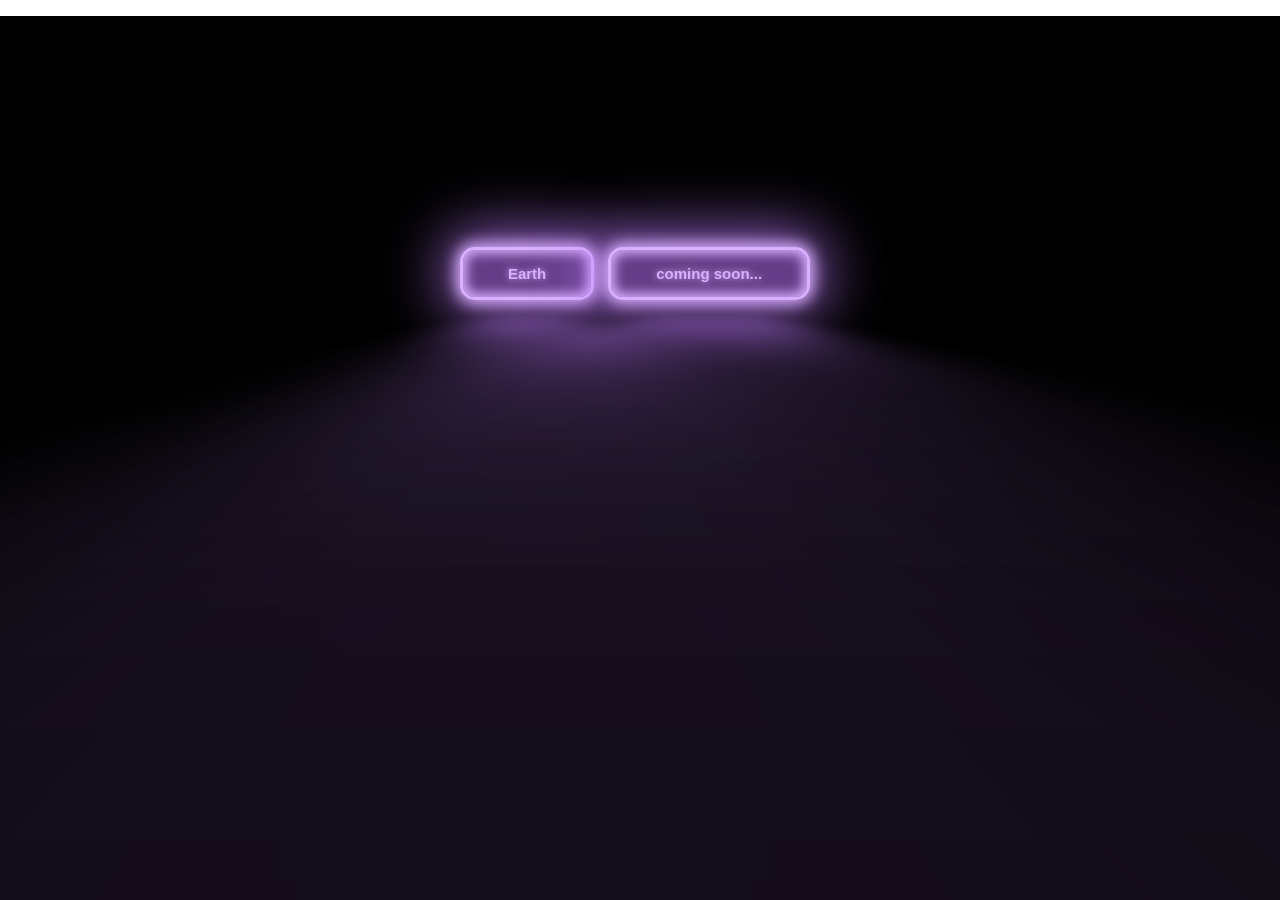
<file: index.html>
<!DOCTYPE html>
<html>
    <head>
        <link rel="stylesheet" href="style.css">
        <meta charset="UTF-8">
        <title>NationMC | MAP</title>
        <link rel="icon" href="favicon.ico">
    </head>
    <body>
        <ul class="sample">
            <li></li>
            <li></li>
            <li></li>
            <li></li>
        </ul>
        <div class="main">
            <a class="space"></a>
            <br><br>
            <button>Earth</button>
            <button>coming soon...</button>
        </div>
    </body>
</html>
</file>
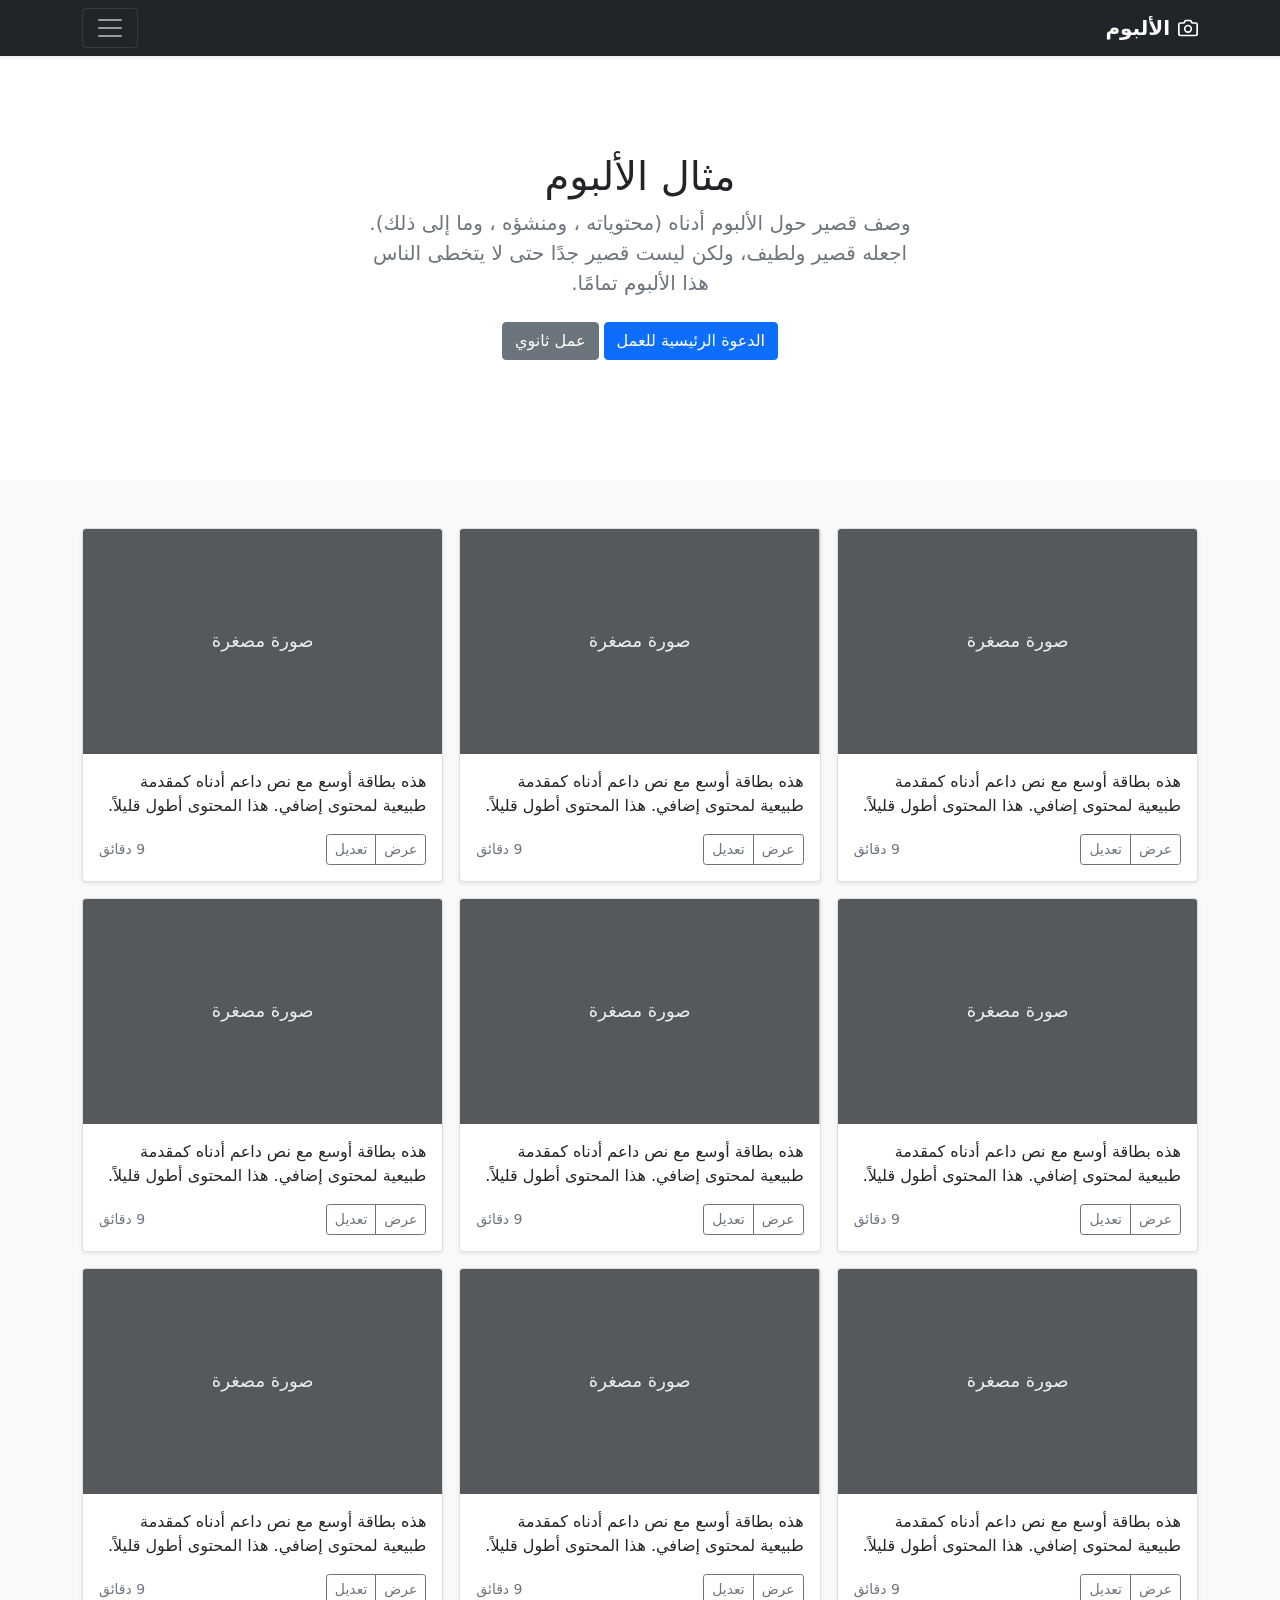
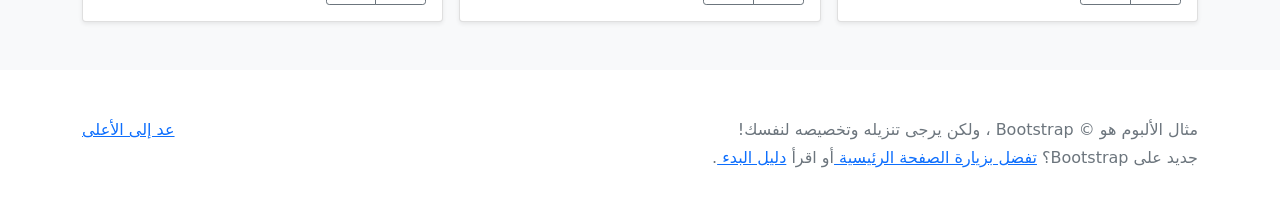
<file: test/album-rtl/index.html>
<!doctype html>
<html lang="ar" dir="rtl">
  <head>
    <meta charset="utf-8">
    <meta name="viewport" content="width=device-width, initial-scale=1">
    <meta name="description" content="">
    <meta name="author" content="Mark Otto, Jacob Thornton, and Bootstrap contributors">
    <meta name="generator" content="Hugo 0.84.0">
    <title>مثال الألبوم · Bootstrap v5.0</title>

    <link rel="canonical" href="https://getbootstrap.com/docs/5.0/examples/album-rtl/">

    

    <!-- Bootstrap core CSS -->
<link href="../assets/dist/css/bootstrap.rtl.min.css" rel="stylesheet">

    <style>
      .bd-placeholder-img {
        font-size: 1.125rem;
        text-anchor: middle;
        -webkit-user-select: none;
        -moz-user-select: none;
        user-select: none;
      }

      @media (min-width: 768px) {
        .bd-placeholder-img-lg {
          font-size: 3.5rem;
        }
      }
    </style>

    
  </head>
  <body>
    
<header>
  <div class="collapse bg-dark" id="navbarHeader">
    <div class="container">
      <div class="row">
        <div class="col-sm-8 col-md-7 py-4">
          <h4 class="text-white">حول</h4>
          <p class="text-muted">أضف بعض المعلومات حول الألبوم، المؤلف، أو أي سياق خلفية آخر. اجعلها بضع جمل حتى يتمكن الزوار من التقاط بعض التلميحات المفيدة. ثم اربطها ببعض مواقع التواصل الاجتماعي أو معلومات الاتصال.</p>
        </div>
        <div class="col-sm-4 offset-md-1 py-4">
          <h4 class="text-white">تواصل معي</h4>
          <ul class="list-unstyled">
            <li><a href="#" class="text-white">تابعني على تويتر</a></li>
            <li><a href="#" class="text-white">شاركني الإعجاب في فيسبوك</a></li>
            <li><a href="#" class="text-white">راسلني على البريد الإلكتروني</a></li>
          </ul>
        </div>
      </div>
    </div>
  </div>
  <div class="navbar navbar-dark bg-dark shadow-sm">
    <div class="container">
      <a href="#" class="navbar-brand d-flex align-items-center">
        <svg xmlns="http://www.w3.org/2000/svg" width="20" height="20" fill="none" stroke="currentColor" stroke-linecap="round" stroke-linejoin="round" stroke-width="2" aria-hidden="true" class="me-2" viewBox="0 0 24 24"><path d="M23 19a2 2 0 0 1-2 2H3a2 2 0 0 1-2-2V8a2 2 0 0 1 2-2h4l2-3h6l2 3h4a2 2 0 0 1 2 2z"/><circle cx="12" cy="13" r="4"/></svg>
        <strong>الألبوم</strong>
      </a>
      <button class="navbar-toggler" type="button" data-bs-toggle="collapse" data-bs-target="#navbarHeader" aria-controls="navbarHeader" aria-expanded="false" aria-label="تبديل التنقل">
        <span class="navbar-toggler-icon"></span>
      </button>
    </div>
  </div>
</header>

<main>

  <section class="py-5 text-center container">
    <div class="row py-lg-5">
      <div class="col-lg-6 col-md-8 mx-auto">
        <h1 class="fw-light">مثال الألبوم</h1>
        <p class="lead text-muted">وصف قصير حول الألبوم أدناه (محتوياته ، ومنشؤه ، وما إلى ذلك). اجعله قصير ولطيف، ولكن ليست قصير جدًا حتى لا يتخطى الناس هذا الألبوم تمامًا.</p>
        <p>
          <a href="#" class="btn btn-primary my-2">الدعوة الرئيسية للعمل</a>
          <a href="#" class="btn btn-secondary my-2">عمل ثانوي</a>
        </p>
      </div>
    </div>
  </section>

  <div class="album py-5 bg-light">
    <div class="container">

      <div class="row row-cols-1 row-cols-sm-2 row-cols-md-3 g-3">
        <div class="col">
          <div class="card shadow-sm">
            <svg class="bd-placeholder-img card-img-top" width="100%" height="225" xmlns="http://www.w3.org/2000/svg" role="img" aria-label="Placeholder: صورة مصغرة" preserveAspectRatio="xMidYMid slice" focusable="false"><title>Placeholder</title><rect width="100%" height="100%" fill="#55595c"/><text x="50%" y="50%" fill="#eceeef" dy=".3em">صورة مصغرة</text></svg>

            <div class="card-body">
              <p class="card-text">هذه بطاقة أوسع مع نص داعم أدناه كمقدمة طبيعية لمحتوى إضافي. هذا المحتوى أطول قليلاً.</p>
              <div class="d-flex justify-content-between align-items-center">
                <div class="btn-group">
                  <button type="button" class="btn btn-sm btn-outline-secondary">عرض</button>
                  <button type="button" class="btn btn-sm btn-outline-secondary">تعديل</button>
                </div>
                <small class="text-muted">9 دقائق</small>
              </div>
            </div>
          </div>
        </div>
        <div class="col">
          <div class="card shadow-sm">
            <svg class="bd-placeholder-img card-img-top" width="100%" height="225" xmlns="http://www.w3.org/2000/svg" role="img" aria-label="Placeholder: صورة مصغرة" preserveAspectRatio="xMidYMid slice" focusable="false"><title>Placeholder</title><rect width="100%" height="100%" fill="#55595c"/><text x="50%" y="50%" fill="#eceeef" dy=".3em">صورة مصغرة</text></svg>

            <div class="card-body">
              <p class="card-text">هذه بطاقة أوسع مع نص داعم أدناه كمقدمة طبيعية لمحتوى إضافي. هذا المحتوى أطول قليلاً.</p>
              <div class="d-flex justify-content-between align-items-center">
                <div class="btn-group">
                  <button type="button" class="btn btn-sm btn-outline-secondary">عرض</button>
                  <button type="button" class="btn btn-sm btn-outline-secondary">تعديل</button>
                </div>
                <small class="text-muted">9 دقائق</small>
              </div>
            </div>
          </div>
        </div>
        <div class="col">
          <div class="card shadow-sm">
            <svg class="bd-placeholder-img card-img-top" width="100%" height="225" xmlns="http://www.w3.org/2000/svg" role="img" aria-label="Placeholder: صورة مصغرة" preserveAspectRatio="xMidYMid slice" focusable="false"><title>Placeholder</title><rect width="100%" height="100%" fill="#55595c"/><text x="50%" y="50%" fill="#eceeef" dy=".3em">صورة مصغرة</text></svg>

            <div class="card-body">
              <p class="card-text">هذه بطاقة أوسع مع نص داعم أدناه كمقدمة طبيعية لمحتوى إضافي. هذا المحتوى أطول قليلاً.</p>
              <div class="d-flex justify-content-between align-items-center">
                <div class="btn-group">
                  <button type="button" class="btn btn-sm btn-outline-secondary">عرض</button>
                  <button type="button" class="btn btn-sm btn-outline-secondary">تعديل</button>
                </div>
                <small class="text-muted">9 دقائق</small>
              </div>
            </div>
          </div>
        </div>

        <div class="col">
          <div class="card shadow-sm">
            <svg class="bd-placeholder-img card-img-top" width="100%" height="225" xmlns="http://www.w3.org/2000/svg" role="img" aria-label="Placeholder: صورة مصغرة" preserveAspectRatio="xMidYMid slice" focusable="false"><title>Placeholder</title><rect width="100%" height="100%" fill="#55595c"/><text x="50%" y="50%" fill="#eceeef" dy=".3em">صورة مصغرة</text></svg>

            <div class="card-body">
              <p class="card-text">هذه بطاقة أوسع مع نص داعم أدناه كمقدمة طبيعية لمحتوى إضافي. هذا المحتوى أطول قليلاً.</p>
              <div class="d-flex justify-content-between align-items-center">
                <div class="btn-group">
                  <button type="button" class="btn btn-sm btn-outline-secondary">عرض</button>
                  <button type="button" class="btn btn-sm btn-outline-secondary">تعديل</button>
                </div>
                <small class="text-muted">9 دقائق</small>
              </div>
            </div>
          </div>
        </div>
        <div class="col">
          <div class="card shadow-sm">
            <svg class="bd-placeholder-img card-img-top" width="100%" height="225" xmlns="http://www.w3.org/2000/svg" role="img" aria-label="Placeholder: صورة مصغرة" preserveAspectRatio="xMidYMid slice" focusable="false"><title>Placeholder</title><rect width="100%" height="100%" fill="#55595c"/><text x="50%" y="50%" fill="#eceeef" dy=".3em">صورة مصغرة</text></svg>

            <div class="card-body">
              <p class="card-text">هذه بطاقة أوسع مع نص داعم أدناه كمقدمة طبيعية لمحتوى إضافي. هذا المحتوى أطول قليلاً.</p>
              <div class="d-flex justify-content-between align-items-center">
                <div class="btn-group">
                  <button type="button" class="btn btn-sm btn-outline-secondary">عرض</button>
                  <button type="button" class="btn btn-sm btn-outline-secondary">تعديل</button>
                </div>
                <small class="text-muted">9 دقائق</small>
              </div>
            </div>
          </div>
        </div>
        <div class="col">
          <div class="card shadow-sm">
            <svg class="bd-placeholder-img card-img-top" width="100%" height="225" xmlns="http://www.w3.org/2000/svg" role="img" aria-label="Placeholder: صورة مصغرة" preserveAspectRatio="xMidYMid slice" focusable="false"><title>Placeholder</title><rect width="100%" height="100%" fill="#55595c"/><text x="50%" y="50%" fill="#eceeef" dy=".3em">صورة مصغرة</text></svg>

            <div class="card-body">
              <p class="card-text">هذه بطاقة أوسع مع نص داعم أدناه كمقدمة طبيعية لمحتوى إضافي. هذا المحتوى أطول قليلاً.</p>
              <div class="d-flex justify-content-between align-items-center">
                <div class="btn-group">
                  <button type="button" class="btn btn-sm btn-outline-secondary">عرض</button>
                  <button type="button" class="btn btn-sm btn-outline-secondary">تعديل</button>
                </div>
                <small class="text-muted">9 دقائق</small>
              </div>
            </div>
          </div>
        </div>

        <div class="col">
          <div class="card shadow-sm">
            <svg class="bd-placeholder-img card-img-top" width="100%" height="225" xmlns="http://www.w3.org/2000/svg" role="img" aria-label="Placeholder: صورة مصغرة" preserveAspectRatio="xMidYMid slice" focusable="false"><title>Placeholder</title><rect width="100%" height="100%" fill="#55595c"/><text x="50%" y="50%" fill="#eceeef" dy=".3em">صورة مصغرة</text></svg>

            <div class="card-body">
              <p class="card-text">هذه بطاقة أوسع مع نص داعم أدناه كمقدمة طبيعية لمحتوى إضافي. هذا المحتوى أطول قليلاً.</p>
              <div class="d-flex justify-content-between align-items-center">
                <div class="btn-group">
                  <button type="button" class="btn btn-sm btn-outline-secondary">عرض</button>
                  <button type="button" class="btn btn-sm btn-outline-secondary">تعديل</button>
                </div>
                <small class="text-muted">9 دقائق</small>
              </div>
            </div>
          </div>
        </div>
        <div class="col">
          <div class="card shadow-sm">
            <svg class="bd-placeholder-img card-img-top" width="100%" height="225" xmlns="http://www.w3.org/2000/svg" role="img" aria-label="Placeholder: صورة مصغرة" preserveAspectRatio="xMidYMid slice" focusable="false"><title>Placeholder</title><rect width="100%" height="100%" fill="#55595c"/><text x="50%" y="50%" fill="#eceeef" dy=".3em">صورة مصغرة</text></svg>

            <div class="card-body">
              <p class="card-text">هذه بطاقة أوسع مع نص داعم أدناه كمقدمة طبيعية لمحتوى إضافي. هذا المحتوى أطول قليلاً.</p>
              <div class="d-flex justify-content-between align-items-center">
                <div class="btn-group">
                  <button type="button" class="btn btn-sm btn-outline-secondary">عرض</button>
                  <button type="button" class="btn btn-sm btn-outline-secondary">تعديل</button>
                </div>
                <small class="text-muted">9 دقائق</small>
              </div>
            </div>
          </div>
        </div>
        <div class="col">
          <div class="card shadow-sm">
            <svg class="bd-placeholder-img card-img-top" width="100%" height="225" xmlns="http://www.w3.org/2000/svg" role="img" aria-label="Placeholder: صورة مصغرة" preserveAspectRatio="xMidYMid slice" focusable="false"><title>Placeholder</title><rect width="100%" height="100%" fill="#55595c"/><text x="50%" y="50%" fill="#eceeef" dy=".3em">صورة مصغرة</text></svg>

            <div class="card-body">
              <p class="card-text">هذه بطاقة أوسع مع نص داعم أدناه كمقدمة طبيعية لمحتوى إضافي. هذا المحتوى أطول قليلاً.</p>
              <div class="d-flex justify-content-between align-items-center">
                <div class="btn-group">
                  <button type="button" class="btn btn-sm btn-outline-secondary">عرض</button>
                  <button type="button" class="btn btn-sm btn-outline-secondary">تعديل</button>
                </div>
                <small class="text-muted">9 دقائق</small>
              </div>
            </div>
          </div>
        </div>
      </div>
    </div>
  </div>

</main>

<footer class="text-muted py-5">
  <div class="container">
    <p class="float-end mb-1">
      <a href="#">عد إلى الأعلى</a>
    </p>
    <p class="mb-1">مثال الألبوم هو © Bootstrap ، ولكن يرجى تنزيله وتخصيصه لنفسك!</p>
    <p class="mb-0">جديد على Bootstrap؟ <a href="/"> تفضل بزيارة الصفحة الرئيسية </a> أو اقرأ <a href="../getting-started/introduction/ "> دليل البدء </a>.</p>
  </div>
</footer>


    <script src="../assets/dist/js/bootstrap.bundle.min.js"></script>

      
  </body>
</html>
</file>
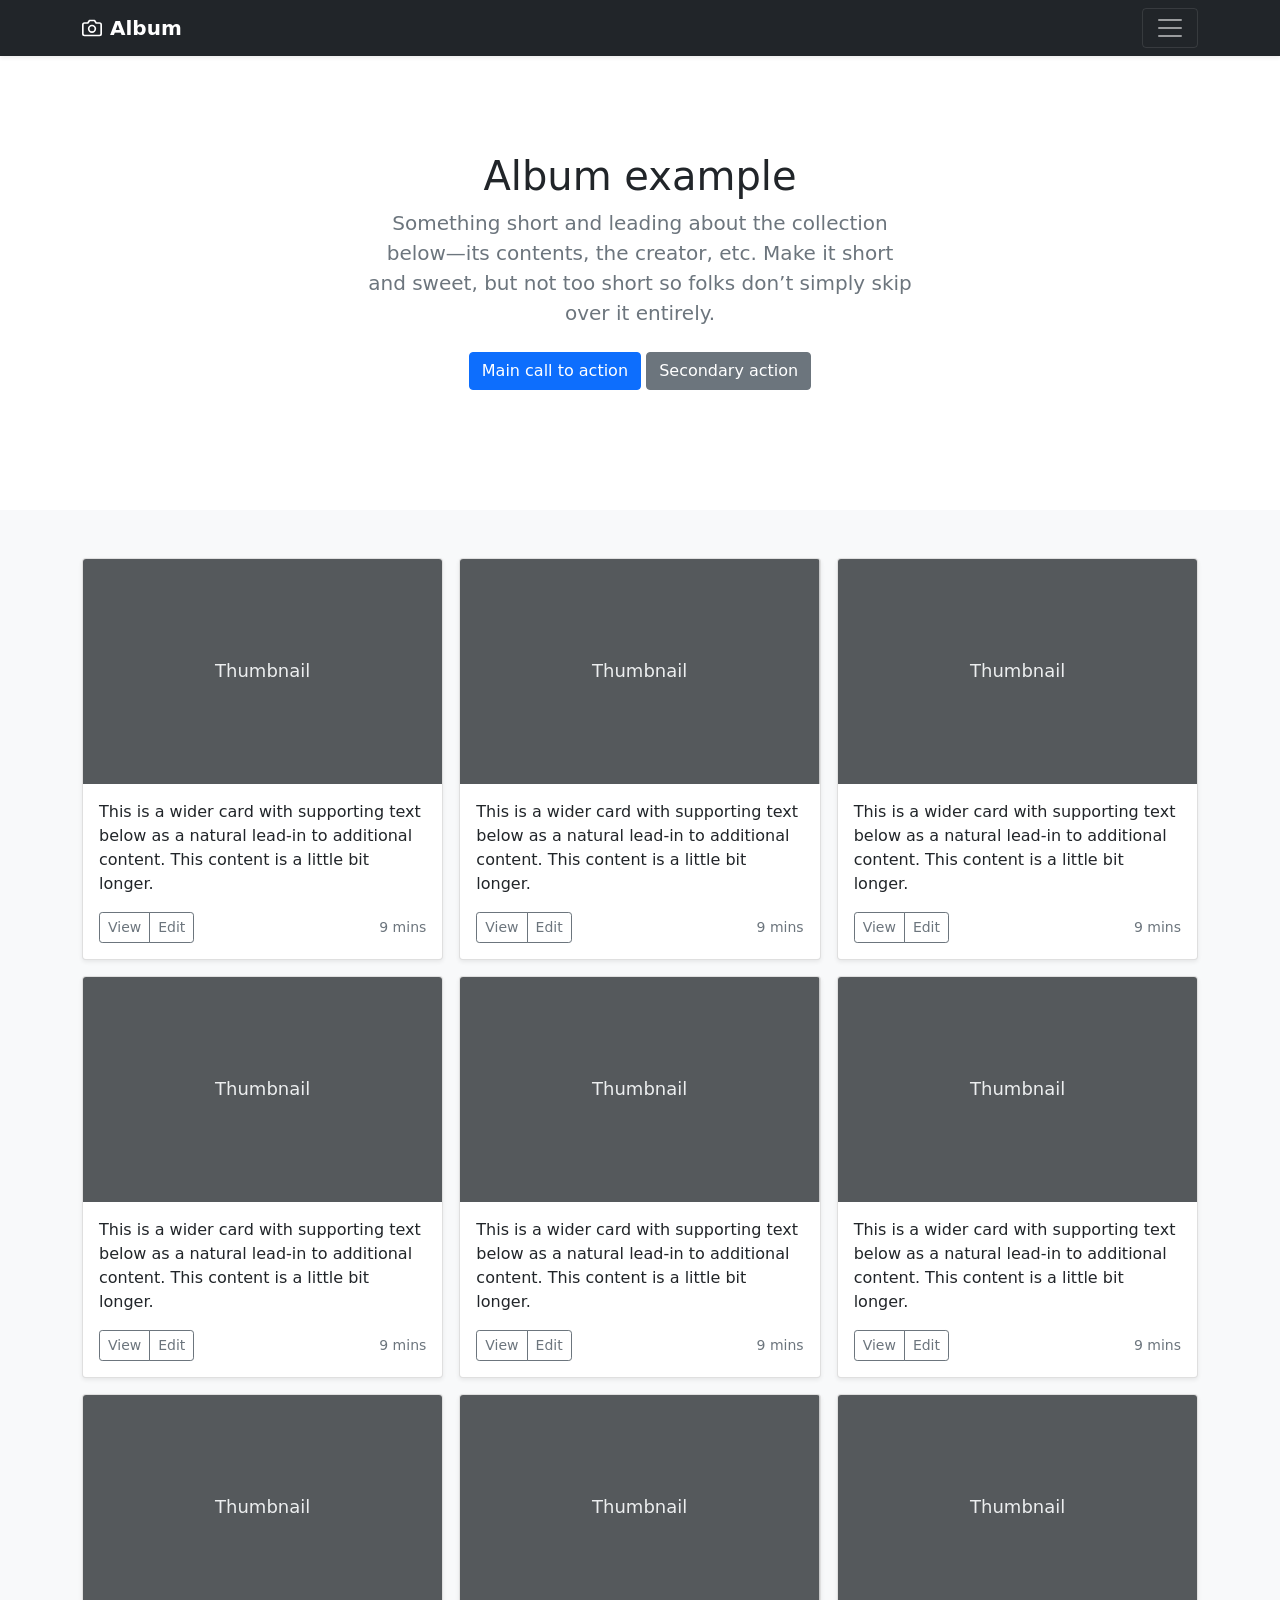
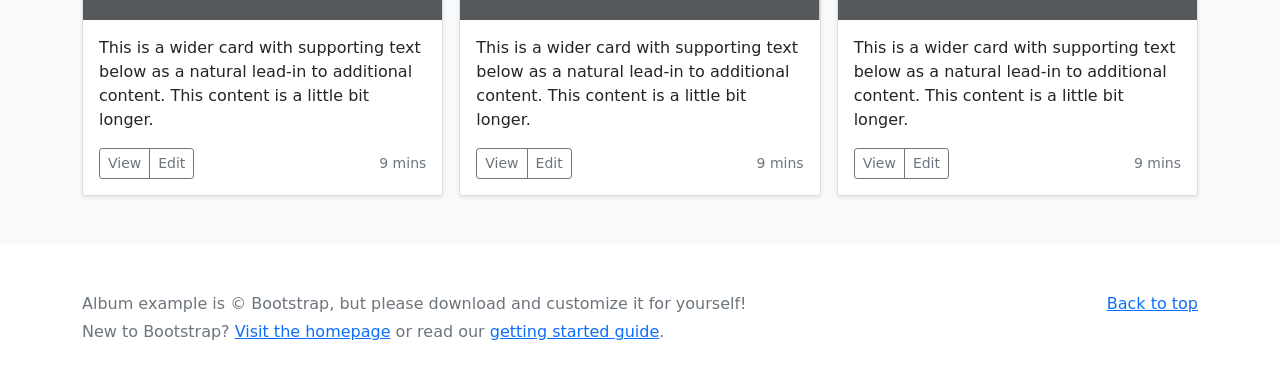
<file: test/album/index.html>
<!doctype html>
<html lang="en">
  <head>
    <meta charset="utf-8">
    <meta name="viewport" content="width=device-width, initial-scale=1">
    <meta name="description" content="">
    <meta name="author" content="Mark Otto, Jacob Thornton, and Bootstrap contributors">
    <meta name="generator" content="Hugo 0.84.0">
    <title>Album example · Bootstrap v5.0</title>

    <link rel="canonical" href="https://getbootstrap.com/docs/5.0/examples/album/">

    

    <!-- Bootstrap core CSS -->
<link href="../assets/dist/css/bootstrap.min.css" rel="stylesheet">

    <style>
      .bd-placeholder-img {
        font-size: 1.125rem;
        text-anchor: middle;
        -webkit-user-select: none;
        -moz-user-select: none;
        user-select: none;
      }

      @media (min-width: 768px) {
        .bd-placeholder-img-lg {
          font-size: 3.5rem;
        }
      }
    </style>

    
  </head>
  <body>
    
<header>
  <div class="collapse bg-dark" id="navbarHeader">
    <div class="container">
      <div class="row">
        <div class="col-sm-8 col-md-7 py-4">
          <h4 class="text-white">About</h4>
          <p class="text-muted">Add some information about the album below, the author, or any other background context. Make it a few sentences long so folks can pick up some informative tidbits. Then, link them off to some social networking sites or contact information.</p>
        </div>
        <div class="col-sm-4 offset-md-1 py-4">
          <h4 class="text-white">Contact</h4>
          <ul class="list-unstyled">
            <li><a href="#" class="text-white">Follow on Twitter</a></li>
            <li><a href="#" class="text-white">Like on Facebook</a></li>
            <li><a href="#" class="text-white">Email me</a></li>
          </ul>
        </div>
      </div>
    </div>
  </div>
  <div class="navbar navbar-dark bg-dark shadow-sm">
    <div class="container">
      <a href="#" class="navbar-brand d-flex align-items-center">
        <svg xmlns="http://www.w3.org/2000/svg" width="20" height="20" fill="none" stroke="currentColor" stroke-linecap="round" stroke-linejoin="round" stroke-width="2" aria-hidden="true" class="me-2" viewBox="0 0 24 24"><path d="M23 19a2 2 0 0 1-2 2H3a2 2 0 0 1-2-2V8a2 2 0 0 1 2-2h4l2-3h6l2 3h4a2 2 0 0 1 2 2z"/><circle cx="12" cy="13" r="4"/></svg>
        <strong>Album</strong>
      </a>
      <button class="navbar-toggler" type="button" data-bs-toggle="collapse" data-bs-target="#navbarHeader" aria-controls="navbarHeader" aria-expanded="false" aria-label="Toggle navigation">
        <span class="navbar-toggler-icon"></span>
      </button>
    </div>
  </div>
</header>

<main>

  <section class="py-5 text-center container">
    <div class="row py-lg-5">
      <div class="col-lg-6 col-md-8 mx-auto">
        <h1 class="fw-light">Album example</h1>
        <p class="lead text-muted">Something short and leading about the collection below—its contents, the creator, etc. Make it short and sweet, but not too short so folks don’t simply skip over it entirely.</p>
        <p>
          <a href="#" class="btn btn-primary my-2">Main call to action</a>
          <a href="#" class="btn btn-secondary my-2">Secondary action</a>
        </p>
      </div>
    </div>
  </section>

  <div class="album py-5 bg-light">
    <div class="container">

      <div class="row row-cols-1 row-cols-sm-2 row-cols-md-3 g-3">
        <div class="col">
          <div class="card shadow-sm">
            <svg class="bd-placeholder-img card-img-top" width="100%" height="225" xmlns="http://www.w3.org/2000/svg" role="img" aria-label="Placeholder: Thumbnail" preserveAspectRatio="xMidYMid slice" focusable="false"><title>Placeholder</title><rect width="100%" height="100%" fill="#55595c"/><text x="50%" y="50%" fill="#eceeef" dy=".3em">Thumbnail</text></svg>

            <div class="card-body">
              <p class="card-text">This is a wider card with supporting text below as a natural lead-in to additional content. This content is a little bit longer.</p>
              <div class="d-flex justify-content-between align-items-center">
                <div class="btn-group">
                  <button type="button" class="btn btn-sm btn-outline-secondary">View</button>
                  <button type="button" class="btn btn-sm btn-outline-secondary">Edit</button>
                </div>
                <small class="text-muted">9 mins</small>
              </div>
            </div>
          </div>
        </div>
        <div class="col">
          <div class="card shadow-sm">
            <svg class="bd-placeholder-img card-img-top" width="100%" height="225" xmlns="http://www.w3.org/2000/svg" role="img" aria-label="Placeholder: Thumbnail" preserveAspectRatio="xMidYMid slice" focusable="false"><title>Placeholder</title><rect width="100%" height="100%" fill="#55595c"/><text x="50%" y="50%" fill="#eceeef" dy=".3em">Thumbnail</text></svg>

            <div class="card-body">
              <p class="card-text">This is a wider card with supporting text below as a natural lead-in to additional content. This content is a little bit longer.</p>
              <div class="d-flex justify-content-between align-items-center">
                <div class="btn-group">
                  <button type="button" class="btn btn-sm btn-outline-secondary">View</button>
                  <button type="button" class="btn btn-sm btn-outline-secondary">Edit</button>
                </div>
                <small class="text-muted">9 mins</small>
              </div>
            </div>
          </div>
        </div>
        <div class="col">
          <div class="card shadow-sm">
            <svg class="bd-placeholder-img card-img-top" width="100%" height="225" xmlns="http://www.w3.org/2000/svg" role="img" aria-label="Placeholder: Thumbnail" preserveAspectRatio="xMidYMid slice" focusable="false"><title>Placeholder</title><rect width="100%" height="100%" fill="#55595c"/><text x="50%" y="50%" fill="#eceeef" dy=".3em">Thumbnail</text></svg>

            <div class="card-body">
              <p class="card-text">This is a wider card with supporting text below as a natural lead-in to additional content. This content is a little bit longer.</p>
              <div class="d-flex justify-content-between align-items-center">
                <div class="btn-group">
                  <button type="button" class="btn btn-sm btn-outline-secondary">View</button>
                  <button type="button" class="btn btn-sm btn-outline-secondary">Edit</button>
                </div>
                <small class="text-muted">9 mins</small>
              </div>
            </div>
          </div>
        </div>

        <div class="col">
          <div class="card shadow-sm">
            <svg class="bd-placeholder-img card-img-top" width="100%" height="225" xmlns="http://www.w3.org/2000/svg" role="img" aria-label="Placeholder: Thumbnail" preserveAspectRatio="xMidYMid slice" focusable="false"><title>Placeholder</title><rect width="100%" height="100%" fill="#55595c"/><text x="50%" y="50%" fill="#eceeef" dy=".3em">Thumbnail</text></svg>

            <div class="card-body">
              <p class="card-text">This is a wider card with supporting text below as a natural lead-in to additional content. This content is a little bit longer.</p>
              <div class="d-flex justify-content-between align-items-center">
                <div class="btn-group">
                  <button type="button" class="btn btn-sm btn-outline-secondary">View</button>
                  <button type="button" class="btn btn-sm btn-outline-secondary">Edit</button>
                </div>
                <small class="text-muted">9 mins</small>
              </div>
            </div>
          </div>
        </div>
        <div class="col">
          <div class="card shadow-sm">
            <svg class="bd-placeholder-img card-img-top" width="100%" height="225" xmlns="http://www.w3.org/2000/svg" role="img" aria-label="Placeholder: Thumbnail" preserveAspectRatio="xMidYMid slice" focusable="false"><title>Placeholder</title><rect width="100%" height="100%" fill="#55595c"/><text x="50%" y="50%" fill="#eceeef" dy=".3em">Thumbnail</text></svg>

            <div class="card-body">
              <p class="card-text">This is a wider card with supporting text below as a natural lead-in to additional content. This content is a little bit longer.</p>
              <div class="d-flex justify-content-between align-items-center">
                <div class="btn-group">
                  <button type="button" class="btn btn-sm btn-outline-secondary">View</button>
                  <button type="button" class="btn btn-sm btn-outline-secondary">Edit</button>
                </div>
                <small class="text-muted">9 mins</small>
              </div>
            </div>
          </div>
        </div>
        <div class="col">
          <div class="card shadow-sm">
            <svg class="bd-placeholder-img card-img-top" width="100%" height="225" xmlns="http://www.w3.org/2000/svg" role="img" aria-label="Placeholder: Thumbnail" preserveAspectRatio="xMidYMid slice" focusable="false"><title>Placeholder</title><rect width="100%" height="100%" fill="#55595c"/><text x="50%" y="50%" fill="#eceeef" dy=".3em">Thumbnail</text></svg>

            <div class="card-body">
              <p class="card-text">This is a wider card with supporting text below as a natural lead-in to additional content. This content is a little bit longer.</p>
              <div class="d-flex justify-content-between align-items-center">
                <div class="btn-group">
                  <button type="button" class="btn btn-sm btn-outline-secondary">View</button>
                  <button type="button" class="btn btn-sm btn-outline-secondary">Edit</button>
                </div>
                <small class="text-muted">9 mins</small>
              </div>
            </div>
          </div>
        </div>

        <div class="col">
          <div class="card shadow-sm">
            <svg class="bd-placeholder-img card-img-top" width="100%" height="225" xmlns="http://www.w3.org/2000/svg" role="img" aria-label="Placeholder: Thumbnail" preserveAspectRatio="xMidYMid slice" focusable="false"><title>Placeholder</title><rect width="100%" height="100%" fill="#55595c"/><text x="50%" y="50%" fill="#eceeef" dy=".3em">Thumbnail</text></svg>

            <div class="card-body">
              <p class="card-text">This is a wider card with supporting text below as a natural lead-in to additional content. This content is a little bit longer.</p>
              <div class="d-flex justify-content-between align-items-center">
                <div class="btn-group">
                  <button type="button" class="btn btn-sm btn-outline-secondary">View</button>
                  <button type="button" class="btn btn-sm btn-outline-secondary">Edit</button>
                </div>
                <small class="text-muted">9 mins</small>
              </div>
            </div>
          </div>
        </div>
        <div class="col">
          <div class="card shadow-sm">
            <svg class="bd-placeholder-img card-img-top" width="100%" height="225" xmlns="http://www.w3.org/2000/svg" role="img" aria-label="Placeholder: Thumbnail" preserveAspectRatio="xMidYMid slice" focusable="false"><title>Placeholder</title><rect width="100%" height="100%" fill="#55595c"/><text x="50%" y="50%" fill="#eceeef" dy=".3em">Thumbnail</text></svg>

            <div class="card-body">
              <p class="card-text">This is a wider card with supporting text below as a natural lead-in to additional content. This content is a little bit longer.</p>
              <div class="d-flex justify-content-between align-items-center">
                <div class="btn-group">
                  <button type="button" class="btn btn-sm btn-outline-secondary">View</button>
                  <button type="button" class="btn btn-sm btn-outline-secondary">Edit</button>
                </div>
                <small class="text-muted">9 mins</small>
              </div>
            </div>
          </div>
        </div>
        <div class="col">
          <div class="card shadow-sm">
            <svg class="bd-placeholder-img card-img-top" width="100%" height="225" xmlns="http://www.w3.org/2000/svg" role="img" aria-label="Placeholder: Thumbnail" preserveAspectRatio="xMidYMid slice" focusable="false"><title>Placeholder</title><rect width="100%" height="100%" fill="#55595c"/><text x="50%" y="50%" fill="#eceeef" dy=".3em">Thumbnail</text></svg>

            <div class="card-body">
              <p class="card-text">This is a wider card with supporting text below as a natural lead-in to additional content. This content is a little bit longer.</p>
              <div class="d-flex justify-content-between align-items-center">
                <div class="btn-group">
                  <button type="button" class="btn btn-sm btn-outline-secondary">View</button>
                  <button type="button" class="btn btn-sm btn-outline-secondary">Edit</button>
                </div>
                <small class="text-muted">9 mins</small>
              </div>
            </div>
          </div>
        </div>
      </div>
    </div>
  </div>

</main>

<footer class="text-muted py-5">
  <div class="container">
    <p class="float-end mb-1">
      <a href="#">Back to top</a>
    </p>
    <p class="mb-1">Album example is &copy; Bootstrap, but please download and customize it for yourself!</p>
    <p class="mb-0">New to Bootstrap? <a href="/">Visit the homepage</a> or read our <a href="../getting-started/introduction/">getting started guide</a>.</p>
  </div>
</footer>


    <script src="../assets/dist/js/bootstrap.bundle.min.js"></script>

      
  </body>
</html>
</file>
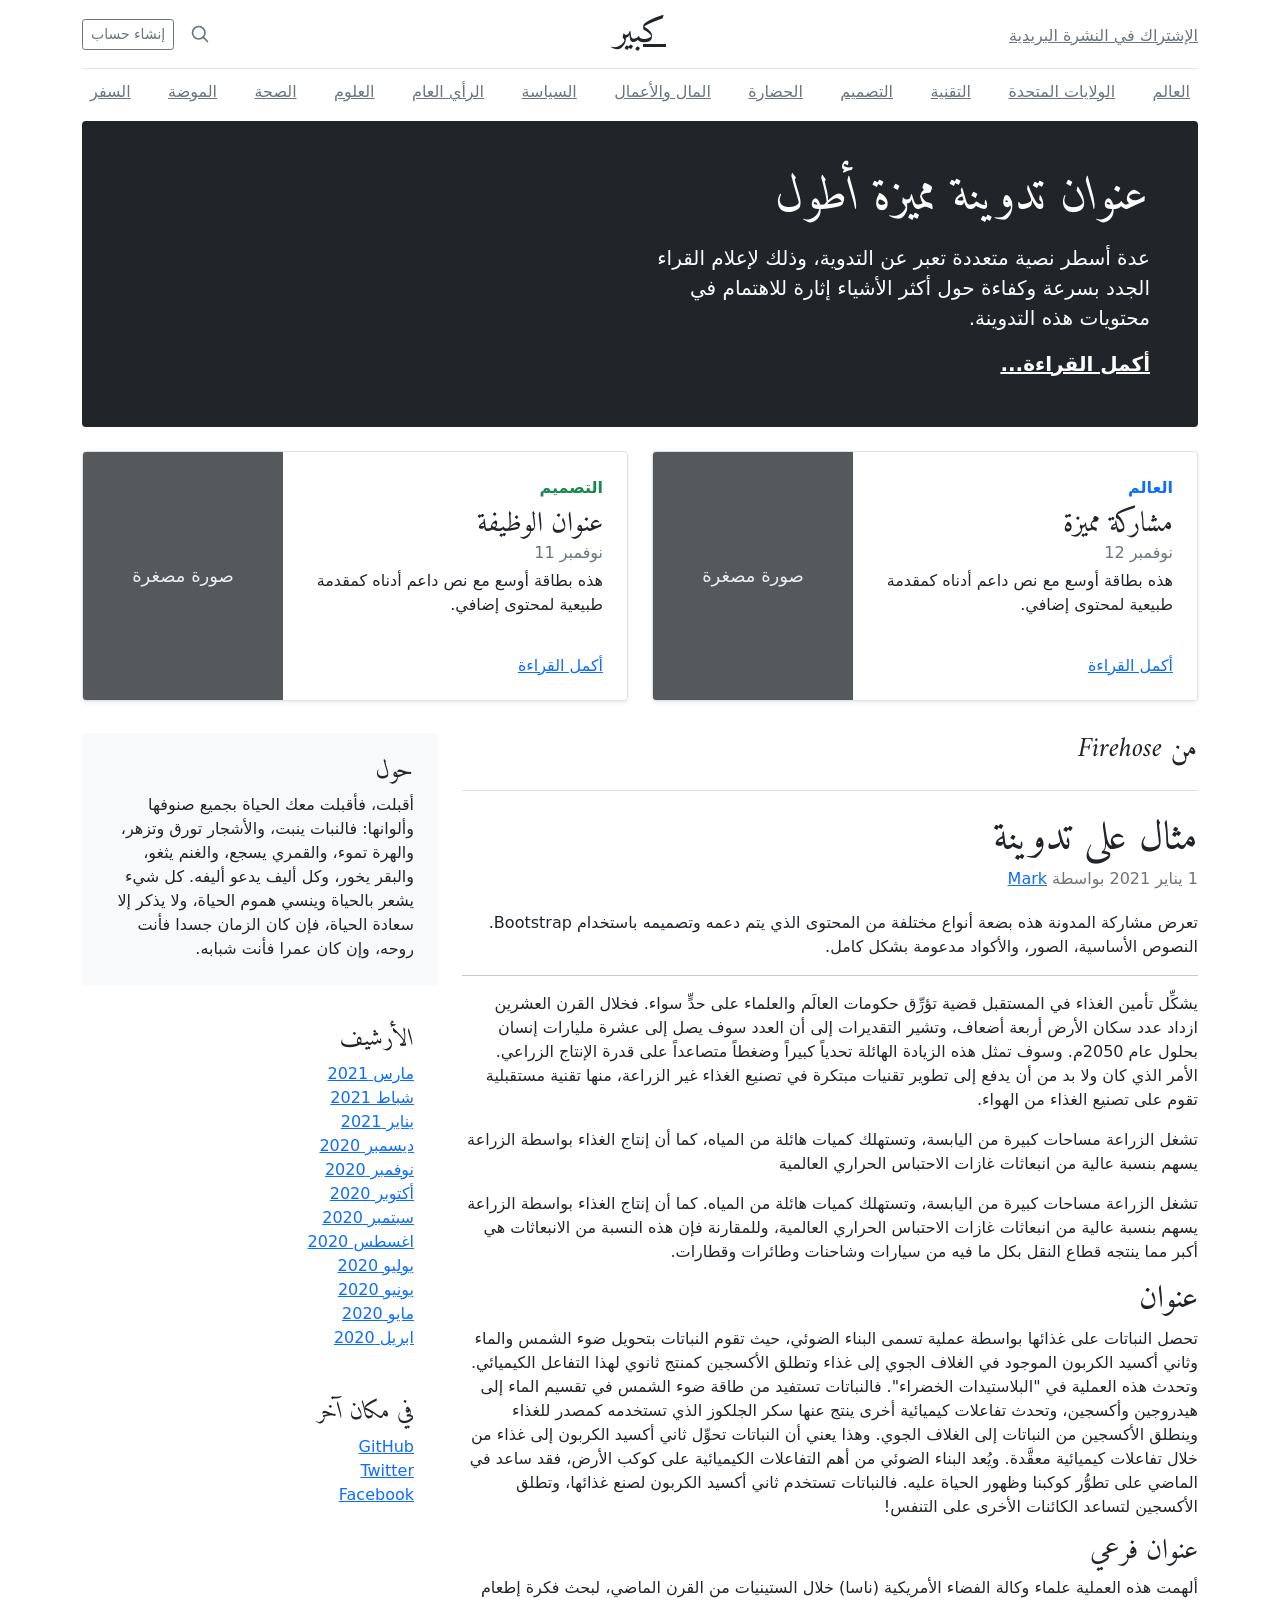
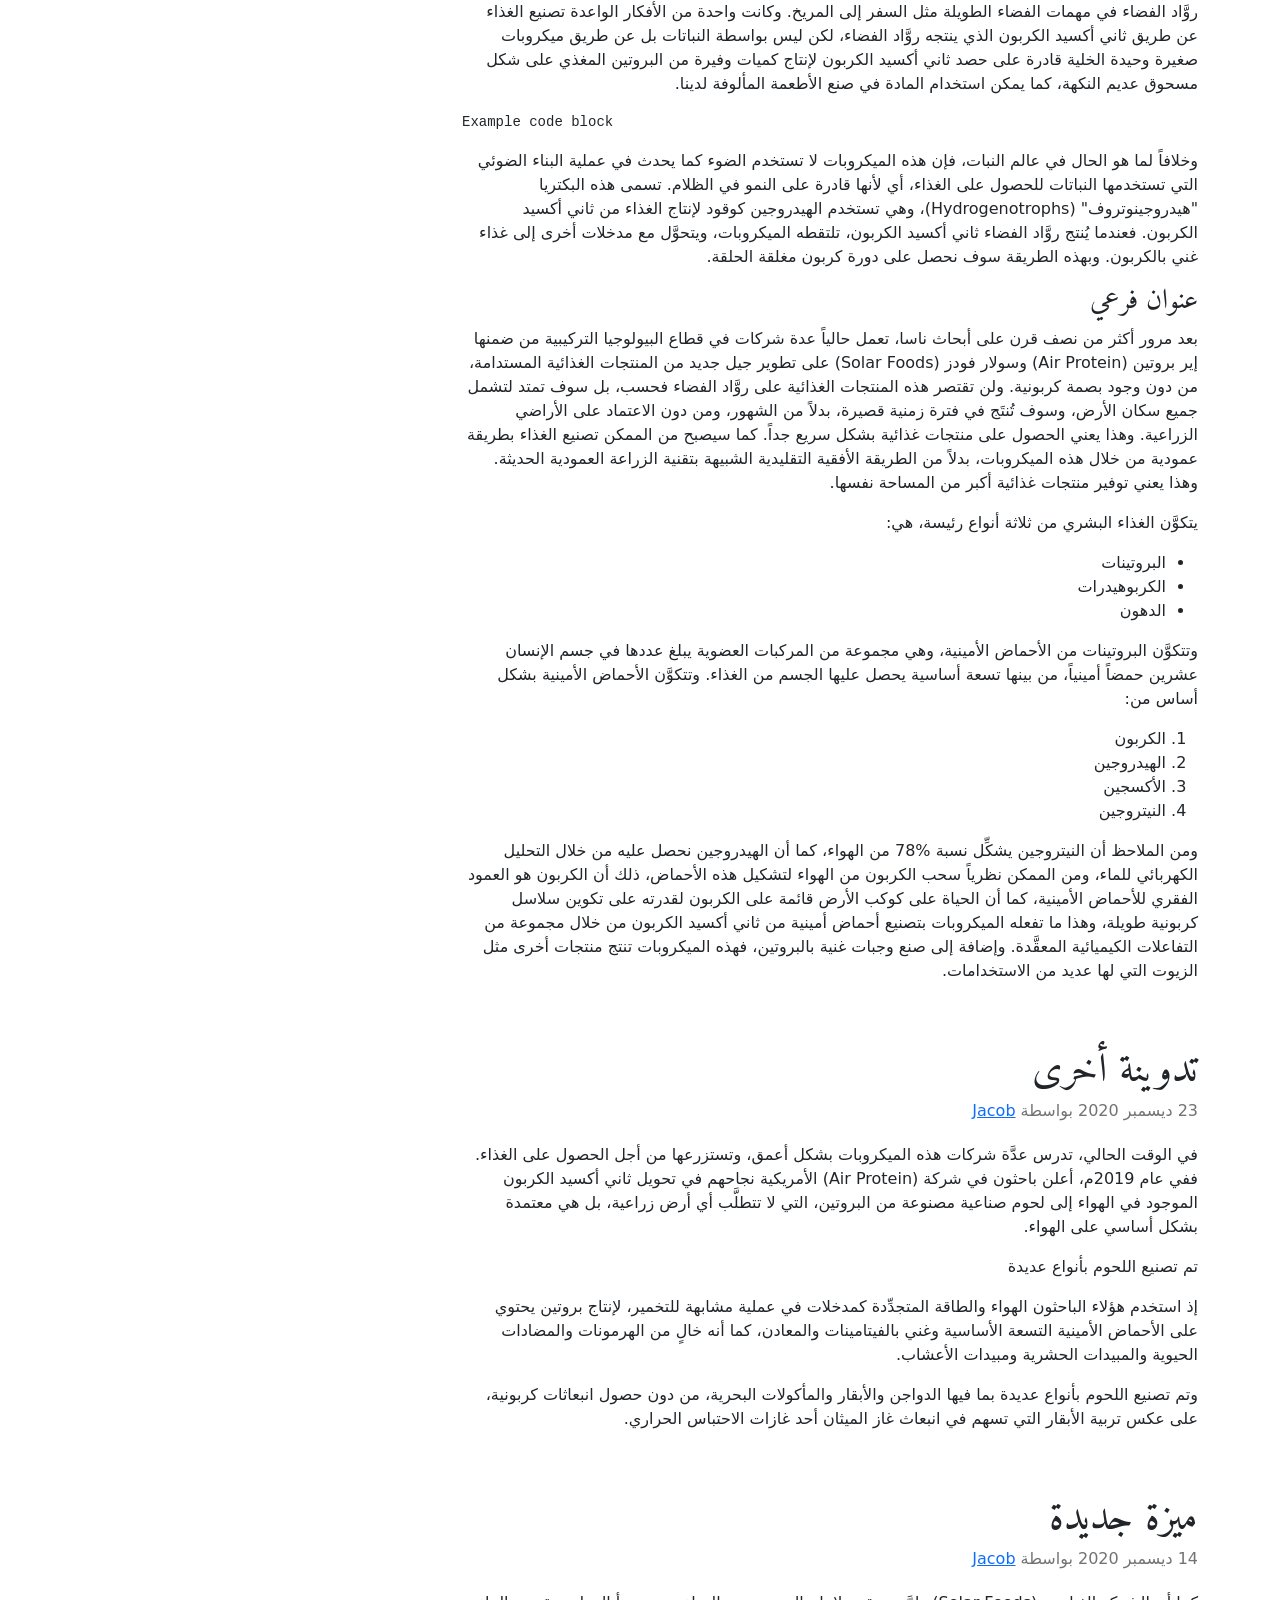
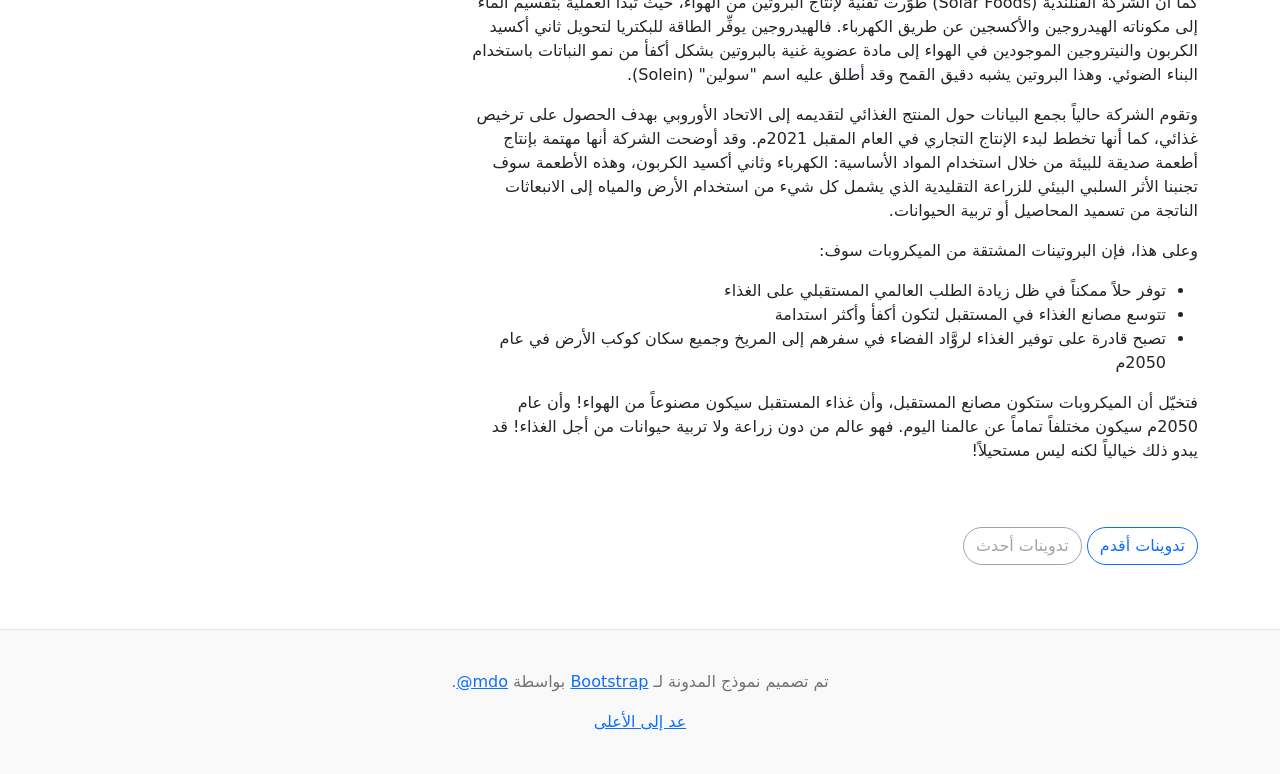
<file: test/blog-rtl/index.html>
<!doctype html>
<html lang="ar" dir="rtl">
  <head>
    <meta charset="utf-8">
    <meta name="viewport" content="width=device-width, initial-scale=1">
    <meta name="description" content="">
    <meta name="author" content="Mark Otto, Jacob Thornton, and Bootstrap contributors">
    <meta name="generator" content="Hugo 0.84.0">
    <title>قالب المدونة · Bootstrap v5.0</title>

    <link rel="canonical" href="https://getbootstrap.com/docs/5.0/examples/blog-rtl/">

    

    <!-- Bootstrap core CSS -->
<link href="../assets/dist/css/bootstrap.rtl.min.css" rel="stylesheet">

    <style>
      .bd-placeholder-img {
        font-size: 1.125rem;
        text-anchor: middle;
        -webkit-user-select: none;
        -moz-user-select: none;
        user-select: none;
      }

      @media (min-width: 768px) {
        .bd-placeholder-img-lg {
          font-size: 3.5rem;
        }
      }
    </style>

    
    <!-- Custom styles for this template -->
    <link href="https://fonts.googleapis.com/css?family=Amiri:wght@400;700&amp;display=swap" rel="stylesheet">
    <!-- Custom styles for this template -->
    <link href="../blog/blog.rtl.css" rel="stylesheet">
  </head>
  <body>
    
<div class="container">
  <header class="blog-header py-3">
    <div class="row flex-nowrap justify-content-between align-items-center">
      <div class="col-4 pt-1">
        <a class="link-secondary" href="#">الإشتراك في النشرة البريدية</a>
      </div>
      <div class="col-4 text-center">
        <a class="blog-header-logo text-dark" href="#">كبير</a>
      </div>
      <div class="col-4 d-flex justify-content-end align-items-center">
        <a class="link-secondary" href="#" aria-label="بحث">
          <svg xmlns="http://www.w3.org/2000/svg" width="20" height="20" fill="none" stroke="currentColor" stroke-linecap="round" stroke-linejoin="round" stroke-width="2" class="mx-3" role="img" viewBox="0 0 24 24"><title>بحث</title><circle cx="10.5" cy="10.5" r="7.5"/><path d="M21 21l-5.2-5.2"/></svg>
        </a>
        <a class="btn btn-sm btn-outline-secondary" href="#">إنشاء حساب</a>
      </div>
    </div>
  </header>

  <div class="nav-scroller py-1 mb-2">
    <nav class="nav d-flex justify-content-between">
      <a class="p-2 link-secondary" href="#">العالم</a>
      <a class="p-2 link-secondary" href="#">الولايات المتحدة</a>
      <a class="p-2 link-secondary" href="#">التقنية</a>
      <a class="p-2 link-secondary" href="#">التصميم</a>
      <a class="p-2 link-secondary" href="#">الحضارة</a>
      <a class="p-2 link-secondary" href="#">المال والأعمال</a>
      <a class="p-2 link-secondary" href="#">السياسة</a>
      <a class="p-2 link-secondary" href="#">الرأي العام</a>
      <a class="p-2 link-secondary" href="#">العلوم</a>
      <a class="p-2 link-secondary" href="#">الصحة</a>
      <a class="p-2 link-secondary" href="#">الموضة</a>
      <a class="p-2 link-secondary" href="#">السفر</a>
    </nav>
  </div>
</div>

<main class="container">
  <div class="p-4 p-md-5 mb-4 text-white rounded bg-dark">
    <div class="col-md-6 px-0">
      <h1 class="display-4 fst-italic">عنوان تدوينة مميزة أطول</h1>
      <p class="lead my-3">عدة أسطر نصية متعددة تعبر عن التدوية، وذلك لإعلام القراء الجدد بسرعة وكفاءة حول أكثر الأشياء إثارة للاهتمام في محتويات هذه التدوينة.</p>
      <p class="lead mb-0"><a href="#" class="text-white fw-bold">أكمل القراءة...</a></p>
    </div>
  </div>

  <div class="row mb-2">
    <div class="col-md-6">
      <div class="row g-0 border rounded overflow-hidden flex-md-row mb-4 shadow-sm h-md-250 position-relative">
        <div class="col p-4 d-flex flex-column position-static">
          <strong class="d-inline-block mb-2 text-primary">العالم</strong>
          <h3 class="mb-0">مشاركة مميزة</h3>
          <div class="mb-1 text-muted">نوفمبر 12</div>
          <p class="card-text mb-auto">هذه بطاقة أوسع مع نص داعم أدناه كمقدمة طبيعية لمحتوى إضافي.</p>
          <a href="#" class="stretched-link">أكمل القراءة</a>
        </div>
        <div class="col-auto d-none d-lg-block">
          <svg class="bd-placeholder-img" width="200" height="250" xmlns="http://www.w3.org/2000/svg" role="img" aria-label="Placeholder: صورة مصغرة" preserveAspectRatio="xMidYMid slice" focusable="false"><title>Placeholder</title><rect width="100%" height="100%" fill="#55595c"/><text x="50%" y="50%" fill="#eceeef" dy=".3em">صورة مصغرة</text></svg>

        </div>
      </div>
    </div>
    <div class="col-md-6">
      <div class="row g-0 border rounded overflow-hidden flex-md-row mb-4 shadow-sm h-md-250 position-relative">
        <div class="col p-4 d-flex flex-column position-static">
          <strong class="d-inline-block mb-2 text-success">التصميم</strong>
          <h3 class="mb-0">عنوان الوظيفة</h3>
          <div class="mb-1 text-muted">نوفمبر 11</div>
          <p class="mb-auto">هذه بطاقة أوسع مع نص داعم أدناه كمقدمة طبيعية لمحتوى إضافي.</p>
          <a href="#" class="stretched-link">أكمل القراءة</a>
        </div>
        <div class="col-auto d-none d-lg-block">
          <svg class="bd-placeholder-img" width="200" height="250" xmlns="http://www.w3.org/2000/svg" role="img" aria-label="Placeholder: صورة مصغرة" preserveAspectRatio="xMidYMid slice" focusable="false"><title>Placeholder</title><rect width="100%" height="100%" fill="#55595c"/><text x="50%" y="50%" fill="#eceeef" dy=".3em">صورة مصغرة</text></svg>

        </div>
      </div>
    </div>
  </div>

  <div class="row">
    <div class="col-md-8">
      <h3 class="pb-4 mb-4 fst-italic border-bottom">
        من Firehose
      </h3>

      <article class="blog-post">
        <h2 class="blog-post-title">مثال على تدوينة</h2>
        <p class="blog-post-meta">1 يناير 2021 بواسطة <a href="#"> Mark </a></p>

        <p>تعرض مشاركة المدونة هذه بضعة أنواع مختلفة من المحتوى الذي يتم دعمه وتصميمه باستخدام Bootstrap. النصوص الأساسية، الصور، والأكواد مدعومة بشكل كامل.</p>
        <hr>
        <p>يشكِّل تأمين الغذاء في المستقبل قضية تؤرِّق حكومات العالَم والعلماء على حدٍّ سواء. فخلال القرن العشرين ازداد عدد سكان الأرض أربعة أضعاف، وتشير التقديرات إلى أن العدد سوف يصل إلى عشرة مليارات إنسان بحلول عام 2050م. وسوف تمثل هذه الزيادة الهائلة تحدياً كبيراً وضغطاً متصاعداً على قدرة الإنتاج الزراعي. الأمر الذي كان ولا بد من أن يدفع إلى تطوير تقنيات مبتكرة في تصنيع الغذاء غير الزراعة، منها تقنية مستقبلية تقوم على تصنيع الغذاء من الهواء.</p>
        <blockquote>
          <p>تشغل الزراعة مساحات كبيرة من اليابسة، وتستهلك كميات هائلة من المياه، كما أن إنتاج الغذاء بواسطة الزراعة يسهم بنسبة عالية من انبعاثات غازات الاحتباس الحراري العالمية</p>
        </blockquote>
        <p>تشغل الزراعة مساحات كبيرة من اليابسة، وتستهلك كميات هائلة من المياه. كما أن إنتاج الغذاء بواسطة الزراعة يسهم بنسبة عالية من انبعاثات غازات الاحتباس الحراري العالمية، وللمقارنة فإن هذه النسبة من الانبعاثات هي أكبر مما ينتجه قطاع النقل بكل ما فيه من سيارات وشاحنات وطائرات وقطارات.</p>
        <h2>عنوان</h2>
        <p>تحصل النباتات على غذائها بواسطة عملية تسمى البناء الضوئي، حيث تقوم النباتات بتحويل ضوء الشمس والماء وثاني أكسيد الكربون الموجود في الغلاف الجوي إلى غذاء وتطلق الأكسجين كمنتج ثانوي لهذا التفاعل الكيميائي. وتحدث هذه العملية في "البلاستيدات الخضراء". فالنباتات تستفيد من طاقة ضوء الشمس في تقسيم الماء إلى هيدروجين وأكسجين، وتحدث تفاعلات كيميائية أخرى ينتج عنها سكر الجلكوز الذي تستخدمه كمصدر للغذاء وينطلق الأكسجين من النباتات إلى الغلاف الجوي. وهذا يعني أن النباتات تحوِّل ثاني أكسيد الكربون إلى غذاء من خلال تفاعلات كيميائية معقَّدة. ويُعد البناء الضوئي من أهم التفاعلات الكيميائية على كوكب الأرض، فقد ساعد في الماضي على تطوُّر كوكبنا وظهور الحياة عليه. فالنباتات تستخدم ثاني أكسيد الكربون لصنع غذائها، وتطلق الأكسجين لتساعد الكائنات الأخرى على التنفس!</p>
        <h3>عنوان فرعي</h3>
        <p>ألهمت هذه العملية علماء وكالة الفضاء الأمريكية (ناسا) خلال الستينيات من القرن الماضي، لبحث فكرة إطعام روَّاد الفضاء في مهمات الفضاء الطويلة مثل السفر إلى المريخ. وكانت واحدة من الأفكار الواعدة تصنيع الغذاء عن طريق ثاني أكسيد الكربون الذي ينتجه روَّاد الفضاء، لكن ليس بواسطة النباتات بل عن طريق ميكروبات صغيرة وحيدة الخلية قادرة على حصد ثاني أكسيد الكربون لإنتاج كميات وفيرة من البروتين المغذي على شكل مسحوق عديم النكهة، كما يمكن استخدام المادة في صنع الأطعمة المألوفة لدينا.</p>
        <pre><code>Example code block</code></pre>
        <p>وخلافاً لما هو الحال في عالم النبات، فإن هذه الميكروبات لا تستخدم الضوء كما يحدث في عملية البناء الضوئي التي تستخدمها النباتات للحصول على الغذاء، أي لأنها قادرة على النمو في الظلام. تسمى هذه البكتريا "هيدروجينوتروف" (Hydrogenotrophs)، وهي تستخدم الهيدروجين كوقود لإنتاج الغذاء من ثاني أكسيد الكربون. فعندما يُنتج روَّاد الفضاء ثاني أكسيد الكربون، تلتقطه الميكروبات، ويتحوَّل مع مدخلات أخرى إلى غذاء غني بالكربون. وبهذه الطريقة سوف نحصل على دورة كربون مغلقة الحلقة.</p>
        <h3>عنوان فرعي</h3>
        <p>بعد مرور أكثر من نصف قرن على أبحاث ناسا، تعمل حالياً عدة شركات في قطاع البيولوجيا التركيبية من ضمنها إير بروتين (Air Protein) وسولار فودز (Solar Foods) على تطوير جيل جديد من المنتجات الغذائية المستدامة، من دون وجود بصمة كربونية. ولن تقتصر هذه المنتجات الغذائية على روَّاد الفضاء فحسب، بل سوف تمتد لتشمل جميع سكان الأرض، وسوف تُنتَج في فترة زمنية قصيرة، بدلاً من الشهور، ومن دون الاعتماد على الأراضي الزراعية. وهذا يعني الحصول على منتجات غذائية بشكل سريع جداً. كما سيصبح من الممكن تصنيع الغذاء بطريقة عمودية من خلال هذه الميكروبات، بدلاً من الطريقة الأفقية التقليدية الشبيهة بتقنية الزراعة العمودية الحديثة. وهذا يعني توفير منتجات غذائية أكبر من المساحة نفسها.</p>
        <p>يتكوَّن الغذاء البشري من ثلاثة أنواع رئيسة، هي:</p>
        <ul>
          <li>البروتينات</li>
          <li>الكربوهيدرات</li>
          <li>الدهون</li>
        </ul>
        <p>وتتكوَّن البروتينات من الأحماض الأمينية، وهي مجموعة من المركبات العضوية يبلغ عددها في جسم الإنسان عشرين حمضاً أمينياً، من بينها تسعة أساسية يحصل عليها الجسم من الغذاء. وتتكوَّن الأحماض الأمينية بشكل أساس من:</p>
        <ol>
          <li>الكربون</li>
          <li>الهيدروجين</li>
          <li>الأكسجين</li>
          <li>النيتروجين</li>
        </ol>
        <p>ومن الملاحظ أن النيتروجين يشكِّل نسبة %78 من الهواء، كما أن الهيدروجين نحصل عليه من خلال التحليل الكهربائي للماء، ومن الممكن نظرياً سحب الكربون من الهواء لتشكيل هذه الأحماض، ذلك أن الكربون هو العمود الفقري للأحماض الأمينية، كما أن الحياة على كوكب الأرض قائمة على الكربون لقدرته على تكوين سلاسل كربونية طويلة، وهذا ما تفعله الميكروبات بتصنيع أحماض أمينية من ثاني أكسيد الكربون من خلال مجموعة من التفاعلات الكيميائية المعقَّدة. وإضافة إلى صنع وجبات غنية بالبروتين، فهذه الميكروبات تنتج منتجات أخرى مثل الزيوت التي لها عديد من الاستخدامات.</p>
      </article>

      <article class="blog-post">
        <h2 class="blog-post-title">تدوينة أخرى</h2>
        <p class="blog-post-meta">23 ديسمبر 2020 بواسطة <a href="#">Jacob</a></p>

        <p>في الوقت الحالي، تدرس عدَّة شركات هذه الميكروبات بشكل أعمق، وتستزرعها من أجل الحصول على الغذاء. ففي عام 2019م، أعلن باحثون في شركة (Air Protein) الأمريكية نجاحهم في تحويل ثاني أكسيد الكربون الموجود في الهواء إلى لحوم صناعية مصنوعة من البروتين، التي لا تتطلَّب أي أرض زراعية، بل هي معتمدة بشكل أساسي على الهواء.</p>
        <blockquote>
          <p>تم تصنيع اللحوم بأنواع عديدة</p>
        </blockquote>
        <p>إذ استخدم هؤلاء الباحثون الهواء والطاقة المتجدِّدة كمدخلات في عملية مشابهة للتخمير، لإنتاج بروتين يحتوي على الأحماض الأمينية التسعة الأساسية وغني بالفيتامينات والمعادن، كما أنه خالٍ من الهرمونات والمضادات الحيوية والمبيدات الحشرية ومبيدات الأعشاب.</p>
        <p> وتم تصنيع اللحوم بأنواع عديدة بما فيها الدواجن والأبقار والمأكولات البحرية، من دون حصول انبعاثات كربونية، على عكس تربية الأبقار التي تسهم في انبعاث غاز الميثان أحد غازات الاحتباس الحراري.</p>
      </article>

      <article class="blog-post">
        <h2 class="blog-post-title">ميزة جديدة</h2>
        <p class="blog-post-meta">14 ديسمبر 2020 بواسطة <a href="#">Jacob</a></p>

        <p>كما أن الشركة الفنلندية (Solar Foods) طوَّرت تقنية لإنتاج البروتين من الهواء، حيث تبدأ العملية بتقسيم الماء إلى مكوناته الهيدروجين والأكسجين عن طريق الكهرباء. فالهيدروجين يوفِّر الطاقة للبكتريا لتحويل ثاني أكسيد الكربون والنيتروجين الموجودين في الهواء إلى مادة عضوية غنية بالبروتين بشكل أكفأ من نمو النباتات باستخدام البناء الضوئي. وهذا البروتين يشبه دقيق القمح وقد أطلق عليه اسم "سولين" (Solein).</p>
        <p>وتقوم الشركة حالياً بجمع البيانات حول المنتج الغذائي لتقديمه إلى الاتحاد الأوروبي بهدف الحصول على ترخيص غذائي، كما أنها تخطط لبدء الإنتاج التجاري في العام المقبل 2021م. وقد أوضحت الشركة أنها مهتمة بإنتاج أطعمة صديقة للبيئة من خلال استخدام المواد الأساسية: الكهرباء وثاني أكسيد الكربون، وهذه الأطعمة سوف تجنبنا الأثر السلبي البيئي للزراعة التقليدية الذي يشمل كل شيء من استخدام الأرض والمياه إلى الانبعاثات الناتجة من تسميد المحاصيل أو تربية الحيوانات.</p>
        <p>وعلى هذا، فإن البروتينات المشتقة من الميكروبات سوف:</p>
        <ul>
          <li>توفر حلاً ممكناً في ظل زيادة الطلب العالمي المستقبلي على الغذاء</li>
          <li>تتوسع مصانع الغذاء في المستقبل لتكون أكفأ وأكثر استدامة</li>
          <li>تصبح قادرة على توفير الغذاء لروَّاد الفضاء في سفرهم إلى المريخ وجميع سكان كوكب الأرض في عام 2050م</li>
        </ul>
        <p>فتخيّل أن الميكروبات ستكون مصانع المستقبل، وأن غذاء المستقبل سيكون مصنوعاً من الهواء! وأن عام 2050م سيكون مختلفاً تماماً عن عالمنا اليوم. فهو عالم من دون زراعة ولا تربية حيوانات من أجل الغذاء! قد يبدو ذلك خيالياً لكنه ليس مستحيلاً!</p>
      </article>

      <nav class="blog-pagination" aria-label="Pagination">
        <a class="btn btn-outline-primary" href="#">تدوينات أقدم</a>
        <a class="btn btn-outline-secondary disabled" href="#" tabindex="-1" aria-disabled="true">تدوينات أحدث</a>
      </nav>

    </div>

    <div class="col-md-4">
      <div class="position-sticky" style="top: 2rem;">
        <div class="p-4 mb-3 bg-light rounded">
          <h4 class="fst-italic">حول</h4>
          <p class="mb-0">أقبلت، فأقبلت معك الحياة بجميع صنوفها وألوانها: فالنبات ينبت، والأشجار تورق وتزهر، والهرة تموء، والقمري يسجع، والغنم يثغو، والبقر يخور، وكل أليف يدعو أليفه. كل شيء يشعر بالحياة وينسي هموم الحياة، ولا يذكر إلا سعادة الحياة، فإن كان الزمان جسدا فأنت روحه، وإن كان عمرا فأنت شبابه.</p>
        </div>

        <div class="p-4">
          <h4 class="fst-italic">الأرشيف</h4>
          <ol class="list-unstyled mb-0">
            <li><a href="#">مارس 2021</a></li>
            <li><a href="#">شباط 2021</a></li>
            <li><a href="#">يناير 2021</a></li>
            <li><a href="#">ديسمبر 2020</a></li>
            <li><a href="#">نوفمبر 2020</a></li>
            <li><a href="#">أكتوبر 2020</a></li>
            <li><a href="#">سبتمبر 2020</a></li>
            <li><a href="#">اغسطس 2020</a></li>
            <li><a href="#">يوليو 2020</a></li>
            <li><a href="#">يونيو 2020</a></li>
            <li><a href="#">مايو 2020</a></li>
            <li><a href="#">ابريل 2020</a></li>
          </ol>
        </div>

        <div class="p-4">
          <h4 class="fst-italic">في مكان آخر</h4>
          <ol class="list-unstyled">
            <li><a href="#">GitHub</a></li>
            <li><a href="#">Twitter</a></li>
            <li><a href="#">Facebook</a></li>
          </ol>
        </div>
      </div>
    </div>
  </div>

</main>

<footer class="blog-footer">
  <p>تم تصميم نموذج المدونة لـ <a href="https://getbootstrap.com/">Bootstrap</a> بواسطة <a href="https://twitter.com/mdo"><bdi lang="en" dir="ltr">@mdo</bdi></a>.</p>
  <p>
    <a href="#">عد إلى الأعلى</a>
  </p>
</footer>


    
  </body>
</html>
</file>
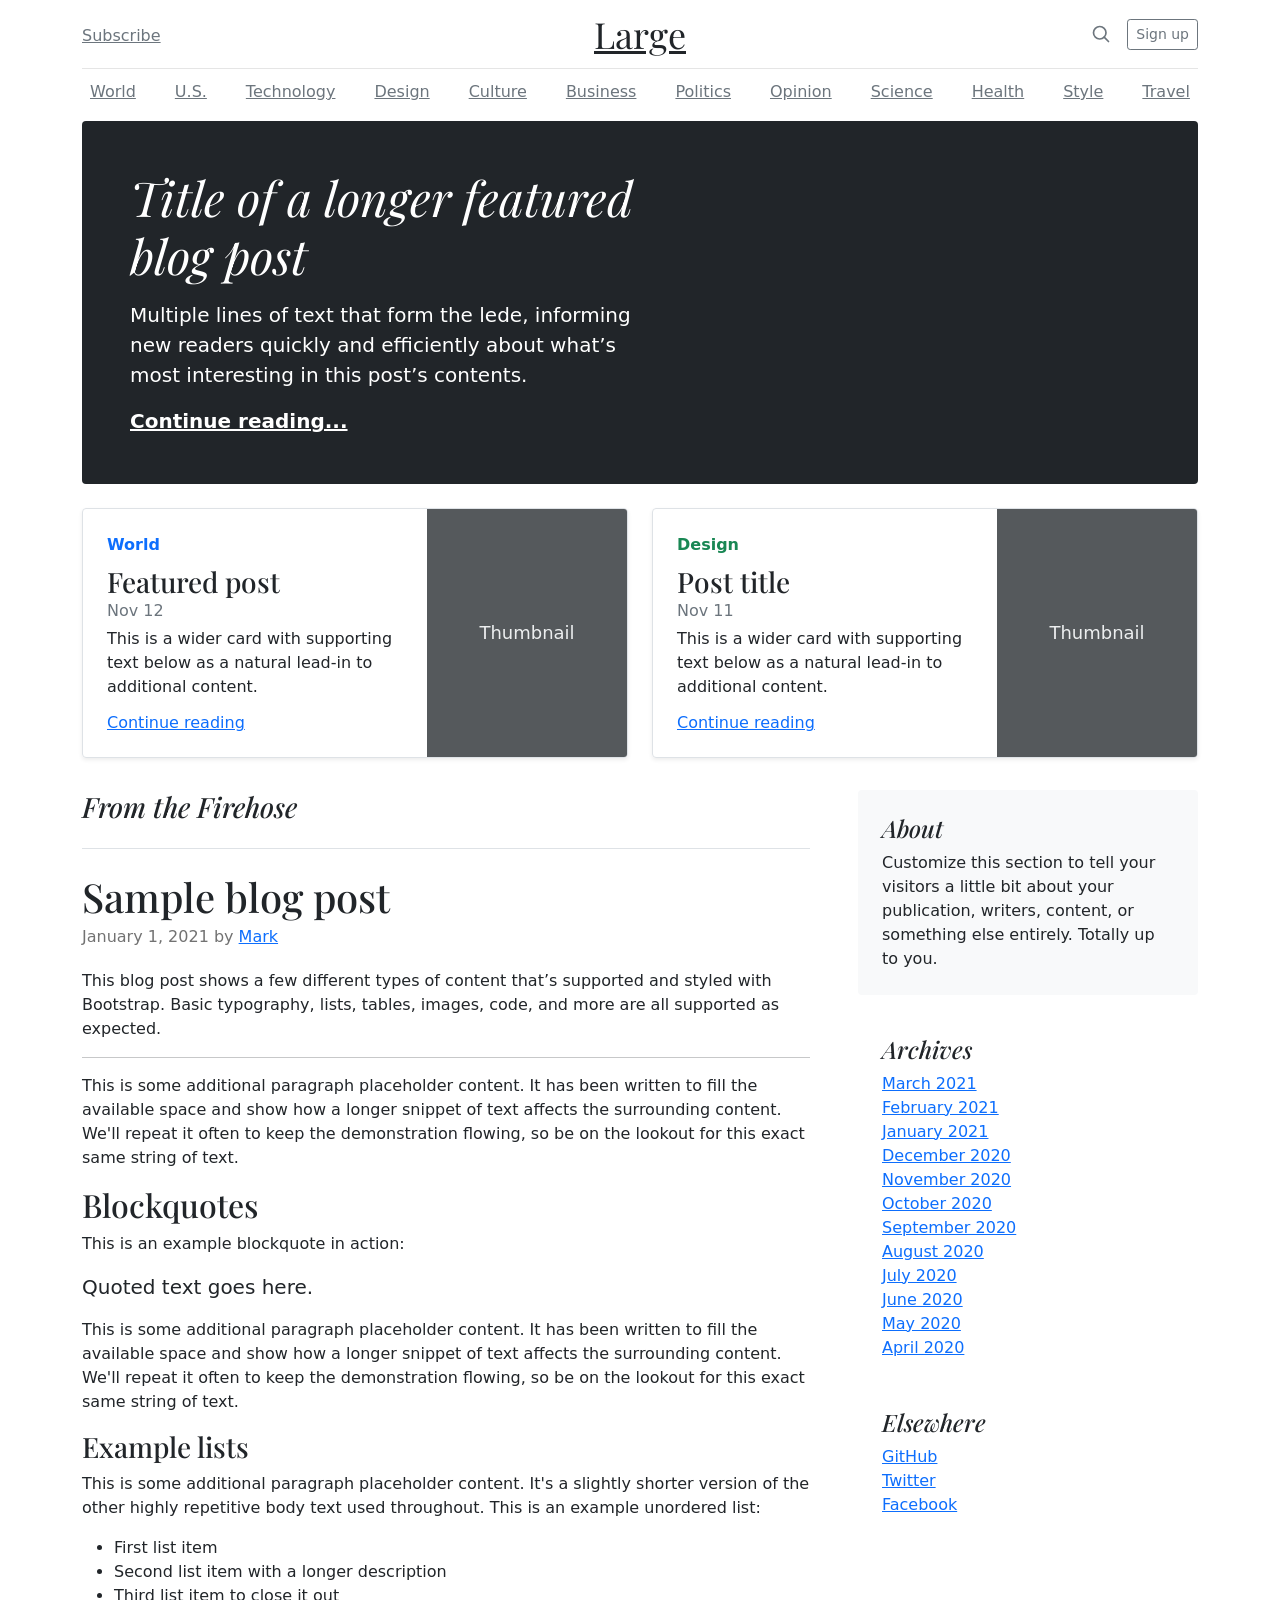
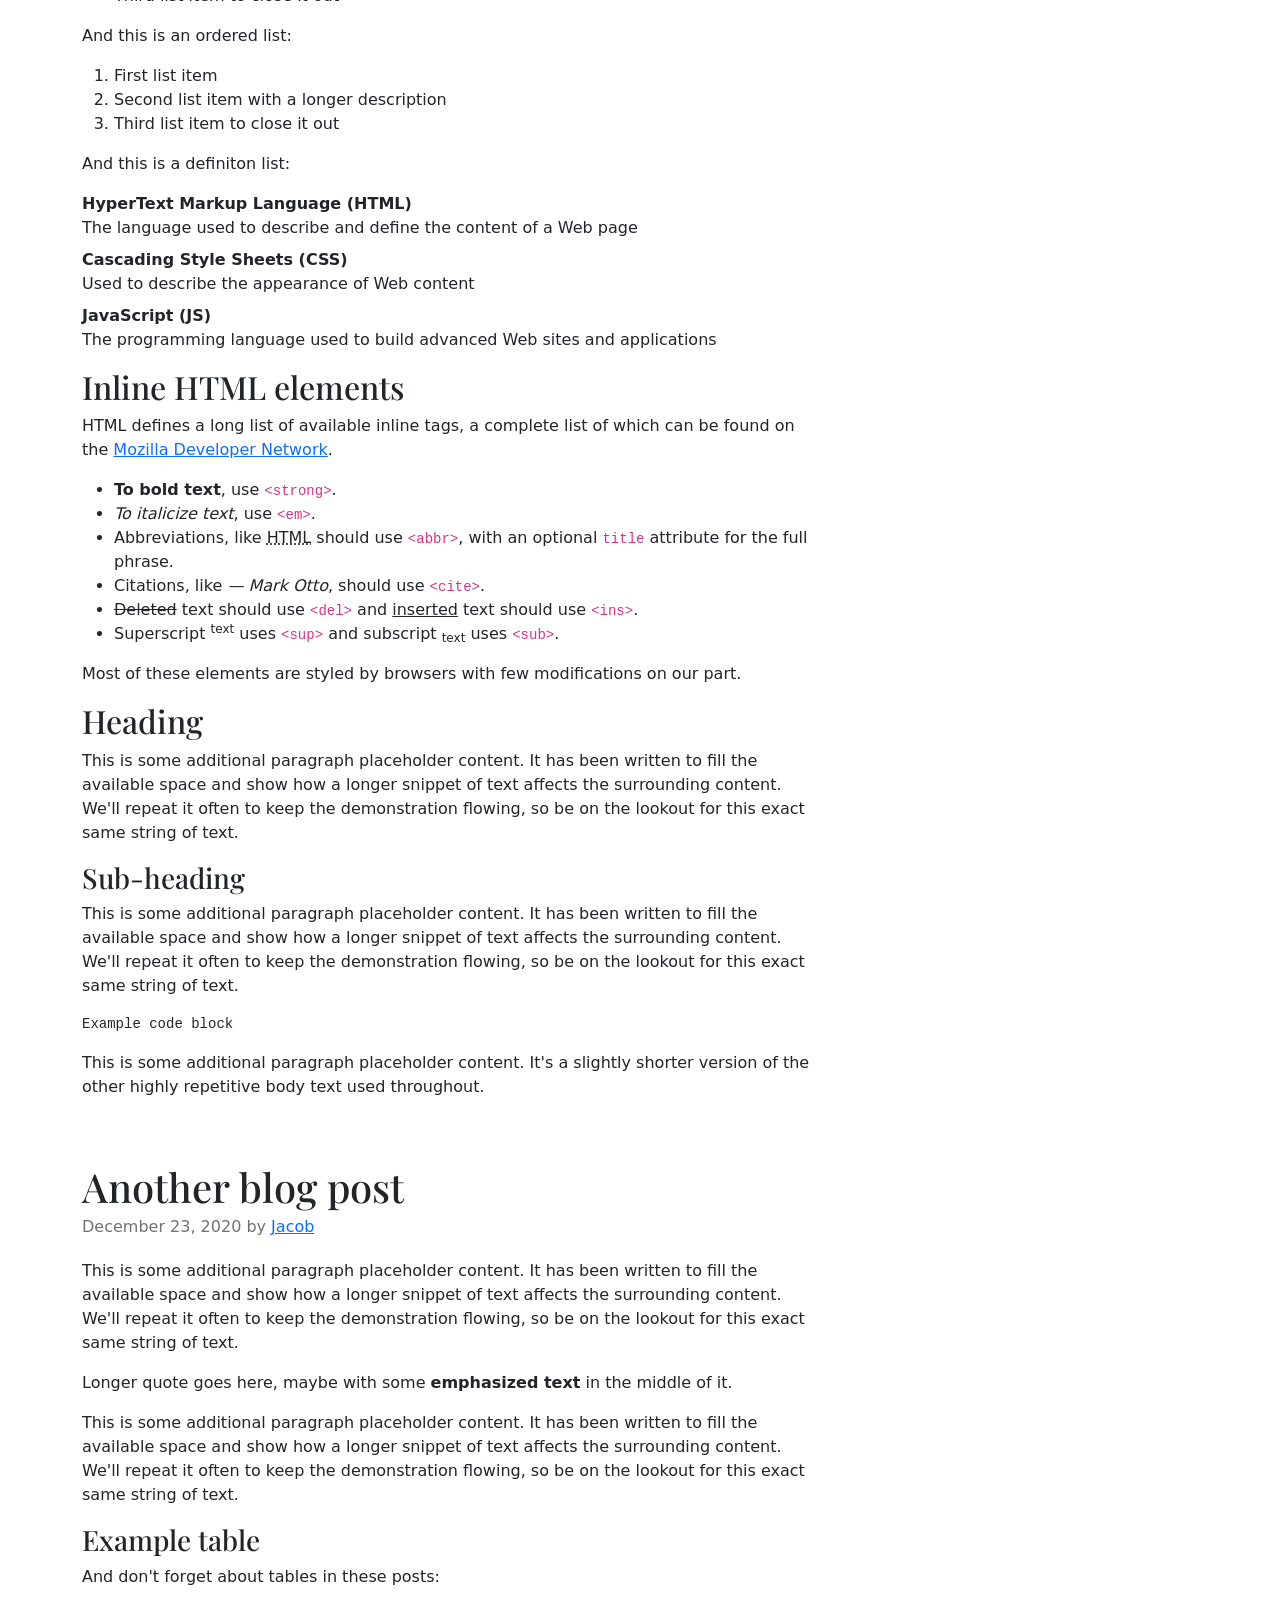
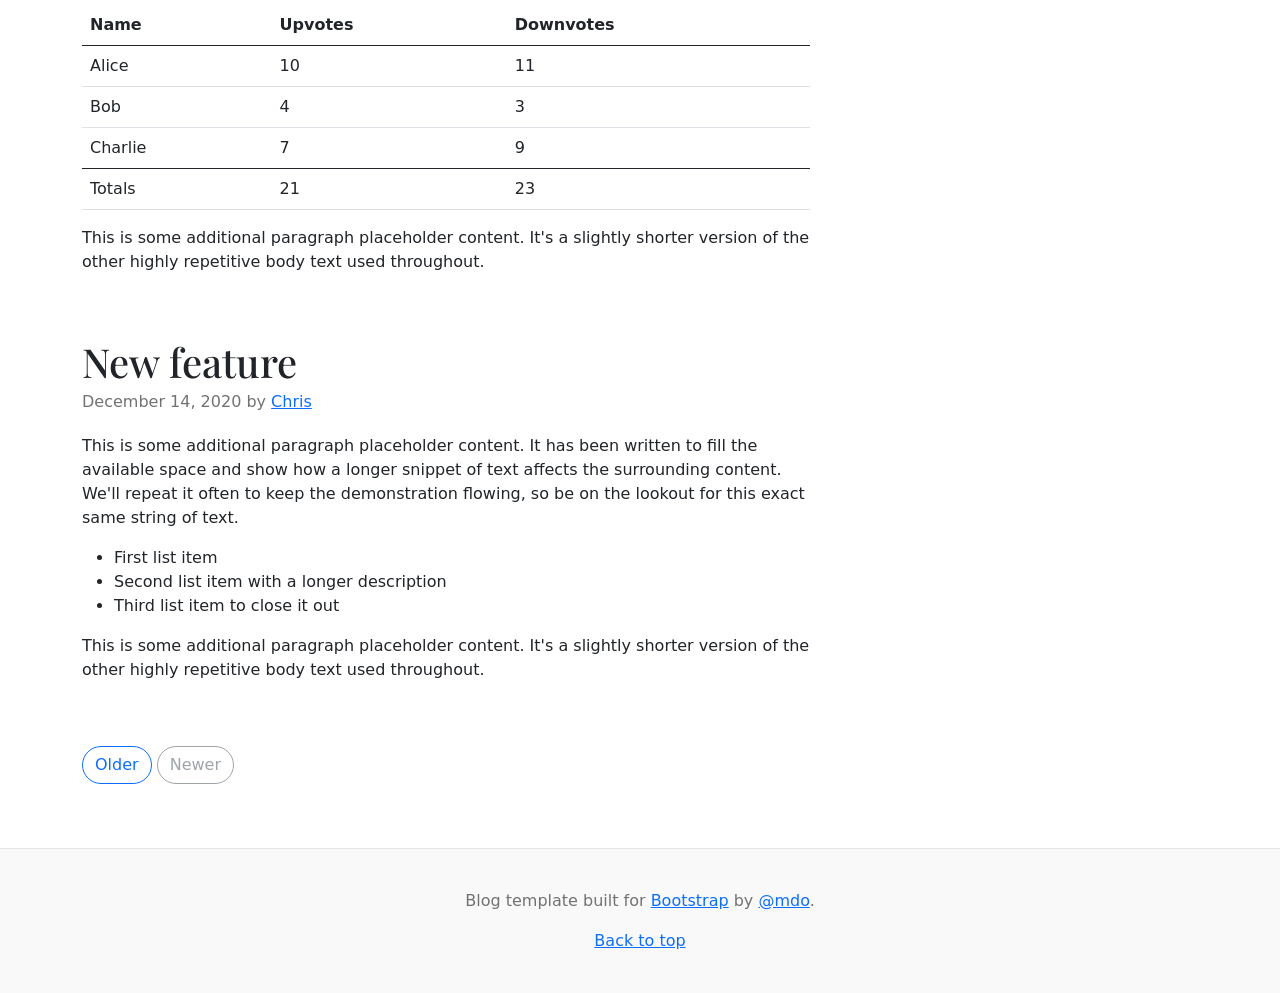
<file: test/blog/index.html>
<!doctype html>
<html lang="en">
  <head>
    <meta charset="utf-8">
    <meta name="viewport" content="width=device-width, initial-scale=1">
    <meta name="description" content="">
    <meta name="author" content="Mark Otto, Jacob Thornton, and Bootstrap contributors">
    <meta name="generator" content="Hugo 0.84.0">
    <title>Blog Template · Bootstrap v5.0</title>

    <link rel="canonical" href="https://getbootstrap.com/docs/5.0/examples/blog/">

    

    <!-- Bootstrap core CSS -->
<link href="../assets/dist/css/bootstrap.min.css" rel="stylesheet">

    <style>
      .bd-placeholder-img {
        font-size: 1.125rem;
        text-anchor: middle;
        -webkit-user-select: none;
        -moz-user-select: none;
        user-select: none;
      }

      @media (min-width: 768px) {
        .bd-placeholder-img-lg {
          font-size: 3.5rem;
        }
      }
    </style>

    
    <!-- Custom styles for this template -->
    <link href="https://fonts.googleapis.com/css?family=Playfair&#43;Display:700,900&amp;display=swap" rel="stylesheet">
    <!-- Custom styles for this template -->
    <link href="blog.css" rel="stylesheet">
  </head>
  <body>
    
<div class="container">
  <header class="blog-header py-3">
    <div class="row flex-nowrap justify-content-between align-items-center">
      <div class="col-4 pt-1">
        <a class="link-secondary" href="#">Subscribe</a>
      </div>
      <div class="col-4 text-center">
        <a class="blog-header-logo text-dark" href="#">Large</a>
      </div>
      <div class="col-4 d-flex justify-content-end align-items-center">
        <a class="link-secondary" href="#" aria-label="Search">
          <svg xmlns="http://www.w3.org/2000/svg" width="20" height="20" fill="none" stroke="currentColor" stroke-linecap="round" stroke-linejoin="round" stroke-width="2" class="mx-3" role="img" viewBox="0 0 24 24"><title>Search</title><circle cx="10.5" cy="10.5" r="7.5"/><path d="M21 21l-5.2-5.2"/></svg>
        </a>
        <a class="btn btn-sm btn-outline-secondary" href="#">Sign up</a>
      </div>
    </div>
  </header>

  <div class="nav-scroller py-1 mb-2">
    <nav class="nav d-flex justify-content-between">
      <a class="p-2 link-secondary" href="#">World</a>
      <a class="p-2 link-secondary" href="#">U.S.</a>
      <a class="p-2 link-secondary" href="#">Technology</a>
      <a class="p-2 link-secondary" href="#">Design</a>
      <a class="p-2 link-secondary" href="#">Culture</a>
      <a class="p-2 link-secondary" href="#">Business</a>
      <a class="p-2 link-secondary" href="#">Politics</a>
      <a class="p-2 link-secondary" href="#">Opinion</a>
      <a class="p-2 link-secondary" href="#">Science</a>
      <a class="p-2 link-secondary" href="#">Health</a>
      <a class="p-2 link-secondary" href="#">Style</a>
      <a class="p-2 link-secondary" href="#">Travel</a>
    </nav>
  </div>
</div>

<main class="container">
  <div class="p-4 p-md-5 mb-4 text-white rounded bg-dark">
    <div class="col-md-6 px-0">
      <h1 class="display-4 fst-italic">Title of a longer featured blog post</h1>
      <p class="lead my-3">Multiple lines of text that form the lede, informing new readers quickly and efficiently about what’s most interesting in this post’s contents.</p>
      <p class="lead mb-0"><a href="#" class="text-white fw-bold">Continue reading...</a></p>
    </div>
  </div>

  <div class="row mb-2">
    <div class="col-md-6">
      <div class="row g-0 border rounded overflow-hidden flex-md-row mb-4 shadow-sm h-md-250 position-relative">
        <div class="col p-4 d-flex flex-column position-static">
          <strong class="d-inline-block mb-2 text-primary">World</strong>
          <h3 class="mb-0">Featured post</h3>
          <div class="mb-1 text-muted">Nov 12</div>
          <p class="card-text mb-auto">This is a wider card with supporting text below as a natural lead-in to additional content.</p>
          <a href="#" class="stretched-link">Continue reading</a>
        </div>
        <div class="col-auto d-none d-lg-block">
          <svg class="bd-placeholder-img" width="200" height="250" xmlns="http://www.w3.org/2000/svg" role="img" aria-label="Placeholder: Thumbnail" preserveAspectRatio="xMidYMid slice" focusable="false"><title>Placeholder</title><rect width="100%" height="100%" fill="#55595c"/><text x="50%" y="50%" fill="#eceeef" dy=".3em">Thumbnail</text></svg>

        </div>
      </div>
    </div>
    <div class="col-md-6">
      <div class="row g-0 border rounded overflow-hidden flex-md-row mb-4 shadow-sm h-md-250 position-relative">
        <div class="col p-4 d-flex flex-column position-static">
          <strong class="d-inline-block mb-2 text-success">Design</strong>
          <h3 class="mb-0">Post title</h3>
          <div class="mb-1 text-muted">Nov 11</div>
          <p class="mb-auto">This is a wider card with supporting text below as a natural lead-in to additional content.</p>
          <a href="#" class="stretched-link">Continue reading</a>
        </div>
        <div class="col-auto d-none d-lg-block">
          <svg class="bd-placeholder-img" width="200" height="250" xmlns="http://www.w3.org/2000/svg" role="img" aria-label="Placeholder: Thumbnail" preserveAspectRatio="xMidYMid slice" focusable="false"><title>Placeholder</title><rect width="100%" height="100%" fill="#55595c"/><text x="50%" y="50%" fill="#eceeef" dy=".3em">Thumbnail</text></svg>

        </div>
      </div>
    </div>
  </div>

  <div class="row g-5">
    <div class="col-md-8">
      <h3 class="pb-4 mb-4 fst-italic border-bottom">
        From the Firehose
      </h3>

      <article class="blog-post">
        <h2 class="blog-post-title">Sample blog post</h2>
        <p class="blog-post-meta">January 1, 2021 by <a href="#">Mark</a></p>

        <p>This blog post shows a few different types of content that’s supported and styled with Bootstrap. Basic typography, lists, tables, images, code, and more are all supported as expected.</p>
        <hr>
        <p>This is some additional paragraph placeholder content. It has been written to fill the available space and show how a longer snippet of text affects the surrounding content. We'll repeat it often to keep the demonstration flowing, so be on the lookout for this exact same string of text.</p>
        <h2>Blockquotes</h2>
        <p>This is an example blockquote in action:</p>
        <blockquote class="blockquote">
          <p>Quoted text goes here.</p>
        </blockquote>
        <p>This is some additional paragraph placeholder content. It has been written to fill the available space and show how a longer snippet of text affects the surrounding content. We'll repeat it often to keep the demonstration flowing, so be on the lookout for this exact same string of text.</p>
        <h3>Example lists</h3>
        <p>This is some additional paragraph placeholder content. It's a slightly shorter version of the other highly repetitive body text used throughout. This is an example unordered list:</p>
        <ul>
          <li>First list item</li>
          <li>Second list item with a longer description</li>
          <li>Third list item to close it out</li>
        </ul>
        <p>And this is an ordered list:</p>
        <ol>
          <li>First list item</li>
          <li>Second list item with a longer description</li>
          <li>Third list item to close it out</li>
        </ol>
        <p>And this is a definiton list:</p>
        <dl>
          <dt>HyperText Markup Language (HTML)</dt>
          <dd>The language used to describe and define the content of a Web page</dd>
          <dt>Cascading Style Sheets (CSS)</dt>
          <dd>Used to describe the appearance of Web content</dd>
          <dt>JavaScript (JS)</dt>
          <dd>The programming language used to build advanced Web sites and applications</dd>
        </dl>
        <h2>Inline HTML elements</h2>
        <p>HTML defines a long list of available inline tags, a complete list of which can be found on the <a href="https://developer.mozilla.org/en-US/docs/Web/HTML/Element">Mozilla Developer Network</a>.</p>
        <ul>
          <li><strong>To bold text</strong>, use <code class="language-plaintext highlighter-rouge">&lt;strong&gt;</code>.</li>
          <li><em>To italicize text</em>, use <code class="language-plaintext highlighter-rouge">&lt;em&gt;</code>.</li>
          <li>Abbreviations, like <abbr title="HyperText Markup Langage">HTML</abbr> should use <code class="language-plaintext highlighter-rouge">&lt;abbr&gt;</code>, with an optional <code class="language-plaintext highlighter-rouge">title</code> attribute for the full phrase.</li>
          <li>Citations, like <cite>— Mark Otto</cite>, should use <code class="language-plaintext highlighter-rouge">&lt;cite&gt;</code>.</li>
          <li><del>Deleted</del> text should use <code class="language-plaintext highlighter-rouge">&lt;del&gt;</code> and <ins>inserted</ins> text should use <code class="language-plaintext highlighter-rouge">&lt;ins&gt;</code>.</li>
          <li>Superscript <sup>text</sup> uses <code class="language-plaintext highlighter-rouge">&lt;sup&gt;</code> and subscript <sub>text</sub> uses <code class="language-plaintext highlighter-rouge">&lt;sub&gt;</code>.</li>
        </ul>
        <p>Most of these elements are styled by browsers with few modifications on our part.</p>
        <h2>Heading</h2>
        <p>This is some additional paragraph placeholder content. It has been written to fill the available space and show how a longer snippet of text affects the surrounding content. We'll repeat it often to keep the demonstration flowing, so be on the lookout for this exact same string of text.</p>
        <h3>Sub-heading</h3>
        <p>This is some additional paragraph placeholder content. It has been written to fill the available space and show how a longer snippet of text affects the surrounding content. We'll repeat it often to keep the demonstration flowing, so be on the lookout for this exact same string of text.</p>
        <pre><code>Example code block</code></pre>
        <p>This is some additional paragraph placeholder content. It's a slightly shorter version of the other highly repetitive body text used throughout.</p>
      </article>

      <article class="blog-post">
        <h2 class="blog-post-title">Another blog post</h2>
        <p class="blog-post-meta">December 23, 2020 by <a href="#">Jacob</a></p>

        <p>This is some additional paragraph placeholder content. It has been written to fill the available space and show how a longer snippet of text affects the surrounding content. We'll repeat it often to keep the demonstration flowing, so be on the lookout for this exact same string of text.</p>
        <blockquote>
          <p>Longer quote goes here, maybe with some <strong>emphasized text</strong> in the middle of it.</p>
        </blockquote>
        <p>This is some additional paragraph placeholder content. It has been written to fill the available space and show how a longer snippet of text affects the surrounding content. We'll repeat it often to keep the demonstration flowing, so be on the lookout for this exact same string of text.</p>
        <h3>Example table</h3>
        <p>And don't forget about tables in these posts:</p>
        <table class="table">
          <thead>
            <tr>
              <th>Name</th>
              <th>Upvotes</th>
              <th>Downvotes</th>
            </tr>
          </thead>
          <tbody>
            <tr>
              <td>Alice</td>
              <td>10</td>
              <td>11</td>
            </tr>
            <tr>
              <td>Bob</td>
              <td>4</td>
              <td>3</td>
            </tr>
            <tr>
              <td>Charlie</td>
              <td>7</td>
              <td>9</td>
            </tr>
          </tbody>
          <tfoot>
            <tr>
              <td>Totals</td>
              <td>21</td>
              <td>23</td>
            </tr>
          </tfoot>
        </table>

        <p>This is some additional paragraph placeholder content. It's a slightly shorter version of the other highly repetitive body text used throughout.</p>
      </article>

      <article class="blog-post">
        <h2 class="blog-post-title">New feature</h2>
        <p class="blog-post-meta">December 14, 2020 by <a href="#">Chris</a></p>

        <p>This is some additional paragraph placeholder content. It has been written to fill the available space and show how a longer snippet of text affects the surrounding content. We'll repeat it often to keep the demonstration flowing, so be on the lookout for this exact same string of text.</p>
        <ul>
          <li>First list item</li>
          <li>Second list item with a longer description</li>
          <li>Third list item to close it out</li>
        </ul>
        <p>This is some additional paragraph placeholder content. It's a slightly shorter version of the other highly repetitive body text used throughout.</p>
      </article>

      <nav class="blog-pagination" aria-label="Pagination">
        <a class="btn btn-outline-primary" href="#">Older</a>
        <a class="btn btn-outline-secondary disabled" href="#" tabindex="-1" aria-disabled="true">Newer</a>
      </nav>

    </div>

    <div class="col-md-4">
      <div class="position-sticky" style="top: 2rem;">
        <div class="p-4 mb-3 bg-light rounded">
          <h4 class="fst-italic">About</h4>
          <p class="mb-0">Customize this section to tell your visitors a little bit about your publication, writers, content, or something else entirely. Totally up to you.</p>
        </div>

        <div class="p-4">
          <h4 class="fst-italic">Archives</h4>
          <ol class="list-unstyled mb-0">
            <li><a href="#">March 2021</a></li>
            <li><a href="#">February 2021</a></li>
            <li><a href="#">January 2021</a></li>
            <li><a href="#">December 2020</a></li>
            <li><a href="#">November 2020</a></li>
            <li><a href="#">October 2020</a></li>
            <li><a href="#">September 2020</a></li>
            <li><a href="#">August 2020</a></li>
            <li><a href="#">July 2020</a></li>
            <li><a href="#">June 2020</a></li>
            <li><a href="#">May 2020</a></li>
            <li><a href="#">April 2020</a></li>
          </ol>
        </div>

        <div class="p-4">
          <h4 class="fst-italic">Elsewhere</h4>
          <ol class="list-unstyled">
            <li><a href="#">GitHub</a></li>
            <li><a href="#">Twitter</a></li>
            <li><a href="#">Facebook</a></li>
          </ol>
        </div>
      </div>
    </div>
  </div>

</main>

<footer class="blog-footer">
  <p>Blog template built for <a href="https://getbootstrap.com/">Bootstrap</a> by <a href="https://twitter.com/mdo">@mdo</a>.</p>
  <p>
    <a href="#">Back to top</a>
  </p>
</footer>


    
  </body>
</html>
</file>
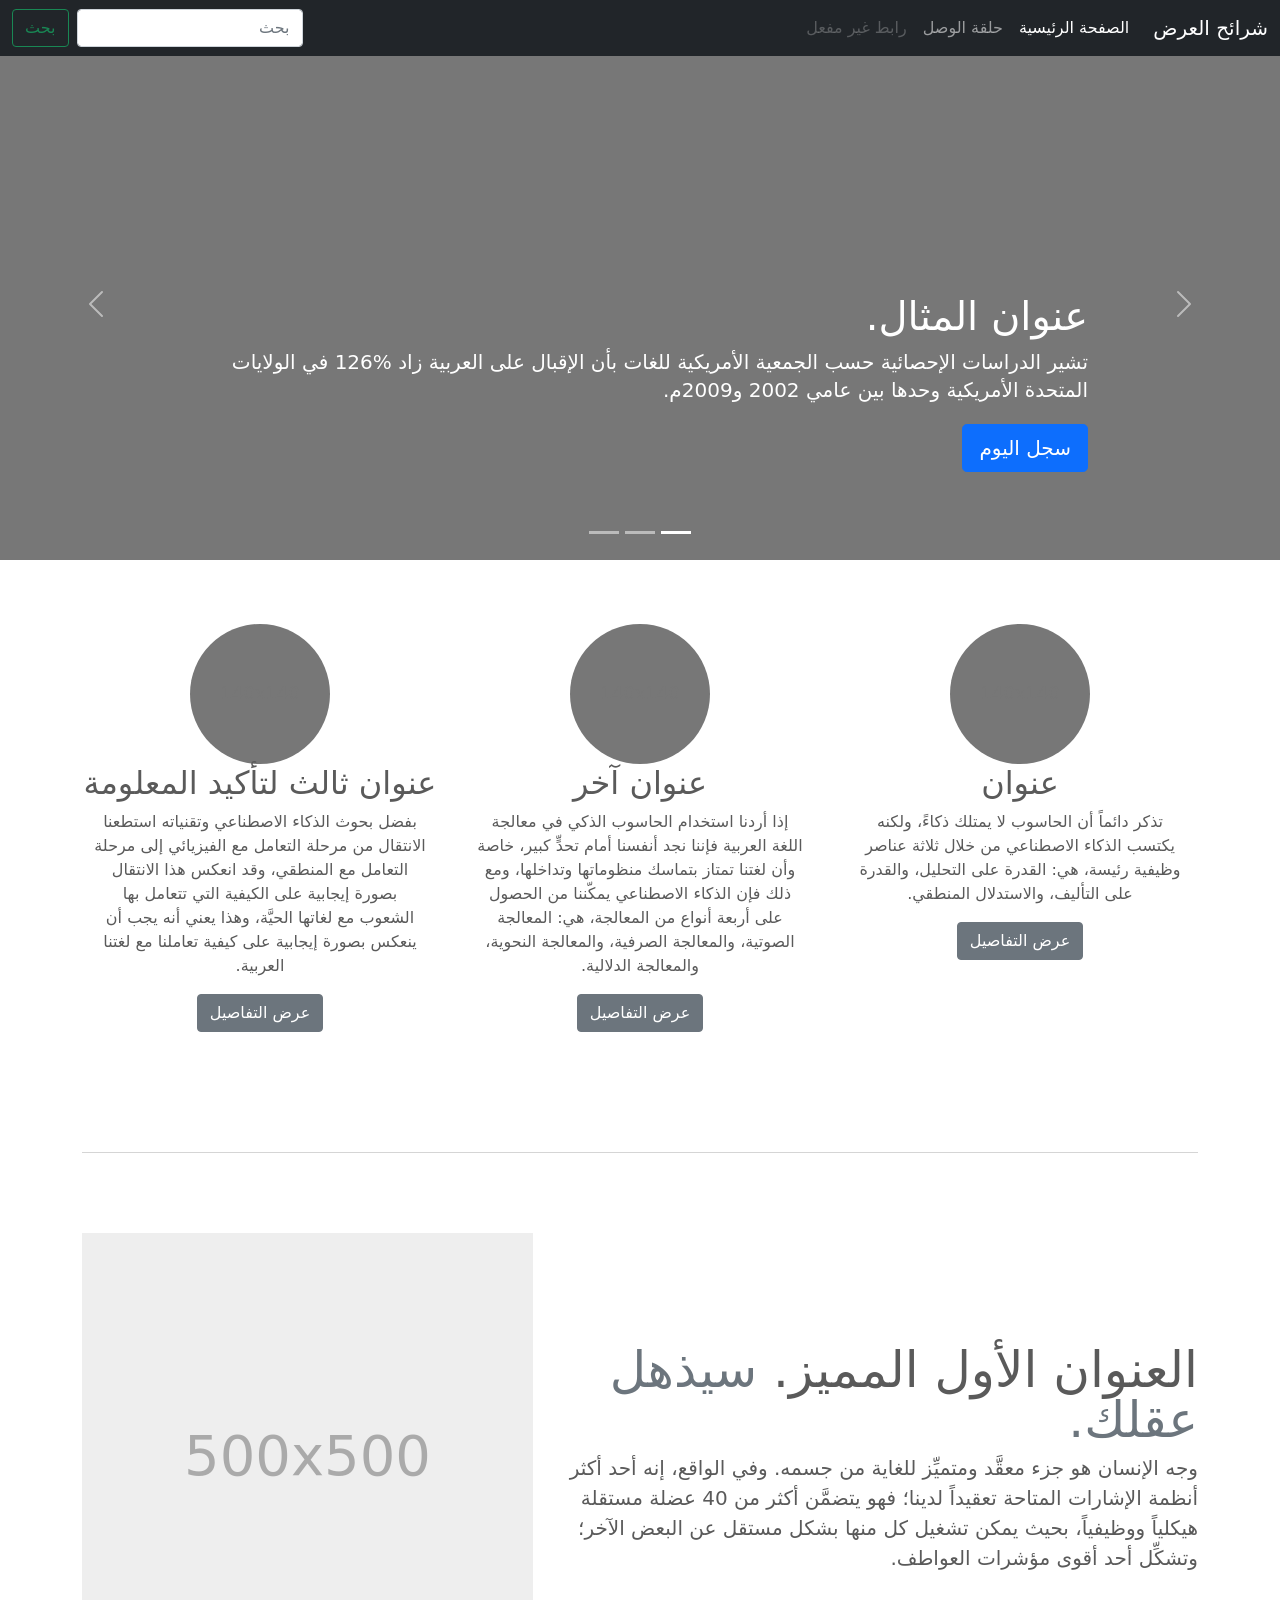
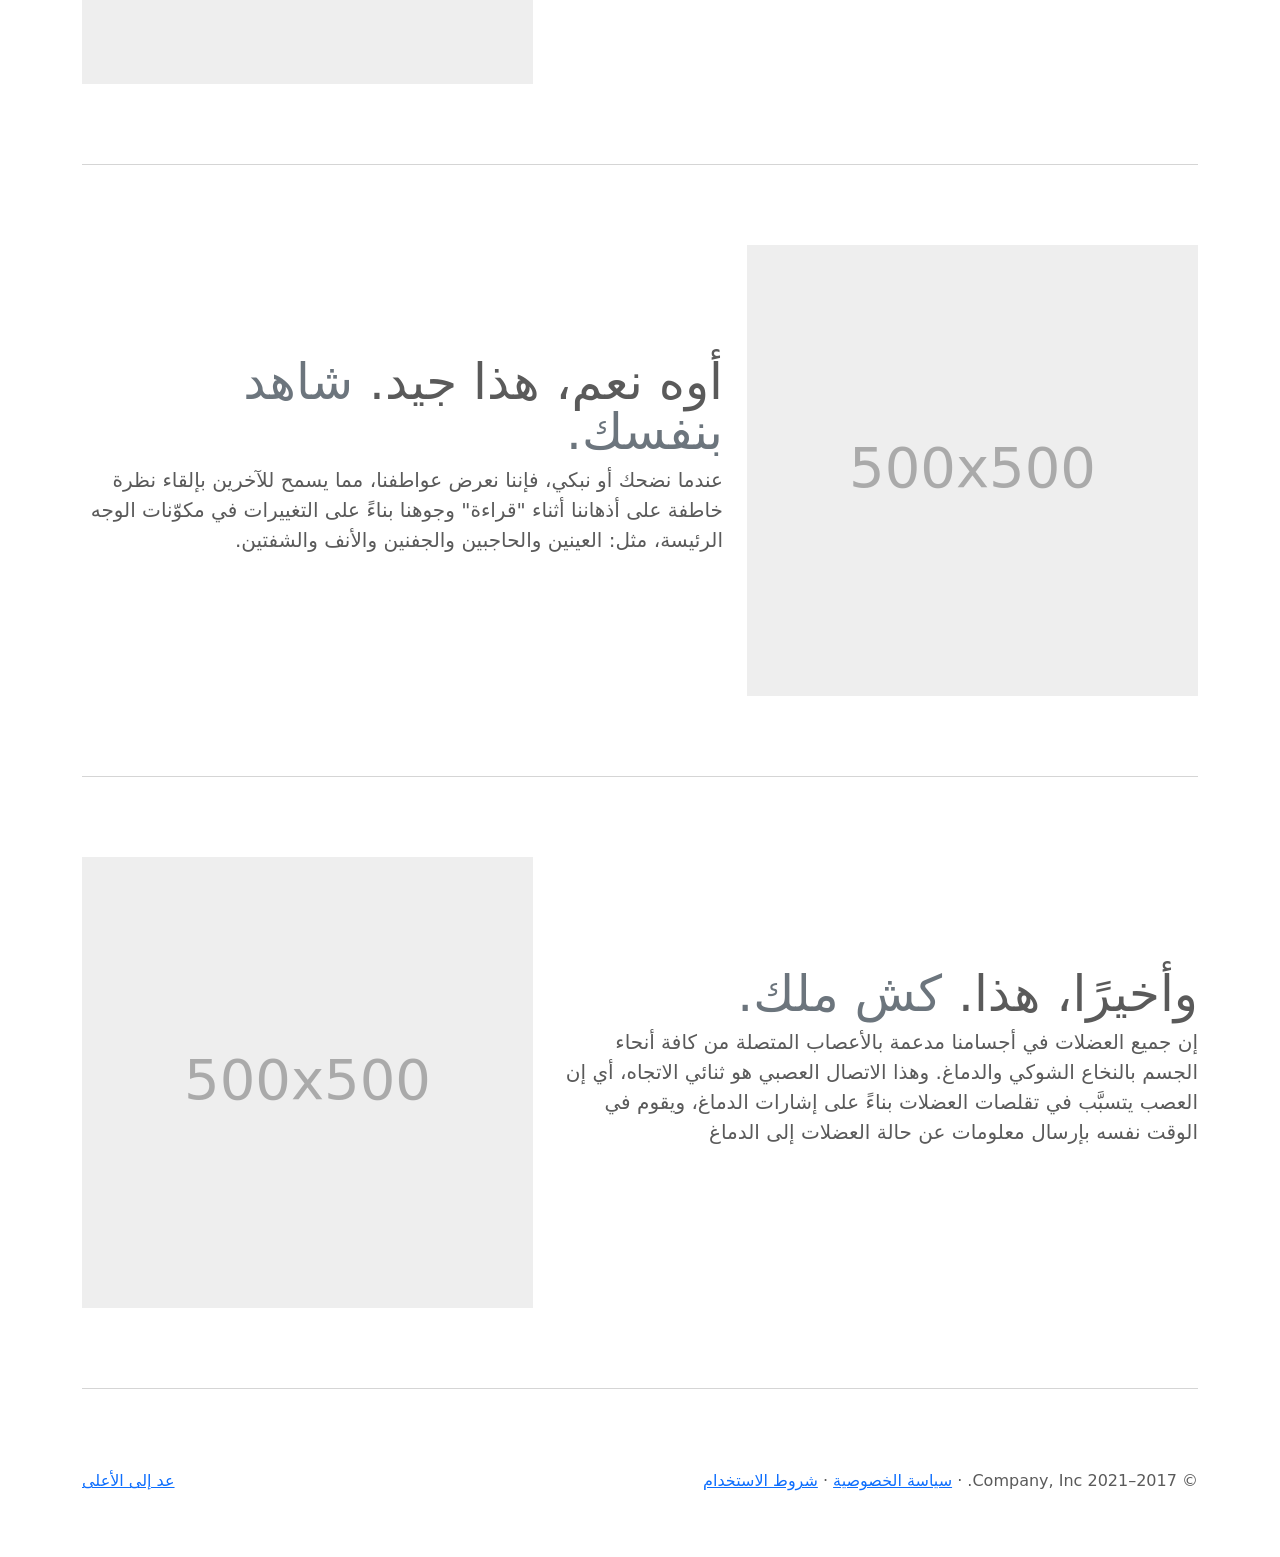
<file: test/carousel-rtl/index.html>
<!doctype html>
<html lang="ar" dir="rtl">
  <head>
    <meta charset="utf-8">
    <meta name="viewport" content="width=device-width, initial-scale=1">
    <meta name="description" content="">
    <meta name="author" content="Mark Otto, Jacob Thornton, and Bootstrap contributors">
    <meta name="generator" content="Hugo 0.84.0">
    <title>قالب  شرائح العرض · Bootstrap v5.0</title>

    <link rel="canonical" href="https://getbootstrap.com/docs/5.0/examples/carousel-rtl/">

    

    <!-- Bootstrap core CSS -->
<link href="../assets/dist/css/bootstrap.rtl.min.css" rel="stylesheet">

    <style>
      .bd-placeholder-img {
        font-size: 1.125rem;
        text-anchor: middle;
        -webkit-user-select: none;
        -moz-user-select: none;
        user-select: none;
      }

      @media (min-width: 768px) {
        .bd-placeholder-img-lg {
          font-size: 3.5rem;
        }
      }
    </style>

    
    <!-- Custom styles for this template -->
    <link href="../carousel/carousel.rtl.css" rel="stylesheet">
  </head>
  <body>
    
<header>
  <nav class="navbar navbar-expand-md navbar-dark fixed-top bg-dark">
    <div class="container-fluid">
      <a class="navbar-brand" href="#">شرائح العرض</a>
      <button class="navbar-toggler" type="button" data-bs-toggle="collapse" data-bs-target="#navbarCollapse" aria-controls="navbarCollapse" aria-expanded="false" aria-label="تبديل التنقل">
        <span class="navbar-toggler-icon"></span>
      </button>
      <div class="collapse navbar-collapse" id="navbarCollapse">
        <ul class="navbar-nav me-auto mb-2 mb-md-0">
          <li class="nav-item">
            <a class="nav-link active" aria-current="page" href="#">الصفحة الرئيسية</a>
          </li>
          <li class="nav-item">
            <a class="nav-link" href="#">حلقة الوصل</a>
          </li>
          <li class="nav-item">
            <a class="nav-link disabled" href="#" tabindex="-1" aria-disabled="true">رابط غير مفعل</a>
          </li>
        </ul>
        <form class="d-flex">
          <input class="form-control me-2" type="search" placeholder="بحث" aria-label="بحث">
          <button class="btn btn-outline-success" type="submit">بحث</button>
        </form>
      </div>
    </div>
  </nav>
</header>

<main>

  <div id="myCarousel" class="carousel slide" data-bs-ride="carousel">
    <div class="carousel-indicators">
      <button type="button" data-bs-target="#myCarousel" data-bs-slide-to="0" class="active" aria-current="true" aria-label="Slide 1"></button>
      <button type="button" data-bs-target="#myCarousel" data-bs-slide-to="1" aria-label="Slide 2"></button>
      <button type="button" data-bs-target="#myCarousel" data-bs-slide-to="2" aria-label="Slide 3"></button>
    </div>
    <div class="carousel-inner">
      <div class="carousel-item active">
        <svg class="bd-placeholder-img" width="100%" height="100%" xmlns="http://www.w3.org/2000/svg" aria-hidden="true" preserveAspectRatio="xMidYMid slice" focusable="false"><rect width="100%" height="100%" fill="#777"/></svg>

        <div class="container">
          <div class="carousel-caption text-start">
            <h1>عنوان المثال.</h1>
            <p>تشير الدراسات الإحصائية حسب الجمعية الأمريكية للغات بأن الإقبال على العربية زاد %126 في الولايات المتحدة الأمريكية وحدها بين عامي 2002 و2009م.</p>
            <p><a class="btn btn-lg btn-primary" href="#">سجل اليوم</a></p>
          </div>
        </div>
      </div>
      <div class="carousel-item">
        <svg class="bd-placeholder-img" width="100%" height="100%" xmlns="http://www.w3.org/2000/svg" aria-hidden="true" preserveAspectRatio="xMidYMid slice" focusable="false"><rect width="100%" height="100%" fill="#777"/></svg>

        <div class="container">
          <div class="carousel-caption">
            <h1>عنوان مثال آخر.</h1>
            <p>حسب المجلس الثقافي البريطاني فإن تعليم الإنجليزية داخل بريطانيا يسهم في تعزيز اقتصادها بما يتجاوز ملياري جنيه سنوياً، كما أنه وفر أكثر من 26 ألف وظيفة.</p>
            <p><a class="btn btn-lg btn-primary" href="#">أعرف أكثر</a></p>
          </div>
        </div>
      </div>
      <div class="carousel-item">
        <svg class="bd-placeholder-img" width="100%" height="100%" xmlns="http://www.w3.org/2000/svg" aria-hidden="true" preserveAspectRatio="xMidYMid slice" focusable="false"><rect width="100%" height="100%" fill="#777"/></svg>

        <div class="container">
          <div class="carousel-caption text-end">
            <h1>واحد أكثر لقياس جيد.</h1>
            <p>الإحصاءات لحجم الاستثمار اللغوي خارج بريطانيا تتفاوت من سنة لأخرى إلا أن المدير التنفيذي للمجلس الثقافي البريطاني إدي بايرز يرى أن استثمار تعليم الإنجليزية في الخارج لا يحسب على المستوى المالي فحسب بل على المستوى السياسي أيضاً.</p>
            <p><a class="btn btn-lg btn-primary" href="#">تصفح المعرض</a></p>
          </div>
        </div>
      </div>
    </div>
    <button class="carousel-control-prev" type="button" data-bs-target="#myCarousel" data-bs-slide="prev">
      <span class="carousel-control-prev-icon" aria-hidden="true"></span>
      <span class="visually-hidden">السابق</span>
    </button>
    <button class="carousel-control-next" type="button" data-bs-target="#myCarousel" data-bs-slide="next">
      <span class="carousel-control-next-icon" aria-hidden="true"></span>
      <span class="visually-hidden">التالي</span>
    </button>
  </div>


  <!-- Marketing messaging and featurettes
  ================================================== -->
  <!-- Wrap the rest of the page in another container to center all the content. -->

  <div class="container marketing">

    <!-- Three columns of text below the carousel -->
    <div class="row">
      <div class="col-lg-4">
        <svg class="bd-placeholder-img rounded-circle" width="140" height="140" xmlns="http://www.w3.org/2000/svg" role="img" aria-label="Placeholder: 140x140" preserveAspectRatio="xMidYMid slice" focusable="false"><title>Placeholder</title><rect width="100%" height="100%" fill="#777"/><text x="50%" y="50%" fill="#777" dy=".3em">140x140</text></svg>

        <h2>عنوان</h2>
        <p>تذكر دائماً أن الحاسوب لا يمتلك ذكاءً، ولكنه يكتسب الذكاء الاصطناعي من خلال ثلاثة عناصر وظيفية رئيسة، هي: القدرة على التحليل، والقدرة على التأليف، والاستدلال المنطقي.</p>
        <p><a class="btn btn-secondary" href="#">عرض التفاصيل</a></p>
      </div><!-- /.col-lg-4 -->
      <div class="col-lg-4">
        <svg class="bd-placeholder-img rounded-circle" width="140" height="140" xmlns="http://www.w3.org/2000/svg" role="img" aria-label="Placeholder: 140x140" preserveAspectRatio="xMidYMid slice" focusable="false"><title>Placeholder</title><rect width="100%" height="100%" fill="#777"/><text x="50%" y="50%" fill="#777" dy=".3em">140x140</text></svg>

        <h2>عنوان آخر</h2>
        <p>إذا أردنا استخدام الحاسوب الذكي في معالجة اللغة العربية فإننا نجد أنفسنا أمام تحدٍّ كبير، خاصة وأن لغتنا تمتاز بتماسك منظوماتها وتداخلها، ومع ذلك فإن الذكاء الاصطناعي يمكّننا من الحصول على أربعة أنواع من المعالجة، هي: المعالجة الصوتية، والمعالجة الصرفية، والمعالجة النحوية، والمعالجة الدلالية.</p>
        <p><a class="btn btn-secondary" href="#">عرض التفاصيل</a></p>
      </div><!-- /.col-lg-4 -->
      <div class="col-lg-4">
        <svg class="bd-placeholder-img rounded-circle" width="140" height="140" xmlns="http://www.w3.org/2000/svg" role="img" aria-label="Placeholder: 140x140" preserveAspectRatio="xMidYMid slice" focusable="false"><title>Placeholder</title><rect width="100%" height="100%" fill="#777"/><text x="50%" y="50%" fill="#777" dy=".3em">140x140</text></svg>

        <h2>عنوان ثالث لتأكيد المعلومة</h2>
        <p>بفضل بحوث الذكاء الاصطناعي وتقنياته استطعنا الانتقال من مرحلة التعامل مع الفيزيائي إلى مرحلة التعامل مع المنطقي، وقد انعكس هذا الانتقال بصورة إيجابية على الكيفية التي تتعامل بها الشعوب مع لغاتها الحيَّة، وهذا يعني أنه يجب أن ينعكس بصورة إيجابية على كيفية تعاملنا مع لغتنا العربية.</p>
        <p><a class="btn btn-secondary" href="#">عرض التفاصيل</a></p>
      </div><!-- /.col-lg-4 -->
    </div><!-- /.row -->


    <!-- START THE FEATURETTES -->

    <hr class="featurette-divider">

    <div class="row featurette">
      <div class="col-md-7">
        <h2 class="featurette-heading">العنوان الأول المميز. <span class="text-muted"> سيذهل عقلك. </span></h2>
        <p class="lead">وجه الإنسان هو جزء معقَّد ومتميِّز للغاية من جسمه. وفي الواقع، إنه أحد أكثر أنظمة الإشارات المتاحة تعقيداً لدينا؛ فهو يتضمَّن أكثر من 40 عضلة مستقلة هيكلياً ووظيفياً، بحيث يمكن تشغيل كل منها بشكل مستقل عن البعض الآخر؛ وتشكِّل أحد أقوى مؤشرات العواطف.</p>
      </div>
      <div class="col-md-5">
        <svg class="bd-placeholder-img bd-placeholder-img-lg featurette-image img-fluid mx-auto" width="500" height="500" xmlns="http://www.w3.org/2000/svg" role="img" aria-label="Placeholder: 500x500" preserveAspectRatio="xMidYMid slice" focusable="false"><title>Placeholder</title><rect width="100%" height="100%" fill="#eee"/><text x="50%" y="50%" fill="#aaa" dy=".3em">500x500</text></svg>

      </div>
    </div>

    <hr class="featurette-divider">

    <div class="row featurette">
      <div class="col-md-7 order-md-2">
        <h2 class="featurette-heading">أوه نعم، هذا جيد. <span class="text-muted"> شاهد بنفسك. </span></h2>
        <p class="lead">عندما نضحك أو نبكي، فإننا نعرض عواطفنا، مما يسمح للآخرين بإلقاء نظرة خاطفة على أذهاننا أثناء "قراءة" وجوهنا بناءً على التغييرات في مكوّنات الوجه الرئيسة، مثل: العينين والحاجبين والجفنين والأنف والشفتين.</p>
      </div>
      <div class="col-md-5 order-md-1">
        <svg class="bd-placeholder-img bd-placeholder-img-lg featurette-image img-fluid mx-auto" width="500" height="500" xmlns="http://www.w3.org/2000/svg" role="img" aria-label="Placeholder: 500x500" preserveAspectRatio="xMidYMid slice" focusable="false"><title>Placeholder</title><rect width="100%" height="100%" fill="#eee"/><text x="50%" y="50%" fill="#aaa" dy=".3em">500x500</text></svg>

      </div>
    </div>

    <hr class="featurette-divider">

    <div class="row featurette">
      <div class="col-md-7">
        <h2 class="featurette-heading">وأخيرًا، هذا. <span class="text-muted"> كش ملك. </span></h2>
        <p class="lead">إن جميع العضلات في أجسامنا مدعمة بالأعصاب المتصلة من كافة أنحاء الجسم بالنخاع الشوكي والدماغ. وهذا الاتصال العصبي هو ثنائي الاتجاه، أي إن العصب يتسبَّب في تقلصات العضلات بناءً على إشارات الدماغ، ويقوم في الوقت نفسه بإرسال معلومات عن حالة العضلات إلى الدماغ</p>
      </div>
      <div class="col-md-5">
        <svg class="bd-placeholder-img bd-placeholder-img-lg featurette-image img-fluid mx-auto" width="500" height="500" xmlns="http://www.w3.org/2000/svg" role="img" aria-label="Placeholder: 500x500" preserveAspectRatio="xMidYMid slice" focusable="false"><title>Placeholder</title><rect width="100%" height="100%" fill="#eee"/><text x="50%" y="50%" fill="#aaa" dy=".3em">500x500</text></svg>

      </div>
    </div>

    <hr class="featurette-divider">

    <!-- /END THE FEATURETTES -->

  </div><!-- /.container -->


  <!-- FOOTER -->
  <footer class="container">
    <p class="float-end"><a href="#">عد إلى الأعلى</a></p>
    <p>&copy; 2017–2021 Company, Inc. &middot; <a href="#">سياسة الخصوصية</a> &middot; <a href="#">شروط الاستخدام</a></p>
  </footer>
</main>


    <script src="../assets/dist/js/bootstrap.bundle.min.js"></script>

      
  </body>
</html>
</file>
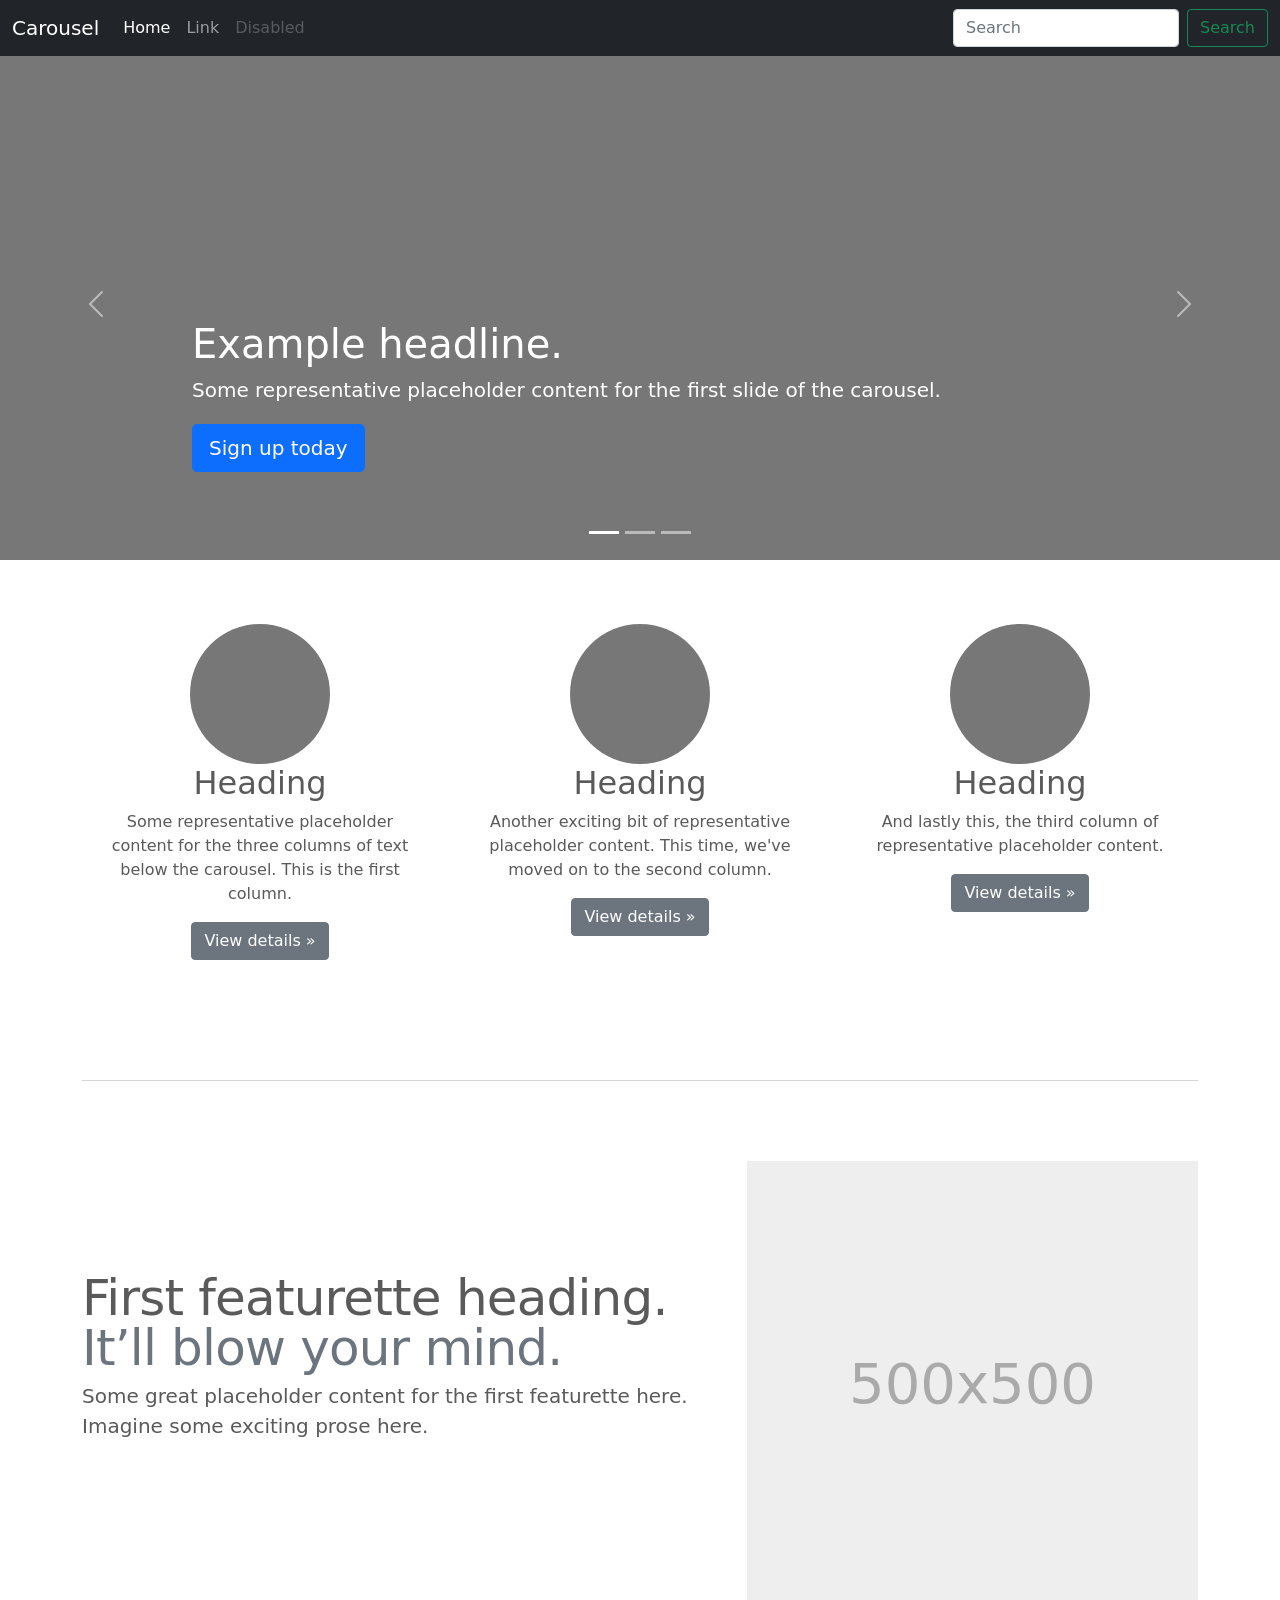
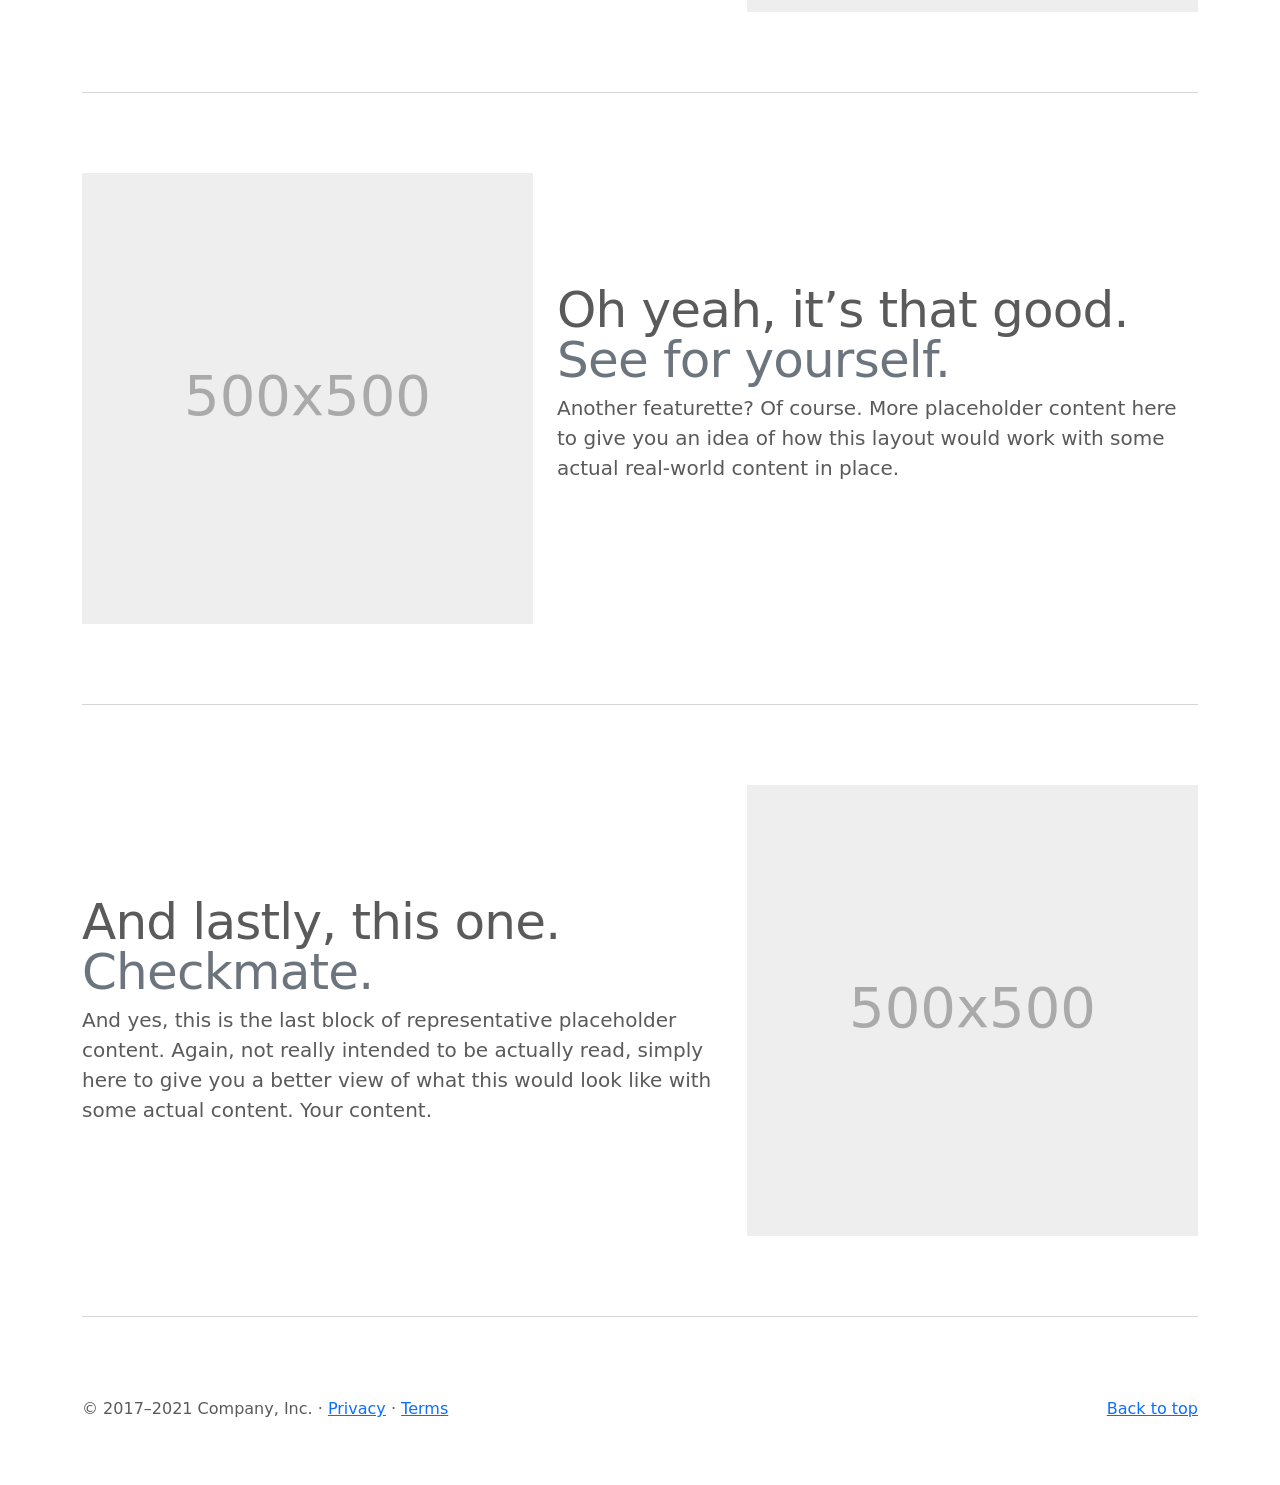
<file: test/carousel/index.html>
<!doctype html>
<html lang="en">
  <head>
    <meta charset="utf-8">
    <meta name="viewport" content="width=device-width, initial-scale=1">
    <meta name="description" content="">
    <meta name="author" content="Mark Otto, Jacob Thornton, and Bootstrap contributors">
    <meta name="generator" content="Hugo 0.84.0">
    <title>Carousel Template · Bootstrap v5.0</title>

    <link rel="canonical" href="https://getbootstrap.com/docs/5.0/examples/carousel/">

    

    <!-- Bootstrap core CSS -->
<link href="../assets/dist/css/bootstrap.min.css" rel="stylesheet">

    <style>
      .bd-placeholder-img {
        font-size: 1.125rem;
        text-anchor: middle;
        -webkit-user-select: none;
        -moz-user-select: none;
        user-select: none;
      }

      @media (min-width: 768px) {
        .bd-placeholder-img-lg {
          font-size: 3.5rem;
        }
      }
    </style>

    
    <!-- Custom styles for this template -->
    <link href="carousel.css" rel="stylesheet">
  </head>
  <body>
    
<header>
  <nav class="navbar navbar-expand-md navbar-dark fixed-top bg-dark">
    <div class="container-fluid">
      <a class="navbar-brand" href="#">Carousel</a>
      <button class="navbar-toggler" type="button" data-bs-toggle="collapse" data-bs-target="#navbarCollapse" aria-controls="navbarCollapse" aria-expanded="false" aria-label="Toggle navigation">
        <span class="navbar-toggler-icon"></span>
      </button>
      <div class="collapse navbar-collapse" id="navbarCollapse">
        <ul class="navbar-nav me-auto mb-2 mb-md-0">
          <li class="nav-item">
            <a class="nav-link active" aria-current="page" href="#">Home</a>
          </li>
          <li class="nav-item">
            <a class="nav-link" href="#">Link</a>
          </li>
          <li class="nav-item">
            <a class="nav-link disabled" href="#" tabindex="-1" aria-disabled="true">Disabled</a>
          </li>
        </ul>
        <form class="d-flex">
          <input class="form-control me-2" type="search" placeholder="Search" aria-label="Search">
          <button class="btn btn-outline-success" type="submit">Search</button>
        </form>
      </div>
    </div>
  </nav>
</header>

<main>

  <div id="myCarousel" class="carousel slide" data-bs-ride="carousel">
    <div class="carousel-indicators">
      <button type="button" data-bs-target="#myCarousel" data-bs-slide-to="0" class="active" aria-current="true" aria-label="Slide 1"></button>
      <button type="button" data-bs-target="#myCarousel" data-bs-slide-to="1" aria-label="Slide 2"></button>
      <button type="button" data-bs-target="#myCarousel" data-bs-slide-to="2" aria-label="Slide 3"></button>
    </div>
    <div class="carousel-inner">
      <div class="carousel-item active">
        <svg class="bd-placeholder-img" width="100%" height="100%" xmlns="http://www.w3.org/2000/svg" aria-hidden="true" preserveAspectRatio="xMidYMid slice" focusable="false"><rect width="100%" height="100%" fill="#777"/></svg>

        <div class="container">
          <div class="carousel-caption text-start">
            <h1>Example headline.</h1>
            <p>Some representative placeholder content for the first slide of the carousel.</p>
            <p><a class="btn btn-lg btn-primary" href="#">Sign up today</a></p>
          </div>
        </div>
      </div>
      <div class="carousel-item">
        <svg class="bd-placeholder-img" width="100%" height="100%" xmlns="http://www.w3.org/2000/svg" aria-hidden="true" preserveAspectRatio="xMidYMid slice" focusable="false"><rect width="100%" height="100%" fill="#777"/></svg>

        <div class="container">
          <div class="carousel-caption">
            <h1>Another example headline.</h1>
            <p>Some representative placeholder content for the second slide of the carousel.</p>
            <p><a class="btn btn-lg btn-primary" href="#">Learn more</a></p>
          </div>
        </div>
      </div>
      <div class="carousel-item">
        <svg class="bd-placeholder-img" width="100%" height="100%" xmlns="http://www.w3.org/2000/svg" aria-hidden="true" preserveAspectRatio="xMidYMid slice" focusable="false"><rect width="100%" height="100%" fill="#777"/></svg>

        <div class="container">
          <div class="carousel-caption text-end">
            <h1>One more for good measure.</h1>
            <p>Some representative placeholder content for the third slide of this carousel.</p>
            <p><a class="btn btn-lg btn-primary" href="#">Browse gallery</a></p>
          </div>
        </div>
      </div>
    </div>
    <button class="carousel-control-prev" type="button" data-bs-target="#myCarousel" data-bs-slide="prev">
      <span class="carousel-control-prev-icon" aria-hidden="true"></span>
      <span class="visually-hidden">Previous</span>
    </button>
    <button class="carousel-control-next" type="button" data-bs-target="#myCarousel" data-bs-slide="next">
      <span class="carousel-control-next-icon" aria-hidden="true"></span>
      <span class="visually-hidden">Next</span>
    </button>
  </div>


  <!-- Marketing messaging and featurettes
  ================================================== -->
  <!-- Wrap the rest of the page in another container to center all the content. -->

  <div class="container marketing">

    <!-- Three columns of text below the carousel -->
    <div class="row">
      <div class="col-lg-4">
        <svg class="bd-placeholder-img rounded-circle" width="140" height="140" xmlns="http://www.w3.org/2000/svg" role="img" aria-label="Placeholder: 140x140" preserveAspectRatio="xMidYMid slice" focusable="false"><title>Placeholder</title><rect width="100%" height="100%" fill="#777"/><text x="50%" y="50%" fill="#777" dy=".3em">140x140</text></svg>

        <h2>Heading</h2>
        <p>Some representative placeholder content for the three columns of text below the carousel. This is the first column.</p>
        <p><a class="btn btn-secondary" href="#">View details &raquo;</a></p>
      </div><!-- /.col-lg-4 -->
      <div class="col-lg-4">
        <svg class="bd-placeholder-img rounded-circle" width="140" height="140" xmlns="http://www.w3.org/2000/svg" role="img" aria-label="Placeholder: 140x140" preserveAspectRatio="xMidYMid slice" focusable="false"><title>Placeholder</title><rect width="100%" height="100%" fill="#777"/><text x="50%" y="50%" fill="#777" dy=".3em">140x140</text></svg>

        <h2>Heading</h2>
        <p>Another exciting bit of representative placeholder content. This time, we've moved on to the second column.</p>
        <p><a class="btn btn-secondary" href="#">View details &raquo;</a></p>
      </div><!-- /.col-lg-4 -->
      <div class="col-lg-4">
        <svg class="bd-placeholder-img rounded-circle" width="140" height="140" xmlns="http://www.w3.org/2000/svg" role="img" aria-label="Placeholder: 140x140" preserveAspectRatio="xMidYMid slice" focusable="false"><title>Placeholder</title><rect width="100%" height="100%" fill="#777"/><text x="50%" y="50%" fill="#777" dy=".3em">140x140</text></svg>

        <h2>Heading</h2>
        <p>And lastly this, the third column of representative placeholder content.</p>
        <p><a class="btn btn-secondary" href="#">View details &raquo;</a></p>
      </div><!-- /.col-lg-4 -->
    </div><!-- /.row -->


    <!-- START THE FEATURETTES -->

    <hr class="featurette-divider">

    <div class="row featurette">
      <div class="col-md-7">
        <h2 class="featurette-heading">First featurette heading. <span class="text-muted">It’ll blow your mind.</span></h2>
        <p class="lead">Some great placeholder content for the first featurette here. Imagine some exciting prose here.</p>
      </div>
      <div class="col-md-5">
        <svg class="bd-placeholder-img bd-placeholder-img-lg featurette-image img-fluid mx-auto" width="500" height="500" xmlns="http://www.w3.org/2000/svg" role="img" aria-label="Placeholder: 500x500" preserveAspectRatio="xMidYMid slice" focusable="false"><title>Placeholder</title><rect width="100%" height="100%" fill="#eee"/><text x="50%" y="50%" fill="#aaa" dy=".3em">500x500</text></svg>

      </div>
    </div>

    <hr class="featurette-divider">

    <div class="row featurette">
      <div class="col-md-7 order-md-2">
        <h2 class="featurette-heading">Oh yeah, it’s that good. <span class="text-muted">See for yourself.</span></h2>
        <p class="lead">Another featurette? Of course. More placeholder content here to give you an idea of how this layout would work with some actual real-world content in place.</p>
      </div>
      <div class="col-md-5 order-md-1">
        <svg class="bd-placeholder-img bd-placeholder-img-lg featurette-image img-fluid mx-auto" width="500" height="500" xmlns="http://www.w3.org/2000/svg" role="img" aria-label="Placeholder: 500x500" preserveAspectRatio="xMidYMid slice" focusable="false"><title>Placeholder</title><rect width="100%" height="100%" fill="#eee"/><text x="50%" y="50%" fill="#aaa" dy=".3em">500x500</text></svg>

      </div>
    </div>

    <hr class="featurette-divider">

    <div class="row featurette">
      <div class="col-md-7">
        <h2 class="featurette-heading">And lastly, this one. <span class="text-muted">Checkmate.</span></h2>
        <p class="lead">And yes, this is the last block of representative placeholder content. Again, not really intended to be actually read, simply here to give you a better view of what this would look like with some actual content. Your content.</p>
      </div>
      <div class="col-md-5">
        <svg class="bd-placeholder-img bd-placeholder-img-lg featurette-image img-fluid mx-auto" width="500" height="500" xmlns="http://www.w3.org/2000/svg" role="img" aria-label="Placeholder: 500x500" preserveAspectRatio="xMidYMid slice" focusable="false"><title>Placeholder</title><rect width="100%" height="100%" fill="#eee"/><text x="50%" y="50%" fill="#aaa" dy=".3em">500x500</text></svg>

      </div>
    </div>

    <hr class="featurette-divider">

    <!-- /END THE FEATURETTES -->

  </div><!-- /.container -->


  <!-- FOOTER -->
  <footer class="container">
    <p class="float-end"><a href="#">Back to top</a></p>
    <p>&copy; 2017–2021 Company, Inc. &middot; <a href="#">Privacy</a> &middot; <a href="#">Terms</a></p>
  </footer>
</main>


    <script src="../assets/dist/js/bootstrap.bundle.min.js"></script>

      
  </body>
</html>
</file>
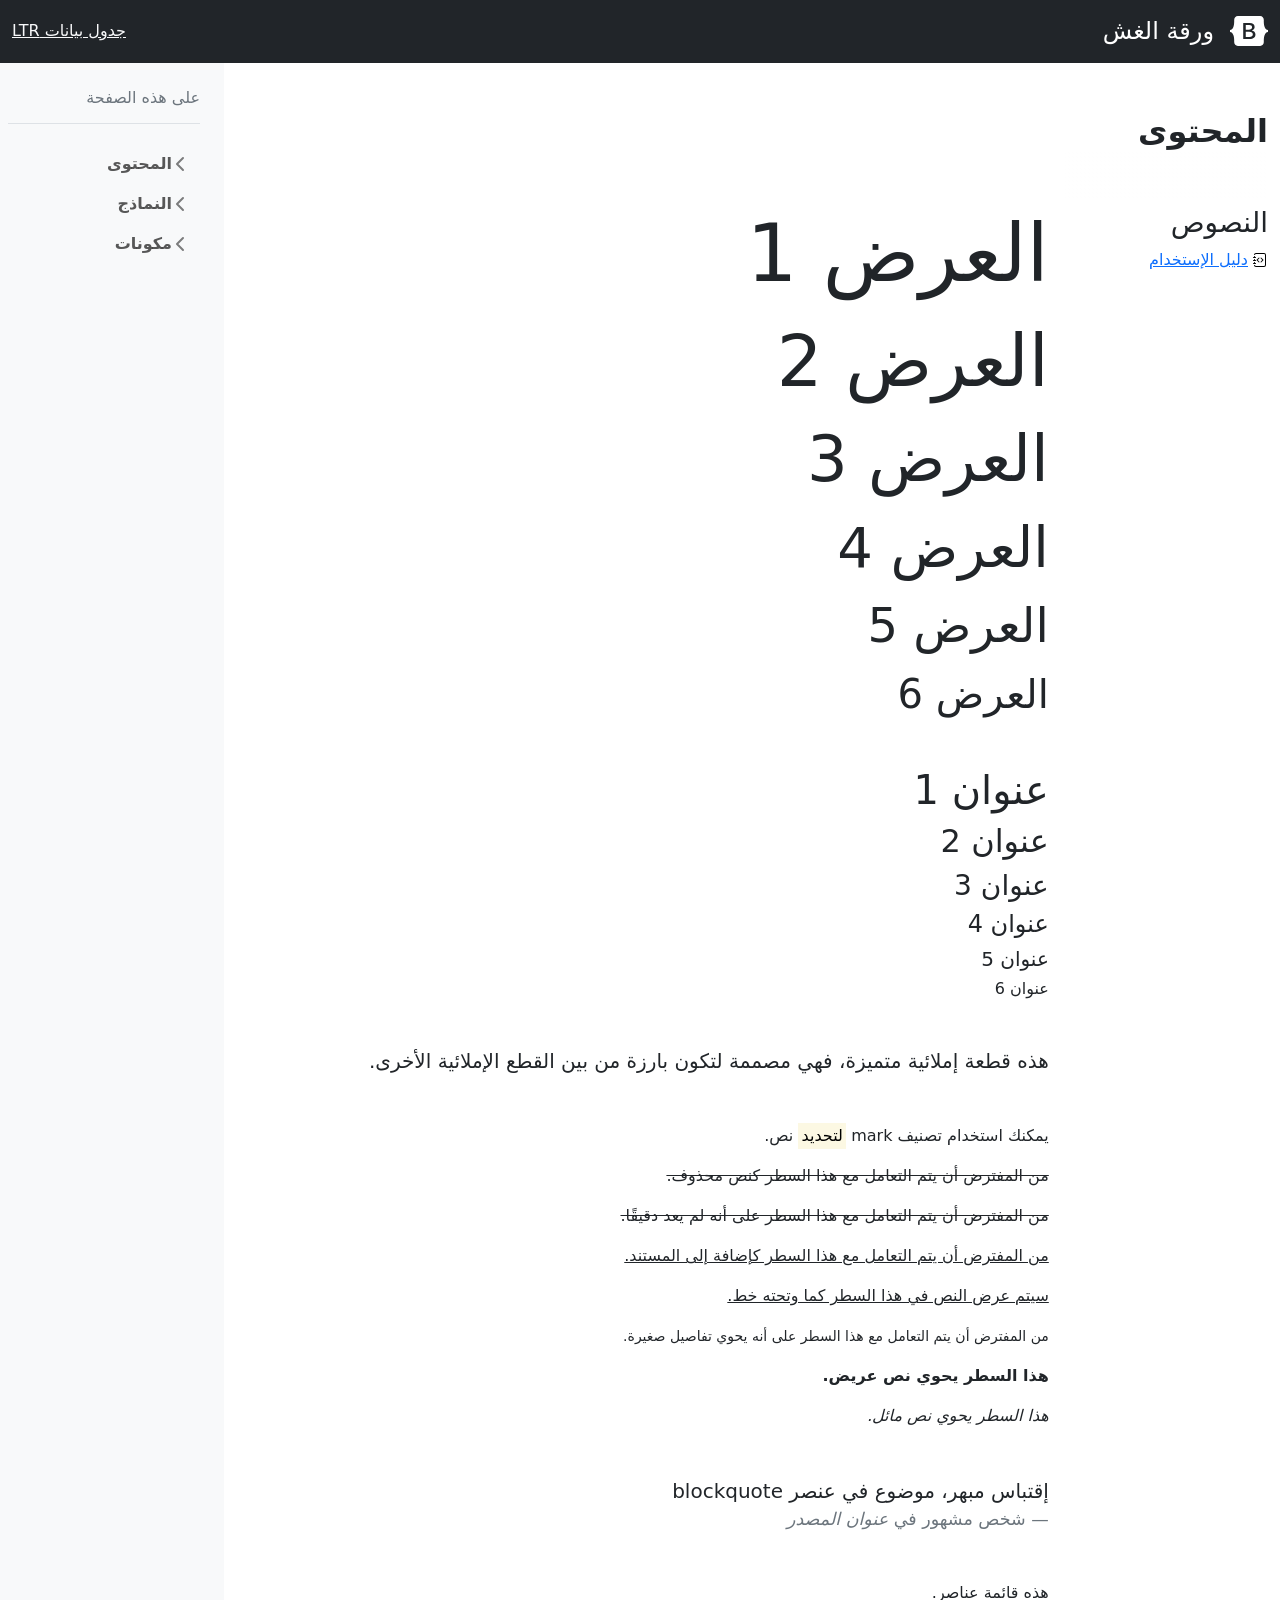
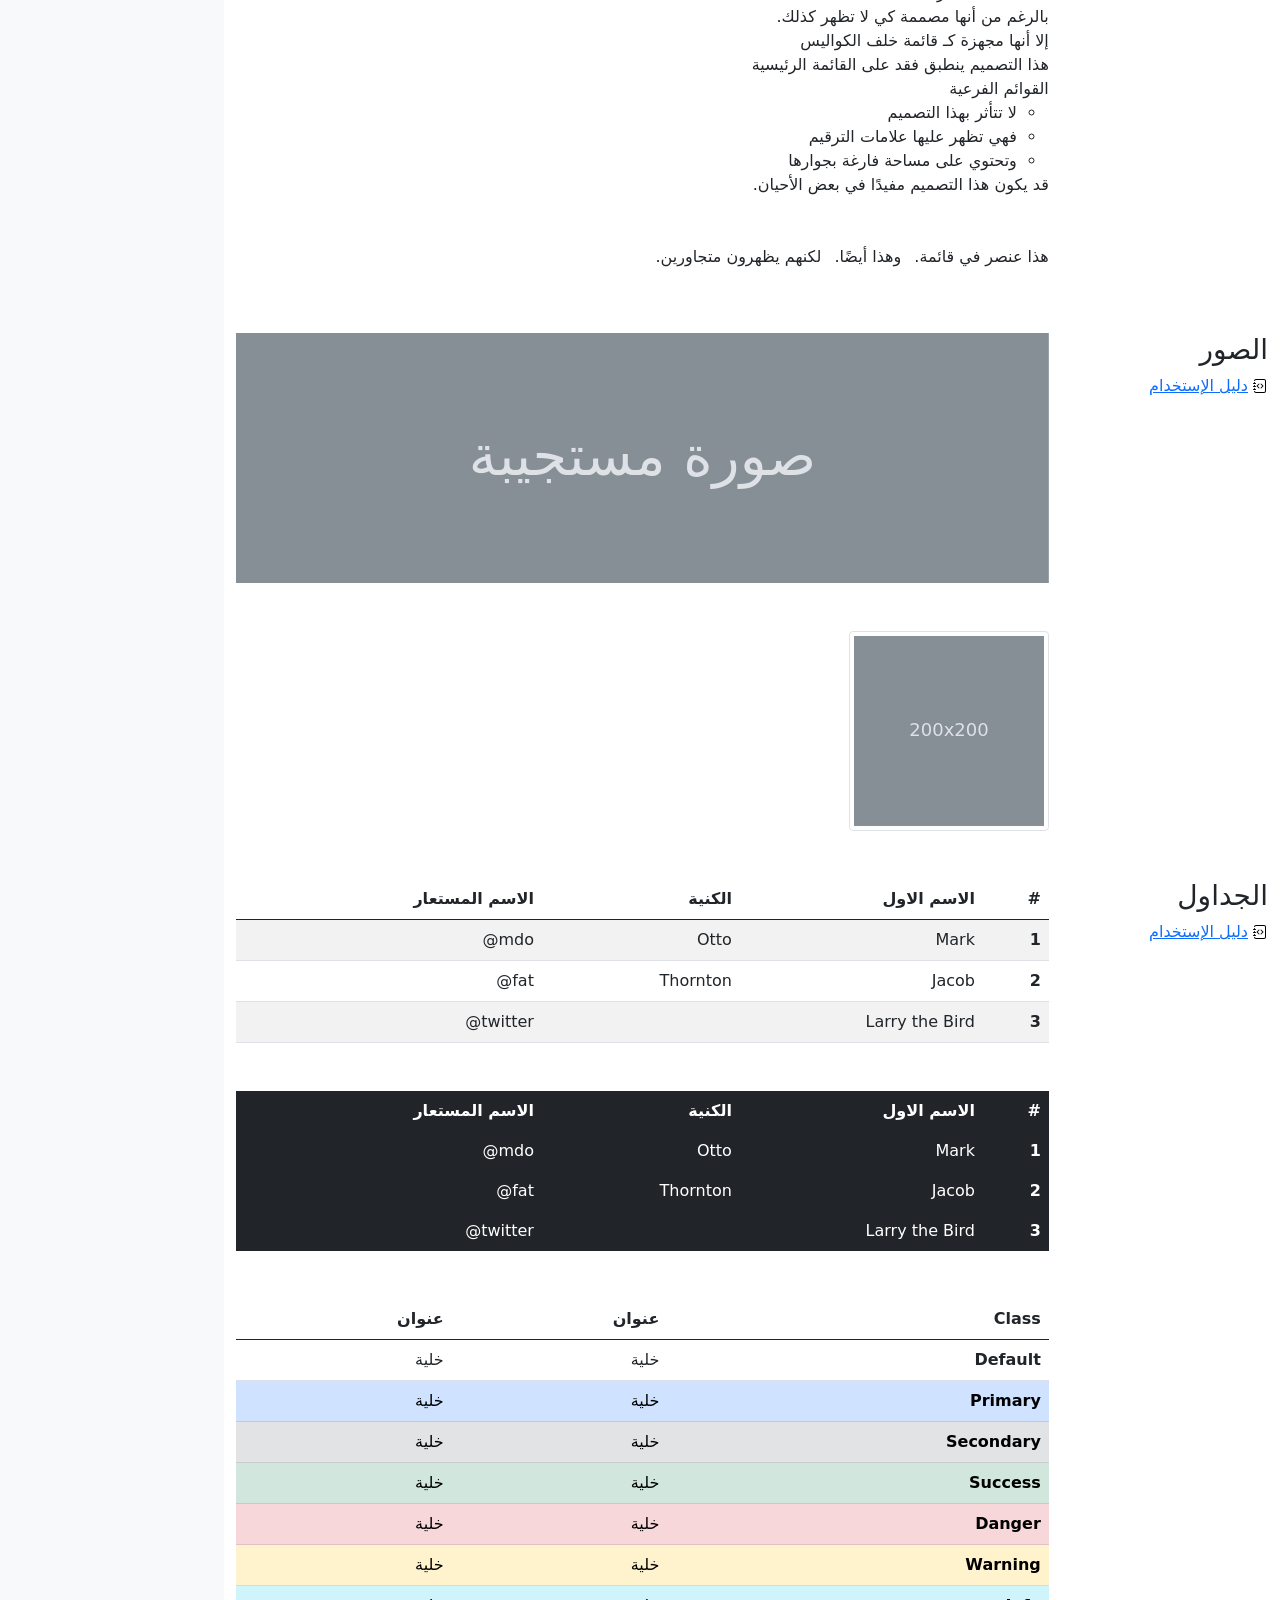
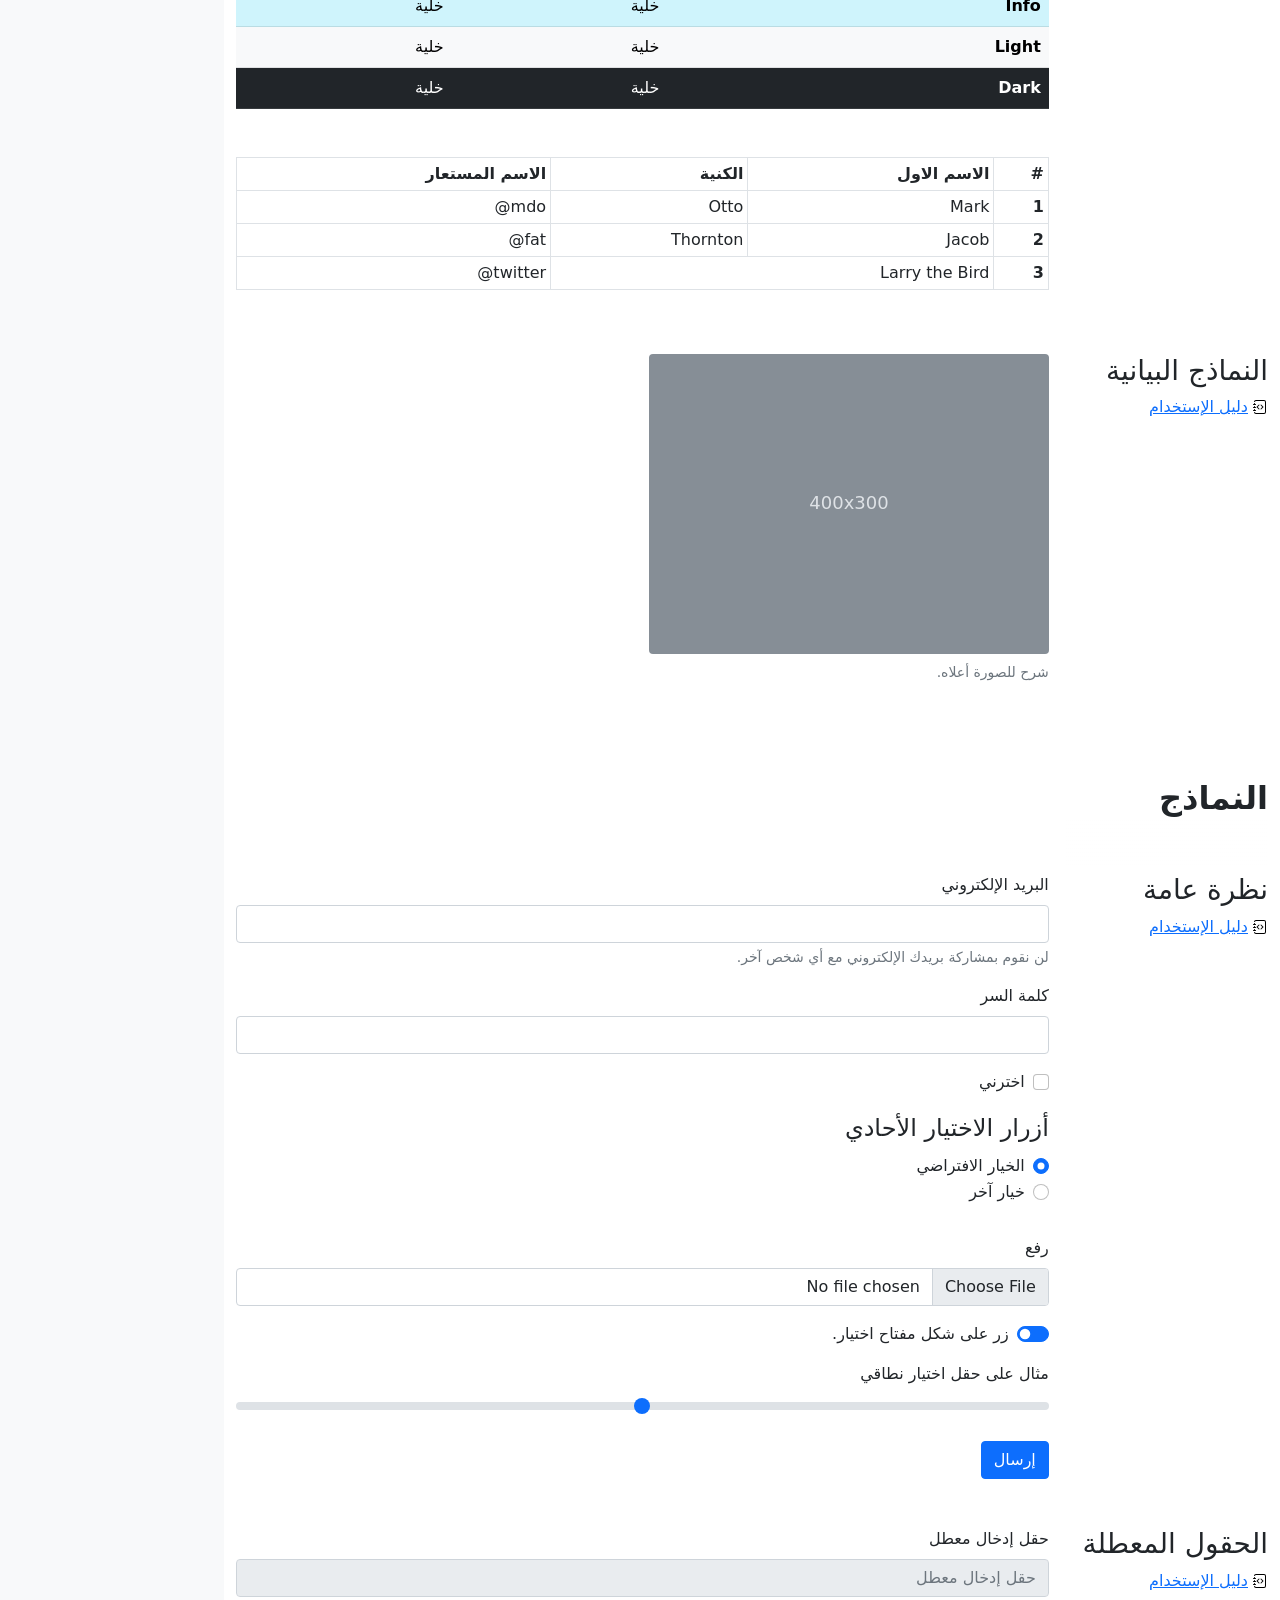
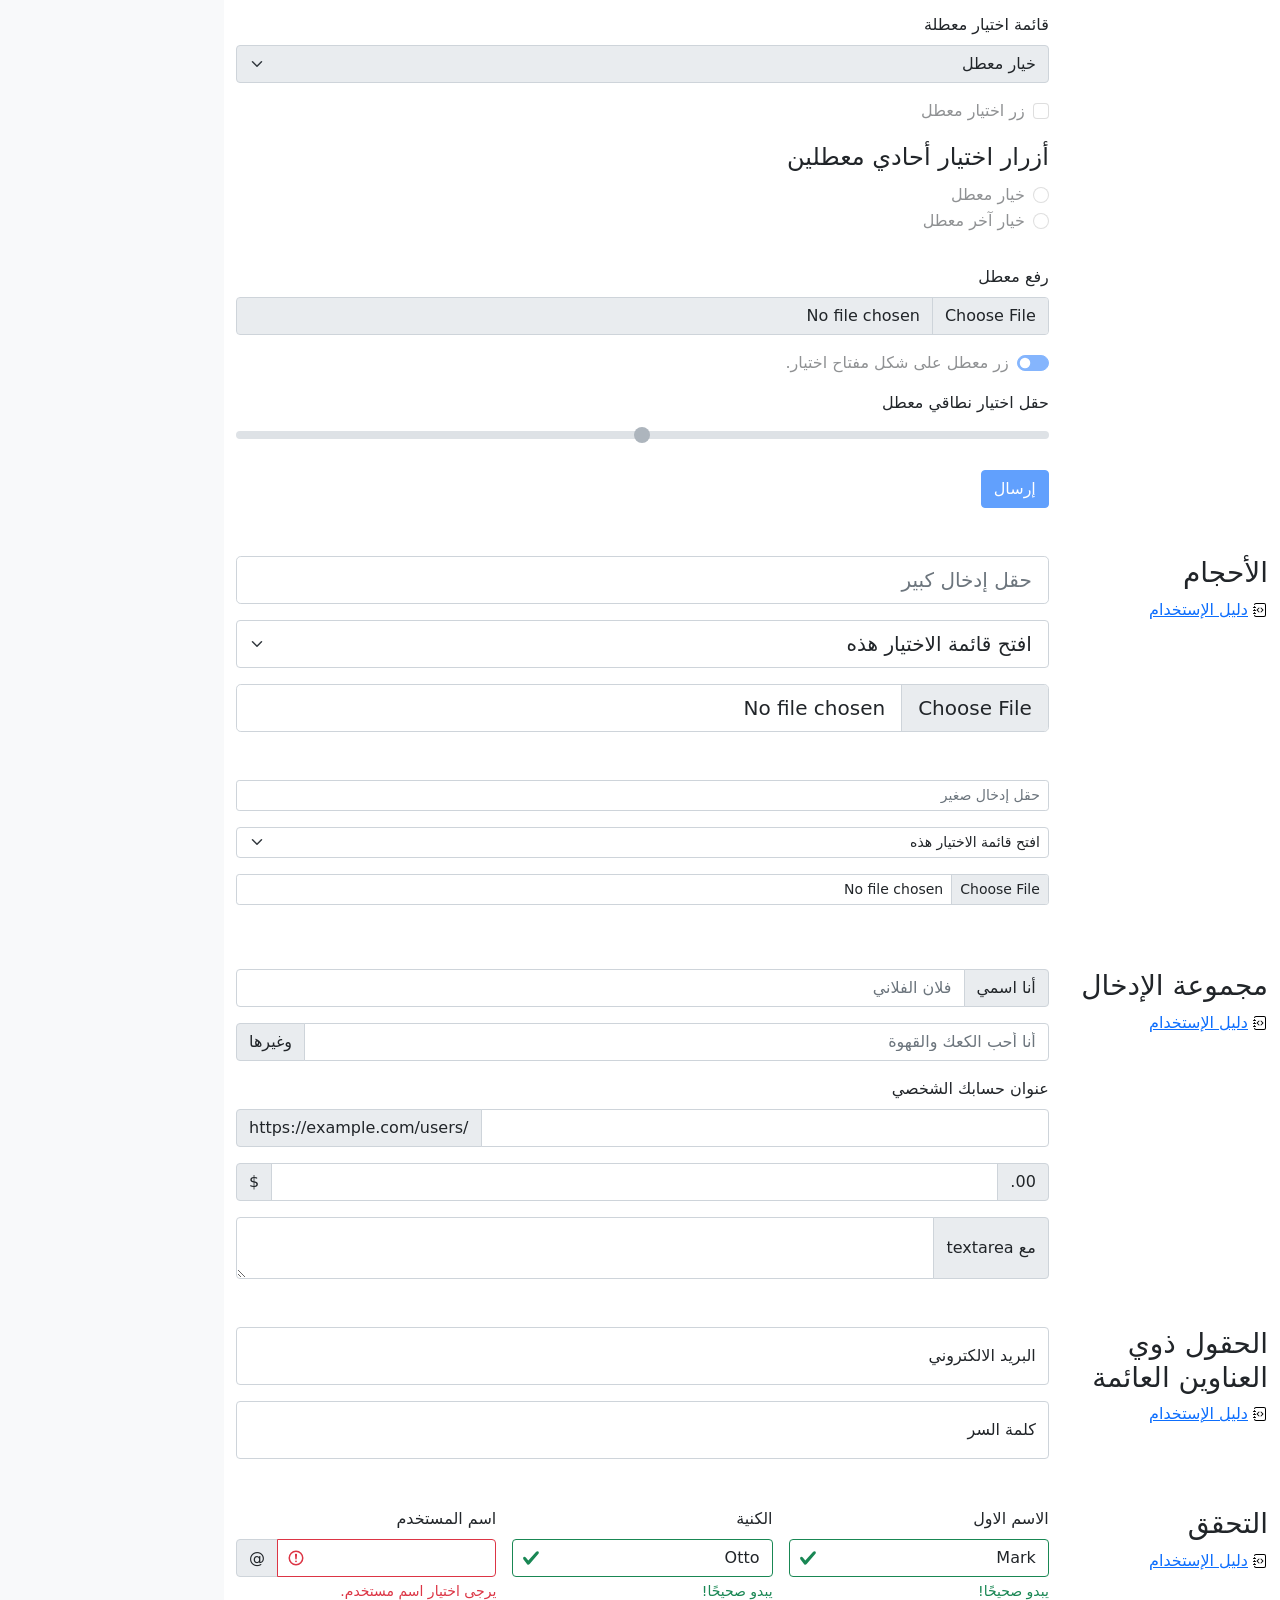
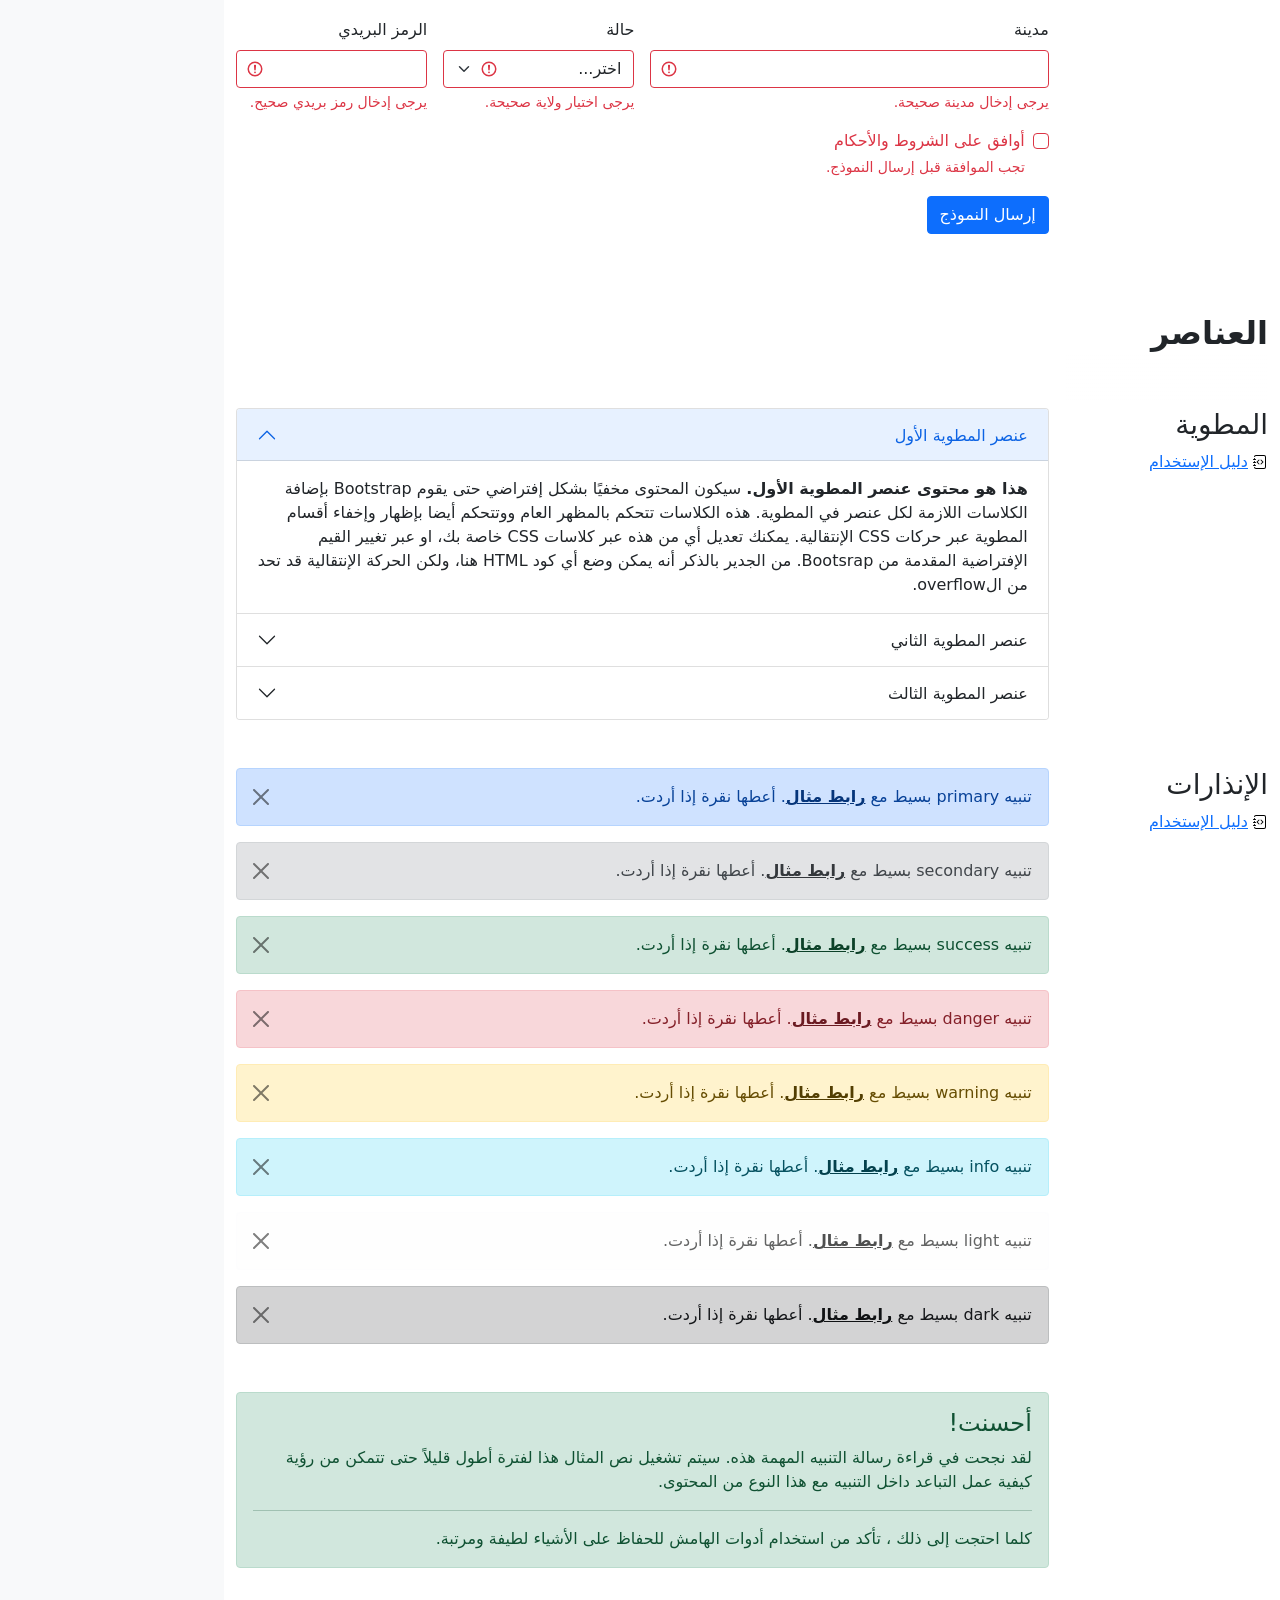
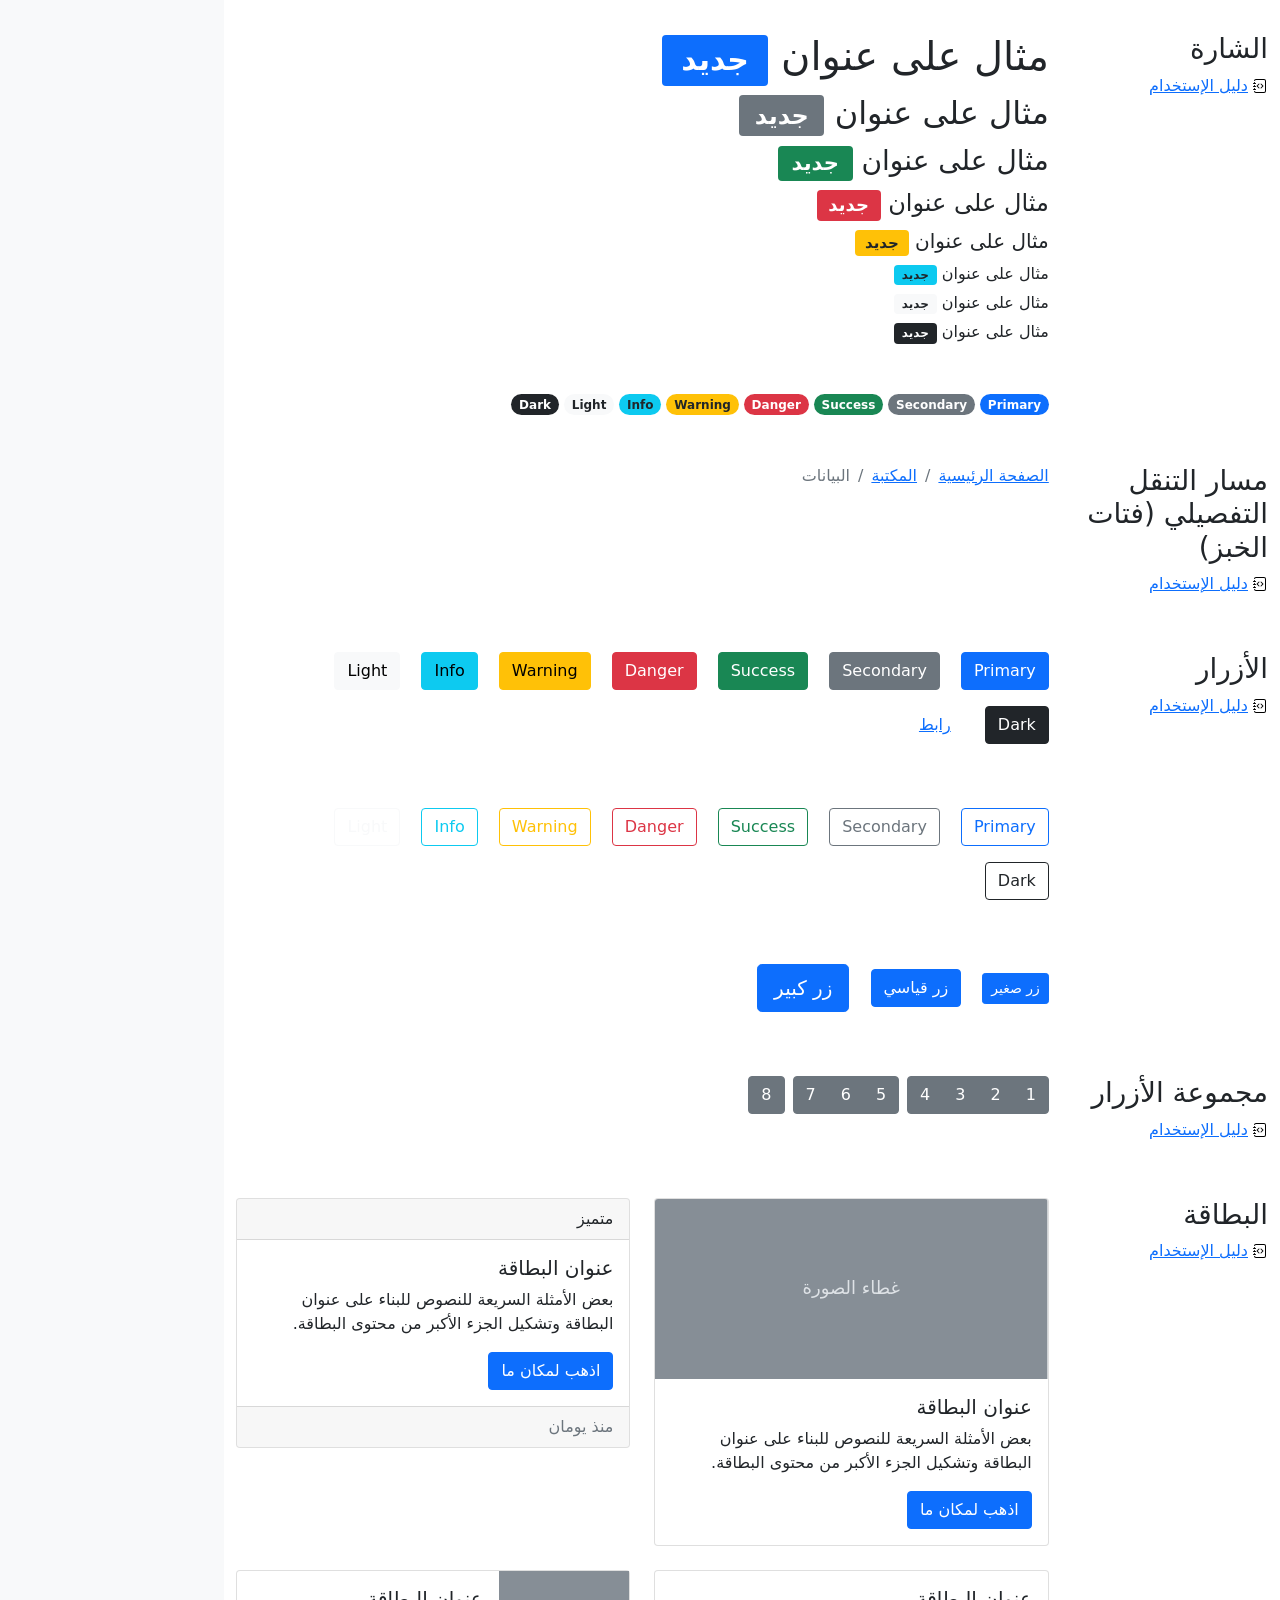
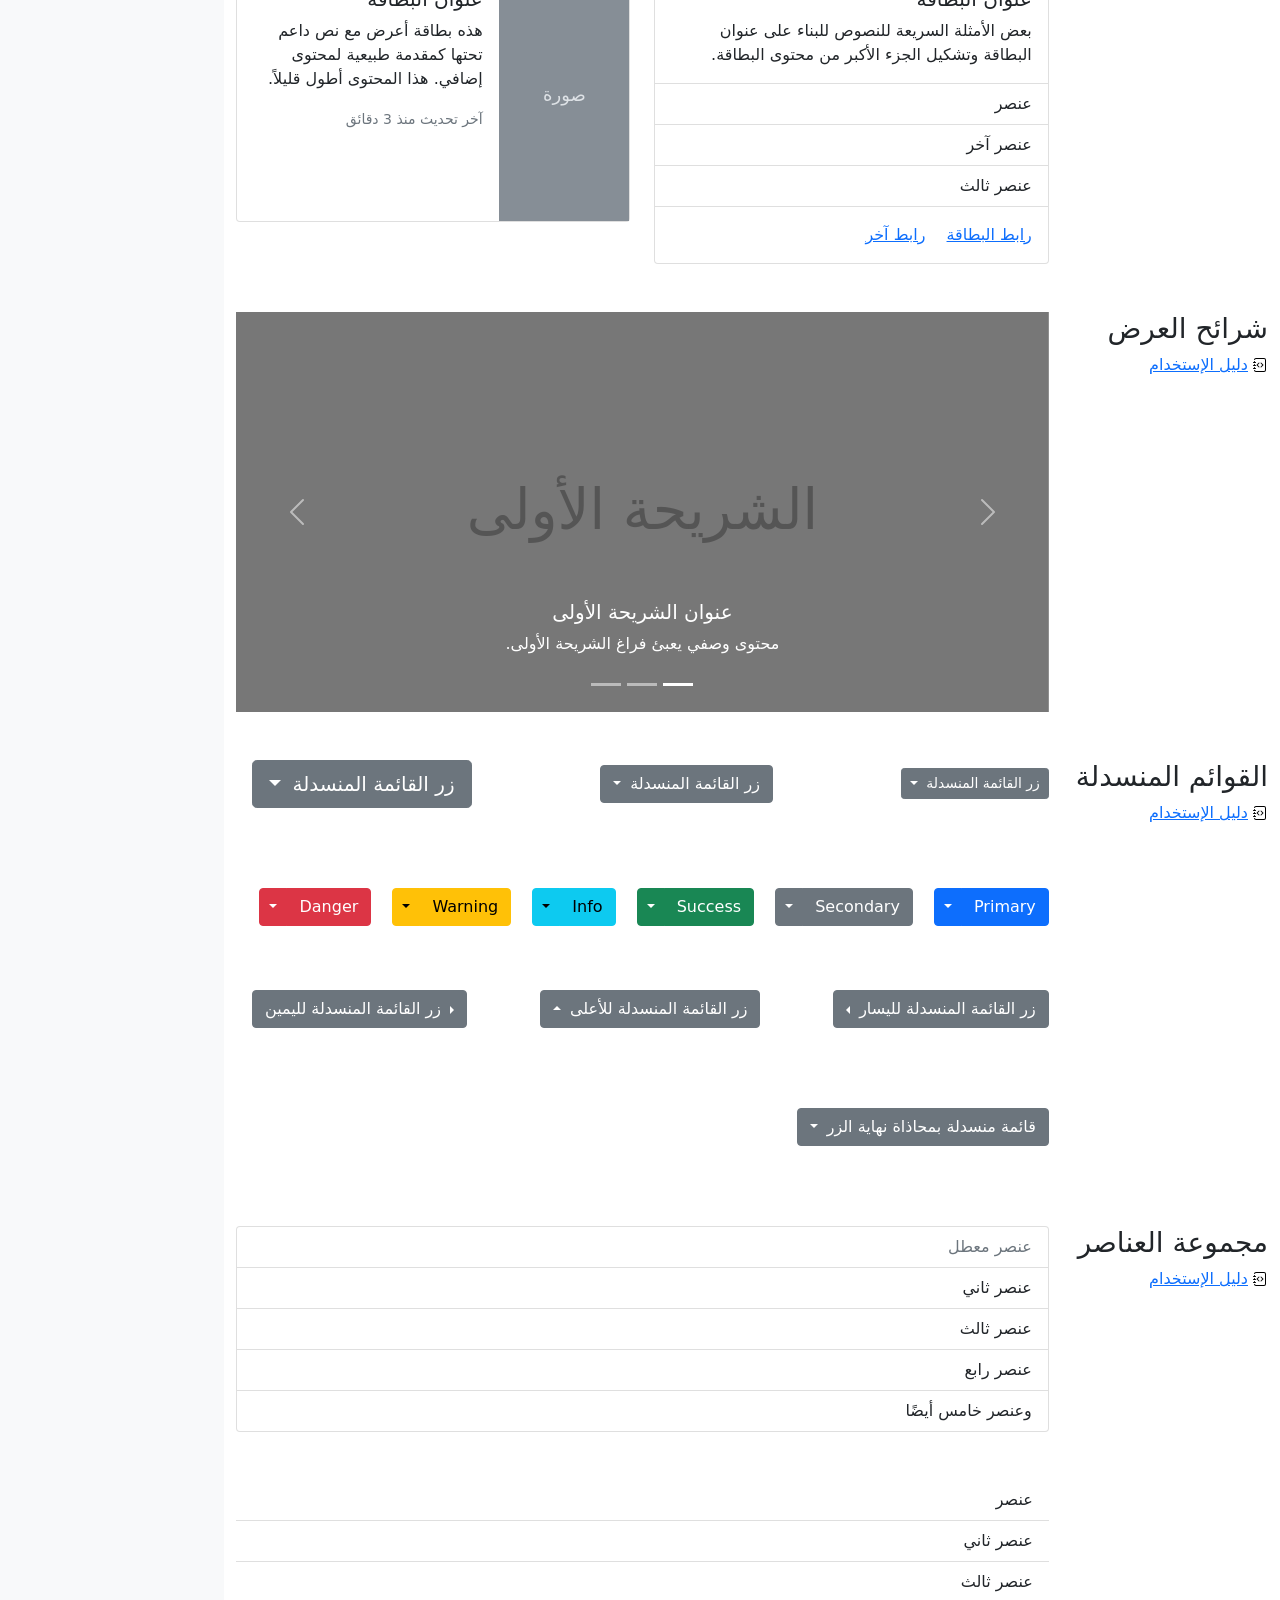
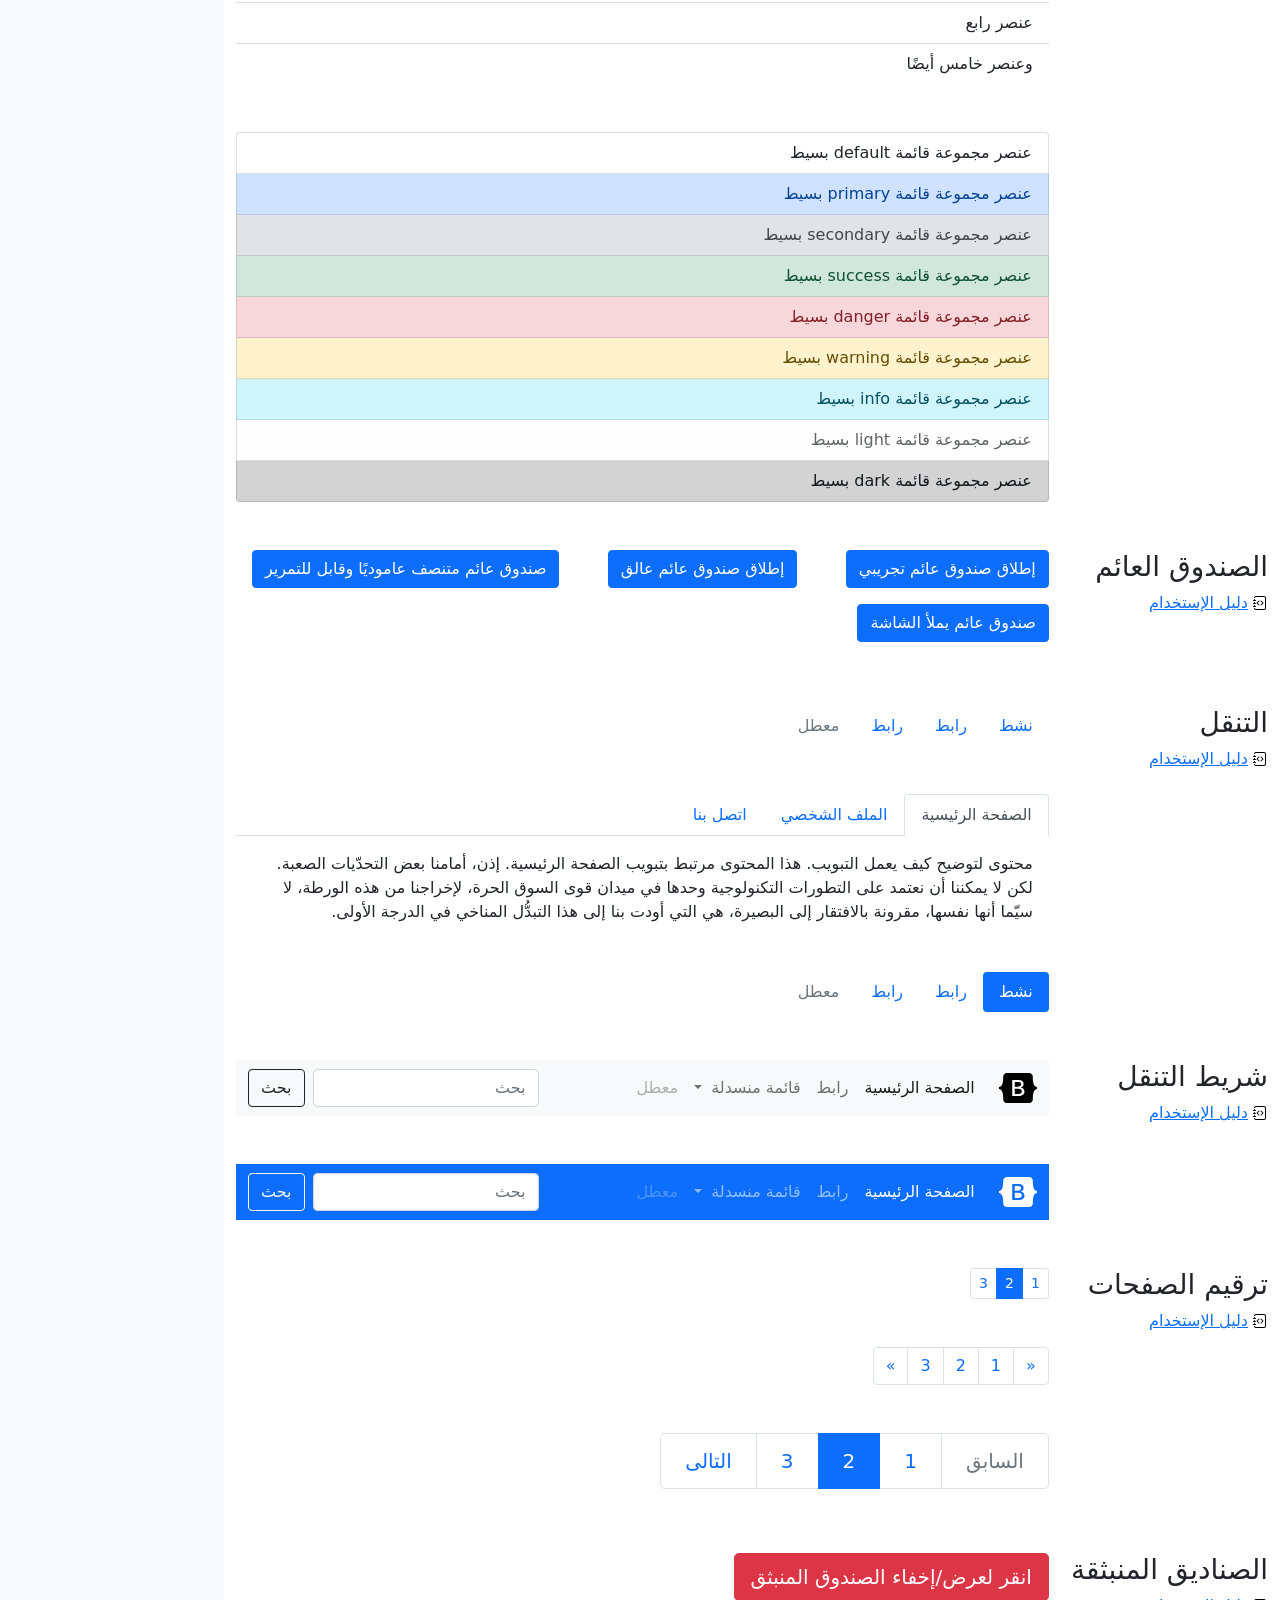
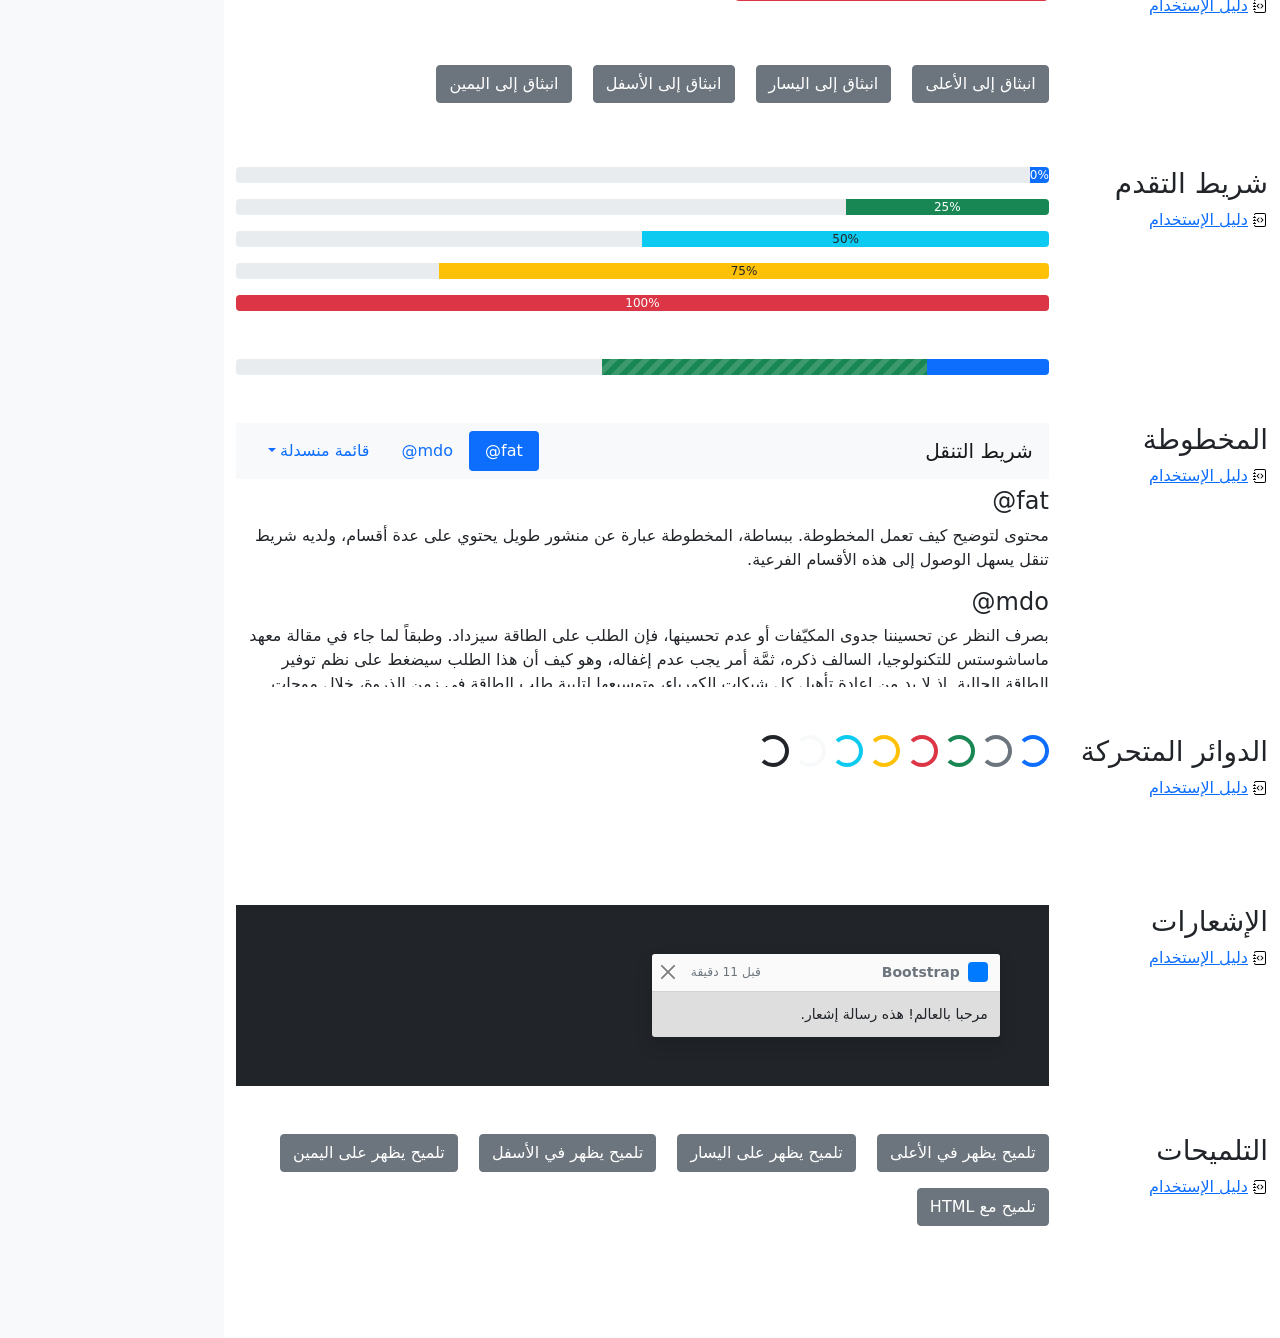
<file: test/cheatsheet-rtl/index.html>
<!doctype html>
<html lang="ar" dir="rtl">
  <head>
    <meta charset="utf-8">
    <meta name="viewport" content="width=device-width, initial-scale=1">
    <meta name="description" content="">
    <meta name="author" content="Mark Otto, Jacob Thornton, and Bootstrap contributors">
    <meta name="generator" content="Hugo 0.84.0">
    <title>ورقة الغش · Bootstrap v5.0</title>

    <link rel="canonical" href="https://getbootstrap.com/docs/5.0/examples/cheatsheet-rtl/">

    

    <!-- Bootstrap core CSS -->
<link href="../assets/dist/css/bootstrap.rtl.min.css" rel="stylesheet">

    <style>
      .bd-placeholder-img {
        font-size: 1.125rem;
        text-anchor: middle;
        -webkit-user-select: none;
        -moz-user-select: none;
        user-select: none;
      }

      @media (min-width: 768px) {
        .bd-placeholder-img-lg {
          font-size: 3.5rem;
        }
      }
    </style>

    
    <!-- Custom styles for this template -->
    <link href="../cheatsheet/cheatsheet.rtl.css" rel="stylesheet">
  </head>
  <body class="bg-light">
    
<header class="bd-header bg-dark py-3 d-flex align-items-stretch border-bottom border-dark">
  <div class="container-fluid d-flex align-items-center">
    <h1 class="d-flex align-items-center fs-4 text-white mb-0">
      <img src="../assets/brand/bootstrap-logo-white.svg" width="38" height="30" class="me-3" alt="Bootstrap">
      ورقة الغش
    </h1>
    <a href="../examples/cheatsheet/" class="ms-auto link-light" hreflang="en">جدول بيانات LTR</a>
  </div>
</header>
<aside class="bd-aside sticky-xl-top text-muted align-self-start mb-3 mb-xl-5 px-2">
  <h2 class="h6 pt-4 pb-3 mb-4 border-bottom">على هذه الصفحة</h2>
  <nav class="small" id="toc">
    <ul class="list-unstyled">
      <li class="my-2">
        <button class="btn d-inline-flex align-items-center collapsed" data-bs-toggle="collapse" aria-expanded="false" data-bs-target="#contents-collapse" aria-controls="contents-collapse">المحتوى</button>
        <ul class="list-unstyled ps-3 collapse" id="contents-collapse">
          <li><a class="d-inline-flex align-items-center rounded" href="#typography">النصوص</a></li>
          <li><a class="d-inline-flex align-items-center rounded" href="#images">الصور</a></li>
          <li><a class="d-inline-flex align-items-center rounded" href="#tables">الجداول</a></li>
          <li><a class="d-inline-flex align-items-center rounded" href="#figures">النماذج البيانية</a></li>
        </ul>
      </li>
      <li class="my-2">
        <button class="btn d-inline-flex align-items-center collapsed" data-bs-toggle="collapse" aria-expanded="false" data-bs-target="#forms-collapse" aria-controls="forms-collapse">النماذج</button>
        <ul class="list-unstyled ps-3 collapse" id="forms-collapse">
          <li><a class="d-inline-flex align-items-center rounded" href="#overview">نظرة عامة</a></li>
          <li><a class="d-inline-flex align-items-center rounded" href="#disabled-forms">الحقول المعطلة</a></li>
          <li><a class="d-inline-flex align-items-center rounded" href="#sizing">الأحجام</a></li>
          <li><a class="d-inline-flex align-items-center rounded" href="#input-group">مجموعة الإدخال</a></li>
          <li><a class="d-inline-flex align-items-center rounded" href="#floating-labels">الحقول ذوي العناوين العائمة</a></li>
          <li><a class="d-inline-flex align-items-center rounded" href="#validation">التحقق</a></li>
        </ul>
      </li>
      <li class="my-2">
        <button class="btn d-inline-flex align-items-center collapsed" data-bs-toggle="collapse" aria-expanded="false" data-bs-target="#components-collapse" aria-controls="components-collapse">مكونات</button>
        <ul class="list-unstyled ps-3 collapse" id="components-collapse">
          <li><a class="d-inline-flex align-items-center rounded" href="#accordion">المطوية</a></li>
          <li><a class="d-inline-flex align-items-center rounded" href="#alerts">الإنذارات</a></li>
          <li><a class="d-inline-flex align-items-center rounded" href="#badge">الشارة</a></li>
          <li><a class="d-inline-flex align-items-center rounded" href="#breadcrumb">مسار التنقل التفصيلي</a></li>
          <li><a class="d-inline-flex align-items-center rounded" href="#buttons">الأزرار</a></li>
          <li><a class="d-inline-flex align-items-center rounded" href="#button-group">مجموعة الأزرار</a></li>
          <li><a class="d-inline-flex align-items-center rounded" href="#card">البطاقة</a></li>
          <li><a class="d-inline-flex align-items-center rounded" href="#carousel">شرائح العرض</a></li>
          <li><a class="d-inline-flex align-items-center rounded" href="#dropdowns">القوائم المنسدلة</a></li>
          <li><a class="d-inline-flex align-items-center rounded" href="#list-group">مجموعة العناصر</a></li>
          <li><a class="d-inline-flex align-items-center rounded" href="#modal">الصندوق العائم</a></li>
          <li><a class="d-inline-flex align-items-center rounded" href="#navs">التنقل</a></li>
          <li><a class="d-inline-flex align-items-center rounded" href="#navbar">شريط التنقل</a></li>
          <li><a class="d-inline-flex align-items-center rounded" href="#pagination">ترقيم الصفحات</a></li>
          <li><a class="d-inline-flex align-items-center rounded" href="#popovers">الصناديق المنبثقة</a></li>
          <li><a class="d-inline-flex align-items-center rounded" href="#progress">شريط التقدم</a></li>
          <li><a class="d-inline-flex align-items-center rounded" href="#scrollspy">المخطوطة</a></li>
          <li><a class="d-inline-flex align-items-center rounded" href="#spinners">الدوائر المتحركة</a></li>
          <li><a class="d-inline-flex align-items-center rounded" href="#toasts">الإشعارات</a></li>
          <li><a class="d-inline-flex align-items-center rounded" href="#tooltips">التلميحات</a></li>
        </ul>
      </li>
    </ul>
  </nav>
</aside>
<div class="bd-cheatsheet container-fluid bg-body">
  <section id="content">
    <h2 class="sticky-xl-top fw-bold pt-3 pt-xl-5 pb-2 pb-xl-3">المحتوى</h2>

    <article class="my-3" id="typography">
      <div class="bd-heading sticky-xl-top align-self-start mt-5 mb-3 mt-xl-0 mb-xl-2">
        <h3>النصوص</h3>
        <a class="d-flex align-items-center" hreflang="en" href="../content/typography/">دليل الإستخدام</a>
      </div>

      <div>
        <div class="bd-example">
        <p class="display-1">العرض 1</p>
        <p class="display-2">العرض 2</p>
        <p class="display-3">العرض 3</p>
        <p class="display-4">العرض 4</p>
        <p class="display-5">العرض 5</p>
        <p class="display-6">العرض 6</p>
        </div>

        <div class="bd-example">
        <p class="h1">عنوان 1</p>
        <p class="h2">عنوان 2</p>
        <p class="h3">عنوان 3</p>
        <p class="h4">عنوان 4</p>
        <p class="h5">عنوان 5</p>
        <p class="h6">عنوان 6</p>
        </div>

        <div class="bd-example">
        <p class="lead">
          هذه قطعة إملائية متميزة، فهي مصممة لتكون بارزة من بين القطع الإملائية الأخرى.
        </p>
        </div>

        <div class="bd-example">
        <p>يمكنك استخدام تصنيف mark <mark>لتحديد</mark> نص.</p>
        <p><del>من المفترض أن يتم التعامل مع هذا السطر كنص محذوف.</del></p>
        <p><s>من المفترض أن يتم التعامل مع هذا السطر على أنه لم يعد دقيقًا.</s></p>
        <p><ins>من المفترض أن يتم التعامل مع هذا السطر كإضافة إلى المستند.</ins></p>
        <p><u>سيتم عرض النص في هذا السطر كما وتحته خط.</u></p>
        <p><small>من المفترض أن يتم التعامل مع هذا السطر على أنه يحوي تفاصيل صغيرة.</small></p>
        <p><strong>هذا السطر يحوي نص عريض.</strong></p>
        <p><em>هذا السطر يحوي نص مائل.</em></p>
        </div>

        <div class="bd-example">
        <blockquote class="blockquote">
          <p>إقتباس مبهر، موضوع في عنصر blockquote</p>
          <footer class="blockquote-footer">شخص مشهور في <cite title= "عنوان المصدر"> عنوان المصدر </cite></footer>
        </blockquote>
        </div>

        <div class="bd-example">
        <ul class="list-unstyled">
          <li>هذه قائمة عناصر.</li>
          <li>بالرغم من أنها مصممة كي لا تظهر كذلك.</li>
          <li>إلا أنها مجهزة كـ قائمة خلف الكواليس</li>
          <li>هذا التصميم ينطبق فقد على القائمة الرئيسية</li>
          <li>القوائم الفرعية
            <ul>
              <li>لا تتأثر بهذا التصميم</li>
              <li>فهي تظهر عليها علامات الترقيم</li>
              <li>وتحتوي على مساحة فارغة بجوارها</li>
            </ul>
          </li>
          <li>قد يكون هذا التصميم مفيدًا في بعض الأحيان.</li>
        </ul>
        </div>

        <div class="bd-example">
        <ul class="list-inline">
          <li class="list-inline-item">هذا عنصر في قائمة.</li>
          <li class="list-inline-item">وهذا أيضًا.</li>
          <li class="list-inline-item">لكنهم يظهرون متجاورين.</li>
        </ul>
        </div>
      </div>
    </article>
    <article class="my-3" id="images">
      <div class="bd-heading sticky-xl-top align-self-start mt-5 mb-3 mt-xl-0 mb-xl-2">
        <h3>الصور</h3>
        <a class="d-flex align-items-center" hreflang="en" href="../content/images/">دليل الإستخدام</a>
      </div>

      <div>
        <div class="bd-example">
        <svg class="bd-placeholder-img bd-placeholder-img-lg img-fluid" width="100%" height="250" xmlns="http://www.w3.org/2000/svg" role="img" aria-label="Placeholder: صورة مستجيبة" preserveAspectRatio="xMidYMid slice" focusable="false"><title>Placeholder</title><rect width="100%" height="100%" fill="#868e96"/><text x="50%" y="50%" fill="#dee2e6" dy=".3em">صورة مستجيبة</text></svg>

        </div>

        <div class="bd-example">
        <svg class="bd-placeholder-img img-thumbnail" width="200" height="200" xmlns="http://www.w3.org/2000/svg" role="img" aria-label="صورة عنصر نائب مربع عام مع حدود بيضاء حولها ، مما يجعلها تشبه صورة تم التقاطها بكاميرا فورية قديمة: 200x200" preserveAspectRatio="xMidYMid slice" focusable="false"><title>صورة عنصر نائب مربع عام مع حدود بيضاء حولها ، مما يجعلها تشبه صورة تم التقاطها بكاميرا فورية قديمة</title><rect width="100%" height="100%" fill="#868e96"/><text x="50%" y="50%" fill="#dee2e6" dy=".3em">200x200</text></svg>

        </div>
      </div>
    </article>
    <article class="my-3" id="tables">
      <div class="bd-heading sticky-xl-top align-self-start mt-5 mb-3 mt-xl-0 mb-xl-2">
        <h3>الجداول</h3>
        <a class="d-flex align-items-center" hreflang="en" href="../content/tables/">دليل الإستخدام</a>
      </div>

      <div>
        <div class="bd-example">
        <table class="table table-striped">
          <thead>
          <tr>
            <th scope="col">#</th>
            <th scope="col">الاسم الاول</th>
            <th scope="col">الكنية</th>
            <th scope="col">الاسم المستعار</th>
          </tr>
          </thead>
          <tbody>
          <tr>
            <th scope="row">1</th>
            <td>Mark</td>
            <td>Otto</td>
            <td><bdo lang="en" dir="ltr">@mdo</bdo></td>
          </tr>
          <tr>
            <th scope="row">2</th>
            <td>Jacob</td>
            <td>Thornton</td>
            <td><bdo lang="en" dir="ltr">@fat</bdo></td>
          </tr>
          <tr>
            <th scope="row">3</th>
            <td colspan="2">Larry the Bird</td>
            <td><bdo lang="en" dir="ltr">@twitter</bdo></td>
          </tr>
          </tbody>
        </table>
        </div>

        <div class="bd-example">
        <table class="table table-dark table-borderless">
          <thead>
          <tr>
            <th scope="col">#</th>
            <th scope="col">الاسم الاول</th>
            <th scope="col">الكنية</th>
            <th scope="col">الاسم المستعار</th>
          </tr>
          </thead>
          <tbody>
          <tr>
            <th scope="row">1</th>
            <td>Mark</td>
            <td>Otto</td>
            <td><bdo lang="en" dir="ltr">@mdo</bdo></td>
          </tr>
          <tr>
            <th scope="row">2</th>
            <td>Jacob</td>
            <td>Thornton</td>
            <td><bdo lang="en" dir="ltr">@fat</bdo></td>
          </tr>
          <tr>
            <th scope="row">3</th>
            <td colspan="2">Larry the Bird</td>
            <td><bdo lang="en" dir="ltr">@twitter</bdo></td>
          </tr>
          </tbody>
        </table>
        </div>

        <div class="bd-example">
        <table class="table table-hover">
          <thead>
          <tr>
            <th scope="col">Class</th>
            <th scope="col">عنوان</th>
            <th scope="col">عنوان</th>
          </tr>
          </thead>
          <tbody>
          <tr>
            <th scope="row">Default</th>
            <td>خلية</td>
            <td>خلية</td>
          </tr>
          
          <tr class="table-primary">
            <th scope="row">Primary</th>
            <td>خلية</td>
            <td>خلية</td>
          </tr>
          <tr class="table-secondary">
            <th scope="row">Secondary</th>
            <td>خلية</td>
            <td>خلية</td>
          </tr>
          <tr class="table-success">
            <th scope="row">Success</th>
            <td>خلية</td>
            <td>خلية</td>
          </tr>
          <tr class="table-danger">
            <th scope="row">Danger</th>
            <td>خلية</td>
            <td>خلية</td>
          </tr>
          <tr class="table-warning">
            <th scope="row">Warning</th>
            <td>خلية</td>
            <td>خلية</td>
          </tr>
          <tr class="table-info">
            <th scope="row">Info</th>
            <td>خلية</td>
            <td>خلية</td>
          </tr>
          <tr class="table-light">
            <th scope="row">Light</th>
            <td>خلية</td>
            <td>خلية</td>
          </tr>
          <tr class="table-dark">
            <th scope="row">Dark</th>
            <td>خلية</td>
            <td>خلية</td>
          </tr>
          </tbody>
        </table>
        </div>

        <div class="bd-example">
        <table class="table table-sm table-bordered">
          <thead>
          <tr>
            <th scope="col">#</th>
            <th scope="col">الاسم الاول</th>
            <th scope="col">الكنية</th>
            <th scope="col">الاسم المستعار</th>
          </tr>
          </thead>
          <tbody>
          <tr>
            <th scope="row">1</th>
            <td>Mark</td>
            <td>Otto</td>
            <td><bdo lang="en" dir="ltr">@mdo</bdo></td>
          </tr>
          <tr>
            <th scope="row">2</th>
            <td>Jacob</td>
            <td>Thornton</td>
            <td><bdo lang="en" dir="ltr">@fat</bdo></td>
          </tr>
          <tr>
            <th scope="row">3</th>
            <td colspan="2">Larry the Bird</td>
            <td><bdo lang="en" dir="ltr">@twitter</bdo></td>
          </tr>
          </tbody>
        </table>
        </div>
      </div>
    </article>
    <article class="my-3" id="figures">
      <div class="bd-heading sticky-xl-top align-self-start mt-5 mb-3 mt-xl-0 mb-xl-2">
        <h3>النماذج البيانية</h3>
        <a class="d-flex align-items-center" hreflang="en" href="../content/figures/">دليل الإستخدام</a>
      </div>

      <div>
        <div class="bd-example">
        <figure class="figure">
          <svg class="bd-placeholder-img figure-img img-fluid rounded" width="400" height="300" xmlns="http://www.w3.org/2000/svg" role="img" aria-label="Placeholder: 400x300" preserveAspectRatio="xMidYMid slice" focusable="false"><title>Placeholder</title><rect width="100%" height="100%" fill="#868e96"/><text x="50%" y="50%" fill="#dee2e6" dy=".3em">400x300</text></svg>

          <figcaption class="figure-caption">شرح للصورة أعلاه.</figcaption>
        </figure>
        </div>
      </div>
    </article>
  </section>

  <section id="forms">
    <h2 class="sticky-xl-top fw-bold pt-3 pt-xl-5 pb-2 pb-xl-3">النماذج</h2>

    <article class="my-3" id="overview">
      <div class="bd-heading sticky-xl-top align-self-start mt-5 mb-3 mt-xl-0 mb-xl-2">
        <h3>نظرة عامة</h3>
        <a class="d-flex align-items-center" hreflang="en" href="../forms/overview/">دليل الإستخدام</a>
      </div>

      <div>
        <div class="bd-example">
        <form>
          <div class="mb-3">
            <label for="exampleInputEmail1" class="form-label">البريد الإلكتروني</label>
            <input type="email" class="form-control" id="exampleInputEmail1" aria-describedby="emailHelp">
            <div id="emailHelp" class="form-text">لن نقوم بمشاركة بريدك الإلكتروني مع أي شخص آخر.</div>
          </div>
          <div class="mb-3">
            <label for="exampleInputPassword1" class="form-label">كلمة السر</label>
            <input type="password" class="form-control" id="exampleInputPassword1">
          </div>
          <div class="mb-3 form-check">
            <input type="checkbox" class="form-check-input" id="exampleCheck1">
            <label class="form-check-label" for="exampleCheck1">اخترني</label>
          </div>
          <fieldset class="mb-3">
            <legend>أزرار الاختيار الأحادي</legend>
            <div class="form-check">
              <input type="radio" name="radios" class="form-check-input" id="exampleRadio1" checked>
              <label class="form-check-label" for="exampleRadio1">الخيار الافتراضي</label>
            </div>
            <div class="mb-3 form-check">
              <input type="radio" name="radios" class="form-check-input" id="exampleRadio2">
              <label class="form-check-label" for="exampleRadio2">خيار آخر</label>
            </div>
          </fieldset>
          <div class="mb-3">
            <label class="form-label" for="customFile">رفع</label>
            <input type="file" class="form-control" id="customFile">
          </div>
          <div class="mb-3 form-check form-switch">
            <input class="form-check-input" type="checkbox" id="flexSwitchCheckChecked" checked>
            <label class="form-check-label" for="flexSwitchCheckChecked">زر على شكل مفتاح اختيار.</label>
          </div>
          <div class="mb-3">
            <label for="customRange3" class="form-label">مثال على حقل اختيار نطاقي</label>
            <input type="range" class="form-range" min="0" max="5" step="0.5" id="customRange3">
          </div>
          <button type="submit" class="btn btn-primary">إرسال</button>
        </form>
        </div>
      </div>
    </article>
    <article class="my-3" id="disabled-forms">
      <div class="bd-heading sticky-xl-top align-self-start mt-5 mb-3 mt-xl-0 mb-xl-2">
        <h3>الحقول المعطلة</h3>
        <a class="d-flex align-items-center" hreflang="en" href="../forms/overview/#disabled-forms">دليل الإستخدام</a>
      </div>

      <div>
        <div class="bd-example">
        <form>
          <fieldset disabled aria-label="مثال على مجموعة الحقول المعطلة">
            <div class="mb-3">
              <label for="disabledTextInput" class="form-label">حقل إدخال معطل</label>
              <input type="text" id="disabledTextInput" class="form-control" placeholder="حقل إدخال معطل">
            </div>
            <div class="mb-3">
              <label for="disabledSelect" class="form-label">قائمة اختيار معطلة</label>
              <select id="disabledSelect" class="form-select">
                <option>خيار معطل</option>
              </select>
            </div>
            <div class="mb-3">
              <div class="form-check">
                <input class="form-check-input" type="checkbox" id="disabledFieldsetCheck" disabled>
                <label class="form-check-label" for="disabledFieldsetCheck">
                  زر اختيار معطل
                </label>
              </div>
            </div>
            <fieldset class="mb-3">
              <legend>أزرار اختيار أحادي معطلين</legend>
              <div class="form-check">
                <input type="radio" name="radios" class="form-check-input" id="disabledRadio1" disabled>
                <label class="form-check-label" for="disabledRadio1">خيار معطل</label>
              </div>
              <div class="mb-3 form-check">
                <input type="radio" name="radios" class="form-check-input" id="disabledRadio2" disabled>
                <label class="form-check-label" for="disabledRadio2">خيار آخر معطل</label>
              </div>
            </fieldset>
            <div class="mb-3">
              <label class="form-label" for="disabledCustomFile">رفع معطل</label>
              <input type="file" class="form-control" id="disabledCustomFile" disabled>
            </div>
            <div class="mb-3 form-check form-switch">
              <input class="form-check-input" type="checkbox" id="disabledSwitchCheckChecked" checked disabled>
              <label class="form-check-label" for="disabledSwitchCheckChecked">زر معطل على شكل مفتاح اختيار.</label>
            </div>
            <div class="mb-3">
              <label for="disabledRange" class="form-label">حقل اختيار نطاقي معطل</label>
              <input type="range" class="form-range" min="0" max="5" step="0.5" id="disabledRange">
            </div>
            <button type="submit" class="btn btn-primary">إرسال</button>
          </fieldset>
        </form>
        </div>
      </div>
    </article>
    <article class="my-3" id="sizing">
      <div class="bd-heading sticky-xl-top align-self-start mt-5 mb-3 mt-xl-0 mb-xl-2">
        <h3>الأحجام</h3>
        <a class="d-flex align-items-center" hreflang="en" href="../forms/form-control/#sizing">دليل الإستخدام</a>
      </div>

      <div>
        <div class="bd-example">
        <div class="mb-3">
          <input class="form-control form-control-lg" type="text" placeholder="حقل إدخال كبير" aria-label=".form-control-lg مثال">
        </div>
        <div class="mb-3">
          <select class="form-select form-select-lg mb-3" aria-label=".form-select-lg مثال">
            <option selected>افتح قائمة الاختيار هذه</option>
            <option value="1">واحد</option>
            <option value="2">اثنان</option>
            <option value="3">ثلاثة</option>
          </select>
        </div>
        <div class="mb-3">
          <input type="file" class="form-control form-control-lg" aria-label="مثال على إدخال ملف كبير">
        </div>
        </div>

        <div class="bd-example">
        <div class="mb-3">
          <input class="form-control form-control-sm" type="text" placeholder="حقل إدخال صغير" aria-label=".form-control-sm مثال">
        </div>
        <div class="mb-3">
          <select class="form-select form-select-sm" aria-label=".form-select-sm مثال">
            <option selected>افتح قائمة الاختيار هذه</option>
            <option value="1">واحد</option>
            <option value="2">اثنان</option>
            <option value="3">ثلاثة</option>
          </select>
        </div>
        <div class="mb-3">
          <input type="file" class="form-control form-control-sm" aria-label="مثال على إدخال ملف صغير">
        </div>
        </div>
      </div>
    </article>
    <article class="my-3" id="input-group">
      <div class="bd-heading sticky-xl-top align-self-start mt-5 mb-3 mt-xl-0 mb-xl-2">
        <h3>مجموعة الإدخال</h3>
        <a class="d-flex align-items-center" hreflang="en" href="../forms/input-group/">دليل الإستخدام</a>
      </div>

      <div>
        <div class="bd-example">
        <div class="input-group mb-3">
          <span class="input-group-text" id="basic-addon1">أنا اسمي</span>
          <input type="text" class="form-control" placeholder="فلان الفلاني" aria-label="الاسم" aria-describedby="basic-addon1">
        </div>
        <div class="input-group mb-3">
          <input type="text" class="form-control" placeholder="أنا أحب الكعك والقهوة" aria-label="الطعام المفضل" aria-describedby="basic-addon2">
          <span class="input-group-text" id="basic-addon2">وغيرها</span>
        </div>
        <label for="basic-url" class="form-label">عنوان حسابك الشخصي</label>
        <div class="input-group mb-3">
          <input type="text" class="form-control" id="basic-url" aria-describedby="basic-addon3">
          <span class="input-group-text" id="basic-addon3"><bdo lang="en" dir="ltr">https://example.com/users/</bdo></span>
        </div>
        <div class="input-group mb-3">
          <span class="input-group-text"><bdo lang="en" dir="ltr">.00</bdo></span>
          <input type="text" class="form-control" aria-label="المبلغ (لأقرب دولار)">
          <span class="input-group-text">$</span>
        </div>
        <div class="input-group">
          <span class="input-group-text">مع textarea</span>
          <textarea class="form-control" aria-label="مع textarea"></textarea>
        </div>
        </div>
      </div>
    </article>
    <article class="my-3" id="floating-labels">
      <div class="bd-heading sticky-xl-top align-self-start mt-5 mb-3 mt-xl-0 mb-xl-2">
        <h3>الحقول ذوي العناوين العائمة</h3>
        <a class="d-flex align-items-center" href="../forms/floating-labels/">دليل الإستخدام</a>
      </div>

      <div>
        <div class="bd-example">
        <form>
          <div class="form-floating mb-3">
            <input type="email" class="form-control" id="floatingInput" placeholder="name@example.com">
            <label for="floatingInput">البريد الالكتروني</label>
          </div>
          <div class="form-floating">
            <input type="password" class="form-control" id="floatingPassword" placeholder="كلمة السر">
            <label for="floatingPassword">كلمة السر</label>
          </div>
        </form>
        </div>
      </div>
    </article>
    <article class="my-3" id="validation">
      <div class="bd-heading sticky-xl-top align-self-start mt-5 mb-3 mt-xl-0 mb-xl-2">
        <h3>التحقق</h3>
        <a class="d-flex align-items-center" hreflang="en" href="../forms/validation/">دليل الإستخدام</a>
      </div>

      <div>
        <div class="bd-example">
        <form class="row g-3">
          <div class="col-md-4">
            <label for="validationServer01" class="form-label">الاسم الاول</label>
            <input type="text" class="form-control is-valid" id="validationServer01" value="Mark" required>
            <div class="valid-feedback">
              يبدو صحيحًا!
            </div>
          </div>
          <div class="col-md-4">
            <label for="validationServer02" class="form-label">الكنية</label>
            <input type="text" class="form-control is-valid" id="validationServer02" value="Otto" required>
            <div class="valid-feedback">
              يبدو صحيحًا!
            </div>
          </div>
          <div class="col-md-4">
            <label for="validationServerUsername" class="form-label">اسم المستخدم</label>
            <div class="input-group has-validation">
              <input type="text" class="form-control is-invalid" id="validationServerUsername" aria-describedby="inputGroupPrepend3" required>
              <span class="input-group-text" id="inputGroupPrepend3">@</span>
              <div class="invalid-feedback">
                يرجى اختيار اسم مستخدم.
              </div>
            </div>
          </div>
          <div class="col-md-6">
            <label for="validationServer03" class="form-label">مدينة</label>
            <input type="text" class="form-control is-invalid" id="validationServer03" required>
            <div class="invalid-feedback">
              يرجى إدخال مدينة صحيحة.
            </div>
          </div>
          <div class="col-md-3">
            <label for="validationServer04" class="form-label">حالة</label>
            <select class="form-select is-invalid" id="validationServer04" required>
              <option selected disabled value="">اختر...</option>
              <option>...</option>
            </select>
            <div class="invalid-feedback">
              يرجى اختيار ولاية صحيحة.
            </div>
          </div>
          <div class="col-md-3">
            <label for="validationServer05" class="form-label">الرمز البريدي</label>
            <input type="text" class="form-control is-invalid" id="validationServer05" required>
            <div class="invalid-feedback">
              يرجى إدخال رمز بريدي صحيح.
            </div>
          </div>
          <div class="col-12">
            <div class="form-check">
              <input class="form-check-input is-invalid" type="checkbox" value="" id="invalidCheck3" required>
              <label class="form-check-label" for="invalidCheck3">
                أوافق على الشروط والأحكام
              </label>
              <div class="invalid-feedback">
                تجب الموافقة قبل إرسال النموذج.
              </div>
            </div>
          </div>
          <div class="col-12">
            <button class="btn btn-primary" type="submit">إرسال النموذج</button>
          </div>
        </form>
        </div>
      </div>
    </article>
  </section>

  <section id="components">
    <h2 class="sticky-xl-top fw-bold pt-3 pt-xl-5 pb-2 pb-xl-3">العناصر</h2>

    <article class="my-3" id="accordion">
      <div class="bd-heading sticky-xl-top align-self-start mt-5 mb-3 mt-xl-0 mb-xl-2">
        <h3>المطوية</h3>
        <a class="d-flex align-items-center" hreflang="en" href="../components/accordion/">دليل الإستخدام</a>
      </div>

      <div>
        <div class="bd-example">
        <div class="accordion" id="accordionExample">
          <div class="accordion-item">
            <h4 class="accordion-header" id="headingOne">
              <button class="accordion-button" type="button" data-bs-toggle="collapse" data-bs-target="#collapseOne" aria-expanded="true" aria-controls="collapseOne">
                عنصر المطوية الأول
              </button>
            </h4>
            <div id="collapseOne" class="accordion-collapse collapse show" aria-labelledby="headingOne" data-bs-parent="#accordionExample">
              <div class="accordion-body">
                <strong>هذا هو محتوى عنصر المطوية الأول.</strong> سيكون المحتوى مخفيًا بشكل إفتراضي حتى يقوم Bootstrap بإضافة الكلاسات اللازمة لكل عنصر في المطوية. هذه الكلاسات تتحكم بالمظهر العام ووتتحكم أيضا بإظهار وإخفاء أقسام المطوية عبر حركات CSS الإنتقالية. يمكنك تعديل أي من هذه عبر كلاسات CSS خاصة بك، او عبر تغيير القيم الإفتراضية المقدمة من Bootsrap. من الجدير بالذكر أنه يمكن وضع أي كود HTML هنا، ولكن الحركة الإنتقالية قد تحد من الoverflow.
              </div>
            </div>
          </div>
          <div class="accordion-item">
            <h4 class="accordion-header" id="headingTwo">
              <button class="accordion-button collapsed" type="button" data-bs-toggle="collapse" data-bs-target="#collapseTwo" aria-expanded="false" aria-controls="collapseTwo">
                عنصر المطوية الثاني
              </button>
            </h4>
            <div id="collapseTwo" class="accordion-collapse collapse" aria-labelledby="headingTwo" data-bs-parent="#accordionExample">
              <div class="accordion-body">
                <strong>هذا هو محتوى عنصر المطوية الثاني.</strong> سيكون المحتوى مخفيًا بشكل إفتراضي حتى يقوم Bootstrap بإضافة الكلاسات اللازمة لكل عنصر في المطوية. هذه الكلاسات تتحكم بالمظهر العام ووتتحكم أيضا بإظهار وإخفاء أقسام المطوية عبر حركات CSS الإنتقالية. يمكنك تعديل أي من هذه عبر كلاسات CSS خاصة بك، او عبر تغيير القيم الإفتراضية المقدمة من Bootsrap. من الجدير بالذكر أنه يمكن وضع أي كود HTML هنا، ولكن الحركة الإنتقالية قد تحد من الoverflow.
              </div>
            </div>
          </div>
          <div class="accordion-item">
            <h4 class="accordion-header" id="headingThree">
              <button class="accordion-button collapsed" type="button" data-bs-toggle="collapse" data-bs-target="#collapseThree" aria-expanded="false" aria-controls="collapseThree">
                عنصر المطوية الثالث
              </button>
            </h4>
            <div id="collapseThree" class="accordion-collapse collapse" aria-labelledby="headingThree" data-bs-parent="#accordionExample">
              <div class="accordion-body">
                <strong>هذا هو محتوى عنصر المطوية الثالث.</strong> سيكون المحتوى مخفيًا بشكل إفتراضي حتى يقوم Bootstrap بإضافة الكلاسات اللازمة لكل عنصر في المطوية. هذه الكلاسات تتحكم بالمظهر العام ووتتحكم أيضا بإظهار وإخفاء أقسام المطوية عبر حركات CSS الإنتقالية. يمكنك تعديل أي من هذه عبر كلاسات CSS خاصة بك، او عبر تغيير القيم الإفتراضية المقدمة من Bootsrap. من الجدير بالذكر أنه يمكن وضع أي كود HTML هنا، ولكن الحركة الإنتقالية قد تحد من الoverflow.
              </div>
            </div>
          </div>
        </div>
        </div>
      </div>
    </article>
    <article class="my-3" id="alerts">
      <div class="bd-heading sticky-xl-top align-self-start mt-5 mb-3 mt-xl-0 mb-xl-2">
        <h3>الإنذارات</h3>
        <a class="d-flex align-items-center" hreflang="en" href="../components/alerts/">دليل الإستخدام</a>
      </div>

      <div>
        <div class="bd-example">
        
        <div class="alert alert-primary alert-dismissible fade show" role="alert">
          تنبيه primary بسيط مع <a href="#" class="alert-link">رابط مثال</a>. أعطها نقرة إذا أردت.
          <button type="button" class="btn-close" data-bs-dismiss="alert" aria-label="قريب"></button>
        </div>
        <div class="alert alert-secondary alert-dismissible fade show" role="alert">
          تنبيه secondary بسيط مع <a href="#" class="alert-link">رابط مثال</a>. أعطها نقرة إذا أردت.
          <button type="button" class="btn-close" data-bs-dismiss="alert" aria-label="قريب"></button>
        </div>
        <div class="alert alert-success alert-dismissible fade show" role="alert">
          تنبيه success بسيط مع <a href="#" class="alert-link">رابط مثال</a>. أعطها نقرة إذا أردت.
          <button type="button" class="btn-close" data-bs-dismiss="alert" aria-label="قريب"></button>
        </div>
        <div class="alert alert-danger alert-dismissible fade show" role="alert">
          تنبيه danger بسيط مع <a href="#" class="alert-link">رابط مثال</a>. أعطها نقرة إذا أردت.
          <button type="button" class="btn-close" data-bs-dismiss="alert" aria-label="قريب"></button>
        </div>
        <div class="alert alert-warning alert-dismissible fade show" role="alert">
          تنبيه warning بسيط مع <a href="#" class="alert-link">رابط مثال</a>. أعطها نقرة إذا أردت.
          <button type="button" class="btn-close" data-bs-dismiss="alert" aria-label="قريب"></button>
        </div>
        <div class="alert alert-info alert-dismissible fade show" role="alert">
          تنبيه info بسيط مع <a href="#" class="alert-link">رابط مثال</a>. أعطها نقرة إذا أردت.
          <button type="button" class="btn-close" data-bs-dismiss="alert" aria-label="قريب"></button>
        </div>
        <div class="alert alert-light alert-dismissible fade show" role="alert">
          تنبيه light بسيط مع <a href="#" class="alert-link">رابط مثال</a>. أعطها نقرة إذا أردت.
          <button type="button" class="btn-close" data-bs-dismiss="alert" aria-label="قريب"></button>
        </div>
        <div class="alert alert-dark alert-dismissible fade show" role="alert">
          تنبيه dark بسيط مع <a href="#" class="alert-link">رابط مثال</a>. أعطها نقرة إذا أردت.
          <button type="button" class="btn-close" data-bs-dismiss="alert" aria-label="قريب"></button>
        </div>
        </div>

        <div class="bd-example">
        <div class="alert alert-success" role="alert">
          <h4 class="alert-heading">أحسنت!</h4>
          <p>لقد نجحت في قراءة رسالة التنبيه المهمة هذه. سيتم تشغيل نص المثال هذا لفترة أطول قليلاً حتى تتمكن من رؤية كيفية عمل التباعد داخل التنبيه مع هذا النوع من المحتوى.</p>
          <hr>
          <p class="mb-0">كلما احتجت إلى ذلك ، تأكد من استخدام أدوات الهامش للحفاظ على الأشياء لطيفة ومرتبة.</p>
        </div>
        </div>
      </div>
    </article>
    <article class="my-3" id="badge">
      <div class="bd-heading sticky-xl-top align-self-start mt-5 mb-3 mt-xl-0 mb-xl-2">
        <h3>الشارة</h3>
        <a class="d-flex align-items-center" hreflang="en" href="../components/badge/">دليل الإستخدام</a>
      </div>

      <div>
        <div class="bd-example">
        <p class="h1">مثال على عنوان <span class="badge bg-primary">جديد</span></p>
        <p class="h2">مثال على عنوان <span class="badge bg-secondary">جديد</span></p>
        <p class="h3">مثال على عنوان <span class="badge bg-success">جديد</span></p>
        <p class="h4">مثال على عنوان <span class="badge bg-danger">جديد</span></p>
        <p class="h5">مثال على عنوان <span class="badge bg-warning text-dark">جديد</span></p>
        <p class="h6">مثال على عنوان <span class="badge bg-info text-dark">جديد</span></p>
        <p class="h6">مثال على عنوان <span class="badge bg-light text-dark">جديد</span></p>
        <p class="h6">مثال على عنوان <span class="badge bg-dark">جديد</span></p>
        </div>

        <div class="bd-example">
        
        <span class="badge rounded-pill bg-primary">Primary</span>
        <span class="badge rounded-pill bg-secondary">Secondary</span>
        <span class="badge rounded-pill bg-success">Success</span>
        <span class="badge rounded-pill bg-danger">Danger</span>
        <span class="badge rounded-pill bg-warning text-dark">Warning</span>
        <span class="badge rounded-pill bg-info text-dark">Info</span>
        <span class="badge rounded-pill bg-light text-dark">Light</span>
        <span class="badge rounded-pill bg-dark">Dark</span>
        </div>
      </div>
    </article>
    <article class="my-3" id="breadcrumb">
      <div class="bd-heading sticky-xl-top align-self-start mt-5 mb-3 mt-xl-0 mb-xl-2">
        <h3>مسار التنقل التفصيلي (فتات الخبز)</h3>
        <a class="d-flex align-items-center" hreflang="en" href="../components/breadcrumb/">دليل الإستخدام</a>
      </div>

      <div>
        <div class="bd-example">
        <nav aria-label="فتات الخبز">
          <ol class="breadcrumb">
            <li class="breadcrumb-item"><a href="#">الصفحة الرئيسية</a></li>
            <li class="breadcrumb-item"><a href="#">المكتبة</a></li>
            <li class="breadcrumb-item active" aria-current="page">البيانات</li>
          </ol>
        </nav>
        </div>
      </div>
    </article>
    <article class="my-3" id="buttons">
      <div class="bd-heading sticky-xl-top align-self-start mt-5 mb-3 mt-xl-0 mb-xl-2">
        <h3>الأزرار</h3>
        <a class="d-flex align-items-center" hreflang="en" href="../components/buttons/">دليل الإستخدام</a>
      </div>

      <div>
        <div class="bd-example">
        
        <button type="button" class="btn btn-primary">Primary</button>
        <button type="button" class="btn btn-secondary">Secondary</button>
        <button type="button" class="btn btn-success">Success</button>
        <button type="button" class="btn btn-danger">Danger</button>
        <button type="button" class="btn btn-warning">Warning</button>
        <button type="button" class="btn btn-info">Info</button>
        <button type="button" class="btn btn-light">Light</button>
        <button type="button" class="btn btn-dark">Dark</button>

        <button type="button" class="btn btn-link">رابط</button>
        </div>

        <div class="bd-example">
        
        <button type="button" class="btn btn-outline-primary">Primary</button>
        <button type="button" class="btn btn-outline-secondary">Secondary</button>
        <button type="button" class="btn btn-outline-success">Success</button>
        <button type="button" class="btn btn-outline-danger">Danger</button>
        <button type="button" class="btn btn-outline-warning">Warning</button>
        <button type="button" class="btn btn-outline-info">Info</button>
        <button type="button" class="btn btn-outline-light">Light</button>
        <button type="button" class="btn btn-outline-dark">Dark</button>
        </div>

        <div class="bd-example">
        <button type="button" class="btn btn-primary btn-sm">زر صغير</button>
        <button type="button" class="btn btn-primary">زر قياسي</button>
        <button type="button" class="btn btn-primary btn-lg">زر كبير</button>
        </div>
      </div>
    </article>
    <article class="my-3" id="button-group">
      <div class="bd-heading sticky-xl-top align-self-start mt-5 mb-3 mt-xl-0 mb-xl-2">
        <h3>مجموعة الأزرار</h3>
        <a class="d-flex align-items-center" hreflang="en" href="../components/button-group/">دليل الإستخدام</a>
      </div>

      <div>
        <div class="bd-example">
        <div class="btn-toolbar" role="toolbar" aria-label="شريط أدوات مع مجموعات أزرار">
          <div class="btn-group me-2" role="group" aria-label="المجموعة الأولى">
            <button type="button" class="btn btn-secondary">1</button>
            <button type="button" class="btn btn-secondary">2</button>
            <button type="button" class="btn btn-secondary">3</button>
            <button type="button" class="btn btn-secondary">4</button>
          </div>
          <div class="btn-group me-2" role="group" aria-label="المجموعة الثانية">
            <button type="button" class="btn btn-secondary">5</button>
            <button type="button" class="btn btn-secondary">6</button>
            <button type="button" class="btn btn-secondary">7</button>
          </div>
          <div class="btn-group" role="group" aria-label="المجموعة الثالثة">
            <button type="button" class="btn btn-secondary">8</button>
          </div>
        </div>
        </div>
      </div>
    </article>
    <article class="my-3" id="card">
      <div class="bd-heading sticky-xl-top align-self-start mt-5 mb-3 mt-xl-0 mb-xl-2">
        <h3>البطاقة</h3>
        <a class="d-flex align-items-center" hreflang="en" href="../components/card/">دليل الإستخدام</a>
      </div>

      <div>
        <div class="bd-example">
        <div class="row  row-cols-1 row-cols-md-2 g-4">
          <div class="col">
            <div class="card">
              <svg class="bd-placeholder-img card-img-top" width="100%" height="180" xmlns="http://www.w3.org/2000/svg" role="img" aria-label="Placeholder: غطاء الصورة" preserveAspectRatio="xMidYMid slice" focusable="false"><title>Placeholder</title><rect width="100%" height="100%" fill="#868e96"/><text x="50%" y="50%" fill="#dee2e6" dy=".3em">غطاء الصورة</text></svg>

              <div class="card-body">
                <h5 class="card-title">عنوان البطاقة</h5>
                <p class="card-text">بعض الأمثلة السريعة للنصوص للبناء على عنوان البطاقة وتشكيل الجزء الأكبر من محتوى البطاقة.</p>
                <a href="#" class="btn btn-primary">اذهب لمكان ما</a>
              </div>
            </div>
          </div>
          <div class="col">
            <div class="card">
              <div class="card-header">
                متميز
              </div>
              <div class="card-body">
                <h5 class="card-title">عنوان البطاقة</h5>
                <p class="card-text">بعض الأمثلة السريعة للنصوص للبناء على عنوان البطاقة وتشكيل الجزء الأكبر من محتوى البطاقة.</p>
                <a href="#" class="btn btn-primary">اذهب لمكان ما</a>
              </div>
              <div class="card-footer text-muted">
                منذ يومان
              </div>
            </div>
          </div>
          <div class="col">
            <div class="card">
              <div class="card-body">
                <h5 class="card-title">عنوان البطاقة</h5>
                <p class="card-text">بعض الأمثلة السريعة للنصوص للبناء على عنوان البطاقة وتشكيل الجزء الأكبر من محتوى البطاقة.</p>
              </div>
              <ul class="list-group list-group-flush">
                <li class="list-group-item">عنصر</li>
                <li class="list-group-item">عنصر آخر</li>
                <li class="list-group-item">عنصر ثالث</li>
              </ul>
              <div class="card-body">
                <a href="#" class="card-link">رابط البطاقة</a>
                <a href="#" class="card-link">رابط آخر</a>
              </div>
            </div>
          </div>
          <div class="col">
            <div class="card">
              <div class="row g-0">
                <div class="col-md-4">
                  <svg class="bd-placeholder-img" width="100%" height="250" xmlns="http://www.w3.org/2000/svg" role="img" aria-label="Placeholder: صورة" preserveAspectRatio="xMidYMid slice" focusable="false"><title>Placeholder</title><rect width="100%" height="100%" fill="#868e96"/><text x="50%" y="50%" fill="#dee2e6" dy=".3em">صورة</text></svg>

                </div>
                <div class="col-md-8">
                  <div class="card-body">
                    <h5 class="card-title">عنوان البطاقة</h5>
                    <p class="card-text">هذه بطاقة أعرض مع نص داعم تحتها كمقدمة طبيعية لمحتوى إضافي. هذا المحتوى أطول قليلاً.</p>
                    <p class="card-text"><small class="text-muted">آخر تحديث منذ 3 دقائق</small></p>
                  </div>
                </div>
              </div>
            </div>
          </div>
        </div>
        </div>
      </div>
    </article>
    <article class="my-3" id="carousel">
      <div class="bd-heading sticky-xl-top align-self-start mt-5 mb-3 mt-xl-0 mb-xl-2">
        <h3>شرائح العرض</h3>
        <a class="d-flex align-items-center" hreflang="en" href="../components/carousel/">دليل الإستخدام</a>
      </div>

      <div>
        <div class="bd-example">
        <div id="carouselExampleCaptions" class="carousel slide" data-bs-ride="carousel">
          <div class="carousel-indicators">
            <button type="button" data-bs-target="#carouselExampleCaptions" data-bs-slide-to="0" class="active" aria-current="true" aria-label="الشريحة الأولى"></button>
            <button type="button" data-bs-target="#carouselExampleCaptions" data-bs-slide-to="1" aria-label="الشريحة الثانية"></button>
            <button type="button" data-bs-target="#carouselExampleCaptions" data-bs-slide-to="2" aria-label="الشريحة الثالثة"></button>
          </div>
          <div class="carousel-inner">
            <div class="carousel-item active">
              <svg class="bd-placeholder-img bd-placeholder-img-lg d-block w-100" width="800" height="400" xmlns="http://www.w3.org/2000/svg" role="img" aria-label="Placeholder: الشريحة الأولى" preserveAspectRatio="xMidYMid slice" focusable="false"><title>Placeholder</title><rect width="100%" height="100%" fill="#777"/><text x="50%" y="50%" fill="#555" dy=".3em">الشريحة الأولى</text></svg>

              <div class="carousel-caption d-none d-md-block">
                <h5>عنوان الشريحة الأولى</h5>
                <p>محتوى وصفي يعبئ فراغ الشريحة الأولى.</p>
              </div>
            </div>
            <div class="carousel-item">
              <svg class="bd-placeholder-img bd-placeholder-img-lg d-block w-100" width="800" height="400" xmlns="http://www.w3.org/2000/svg" role="img" aria-label="Placeholder: الشريحة الثانية" preserveAspectRatio="xMidYMid slice" focusable="false"><title>Placeholder</title><rect width="100%" height="100%" fill="#666"/><text x="50%" y="50%" fill="#444" dy=".3em">الشريحة الثانية</text></svg>

              <div class="carousel-caption d-none d-md-block">
                <h5>عنوان الشريحة الثانية</h5>
                <p>محتوى وصفي يعبئ فراغ الشريحة الأولى.</p>
              </div>
            </div>
            <div class="carousel-item">
              <svg class="bd-placeholder-img bd-placeholder-img-lg d-block w-100" width="800" height="400" xmlns="http://www.w3.org/2000/svg" role="img" aria-label="Placeholder: الشريحة الثالثة" preserveAspectRatio="xMidYMid slice" focusable="false"><title>Placeholder</title><rect width="100%" height="100%" fill="#555"/><text x="50%" y="50%" fill="#333" dy=".3em">الشريحة الثالثة</text></svg>

              <div class="carousel-caption d-none d-md-block">
                <h5>عنوان الشريحة الثالثة</h5>
                <p>محتوى وصفي يعبئ فراغ الشريحة الأولى.</p>
              </div>
            </div>
          </div>
          <button class="carousel-control-prev" type="button" data-bs-target="#carouselExampleCaptions" data-bs-slide="prev">
            <span class="carousel-control-prev-icon" aria-hidden="true"></span>
            <span class="visually-hidden">السابق</span>
          </button>
          <button class="carousel-control-next" type="button" data-bs-target="#carouselExampleCaptions" data-bs-slide="next">
            <span class="carousel-control-next-icon" aria-hidden="true"></span>
            <span class="visually-hidden">التالي</span>
          </button>
        </div>
        </div>
      </div>
    </article>
    <article class="my-3" id="dropdowns">
      <div class="bd-heading sticky-xl-top align-self-start mt-5 mb-3 mt-xl-0 mb-xl-2">
        <h3>القوائم المنسدلة</h3>
        <a class="d-flex align-items-center" hreflang="en" href="../components/dropdowns/">دليل الإستخدام</a>
      </div>

      <div>
        <div class="bd-example">
        <div class="btn-group w-100 align-items-center justify-content-between flex-wrap">
          <div class="dropdown">
            <button class="btn btn-secondary btn-sm dropdown-toggle" type="button" id="dropdownMenuButtonSM" data-bs-toggle="dropdown" aria-expanded="false">
              زر القائمة المنسدلة
            </button>
            <ul class="dropdown-menu" aria-labelledby="dropdownMenuButtonSM">
              <li><h6 class="dropdown-header">عنوان القائمة المنسدلة</h6></li>
              <li><a class="dropdown-item" href="#">عمل</a></li>
              <li><a class="dropdown-item" href="#">عمل آخر</a></li>
              <li><a class="dropdown-item" href="#">شيء آخر هنا</a></li>
              <li><hr class="dropdown-divider"></li>
              <li><a class="dropdown-item" href="#">رابط منفصل</a></li>
            </ul>
          </div>
          <div class="dropdown">
            <button class="btn btn-secondary dropdown-toggle" type="button" id="dropdownMenuButton" data-bs-toggle="dropdown" aria-expanded="false">
              زر القائمة المنسدلة
            </button>
            <ul class="dropdown-menu" aria-labelledby="dropdownMenuButton">
              <li><h6 class="dropdown-header">عنوان القائمة المنسدلة</h6></li>
              <li><a class="dropdown-item" href="#">عمل</a></li>
              <li><a class="dropdown-item" href="#">عمل آخر</a></li>
              <li><a class="dropdown-item" href="#">شيء آخر هنا</a></li>
              <li><hr class="dropdown-divider"></li>
              <li><a class="dropdown-item" href="#">رابط منفصل</a></li>
            </ul>
          </div>
          <div class="dropdown">
            <button class="btn btn-secondary btn-lg dropdown-toggle" type="button" id="dropdownMenuButtonLG" data-bs-toggle="dropdown" aria-expanded="false">
              زر القائمة المنسدلة
            </button>
            <ul class="dropdown-menu" aria-labelledby="dropdownMenuButtonLG">
              <li><h6 class="dropdown-header">عنوان القائمة المنسدلة</h6></li>
              <li><a class="dropdown-item" href="#">عمل</a></li>
              <li><a class="dropdown-item" href="#">عمل آخر</a></li>
              <li><a class="dropdown-item" href="#">شيء آخر هنا</a></li>
              <li><hr class="dropdown-divider"></li>
              <li><a class="dropdown-item" href="#">رابط منفصل</a></li>
            </ul>
          </div>
        </div>
        </div>

        <div class="bd-example">
        <div class="btn-group">
          <button type="button" class="btn btn-primary">Primary</button>
          <button type="button" class="btn btn-primary dropdown-toggle dropdown-toggle-split" data-bs-toggle="dropdown" aria-expanded="false">
            <span class="visually-hidden">تبديل القائمة المنسدلة</span>
          </button>
          <ul class="dropdown-menu">
            <li><a class="dropdown-item" href="#">عمل</a></li>
            <li><a class="dropdown-item" href="#">عمل آخر</a></li>
            <li><a class="dropdown-item" href="#">شيء آخر هنا</a></li>
          </ul>
        </div><!-- /btn-group -->
        <div class="btn-group">
          <button type="button" class="btn btn-secondary">Secondary</button>
          <button type="button" class="btn btn-secondary dropdown-toggle dropdown-toggle-split" data-bs-toggle="dropdown" aria-expanded="false">
            <span class="visually-hidden">تبديل القائمة المنسدلة</span>
          </button>
          <ul class="dropdown-menu">
            <li><a class="dropdown-item" href="#">عمل</a></li>
            <li><a class="dropdown-item" href="#">عمل آخر</a></li>
            <li><a class="dropdown-item" href="#">شيء آخر هنا</a></li>
          </ul>
        </div><!-- /btn-group -->
        <div class="btn-group">
          <button type="button" class="btn btn-success">Success</button>
          <button type="button" class="btn btn-success dropdown-toggle dropdown-toggle-split" data-bs-toggle="dropdown" aria-expanded="false">
            <span class="visually-hidden">تبديل القائمة المنسدلة</span>
          </button>
          <ul class="dropdown-menu">
            <li><a class="dropdown-item" href="#">عمل</a></li>
            <li><a class="dropdown-item" href="#">عمل آخر</a></li>
            <li><a class="dropdown-item" href="#">شيء آخر هنا</a></li>
          </ul>
        </div><!-- /btn-group -->
        <div class="btn-group">
          <button type="button" class="btn btn-info">Info</button>
          <button type="button" class="btn btn-info dropdown-toggle dropdown-toggle-split" data-bs-toggle="dropdown" aria-expanded="false">
            <span class="visually-hidden">تبديل القائمة المنسدلة</span>
          </button>
          <ul class="dropdown-menu">
            <li><a class="dropdown-item" href="#">عمل</a></li>
            <li><a class="dropdown-item" href="#">عمل آخر</a></li>
            <li><a class="dropdown-item" href="#">شيء آخر هنا</a></li>
          </ul>
        </div><!-- /btn-group -->
        <div class="btn-group">
          <button type="button" class="btn btn-warning">Warning</button>
          <button type="button" class="btn btn-warning dropdown-toggle dropdown-toggle-split" data-bs-toggle="dropdown" aria-expanded="false">
            <span class="visually-hidden">تبديل القائمة المنسدلة</span>
          </button>
          <ul class="dropdown-menu">
            <li><a class="dropdown-item" href="#">عمل</a></li>
            <li><a class="dropdown-item" href="#">عمل آخر</a></li>
            <li><a class="dropdown-item" href="#">شيء آخر هنا</a></li>
          </ul>
        </div><!-- /btn-group -->
        <div class="btn-group">
          <button type="button" class="btn btn-danger">Danger</button>
          <button type="button" class="btn btn-danger dropdown-toggle dropdown-toggle-split" data-bs-toggle="dropdown" aria-expanded="false">
            <span class="visually-hidden">تبديل القائمة المنسدلة</span>
          </button>
          <ul class="dropdown-menu">
            <li><a class="dropdown-item" href="#">عمل</a></li>
            <li><a class="dropdown-item" href="#">عمل آخر</a></li>
            <li><a class="dropdown-item" href="#">شيء آخر هنا</a></li>
          </ul>
        </div><!-- /btn-group -->
        </div>

        <div class="bd-example">
        <div class="btn-group w-100 align-items-center justify-content-between flex-wrap">
          <div class="dropend">
            <button class="btn btn-secondary dropdown-toggle" type="button" id="dropendMenuButton" data-bs-toggle="dropdown" aria-expanded="false">
              زر القائمة المنسدلة لليسار
            </button>
            <ul class="dropdown-menu" aria-labelledby="dropendMenuButton">
              <li><h6 class="dropdown-header">عنوان القائمة المنسدلة</h6></li>
              <li><a class="dropdown-item" href="#">عمل</a></li>
              <li><a class="dropdown-item" href="#">عمل آخر</a></li>
              <li><a class="dropdown-item" href="#">شيء آخر هنا</a></li>
              <li><hr class="dropdown-divider"></li>
              <li><a class="dropdown-item" href="#">رابط منفصل</a></li>
            </ul>
          </div>
          <div class="dropup">
            <button class="btn btn-secondary dropdown-toggle" type="button" id="dropupMenuButton" data-bs-toggle="dropdown" aria-expanded="false">
              زر القائمة المنسدلة للأعلى
            </button>
            <ul class="dropdown-menu" aria-labelledby="dropupMenuButton">
              <li><h6 class="dropdown-header">عنوان القائمة المنسدلة</h6></li>
              <li><a class="dropdown-item" href="#">عمل</a></li>
              <li><a class="dropdown-item" href="#">عمل آخر</a></li>
              <li><a class="dropdown-item" href="#">شيء آخر هنا</a></li>
              <li><hr class="dropdown-divider"></li>
              <li><a class="dropdown-item" href="#">رابط منفصل</a></li>
            </ul>
          </div>
          <div class="dropstart">
            <button class="btn btn-secondary dropdown-toggle" type="button" id="dropstartMenuButton" data-bs-toggle="dropdown" aria-expanded="false">
              زر القائمة المنسدلة لليمين
            </button>
            <ul class="dropdown-menu" aria-labelledby="dropstartMenuButton">
              <li><h6 class="dropdown-header">عنوان القائمة المنسدلة</h6></li>
              <li><a class="dropdown-item" href="#">عمل</a></li>
              <li><a class="dropdown-item" href="#">عمل آخر</a></li>
              <li><a class="dropdown-item" href="#">شيء آخر هنا</a></li>
              <li><hr class="dropdown-divider"></li>
              <li><a class="dropdown-item" href="#">رابط منفصل</a></li>
            </ul>
          </div>
        </div>
        </div>

        <div class="bd-example">
        <div class="btn-group">
          <div class="dropdown">
            <button class="btn btn-secondary dropdown-toggle" type="button" id="dropdownRightMenuButton" data-bs-toggle="dropdown" aria-expanded="false">
              قائمة منسدلة بمحاذاة نهاية الزر
            </button>
            <ul class="dropdown-menu dropdown-menu-end" aria-labelledby="dropdownRightMenuButton">
              <li><h6 class="dropdown-header">عنوان القائمة المنسدلة</h6></li>
              <li><a class="dropdown-item" href="#">عمل</a></li>
              <li><a class="dropdown-item" href="#">عمل آخر</a></li>
              <li><hr class="dropdown-divider"></li>
              <li><a class="dropdown-item" href="#">رابط منفصل</a></li>
            </ul>
          </div>
        </div>
        </div>
      </div>
    </article>
    <article class="my-3" id="list-group">
      <div class="bd-heading sticky-xl-top align-self-start mt-5 mb-3 mt-xl-0 mb-xl-2">
        <h3>مجموعة العناصر</h3>
        <a class="d-flex align-items-center" hreflang="en" href="../components/list-group/">دليل الإستخدام</a>
      </div>

      <div>
        <div class="bd-example">
        <ul class="list-group">
          <li class="list-group-item disabled" aria-disabled="true">عنصر معطل</li>
          <li class="list-group-item">عنصر ثاني</li>
          <li class="list-group-item">عنصر ثالث</li>
          <li class="list-group-item">عنصر رابع</li>
          <li class="list-group-item">وعنصر خامس أيضًا</li>
        </ul>
        </div>

        <div class="bd-example">
        <ul class="list-group list-group-flush">
          <li class="list-group-item">عنصر</li>
          <li class="list-group-item">عنصر ثاني</li>
          <li class="list-group-item">عنصر ثالث</li>
          <li class="list-group-item">عنصر رابع</li>
          <li class="list-group-item">وعنصر خامس أيضًا</li>
        </ul>
        </div>

        <div class="bd-example">
        <div class="list-group">
          <a href="#" class="list-group-item list-group-item-action">عنصر مجموعة قائمة default بسيط</a>
          
          <a href="#" class="list-group-item list-group-item-action list-group-item-primary">عنصر مجموعة قائمة primary بسيط</a>
          <a href="#" class="list-group-item list-group-item-action list-group-item-secondary">عنصر مجموعة قائمة secondary بسيط</a>
          <a href="#" class="list-group-item list-group-item-action list-group-item-success">عنصر مجموعة قائمة success بسيط</a>
          <a href="#" class="list-group-item list-group-item-action list-group-item-danger">عنصر مجموعة قائمة danger بسيط</a>
          <a href="#" class="list-group-item list-group-item-action list-group-item-warning">عنصر مجموعة قائمة warning بسيط</a>
          <a href="#" class="list-group-item list-group-item-action list-group-item-info">عنصر مجموعة قائمة info بسيط</a>
          <a href="#" class="list-group-item list-group-item-action list-group-item-light">عنصر مجموعة قائمة light بسيط</a>
          <a href="#" class="list-group-item list-group-item-action list-group-item-dark">عنصر مجموعة قائمة dark بسيط</a>
        </div>
        </div>
      </div>
    </article>
    <article class="my-3" id="modal">
      <div class="bd-heading sticky-xl-top align-self-start mt-5 mb-3 mt-xl-0 mb-xl-2">
        <h3>الصندوق العائم</h3>
        <a class="d-flex align-items-center" hreflang="en" href="../components/modal/">دليل الإستخدام</a>
      </div>

      <div>
        <div class="bd-example">
        <div class="d-flex justify-content-between flex-wrap">
          <button type="button" class="btn btn-primary" data-bs-toggle="modal" data-bs-target="#exampleModalDefault">
            إطلاق صندوق عائم تجريبي
          </button>
          <button type="button" class="btn btn-primary" data-bs-toggle="modal" data-bs-target="#staticBackdropLive">
            إطلاق صندوق عائم عالق
          </button>
          <button type="button" class="btn btn-primary" data-bs-toggle="modal" data-bs-target="#exampleModalCenteredScrollable">
            صندوق عائم متنصف عاموديًا وقابل للتمرير
          </button>
          <button type="button" class="btn btn-primary" data-bs-toggle="modal" data-bs-target="#exampleModalFullscreen">
            صندوق عائم يملأ الشاشة
          </button>
        </div>
        </div>
      </div>
    </article>
    <article class="my-3" id="navs">
      <div class="bd-heading sticky-xl-top align-self-start mt-5 mb-3 mt-xl-0 mb-xl-2">
        <h3>التنقل</h3>
        <a class="d-flex align-items-center" hreflang="en" href="../components/navs-tabs/">دليل الإستخدام</a>
      </div>

      <div>
        <div class="bd-example">
        <nav class="nav">
          <a class="nav-link active" aria-current="page" href="#">نشط</a>
          <a class="nav-link" href="#">رابط</a>
          <a class="nav-link" href="#">رابط</a>
          <a class="nav-link disabled" href="#" tabindex="-1" aria-disabled="true">معطل</a>
        </nav>
        </div>

        <div class="bd-example">
        <nav>
          <div class="nav nav-tabs mb-3" id="nav-tab" role="tablist">
            <button class="nav-link active" id="nav-home-tab" data-bs-toggle="tab" data-bs-target="#nav-home" type="button" role="tab" aria-controls="nav-home" aria-selected="true">الصفحة الرئيسية</button>
            <button class="nav-link" id="nav-profile-tab" data-bs-toggle="tab" data-bs-target="#nav-profile" type="button" role="tab" aria-controls="nav-profile" aria-selected="false">الملف الشخصي</button>
            <button class="nav-link" id="nav-contact-tab" data-bs-toggle="tab" data-bs-target="#nav-contact" type="button" role="tab" aria-controls="nav-contact" aria-selected="false">اتصل بنا</button>
          </div>
        </nav>
        <div class="tab-content" id="nav-tabContent">
          <div class="tab-pane fade show active" id="nav-home" role="tabpanel" aria-labelledby="nav-home-tab">
            <p class="px-3">محتوى لتوضيح كيف يعمل التبويب. هذا المحتوى مرتبط بتبويب الصفحة الرئيسية. إذن، أمامنا بعض التحدّيات الصعبة. لكن لا يمكننا أن نعتمد على التطورات التكنولوجية وحدها في ميدان قوى السوق الحرة، لإخراجنا من هذه الورطة، لا سيّما أنها نفسها، مقرونة بالافتقار إلى البصيرة، هي التي أودت بنا إلى هذا التبدُّل المناخي في الدرجة الأولى.</p>
          </div>
          <div class="tab-pane fade" id="nav-profile" role="tabpanel" aria-labelledby="nav-profile-tab">
            <p class="px-3">محتوى لتوضيح كيف يعمل التبويب. هذا المحتوى مرتبط بتبويب الملف الشخصي. معظم البشر في بلدان العالَم النامي، لم يقتنوا بعد مكيّفهم الأول، والمشكلة إلى ازدياد. فمعظم البلدان النامية هي من البلدان الأشد حرارة والأكثر اكتظاظًا بالسكان في العالم.</p>
          </div>
          <div class="tab-pane fade" id="nav-contact" role="tabpanel" aria-labelledby="nav-contact-tab">
            <p class="px-3">محتوى لتوضيح كيف يعمل التبويب. هذا المحتوى مرتبط بتبويب الاتصال بنا. أمامنا بعض التحدّيات الصعبة. لكن لا يمكننا أن نعتمد على التطورات التكنولوجية وحدها في ميدان قوى السوق الحرة، بل يجب وضع معايير جدوى جديدة لشركات البناء ومعايير أعلى لجدوى التكييف من أجل تحفيز الحلول المستدامة قانونيًا.</p>
          </div>
        </div>
        </div>

        <div class="bd-example">
        <ul class="nav nav-pills">
          <li class="nav-item">
            <a class="nav-link active" aria-current="page" href="#">نشط</a>
          </li>
          <li class="nav-item">
            <a class="nav-link" href="#">رابط</a>
          </li>
          <li class="nav-item">
            <a class="nav-link" href="#">رابط</a>
          </li>
          <li class="nav-item">
            <a class="nav-link disabled" href="#" tabindex="-1" aria-disabled="true">معطل</a>
          </li>
        </ul>
        </div>
      </div>
    </article>
    <article class="my-3" id="navbar">
      <div class="bd-heading sticky-xl-top align-self-start mt-5 mb-3 mt-xl-0 mb-xl-2">
        <h3>شريط التنقل</h3>
        <a class="d-flex align-items-center" hreflang="en" href="../components/navbar/">دليل الإستخدام</a>
      </div>

      <div>
        <div class="bd-example">
        <nav class="navbar navbar-expand-lg navbar-light bg-light">
          <div class="container-fluid">
            <a class="navbar-brand" href="#">
              <img src="../assets/brand/bootstrap-logo-white.svg" width="38" height="30" class="d-inline-block align-top" alt="Bootstrap" loading="lazy"
                   style="filter: invert(1) grayscale(100%) brightness(200%);">
            </a>
            <button class="navbar-toggler" type="button" data-bs-toggle="collapse" data-bs-target="#navbarSupportedContent" aria-controls="navbarSupportedContent" aria-expanded="false" aria-label="تبديل التنقل">
              <span class="navbar-toggler-icon"></span>
            </button>
            <div class="collapse navbar-collapse" id="navbarSupportedContent">
              <ul class="navbar-nav me-auto mb-2 mb-lg-0">
                <li class="nav-item">
                  <a class="nav-link active" aria-current="page" href="#">الصفحة الرئيسية</a>
                </li>
                <li class="nav-item">
                  <a class="nav-link" href="#">رابط</a>
                </li>
                <li class="nav-item dropdown">
                  <a class="nav-link dropdown-toggle" href="#" id="navbarDropdown" role="button" data-bs-toggle="dropdown" aria-expanded="false">
                    قائمة منسدلة
                  </a>
                  <ul class="dropdown-menu" aria-labelledby="navbarDropdown">
                    <li><a class="dropdown-item" href="#">عمل</a></li>
                    <li><a class="dropdown-item" href="#">عمل آخر</a></li>
                    <li><hr class="dropdown-divider"></li>
                    <li><a class="dropdown-item" href="#">شيء آخر هنا</a></li>
                  </ul>
                </li>
                <li class="nav-item">
                  <a class="nav-link disabled" href="#" tabindex="-1" aria-disabled="true">معطل</a>
                </li>
              </ul>
              <form class="d-flex">
                <input class="form-control me-2" type="search" placeholder="بحث" aria-label="بحث">
                <button class="btn btn-outline-dark" type="submit">بحث</button>
              </form>
            </div>
          </div>
        </nav>

        <nav class="navbar navbar-expand-lg navbar-dark bg-primary mt-5">
          <div class="container-fluid">
            <a class="navbar-brand" href="#">
              <img src="../assets/brand/bootstrap-logo-white.svg" width="38" height="30" class="d-inline-block align-top" alt="Bootstrap" loading="lazy">
            </a>
            <button class="navbar-toggler" type="button" data-bs-toggle="collapse" data-bs-target="#navbarSupportedContent2" aria-controls="navbarSupportedContent2" aria-expanded="false" aria-label="تبديل التنقل">
              <span class="navbar-toggler-icon"></span>
            </button>
            <div class="collapse navbar-collapse" id="navbarSupportedContent2">
              <ul class="navbar-nav me-auto mb-2 mb-lg-0">
                <li class="nav-item">
                  <a class="nav-link active" aria-current="page" href="#">الصفحة الرئيسية</a>
                </li>
                <li class="nav-item">
                  <a class="nav-link" href="#">رابط</a>
                </li>
                <li class="nav-item dropdown">
                  <a class="nav-link dropdown-toggle" href="#" id="navbarDropdown2" role="button" data-bs-toggle="dropdown" aria-expanded="false">
                    قائمة منسدلة
                  </a>
                  <ul class="dropdown-menu" aria-labelledby="navbarDropdown2">
                    <li><a class="dropdown-item" href="#">عمل</a></li>
                    <li><a class="dropdown-item" href="#">عمل آخر</a></li>
                    <li><hr class="dropdown-divider"></li>
                    <li><a class="dropdown-item" href="#">شيء آخر هنا</a></li>
                  </ul>
                </li>
                <li class="nav-item">
                  <a class="nav-link disabled" href="#" tabindex="-1" aria-disabled="true">معطل</a>
                </li>
              </ul>
              <form class="d-flex">
                <input class="form-control me-2" type="search" placeholder="بحث" aria-label="بحث">
                <button class="btn btn-outline-light" type="submit">بحث</button>
              </form>
            </div>
          </div>
        </nav>
        </div>
      </div>
    </article>
    <article class="my-3" id="pagination">
      <div class="bd-heading sticky-xl-top align-self-start mt-5 mb-3 mt-xl-0 mb-xl-2">
        <h3>ترقيم الصفحات</h3>
        <a class="d-flex align-items-center" hreflang="en" href="../components/pagination/">دليل الإستخدام</a>
      </div>

      <div>
        <div class="bd-example">
        <nav aria-label="مثال ترقيم الصفحات">
          <ul class="pagination pagination-sm">
            <li class="page-item"><a class="page-link" href="#">1</a></li>
            <li class="page-item active" aria-current="page">
              <a class="page-link" href="#">2</a>
            </li>
            <li class="page-item"><a class="page-link" href="#">3</a></li>
          </ul>
        </nav>
        </div>

        <div class="bd-example">
        <nav aria-label="مثال قياسي لترقيم الصفحات">
          <ul class="pagination">
            <li class="page-item">
              <a class="page-link" href="#" aria-label="السابق">
                <span aria-hidden="true">&laquo;</span>
              </a>
            </li>
            <li class="page-item"><a class="page-link" href="#">1</a></li>
            <li class="page-item"><a class="page-link" href="#">2</a></li>
            <li class="page-item"><a class="page-link" href="#">3</a></li>
            <li class="page-item">
              <a class="page-link" href="#" aria-label="التالي">
                <span aria-hidden="true">&raquo;</span>
              </a>
            </li>
          </ul>
        </nav>
        </div>

        <div class="bd-example">
        <nav aria-label="مثال آخر لترقيم الصفحات">
          <ul class="pagination pagination-lg flex-wrap">
            <li class="page-item disabled">
              <a class="page-link" href="#" tabindex="-1" aria-disabled="true">السابق</a>
            </li>
            <li class="page-item"><a class="page-link" href="#">1</a></li>
            <li class="page-item active" aria-current="page">
              <a class="page-link" href="#">2</a>
            </li>
            <li class="page-item"><a class="page-link" href="#">3</a></li>
            <li class="page-item">
              <a class="page-link" href="#">التالى</a>
            </li>
          </ul>
        </nav>
        </div>
      </div>
    </article>
    <article class="my-3" id="popovers">
      <div class="bd-heading sticky-xl-top align-self-start mt-5 mb-3 mt-xl-0 mb-xl-2">
        <h3>الصناديق المنبثقة</h3>
        <a class="d-flex align-items-center" hreflang="en" href="../components/popovers/">دليل الإستخدام</a>
      </div>

      <div>
        <div class="bd-example">
        <button type="button" class="btn btn-lg btn-danger" data-bs-toggle="popover" title="عنوان الصندوق المنبثق" data-bs-content="وإليك بعض المحتويات الرائعة. إنه آسر للغاية. أليس كذلك؟">
        انقر لعرض/إخفاء الصندوق المنبثق
        </button>
        </div>

        <div class="bd-example">
        <button type="button" class="btn btn-secondary" data-bs-container="body" data-bs-toggle="popover" data-bs-placement="top" data-bs-content="نجمٌ و لكنه ليس في السماء، بل في أعماق البحار و المحيطات!">
          انبثاق إلى الأعلى
        </button>
        <button type="button" class="btn btn-secondary" data-bs-container="body" data-bs-toggle="popover" data-bs-placement="right" data-bs-content="نجمٌ و لكنه ليس في السماء، بل في أعماق البحار و المحيطات!">
          انبثاق إلى اليسار
        </button>
        <button type="button" class="btn btn-secondary" data-bs-container="body" data-bs-toggle="popover" data-bs-placement="bottom" data-bs-content="نجمٌ و لكنه ليس في السماء، بل في أعماق البحار و المحيطات!">
          انبثاق إلى الأسفل
        </button>
        <button type="button" class="btn btn-secondary" data-bs-container="body" data-bs-toggle="popover" data-bs-placement="left" data-bs-content="نجمٌ و لكنه ليس في السماء، بل في أعماق البحار و المحيطات!">
          انبثاق إلى اليمين
        </button>
        </div>
      </div>
    </article>
    <article class="my-3" id="progress">
      <div class="bd-heading sticky-xl-top align-self-start mt-5 mb-3 mt-xl-0 mb-xl-2">
        <h3>شريط التقدم</h3>
        <a class="d-flex align-items-center" hreflang="en" href="../components/progress/">دليل الإستخدام</a>
      </div>

      <div>
        <div class="bd-example">
        <div class="progress mb-3">
          <div class="progress-bar" role="progressbar" aria-valuenow="0" aria-valuemin="0" aria-valuemax="100">0%</div>
        </div>
        <div class="progress mb-3">
          <div class="progress-bar bg-success w-25" role="progressbar" aria-valuenow="25" aria-valuemin="0" aria-valuemax="100">25%</div>
        </div>
        <div class="progress mb-3">
          <div class="progress-bar bg-info text-dark w-50" role="progressbar" aria-valuenow="50" aria-valuemin="0" aria-valuemax="100">50%</div>
        </div>
        <div class="progress mb-3">
          <div class="progress-bar bg-warning text-dark w-75" role="progressbar" aria-valuenow="75" aria-valuemin="0" aria-valuemax="100">75%</div>
        </div>
        <div class="progress">
          <div class="progress-bar bg-danger w-100" role="progressbar" aria-valuenow="100" aria-valuemin="0" aria-valuemax="100">100%</div>
        </div>
        </div>

        <div class="bd-example">
        <div class="progress">
          <div class="progress-bar" role="progressbar" style="width: 15%" aria-valuenow="15" aria-valuemin="0" aria-valuemax="100"></div>
          <div class="progress-bar progress-bar-striped progress-bar-animated bg-success" role="progressbar" style="width: 40%" aria-valuenow="40" aria-valuemin="0" aria-valuemax="100"></div>
        </div>
        </div>
      </div>
    </article>
    <article class="my-3" id="scrollspy">
      <div class="bd-heading sticky-xl-top align-self-start mt-5 mb-3 mt-xl-0 mb-xl-2">
        <h3>المخطوطة</h3>
        <a class="d-flex align-items-center" hreflang="en" href="../components/scrollspy/">دليل الإستخدام</a>
      </div>

      <div>
        <div class="bd-example">
          <nav id="navbar-example2" class="navbar navbar-light bg-light px-3">
            <a class="navbar-brand" href="#">شريط التنقل</a>
            <ul class="nav nav-pills">
              <li class="nav-item">
                <a class="nav-link" href="#fat"><bdi lang="en" dir="ltr">@fat</bdi></a>
              </li>
              <li class="nav-item">
                <a class="nav-link" href="#mdo"><bdi lang="en" dir="ltr">@mdo</bdi></a>
              </li>
              <li class="nav-item dropdown">
                <a class="nav-link dropdown-toggle" data-bs-toggle="dropdown" href="#" role="button" aria-expanded="false">قائمة منسدلة</a>
                <ul class="dropdown-menu">
                  <li><a class="dropdown-item" href="#one">واحد</a></li>
                  <li><a class="dropdown-item" href="#two">اثنان</a></li>
                  <li><hr class="dropdown-divider"></li>
                  <li><a class="dropdown-item" href="#three">ثلاثة</a></li>
                </ul>
              </li>
            </ul>
          </nav>
          <div data-bs-spy="scroll" data-bs-target="#navbar-example2" data-bs-offset="0" class="scrollspy-example">
            <h4 id="fat"><bdi lang="en" dir="ltr">@fat</bdi></h4>
            <p>محتوى لتوضيح كيف تعمل المخطوطة. ببساطة، المخطوطة عبارة عن منشور طويل يحتوي على عدة أقسام، ولديه شريط تنقل يسهل الوصول إلى هذه الأقسام الفرعية.</p>
            <h4 id="mdo"><bdi lang="en" dir="ltr">@mdo</bdi></h4>
            <p>بصرف النظر عن تحسيننا جدوى المكيّفات أو عدم تحسينها، فإن الطلب على الطاقة سيزداد. وطبقاً لما جاء في مقالة معهد ماساشوستس للتكنولوجيا، السالف ذكره، ثمَّة أمر يجب عدم إغفاله، وهو كيف أن هذا الطلب سيضغط على نظم توفير الطاقة الحالية. إذ لا بد من إعادة تأهيل كل شبكات الكهرباء، وتوسيعها لتلبية طلب الطاقة في زمن الذروة، خلال موجات الحرارة المتزايدة. فحين يكون الحر شديداً يجنح الناس إلى البقاء في الداخل، وإلى زيادة تشغيل المكيّفات، سعياً إلى جو لطيف وهم يستخدمون أدوات وأجهزة مختلفة أخرى.</p>
            <h4 id="one">واحد</h4>
            <p>وكل هذه الأمور المتزامنة من تشغيل الأجهزة، يزيد الضغط على شبكات الطاقة، كما أسلفنا. لكن مجرد زيادة سعة الشبكة ليس كافياً. إذ لا بد من تطوير الشبكات الذكية التي تستخدم الجسّاسات، ونظم المراقبة، والبرامج الإلكترونية، لتحديد متى يكون الشاغلون في المبنى، ومتى يكون ثمَّة حاجة إلى الطاقة، ومتى تكون الحرارة منخفضة، وبذلك يخرج الناس، فلا يستخدمون كثيراً من الكهرباء.</p>
            <h4 id="two">اثنان</h4>
            <p>مع الأسف، كل هذه الحلول المبتكرة مكلِّفة، وهذا ما يجعلها عديمة الجدوى في نظر بعض الشركات الخاصة والمواطن المتقشّف. إن بعض الأفراد الواعين بيئياً يبذلون قصارى جهدهم في تقليص استهلاكهم من الطاقة، ويعون جيداً أهمية أجهزة التكييف المجدية والأرفق بالبيئة. ولكن جهات كثيرة لن تتحرّك لمجرد حافز سلامة المناخ ووقف هدر الطاقة، ما دامت لا تحركها حوافز قانونية. وعلى الحكومات أن تُقدِم عند الاهتمام بالتغيّر المناخي، على وضع التشريعات المناسبة. فبالنظم والحوافز والدعم، يمكن دفع الشركات إلى اعتماد الحلول الأجدى في مكاتبها.</p>
            <h4 id="three">ثلاثة</h4>
            <p>وكما يتبيّن لنا، من عدد الحلول الملطِّفة للمشكلة، ومن تنوّعها، وهي الحلول التي أسلفنا الحديث عنها، فإن التكنولوجيا التي نحتاج إليها من أجل معالجة هذه التحديات، هي في مدى قدرتنا، لكنها ربما تتطلّب بعض التحسين، ودعماً استثمارياً أكبر!</p>
            <p>ولا مانع من إضافة محتوى آخر ليس تحت أي قسم معين.</p>
          </div>
        </div>
      </div>
    </article>
    <article class="my-3" id="spinners">
      <div class="bd-heading sticky-xl-top align-self-start mt-5 mb-3 mt-xl-0 mb-xl-2">
        <h3>الدوائر المتحركة</h3>
        <a class="d-flex align-items-center" hreflang="en" href="../components/spinners/">دليل الإستخدام</a>
      </div>

      <div>
        <div class="bd-example">
        
        <div class="spinner-border text-primary" role="status">
          <span class="visually-hidden">جار التحميل...</span>
        </div>
        <div class="spinner-border text-secondary" role="status">
          <span class="visually-hidden">جار التحميل...</span>
        </div>
        <div class="spinner-border text-success" role="status">
          <span class="visually-hidden">جار التحميل...</span>
        </div>
        <div class="spinner-border text-danger" role="status">
          <span class="visually-hidden">جار التحميل...</span>
        </div>
        <div class="spinner-border text-warning" role="status">
          <span class="visually-hidden">جار التحميل...</span>
        </div>
        <div class="spinner-border text-info" role="status">
          <span class="visually-hidden">جار التحميل...</span>
        </div>
        <div class="spinner-border text-light" role="status">
          <span class="visually-hidden">جار التحميل...</span>
        </div>
        <div class="spinner-border text-dark" role="status">
          <span class="visually-hidden">جار التحميل...</span>
        </div>
        </div>

        <div class="bd-example">
        
        <div class="spinner-grow text-primary" role="status">
          <span class="visually-hidden">جار التحميل...</span>
        </div>
        <div class="spinner-grow text-secondary" role="status">
          <span class="visually-hidden">جار التحميل...</span>
        </div>
        <div class="spinner-grow text-success" role="status">
          <span class="visually-hidden">جار التحميل...</span>
        </div>
        <div class="spinner-grow text-danger" role="status">
          <span class="visually-hidden">جار التحميل...</span>
        </div>
        <div class="spinner-grow text-warning" role="status">
          <span class="visually-hidden">جار التحميل...</span>
        </div>
        <div class="spinner-grow text-info" role="status">
          <span class="visually-hidden">جار التحميل...</span>
        </div>
        <div class="spinner-grow text-light" role="status">
          <span class="visually-hidden">جار التحميل...</span>
        </div>
        <div class="spinner-grow text-dark" role="status">
          <span class="visually-hidden">جار التحميل...</span>
        </div>
        </div>
      </div>
    </article>
    <article class="my-3" id="toasts">
      <div class="bd-heading sticky-xl-top align-self-start mt-5 mb-3 mt-xl-0 mb-xl-2">
        <h3>الإشعارات</h3>
        <a class="d-flex align-items-center" hreflang="en" href="../components/toasts/">دليل الإستخدام</a>
      </div>

      <div>
        <div class="bd-example bg-dark p-5 align-items-center">
        <div class="toast" role="alert" aria-live="assertive" aria-atomic="true">
          <div class="toast-header">
            <svg class="bd-placeholder-img rounded me-2" width="20" height="20" xmlns="http://www.w3.org/2000/svg" aria-hidden="true" preserveAspectRatio="xMidYMid slice" focusable="false"><rect width="100%" height="100%" fill="#007aff"/></svg>

            <strong class="me-auto">Bootstrap</strong>
            <small class="text-muted">قبل 11 دقيقة</small>
            <button type="button" class="btn-close" data-bs-dismiss="toast" aria-label="قريب"></button>
          </div>
          <div class="toast-body">
            مرحبا بالعالم! هذه رسالة إشعار.
          </div>
        </div>
        </div>
      </div>
    </article>
    <article class="mt-3 mb-5 pb-5" id="tooltips">
      <div class="bd-heading sticky-xl-top align-self-start mt-5 mb-3 mt-xl-0 mb-xl-2">
        <h3>التلميحات</h3>
        <a class="d-flex align-items-center" hreflang="en" href="../components/tooltips/">دليل الإستخدام</a>
      </div>

      <div>
        <div class="bd-example tooltip-demo">
        <button type="button" class="btn btn-secondary" data-bs-toggle="tooltip" data-bs-placement="top" title="تلميح يظهر في الأعلى">تلميح يظهر في الأعلى</button>
        <button type="button" class="btn btn-secondary" data-bs-toggle="tooltip" data-bs-placement="right" title="تلميح يظهر على اليسار">تلميح يظهر على اليسار</button>
        <button type="button" class="btn btn-secondary" data-bs-toggle="tooltip" data-bs-placement="bottom" title="تلميح يظهر في الأسفل">تلميح يظهر في الأسفل</button>
        <button type="button" class="btn btn-secondary" data-bs-toggle="tooltip" data-bs-placement="left" title="تلميح يظهر على اليمين">تلميح يظهر على اليمين</button>
        <button type="button" class="btn btn-secondary" data-bs-toggle="tooltip" data-bs-html="true" title="<em>تلميح</em> <u>مع</u> <b>HTML</b>">تلميح مع HTML</button>
        </div>
      </div>
    </article>
  </section>
</div>

<div class="modal fade" id="exampleModalDefault" tabindex="-1" aria-labelledby="exampleModalLabel" aria-hidden="true">
  <div class="modal-dialog">
    <div class="modal-content">
      <div class="modal-header">
        <h5 class="modal-title" id="exampleModalLabel">عنوان الصندوق العائم</h5>
        <button type="button" class="btn-close" data-bs-dismiss="modal" aria-label="إغلاق"></button>
      </div>
      <div class="modal-body">
        ...
      </div>
      <div class="modal-footer">
        <button type="button" class="btn btn-secondary" data-bs-dismiss="modal">إغلاق</button>
        <button type="button" class="btn btn-primary">حفظ التغيرات</button>
      </div>
    </div>
  </div>
</div>
<div class="modal fade" id="staticBackdropLive" data-bs-backdrop="static" data-bs-keyboard="false" tabindex="-1" aria-labelledby="staticBackdropLiveLabel" aria-hidden="true">
  <div class="modal-dialog">
    <div class="modal-content">
      <div class="modal-header">
        <h5 class="modal-title" id="staticBackdropLiveLabel">عنوان الصندوق العائم</h5>
        <button type="button" class="btn-close" data-bs-dismiss="modal" aria-label="إغلاق"></button>
      </div>
      <div class="modal-body">
        <p>لن أغلق إذا نقرت خارجي. لا تحاول حتى الضغط على مفتاح الهروب.</p>
      </div>
      <div class="modal-footer">
        <button type="button" class="btn btn-secondary" data-bs-dismiss="modal">إغلاق</button>
        <button type="button" class="btn btn-primary">حسنًا</button>
      </div>
    </div>
  </div>
</div>
<div class="modal fade" id="exampleModalCenteredScrollable" tabindex="-1" aria-labelledby="exampleModalCenteredScrollableTitle" aria-hidden="true">
  <div class="modal-dialog modal-dialog-centered modal-dialog-scrollable">
    <div class="modal-content">
      <div class="modal-header">
        <h5 class="modal-title" id="exampleModalCenteredScrollableTitle">عنوان الصندوق العائم</h5>
        <button type="button" class="btn-close" data-bs-dismiss="modal" aria-label="إغلاق"></button>
      </div>
      <div class="modal-body">
        <p>نص لتوضيح عمل الصندوق العائم المتنصّف عاموديًا القابل للتمرير</p>
        <p>في هذه الحالة، هذا الصندوق يحتوي على محتوى أكثر قليلًا، ولذلك لتوضيح كيف  يمكن إضافة خاصية الإنتصاف العامودي لصندوق عائم قابل للتمرير.</p>
        <p>يعتبر كوب أو فنجان القهوة عادة يومية عند غالبية سكان الكرة الأرضية في الصباح والمساء، وفي حين تكثر الدراسات حول إيجابياتها هناك أيضا سلبيات كثيرة للمشروب المفضل للكثيرين.</p>
        <p>وفي هذا الشأن، أظهرت دراسة جديدة أن تناول الكافيين بانتظام يقلل من حجم المادة الرمادية في الدماغ، مما يشير إلى أن تناول القهوة يمكن أن يضعف القدرة على معالجة المعلومات، وفقاً لما نشرته "ديلي ميل" البريطانية.</p>
        <p>وأعطى باحثون سويسريون متطوعين ثلاث حصص من الكافيين 150 ملغم يوميًا لمدة 10 أيام - وهو مقدار كافيين يعادل حوالي أربعة أو خمسة أكواب صغيرة من القهوة المخمرة يوميًا، أو سبعة إسبريسو فردي.</p>
        <p>وتبين حدوث انخفاض في المادة الرمادية، والتي توجد غالبًا في الطبقة الخارجية للدماغ، أو القشرة، وتعمل على معالجة المعلومات.</p>
        <p>كما كان الانخفاض مذهلاً بشكل خاص في الفص الصدغي الإنسي الأيمن، بما في ذلك الحُصين، وهي منطقة من الدماغ ضرورية لتقوية الذاكرة.</p>
      </div>
      <div class="modal-footer">
        <button type="button" class="btn btn-secondary" data-bs-dismiss="modal">إغلاق</button>
        <button type="button" class="btn btn-primary">حفظ التغيرات</button>
      </div>
    </div>
  </div>
</div>
<div class="modal fade" id="exampleModalFullscreen" tabindex="-1" aria-labelledby="exampleModalFullscreenLabel" aria-hidden="true">
  <div class="modal-dialog modal-fullscreen">
    <div class="modal-content">
      <div class="modal-header">
        <h5 class="modal-title h4" id="exampleModalFullscreenLabel">صندوق عائم يملأ الشاشة</h5>
        <button type="button" class="btn-close" data-bs-dismiss="modal" aria-label="إغلاق"></button>
      </div>
      <div class="modal-body">
        <p>في ما يلي، نص طويل لتعبئة كامل الشاشة. قد يبدو أنني أثرثر كثيرًا، لذا سأقوم بنسخ مقالة من إحدى الصحف العربية.</p>
        <p>تكييف الهواء هو من التكنولوجيا التي ما إن نمتلكها حتى نصبح عاجزين عن تخيّل العيش من دونها. وتكييف الهواء في مناطق عديدة من العالم ليس ترفاً يمكن الاستغناء عنه. ولكن هذه الحاجة الحيوية تثير تحديات كبيرة على مستوى استهلاك الطاقة في معظم بلدان العالم. ويُتوقع أن تتفاقم هذه التحديات خلال العقود الثلاثة المقبلة، مع توقُّع ارتفاع عدد المكيفات في العالم نحو ثلاثة أضعاف. وفي حين أن الابتكارات التكنولوجية تحقِّق كل يوم إنجازاً جديداً، وعلى الرغم من بعض التحسينات والتدابير المحدودة التي طرأت على صناعة المكيفات، “فإن تكنولوجيتها الأساسية لا تزال تعمل كما كانت، منذ اعتمادها قبل نحو قرن من السنين"، حسبما جاء في تقرير لمعهد ماساشوستس للتكنولوجيا (MIT)، في الأول من سبتمبر 2020م. ولمعالجة هذه المشكلات الخطيرة، لا مفر من إعادة التفكير بجد.</p>
        <p>التكييف حاجة حيويّة. فالتعرّض للحرارة لمدة طويلة ضارٌ بالصحة. ووفقاً لمنظمة الصحة العالميّة يمكن للتعرُّض الطويل للحرارة أيضاً أن يؤدي إلى "إعياء حراري، وضربة شمس، وتورّم في الرجلين، وطفح جلدي على العنق، وتشنج، وصداع، وحساسيّة، والخمول والوهَن. ويمكن للحرارة أن تسبِّب جفافاً خطراً، وأعراضاً حادة في أوعية الدماغ الدمويّة، وتسهم في تكوّن الجلطات".</p>
        <p>وموجات الحر أيضاً من أشد المخاطر الطبيعيّة المميتة. إذ يقدَّر أن بين عامي 1998 و2017م، توفي نحو 166 ألف شخص من موجات الحر. ومات 70 ألفاً من هؤلاء في أوروبا سنة 2003م وحدها. ومن دون أن يصل الخطر إلى الموت، تتسبَّب الحرارة العالية بانخفاض الأداء المعرفي لدى الشبان البالغين في المباني غير المكيّفة. فقد بيّنت دراسة أجرتها "كليّة ت. هـ. تشان" للصحة العامة في جامعة هارفرد، نشرتها "بلوس ميديسين" في 10 يوليو 2018م، أن التلاميذ الذين ينامون في مهاجع غير مكيّفة، يقل أداؤهم عن أولئك الذين ينامون في مهاجع مكيّفة. ولتجنّب مخاطر التعرّض للحرارة، يلتفت الناس إلى استخدام التكييف.</p>
        <p>يتطلّب التكييف كثيراً من الطاقة. فنحو %10 من استهلاك الكهرباء في العالم يُنفَق في تشغيل المكيّفات. وتصل هذه النسبة إلى %50 في المملكة حسب "المركز السعودي لكفاءة الطاقة". أضف إلى ذلك أن معظم البشر في بلدان العالم النامي، لم يقتنوا بعد مكيّفهم الأول، والمشكلة إلى ازدياد. فمعظم البلدان النامية هي من البلدان الأشد حرارة والأكثر اكتظاظاً بالسكان في العالم. وجاء في تقرير لوكالة الطاقة الدوليّة بعنوان "مستقبل التبريد"، ونُشر في مايو 2018م، أن في أجزاء من أمريكا الجنوبيّة وإفريقيا وآسيا والشرق الأوسط، يعيش 2.8 مليار نسمة، ولا يملك وحدات تكييف سوى %8 من المنازل. في حين الدول المتقدِّمة مثل كوريا الجنوبيّة، واليابان، والولايات المتحدة، فإن %89 من المنازل تملك مكيفات، وفي الصين %60 من البيوت تملكها أيضاً.</p>
        <p>ولكن مع تنامي الدخل في بلدان الاقتصاد الصاعد، يتوقّع أن تزداد المنازل التي تقتني مكيّفاً. وبحسب مقالة نُشرت في صحيفة "نيويورك تايمز"، في 15 مايو 2018م، سيرتفع عدد المكيّفات في العالم من نحو 1.6 مليار حالياً، إلى 5.6 مليارات عام 2050م، طبقاً لمعدَّلات النمو الاقتصادي.</p>
        <p>ومع الافتقار إلى الابتكار وتطوير النظم لفرض معايير الجدوى الأعلى، فسيتضاعف استهلاك الطاقة لتشغيل المكيّفات ثلاثة أضعاف. وسينتج من ذلك طلب إضافي للطاقة يساوي مجموع إنتاج الطاقة في الصين حالياً. فمبيعات المكيّفات ترتفع اليوم في البلدان النامية، لكن فعاليّة هذه الوحدات مشكوك فيها. فمثلاً، أوسع وحدات التكييف انتشاراً في بعض الأسواق الآسيوية تتطلّب ضعفي ما تتطلّبه وحدات تكييف أجدى. والمكيّفات التي تباع في اليابان والاتحاد الأوروبي أجدى بنسبة %25 عادة، من تلك التي تباع في الصين والولايات المتحدة.</p>
        <p>وبصرف النظر عن كثير من الطاقة التي يحتاج إليها المكيّف، فإنه يبث مقادير وفيرة من غازات الدفيئة نفسها. وطبقاً لموقع تكييف الهواء (airconditioning.com)، فإن المبرِّدات في معظم المكيّفات مثل مواد مركبات الكربون الكلورية فلورية أو مواد هيدروفلوروولفينات، ومركبات ثاني أكسيد الكربون الهيدروكلورية فلورية، أسوأ بكثير للبيئة من ثاني أكسيد الكربون، لأنها تحتبس من الحرارة مقادير أكبر حين تتسرّب إلى الجو.</p>
        <p>وبالإضافة إلى ظاهرة الدفيئة، فهذه الغازات تسهم أيضاً بالإضرار بطبقة الأوزون. ويمكن لهذه المواد الكيميائية أن تتسرّب خلال عملية التصنيع أو التصليح. ويعرف كل من يملك في منزله مكيّفاً كم تتكرر أعطال هذه الأجهزة. ثم إن المكيف يُرمَى حين يتعطّل نهائياً ولا يعود قابلاً للإصلاح، والمواد المبرِّدة فيه ستتسرّب على الأرجح لتلوث الهواء.</p>
      </div>
      <div class="modal-footer">
        <button type="button" class="btn btn-secondary" data-bs-dismiss="modal">إغلاق</button>
      </div>
    </div>
  </div>
</div>


    <script src="../assets/dist/js/bootstrap.bundle.min.js"></script>

      <script src="../cheatsheet/cheatsheet.js"></script>
  </body>
</html>
</file>
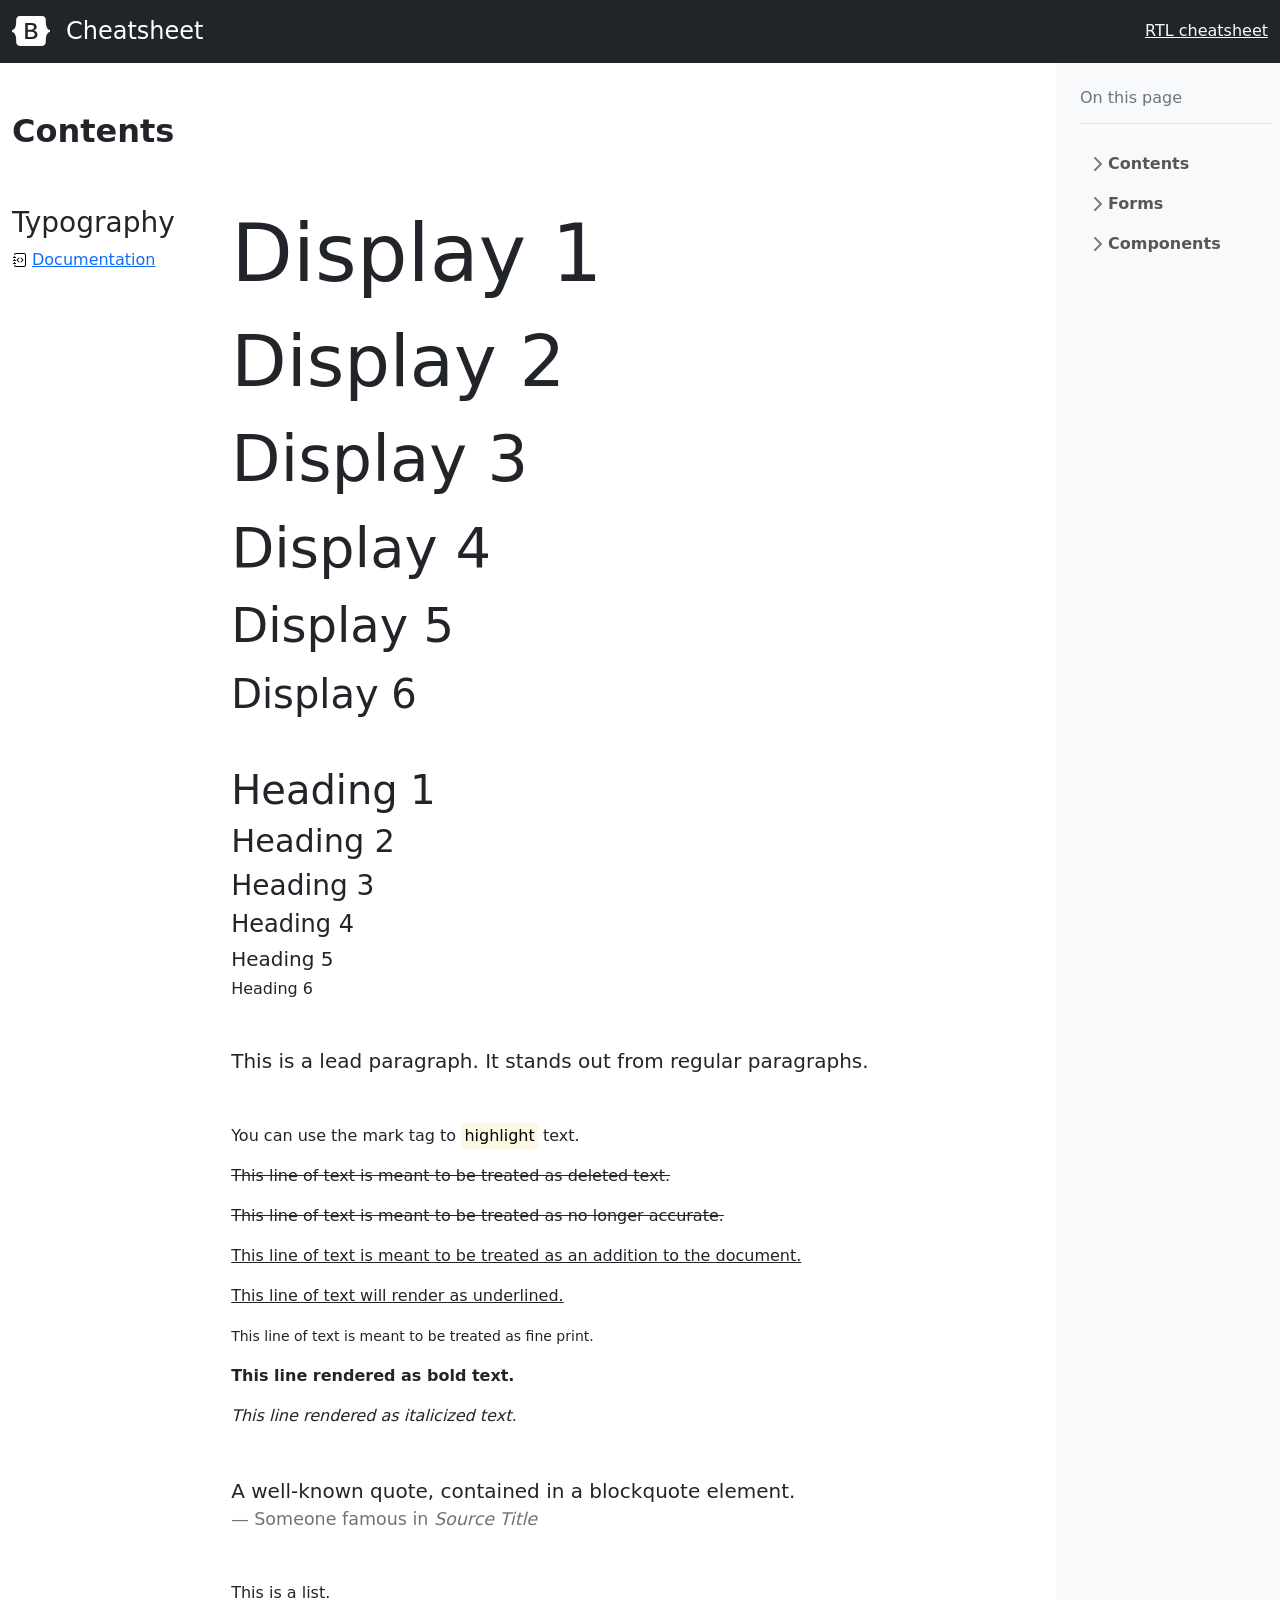
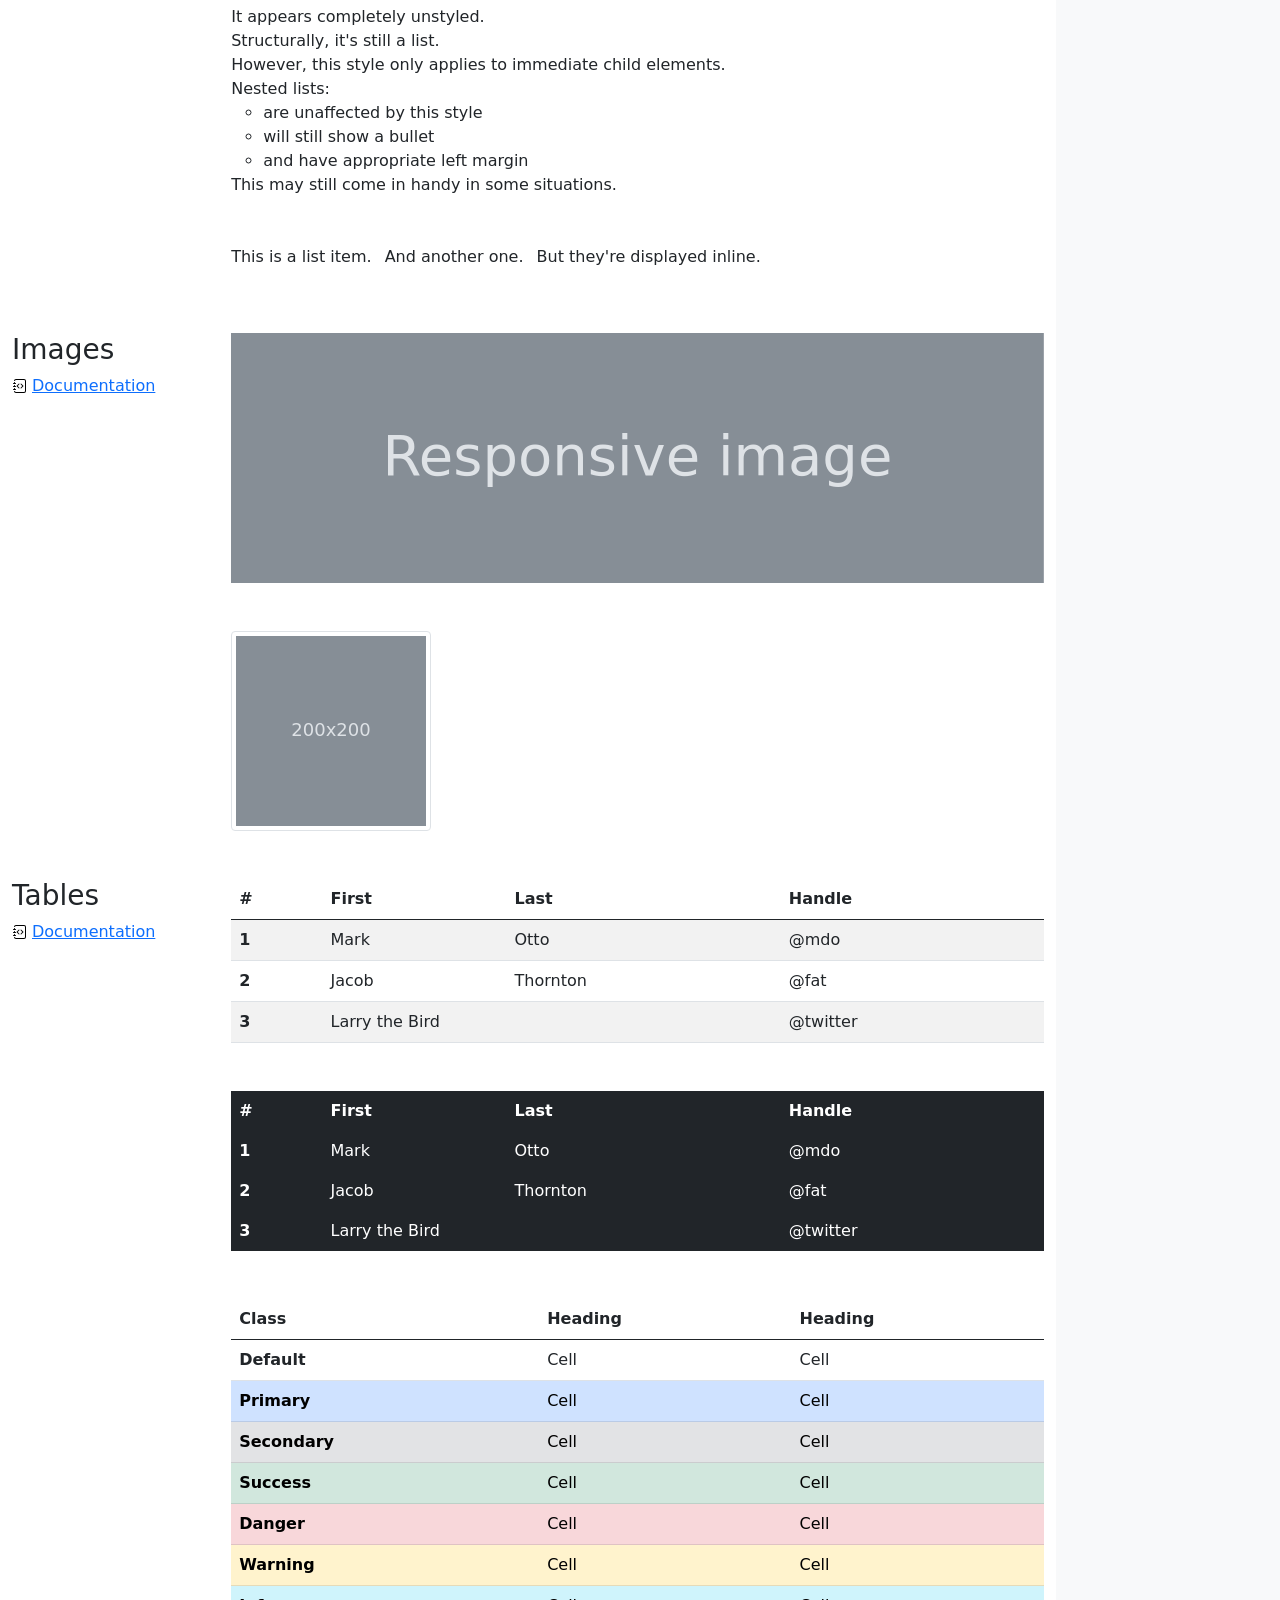
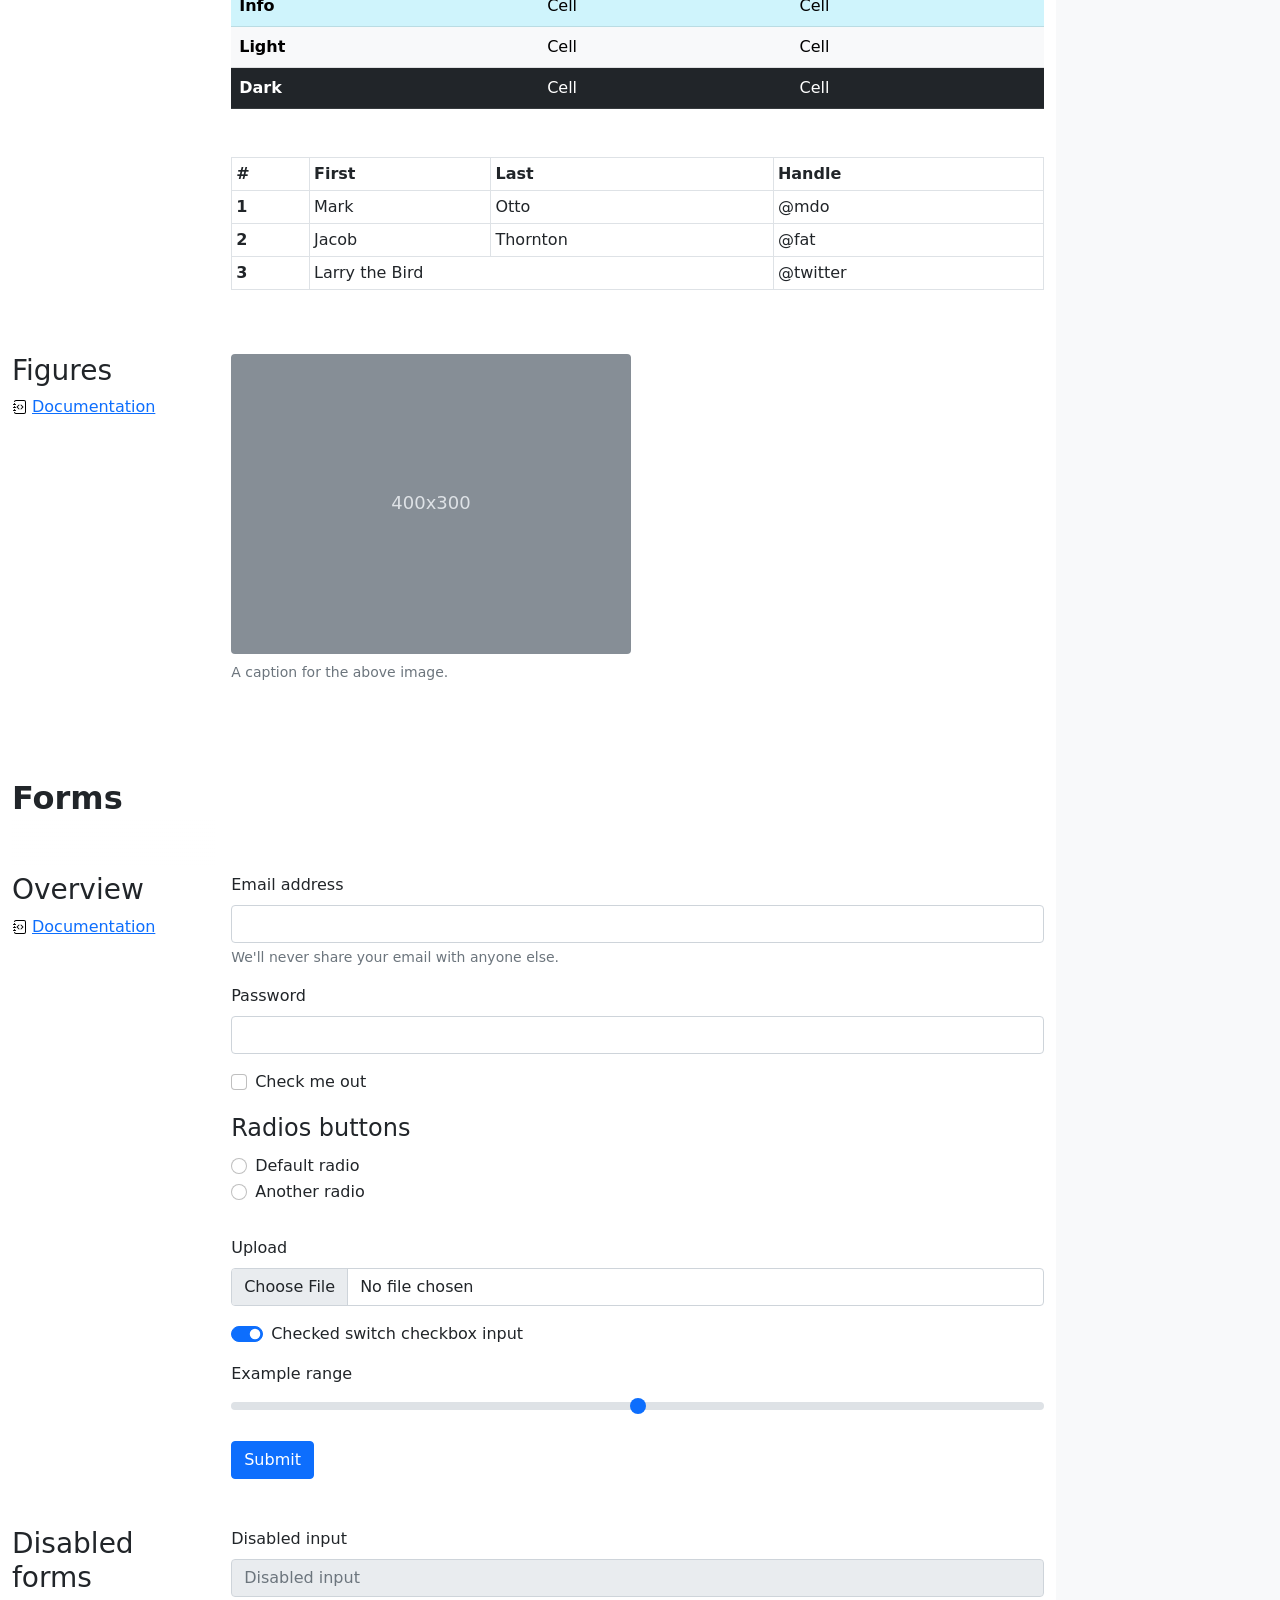
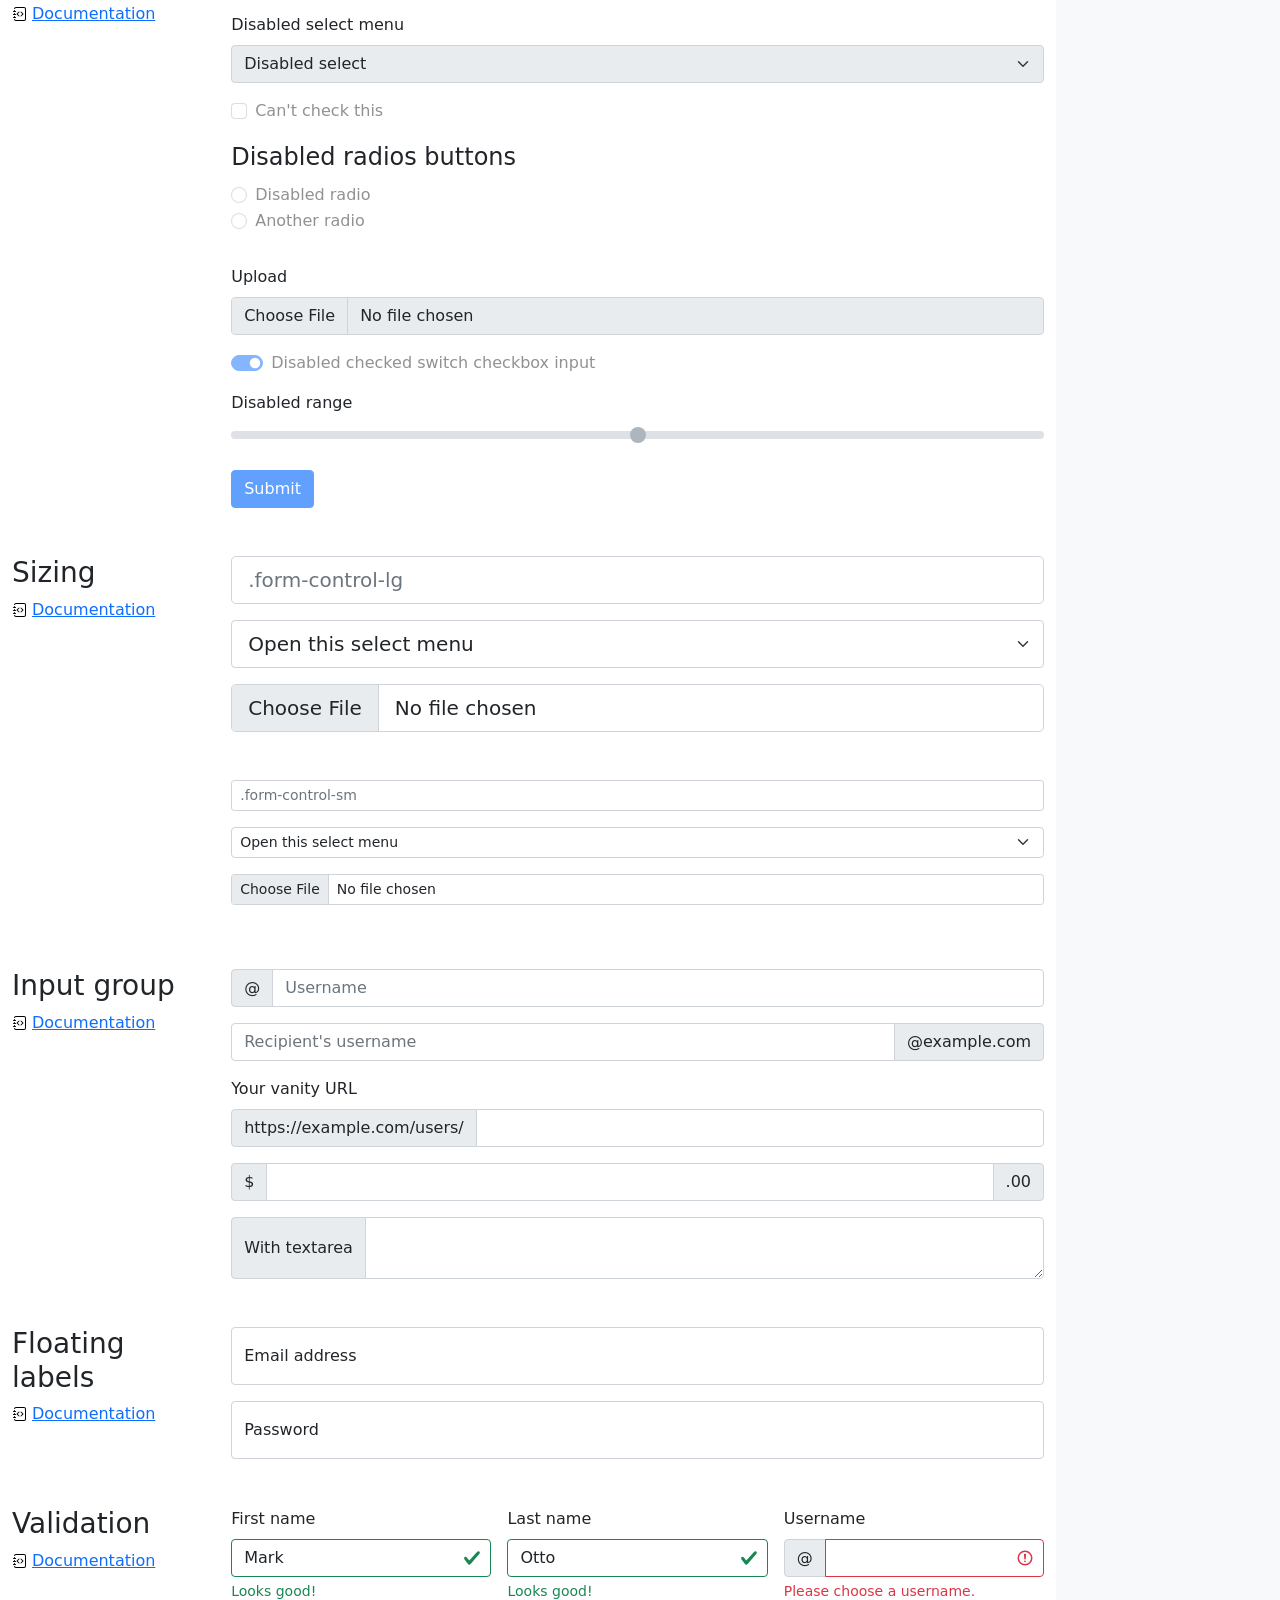
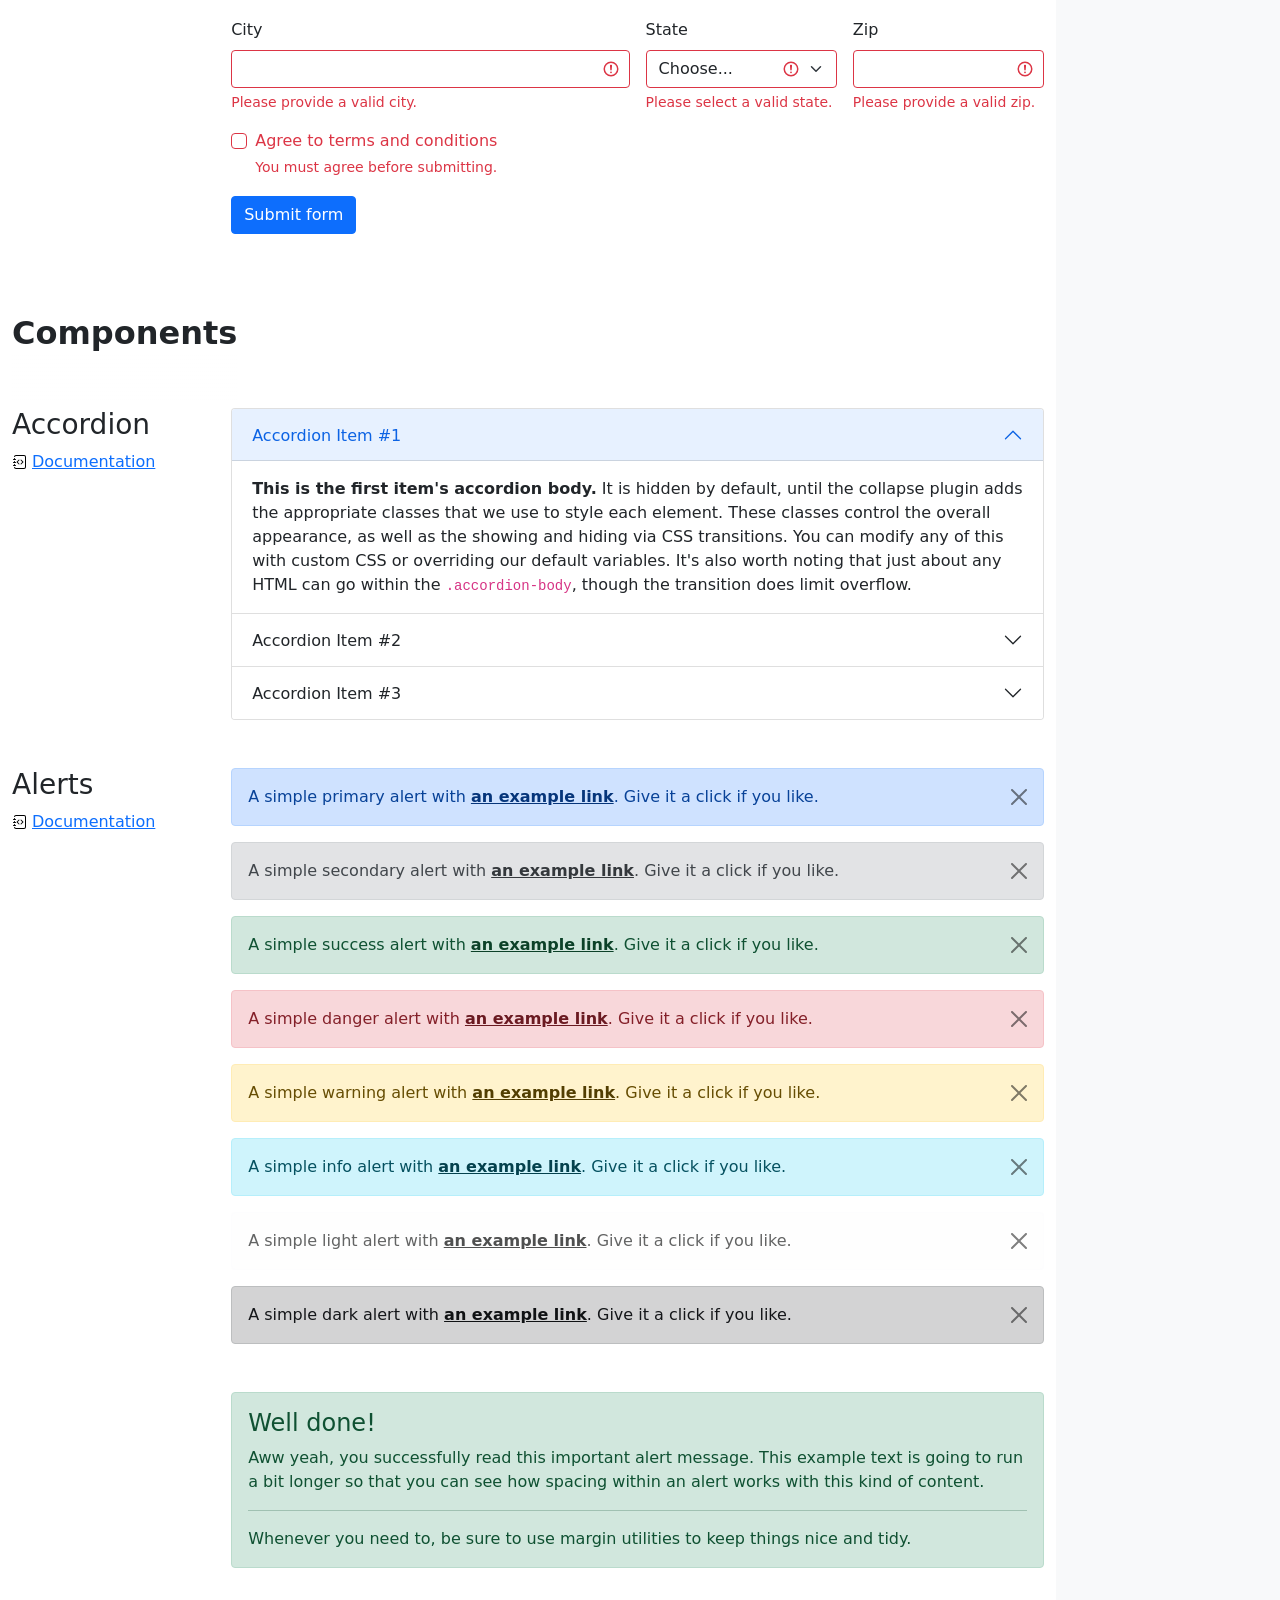
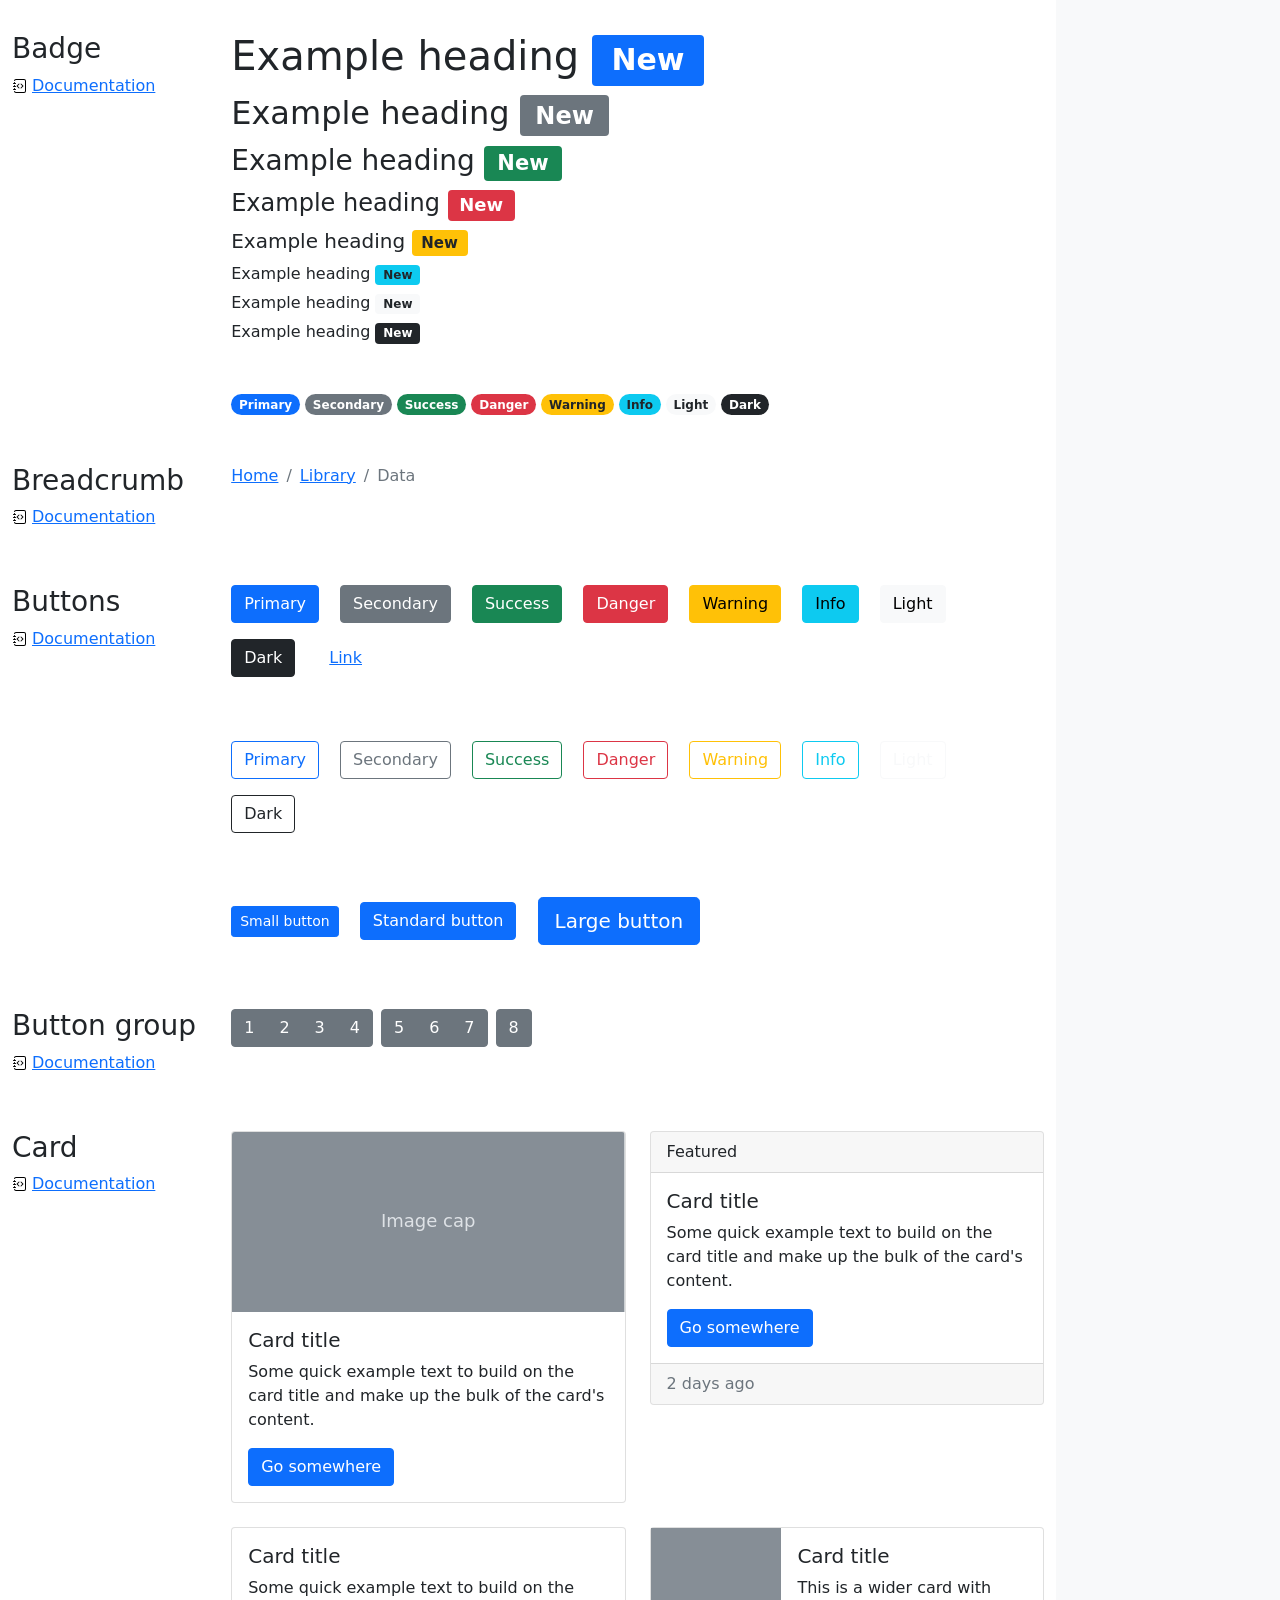
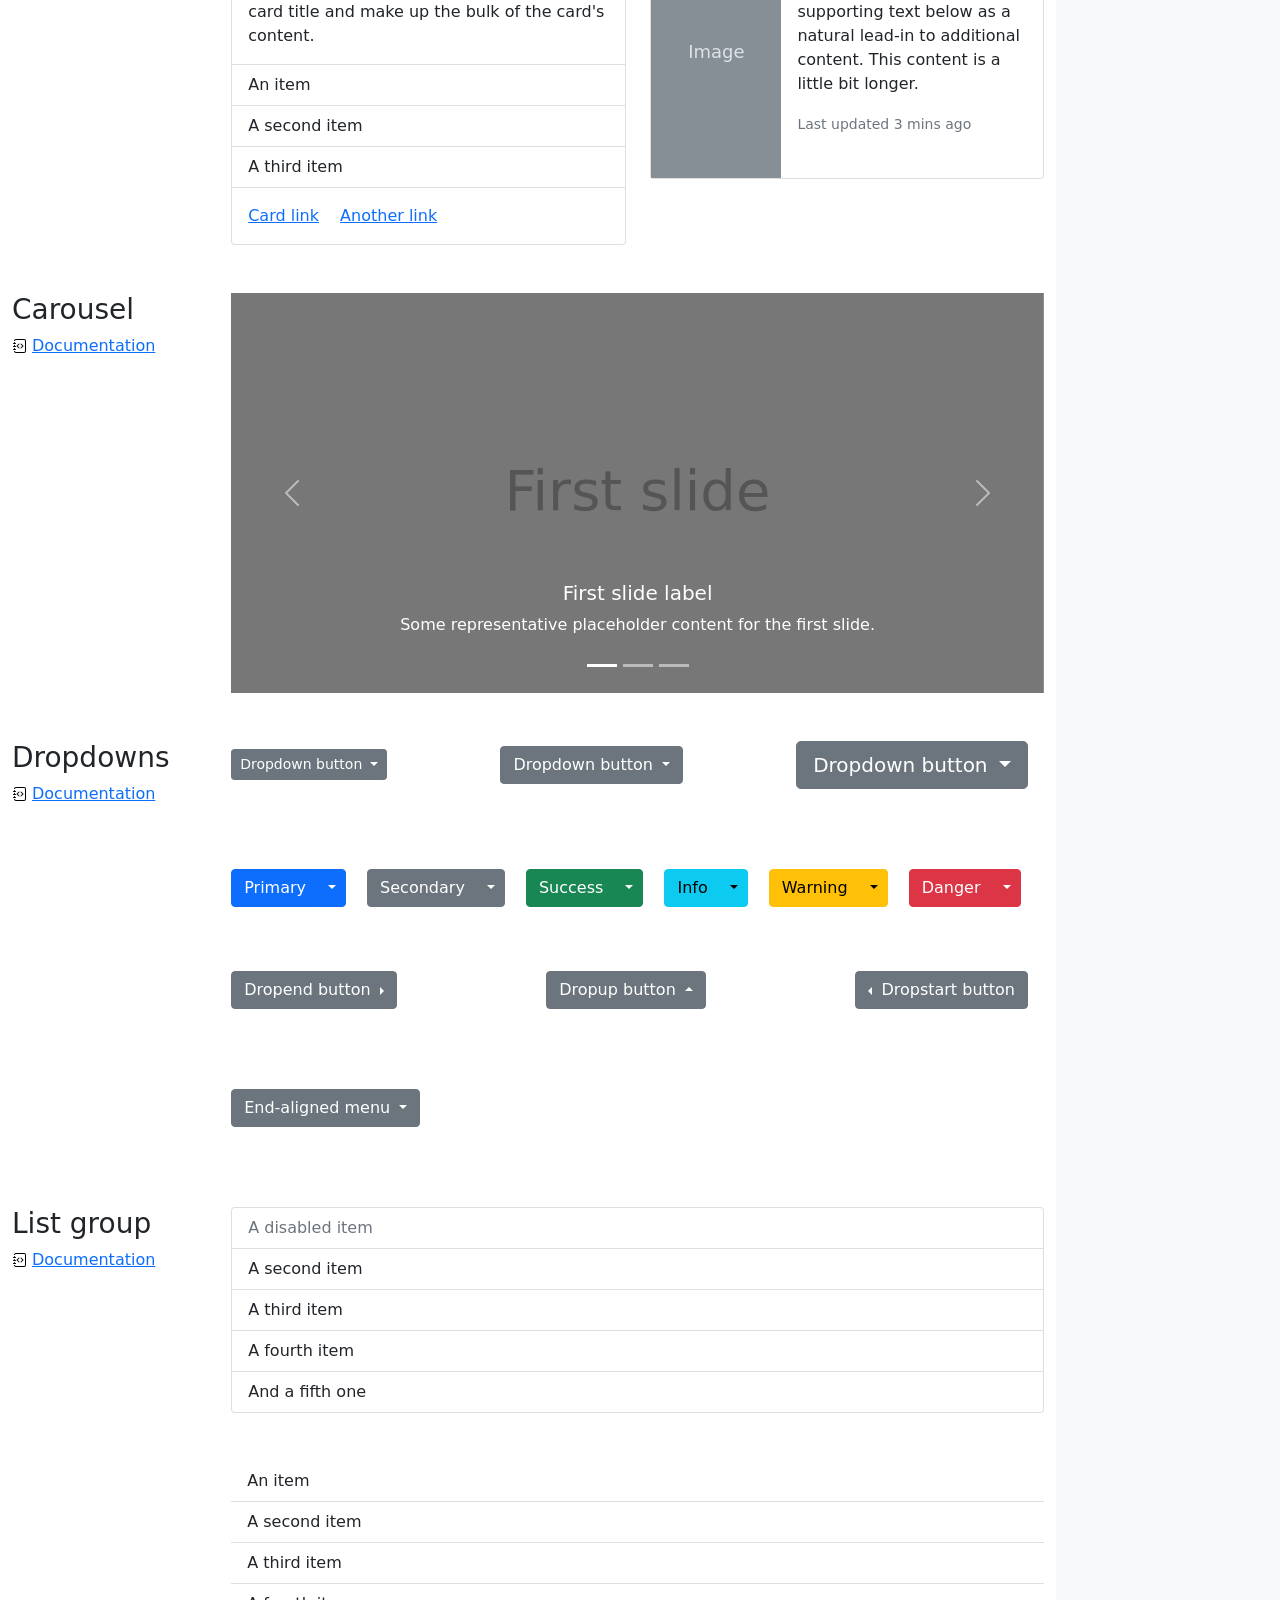
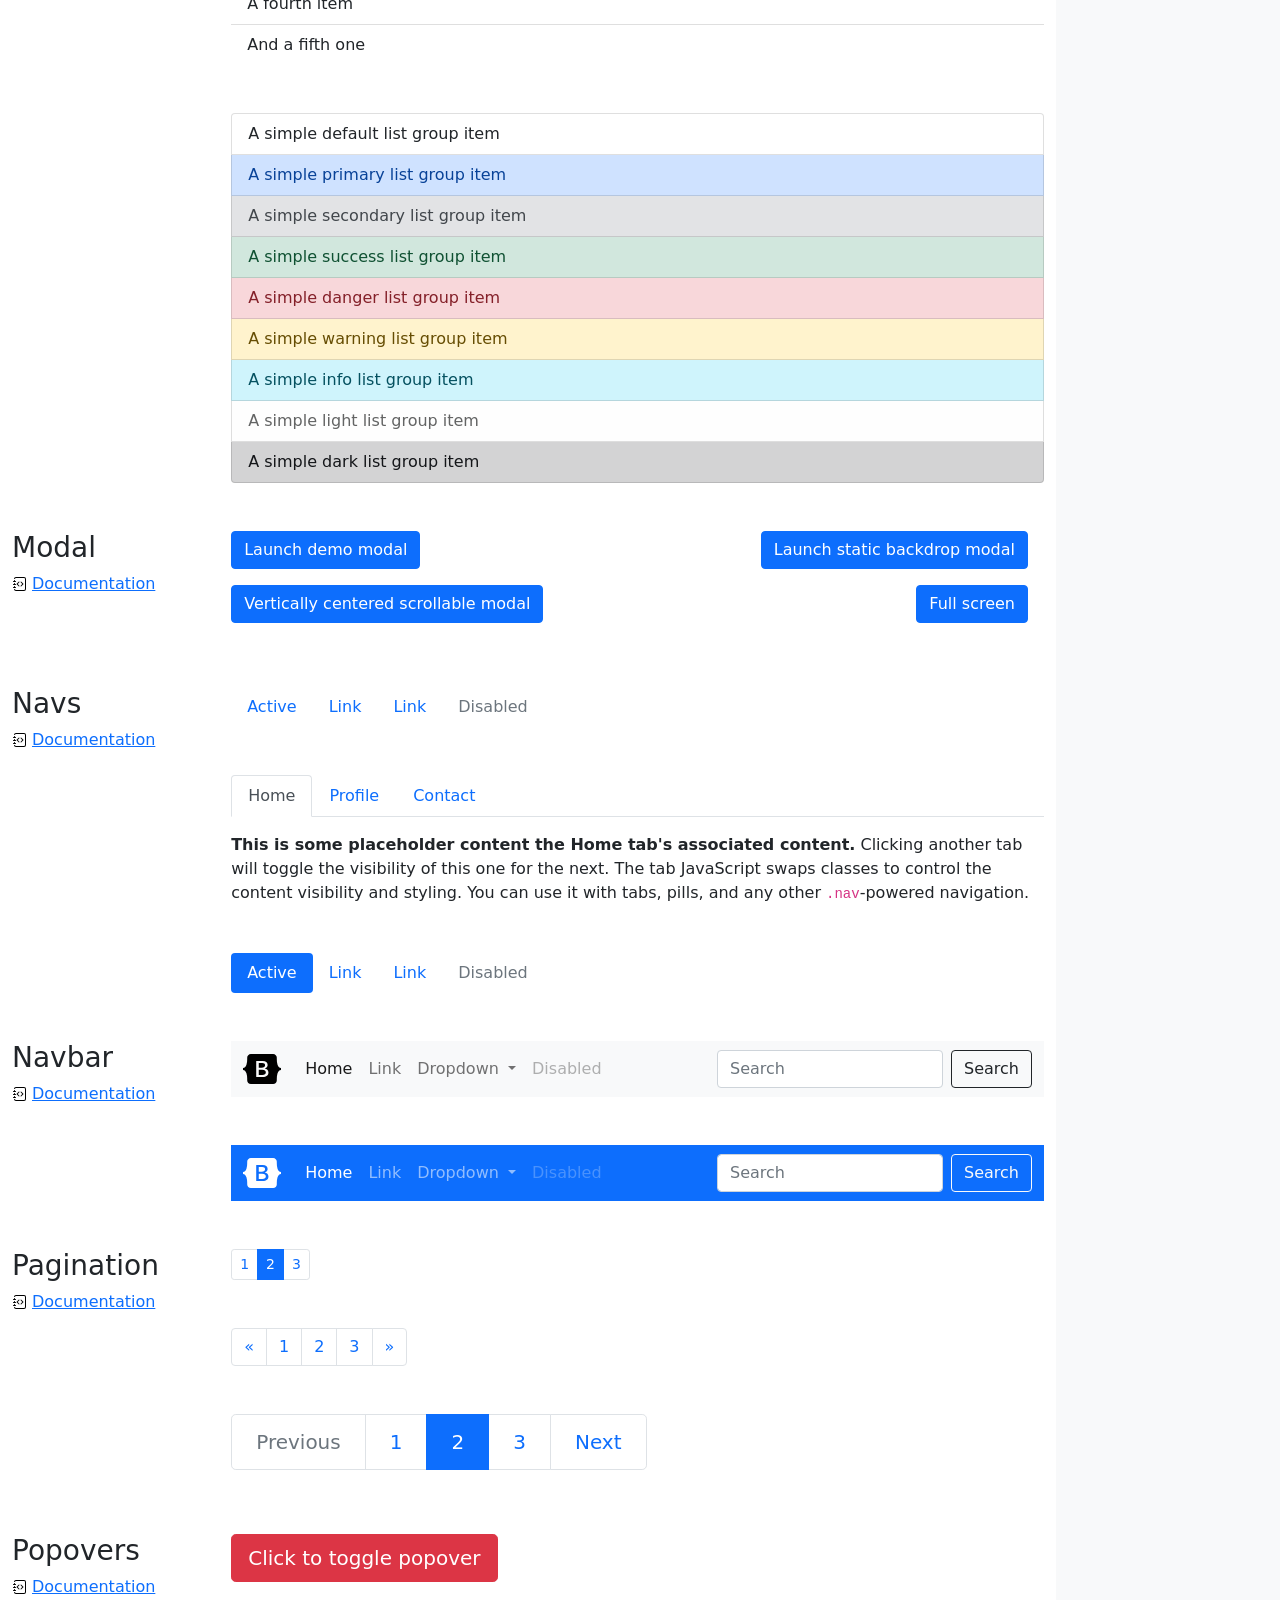
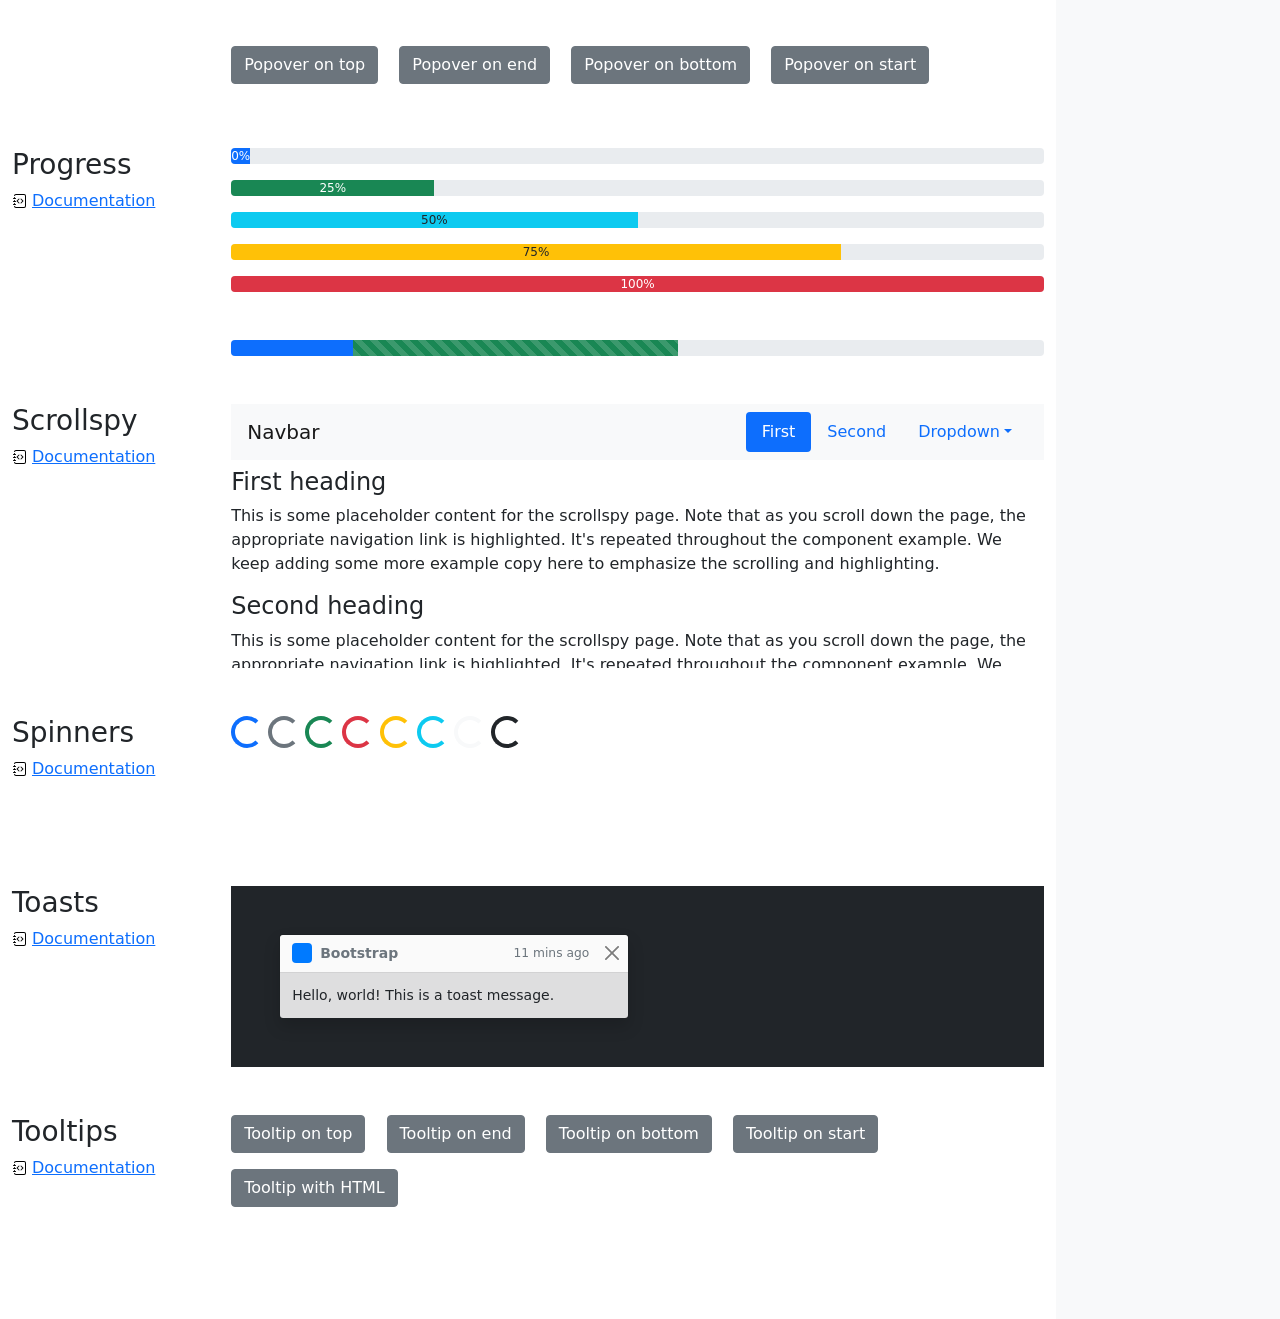
<file: test/cheatsheet/index.html>
<!doctype html>
<html lang="en">
  <head>
    <meta charset="utf-8">
    <meta name="viewport" content="width=device-width, initial-scale=1">
    <meta name="description" content="">
    <meta name="author" content="Mark Otto, Jacob Thornton, and Bootstrap contributors">
    <meta name="generator" content="Hugo 0.84.0">
    <title>Cheatsheet · Bootstrap v5.0</title>

    <link rel="canonical" href="https://getbootstrap.com/docs/5.0/examples/cheatsheet/">

    

    <!-- Bootstrap core CSS -->
<link href="../assets/dist/css/bootstrap.min.css" rel="stylesheet">

    <style>
      .bd-placeholder-img {
        font-size: 1.125rem;
        text-anchor: middle;
        -webkit-user-select: none;
        -moz-user-select: none;
        user-select: none;
      }

      @media (min-width: 768px) {
        .bd-placeholder-img-lg {
          font-size: 3.5rem;
        }
      }
    </style>

    
    <!-- Custom styles for this template -->
    <link href="cheatsheet.css" rel="stylesheet">
  </head>
  <body class="bg-light">
    
<header class="bd-header bg-dark py-3 d-flex align-items-stretch border-bottom border-dark">
  <div class="container-fluid d-flex align-items-center">
    <h1 class="d-flex align-items-center fs-4 text-white mb-0">
      <img src="../assets/brand/bootstrap-logo-white.svg" width="38" height="30" class="me-3" alt="Bootstrap">
      Cheatsheet
    </h1>
    <a href="../examples/cheatsheet-rtl/" class="ms-auto link-light" hreflang="ar">RTL cheatsheet</a>
  </div>
</header>
<aside class="bd-aside sticky-xl-top text-muted align-self-start mb-3 mb-xl-5 px-2">
  <h2 class="h6 pt-4 pb-3 mb-4 border-bottom">On this page</h2>
  <nav class="small" id="toc">
    <ul class="list-unstyled">
      <li class="my-2">
        <button class="btn d-inline-flex align-items-center collapsed" data-bs-toggle="collapse" aria-expanded="false" data-bs-target="#contents-collapse" aria-controls="contents-collapse">Contents</button>
        <ul class="list-unstyled ps-3 collapse" id="contents-collapse">
          <li><a class="d-inline-flex align-items-center rounded" href="#typography">Typography</a></li>
          <li><a class="d-inline-flex align-items-center rounded" href="#images">Images</a></li>
          <li><a class="d-inline-flex align-items-center rounded" href="#tables">Tables</a></li>
          <li><a class="d-inline-flex align-items-center rounded" href="#figures">Figures</a></li>
        </ul>
      </li>
      <li class="my-2">
        <button class="btn d-inline-flex align-items-center collapsed" data-bs-toggle="collapse" aria-expanded="false" data-bs-target="#forms-collapse" aria-controls="forms-collapse">Forms</button>
        <ul class="list-unstyled ps-3 collapse" id="forms-collapse">
          <li><a class="d-inline-flex align-items-center rounded" href="#overview">Overview</a></li>
          <li><a class="d-inline-flex align-items-center rounded" href="#disabled-forms">Disabled forms</a></li>
          <li><a class="d-inline-flex align-items-center rounded" href="#sizing">Sizing</a></li>
          <li><a class="d-inline-flex align-items-center rounded" href="#input-group">Input group</a></li>
          <li><a class="d-inline-flex align-items-center rounded" href="#floating-labels">Floating labels</a></li>
          <li><a class="d-inline-flex align-items-center rounded" href="#validation">Validation</a></li>
        </ul>
      </li>
      <li class="my-2">
        <button class="btn d-inline-flex align-items-center collapsed" data-bs-toggle="collapse" aria-expanded="false" data-bs-target="#components-collapse" aria-controls="components-collapse">Components</button>
        <ul class="list-unstyled ps-3 collapse" id="components-collapse">
          <li><a class="d-inline-flex align-items-center rounded" href="#accordion">Accordion</a></li>
          <li><a class="d-inline-flex align-items-center rounded" href="#alerts">Alerts</a></li>
          <li><a class="d-inline-flex align-items-center rounded" href="#badge">Badge</a></li>
          <li><a class="d-inline-flex align-items-center rounded" href="#breadcrumb">Breadcrumb</a></li>
          <li><a class="d-inline-flex align-items-center rounded" href="#buttons">Buttons</a></li>
          <li><a class="d-inline-flex align-items-center rounded" href="#button-group">Button group</a></li>
          <li><a class="d-inline-flex align-items-center rounded" href="#card">Card</a></li>
          <li><a class="d-inline-flex align-items-center rounded" href="#carousel">Carousel</a></li>
          <li><a class="d-inline-flex align-items-center rounded" href="#dropdowns">Dropdowns</a></li>
          <li><a class="d-inline-flex align-items-center rounded" href="#list-group">List group</a></li>
          <li><a class="d-inline-flex align-items-center rounded" href="#modal">Modal</a></li>
          <li><a class="d-inline-flex align-items-center rounded" href="#navs">Navs</a></li>
          <li><a class="d-inline-flex align-items-center rounded" href="#navbar">Navbar</a></li>
          <li><a class="d-inline-flex align-items-center rounded" href="#pagination">Pagination</a></li>
          <li><a class="d-inline-flex align-items-center rounded" href="#popovers">Popovers</a></li>
          <li><a class="d-inline-flex align-items-center rounded" href="#progress">Progress</a></li>
          <li><a class="d-inline-flex align-items-center rounded" href="#scrollspy">Scrollspy</a></li>
          <li><a class="d-inline-flex align-items-center rounded" href="#spinners">Spinners</a></li>
          <li><a class="d-inline-flex align-items-center rounded" href="#toasts">Toasts</a></li>
          <li><a class="d-inline-flex align-items-center rounded" href="#tooltips">Tooltips</a></li>
        </ul>
      </li>
    </ul>
  </nav>
</aside>
<div class="bd-cheatsheet container-fluid bg-body">
  <section id="content">
    <h2 class="sticky-xl-top fw-bold pt-3 pt-xl-5 pb-2 pb-xl-3">Contents</h2>

    <article class="my-3" id="typography">
      <div class="bd-heading sticky-xl-top align-self-start mt-5 mb-3 mt-xl-0 mb-xl-2">
        <h3>Typography</h3>
        <a class="d-flex align-items-center" href="../content/typography/">Documentation</a>
      </div>

      <div>
        <div class="bd-example">
        <p class="display-1">Display 1</p>
        <p class="display-2">Display 2</p>
        <p class="display-3">Display 3</p>
        <p class="display-4">Display 4</p>
        <p class="display-5">Display 5</p>
        <p class="display-6">Display 6</p>
        </div>

        <div class="bd-example">
        <p class="h1">Heading 1</p>
        <p class="h2">Heading 2</p>
        <p class="h3">Heading 3</p>
        <p class="h4">Heading 4</p>
        <p class="h5">Heading 5</p>
        <p class="h6">Heading 6</p>
        </div>

        <div class="bd-example">
        <p class="lead">
          This is a lead paragraph. It stands out from regular paragraphs.
        </p>
        </div>

        <div class="bd-example">
        <p>You can use the mark tag to <mark>highlight</mark> text.</p>
        <p><del>This line of text is meant to be treated as deleted text.</del></p>
        <p><s>This line of text is meant to be treated as no longer accurate.</s></p>
        <p><ins>This line of text is meant to be treated as an addition to the document.</ins></p>
        <p><u>This line of text will render as underlined.</u></p>
        <p><small>This line of text is meant to be treated as fine print.</small></p>
        <p><strong>This line rendered as bold text.</strong></p>
        <p><em>This line rendered as italicized text.</em></p>
        </div>

        <div class="bd-example">
        <blockquote class="blockquote">
          <p>A well-known quote, contained in a blockquote element.</p>
          <footer class="blockquote-footer">Someone famous in <cite title="Source Title">Source Title</cite></footer>
        </blockquote>
        </div>

        <div class="bd-example">
        <ul class="list-unstyled">
          <li>This is a list.</li>
          <li>It appears completely unstyled.</li>
          <li>Structurally, it's still a list.</li>
          <li>However, this style only applies to immediate child elements.</li>
          <li>Nested lists:
            <ul>
              <li>are unaffected by this style</li>
              <li>will still show a bullet</li>
              <li>and have appropriate left margin</li>
            </ul>
          </li>
          <li>This may still come in handy in some situations.</li>
        </ul>
        </div>

        <div class="bd-example">
        <ul class="list-inline">
          <li class="list-inline-item">This is a list item.</li>
          <li class="list-inline-item">And another one.</li>
          <li class="list-inline-item">But they're displayed inline.</li>
        </ul>
        </div>
      </div>
    </article>
    <article class="my-3" id="images">
      <div class="bd-heading sticky-xl-top align-self-start mt-5 mb-3 mt-xl-0 mb-xl-2">
        <h3>Images</h3>
        <a class="d-flex align-items-center" href="../content/images/">Documentation</a>
      </div>

      <div>
        <div class="bd-example">
        <svg class="bd-placeholder-img bd-placeholder-img-lg img-fluid" width="100%" height="250" xmlns="http://www.w3.org/2000/svg" role="img" aria-label="Placeholder: Responsive image" preserveAspectRatio="xMidYMid slice" focusable="false"><title>Placeholder</title><rect width="100%" height="100%" fill="#868e96"/><text x="50%" y="50%" fill="#dee2e6" dy=".3em">Responsive image</text></svg>

        </div>

        <div class="bd-example">
        <svg class="bd-placeholder-img img-thumbnail" width="200" height="200" xmlns="http://www.w3.org/2000/svg" role="img" aria-label="A generic square placeholder image with a white border around it, making it resemble a photograph taken with an old instant camera: 200x200" preserveAspectRatio="xMidYMid slice" focusable="false"><title>A generic square placeholder image with a white border around it, making it resemble a photograph taken with an old instant camera</title><rect width="100%" height="100%" fill="#868e96"/><text x="50%" y="50%" fill="#dee2e6" dy=".3em">200x200</text></svg>

        </div>
      </div>
    </article>
    <article class="my-3" id="tables">
      <div class="bd-heading sticky-xl-top align-self-start mt-5 mb-3 mt-xl-0 mb-xl-2">
        <h3>Tables</h3>
        <a class="d-flex align-items-center" href="../content/tables/">Documentation</a>
      </div>

      <div>
        <div class="bd-example">
        <table class="table table-striped">
          <thead>
          <tr>
            <th scope="col">#</th>
            <th scope="col">First</th>
            <th scope="col">Last</th>
            <th scope="col">Handle</th>
          </tr>
          </thead>
          <tbody>
          <tr>
            <th scope="row">1</th>
            <td>Mark</td>
            <td>Otto</td>
            <td>@mdo</td>
          </tr>
          <tr>
            <th scope="row">2</th>
            <td>Jacob</td>
            <td>Thornton</td>
            <td>@fat</td>
          </tr>
          <tr>
            <th scope="row">3</th>
            <td colspan="2">Larry the Bird</td>
            <td>@twitter</td>
          </tr>
          </tbody>
        </table>
        </div>

        <div class="bd-example">
        <table class="table table-dark table-borderless">
          <thead>
          <tr>
            <th scope="col">#</th>
            <th scope="col">First</th>
            <th scope="col">Last</th>
            <th scope="col">Handle</th>
          </tr>
          </thead>
          <tbody>
          <tr>
            <th scope="row">1</th>
            <td>Mark</td>
            <td>Otto</td>
            <td>@mdo</td>
          </tr>
          <tr>
            <th scope="row">2</th>
            <td>Jacob</td>
            <td>Thornton</td>
            <td>@fat</td>
          </tr>
          <tr>
            <th scope="row">3</th>
            <td colspan="2">Larry the Bird</td>
            <td>@twitter</td>
          </tr>
          </tbody>
        </table>
        </div>

        <div class="bd-example">
        <table class="table table-hover">
          <thead>
          <tr>
            <th scope="col">Class</th>
            <th scope="col">Heading</th>
            <th scope="col">Heading</th>
          </tr>
          </thead>
          <tbody>
          <tr>
            <th scope="row">Default</th>
            <td>Cell</td>
            <td>Cell</td>
          </tr>
          
          <tr class="table-primary">
            <th scope="row">Primary</th>
            <td>Cell</td>
            <td>Cell</td>
          </tr>
          <tr class="table-secondary">
            <th scope="row">Secondary</th>
            <td>Cell</td>
            <td>Cell</td>
          </tr>
          <tr class="table-success">
            <th scope="row">Success</th>
            <td>Cell</td>
            <td>Cell</td>
          </tr>
          <tr class="table-danger">
            <th scope="row">Danger</th>
            <td>Cell</td>
            <td>Cell</td>
          </tr>
          <tr class="table-warning">
            <th scope="row">Warning</th>
            <td>Cell</td>
            <td>Cell</td>
          </tr>
          <tr class="table-info">
            <th scope="row">Info</th>
            <td>Cell</td>
            <td>Cell</td>
          </tr>
          <tr class="table-light">
            <th scope="row">Light</th>
            <td>Cell</td>
            <td>Cell</td>
          </tr>
          <tr class="table-dark">
            <th scope="row">Dark</th>
            <td>Cell</td>
            <td>Cell</td>
          </tr>
          </tbody>
        </table>
        </div>

        <div class="bd-example">
        <table class="table table-sm table-bordered">
          <thead>
          <tr>
            <th scope="col">#</th>
            <th scope="col">First</th>
            <th scope="col">Last</th>
            <th scope="col">Handle</th>
          </tr>
          </thead>
          <tbody>
          <tr>
            <th scope="row">1</th>
            <td>Mark</td>
            <td>Otto</td>
            <td>@mdo</td>
          </tr>
          <tr>
            <th scope="row">2</th>
            <td>Jacob</td>
            <td>Thornton</td>
            <td>@fat</td>
          </tr>
          <tr>
            <th scope="row">3</th>
            <td colspan="2">Larry the Bird</td>
            <td>@twitter</td>
          </tr>
          </tbody>
        </table>
        </div>
      </div>
    </article>
    <article class="my-3" id="figures">
      <div class="bd-heading sticky-xl-top align-self-start mt-5 mb-3 mt-xl-0 mb-xl-2">
        <h3>Figures</h3>
        <a class="d-flex align-items-center" href="../content/figures/">Documentation</a>
      </div>

      <div>
        <div class="bd-example">
        <figure class="figure">
          <svg class="bd-placeholder-img figure-img img-fluid rounded" width="400" height="300" xmlns="http://www.w3.org/2000/svg" role="img" aria-label="Placeholder: 400x300" preserveAspectRatio="xMidYMid slice" focusable="false"><title>Placeholder</title><rect width="100%" height="100%" fill="#868e96"/><text x="50%" y="50%" fill="#dee2e6" dy=".3em">400x300</text></svg>

          <figcaption class="figure-caption">A caption for the above image.</figcaption>
        </figure>
        </div>
      </div>
    </article>
  </section>

  <section id="forms">
    <h2 class="sticky-xl-top fw-bold pt-3 pt-xl-5 pb-2 pb-xl-3">Forms</h2>

    <article class="my-3" id="overview">
      <div class="bd-heading sticky-xl-top align-self-start mt-5 mb-3 mt-xl-0 mb-xl-2">
        <h3>Overview</h3>
        <a class="d-flex align-items-center" href="../forms/overview/">Documentation</a>
      </div>

      <div>
        <div class="bd-example">
        <form>
          <div class="mb-3">
            <label for="exampleInputEmail1" class="form-label">Email address</label>
            <input type="email" class="form-control" id="exampleInputEmail1" aria-describedby="emailHelp">
            <div id="emailHelp" class="form-text">We'll never share your email with anyone else.</div>
          </div>
          <div class="mb-3">
            <label for="exampleInputPassword1" class="form-label">Password</label>
            <input type="password" class="form-control" id="exampleInputPassword1">
          </div>
          <div class="mb-3 form-check">
            <input type="checkbox" class="form-check-input" id="exampleCheck1">
            <label class="form-check-label" for="exampleCheck1">Check me out</label>
          </div>
          <fieldset class="mb-3">
            <legend>Radios buttons</legend>
            <div class="form-check">
              <input type="radio" name="radios" class="form-check-input" id="exampleRadio1">
              <label class="form-check-label" for="exampleRadio1">Default radio</label>
            </div>
            <div class="mb-3 form-check">
              <input type="radio" name="radios" class="form-check-input" id="exampleRadio2">
              <label class="form-check-label" for="exampleRadio2">Another radio</label>
            </div>
          </fieldset>
          <div class="mb-3">
            <label class="form-label" for="customFile">Upload</label>
            <input type="file" class="form-control" id="customFile">
          </div>
          <div class="mb-3 form-check form-switch">
            <input class="form-check-input" type="checkbox" id="flexSwitchCheckChecked" checked>
            <label class="form-check-label" for="flexSwitchCheckChecked">Checked switch checkbox input</label>
          </div>
          <div class="mb-3">
            <label for="customRange3" class="form-label">Example range</label>
            <input type="range" class="form-range" min="0" max="5" step="0.5" id="customRange3">
          </div>
          <button type="submit" class="btn btn-primary">Submit</button>
        </form>
        </div>
      </div>
    </article>
    <article class="my-3" id="disabled-forms">
      <div class="bd-heading sticky-xl-top align-self-start mt-5 mb-3 mt-xl-0 mb-xl-2">
        <h3>Disabled forms</h3>
        <a class="d-flex align-items-center" href="../forms/overview/#disabled-forms">Documentation</a>
      </div>

      <div>
        <div class="bd-example">
        <form>
          <fieldset disabled aria-label="Disabled fieldset example">
            <div class="mb-3">
              <label for="disabledTextInput" class="form-label">Disabled input</label>
              <input type="text" id="disabledTextInput" class="form-control" placeholder="Disabled input">
            </div>
            <div class="mb-3">
              <label for="disabledSelect" class="form-label">Disabled select menu</label>
              <select id="disabledSelect" class="form-select">
                <option>Disabled select</option>
              </select>
            </div>
            <div class="mb-3">
              <div class="form-check">
                <input class="form-check-input" type="checkbox" id="disabledFieldsetCheck" disabled>
                <label class="form-check-label" for="disabledFieldsetCheck">
                  Can't check this
                </label>
              </div>
            </div>
            <fieldset class="mb-3">
              <legend>Disabled radios buttons</legend>
              <div class="form-check">
                <input type="radio" name="radios" class="form-check-input" id="disabledRadio1" disabled>
                <label class="form-check-label" for="disabledRadio1">Disabled radio</label>
              </div>
              <div class="mb-3 form-check">
                <input type="radio" name="radios" class="form-check-input" id="disabledRadio2" disabled>
                <label class="form-check-label" for="disabledRadio2">Another radio</label>
              </div>
            </fieldset>
            <div class="mb-3">
              <label class="form-label" for="disabledCustomFile">Upload</label>
              <input type="file" class="form-control" id="disabledCustomFile" disabled>
            </div>
            <div class="mb-3 form-check form-switch">
              <input class="form-check-input" type="checkbox" id="disabledSwitchCheckChecked" checked disabled>
              <label class="form-check-label" for="disabledSwitchCheckChecked">Disabled checked switch checkbox input</label>
            </div>
            <div class="mb-3">
              <label for="disabledRange" class="form-label">Disabled range</label>
              <input type="range" class="form-range" min="0" max="5" step="0.5" id="disabledRange">
            </div>
            <button type="submit" class="btn btn-primary">Submit</button>
          </fieldset>
        </form>
        </div>
      </div>
    </article>
    <article class="my-3" id="sizing">
      <div class="bd-heading sticky-xl-top align-self-start mt-5 mb-3 mt-xl-0 mb-xl-2">
        <h3>Sizing</h3>
        <a class="d-flex align-items-center" href="../forms/form-control/#sizing">Documentation</a>
      </div>

      <div>
        <div class="bd-example">
        <div class="mb-3">
          <input class="form-control form-control-lg" type="text" placeholder=".form-control-lg" aria-label=".form-control-lg example">
        </div>
        <div class="mb-3">
          <select class="form-select form-select-lg mb-3" aria-label=".form-select-lg example">
            <option selected>Open this select menu</option>
            <option value="1">One</option>
            <option value="2">Two</option>
            <option value="3">Three</option>
          </select>
        </div>
        <div class="mb-3">
          <input type="file" class="form-control form-control-lg" aria-label="Large file input example">
        </div>
        </div>

        <div class="bd-example">
        <div class="mb-3">
          <input class="form-control form-control-sm" type="text" placeholder=".form-control-sm" aria-label=".form-control-sm example">
        </div>
        <div class="mb-3">
          <select class="form-select form-select-sm" aria-label=".form-select-sm example">
            <option selected>Open this select menu</option>
            <option value="1">One</option>
            <option value="2">Two</option>
            <option value="3">Three</option>
          </select>
        </div>
        <div class="mb-3">
          <input type="file" class="form-control form-control-sm" aria-label="Small file input example">
        </div>
        </div>
      </div>
    </article>
    <article class="my-3" id="input-group">
      <div class="bd-heading sticky-xl-top align-self-start mt-5 mb-3 mt-xl-0 mb-xl-2">
        <h3>Input group</h3>
        <a class="d-flex align-items-center" href="../forms/input-group/">Documentation</a>
      </div>

      <div>
        <div class="bd-example">
        <div class="input-group mb-3">
          <span class="input-group-text" id="basic-addon1">@</span>
          <input type="text" class="form-control" placeholder="Username" aria-label="Username" aria-describedby="basic-addon1">
        </div>
        <div class="input-group mb-3">
          <input type="text" class="form-control" placeholder="Recipient's username" aria-label="Recipient's username" aria-describedby="basic-addon2">
          <span class="input-group-text" id="basic-addon2">@example.com</span>
        </div>
        <label for="basic-url" class="form-label">Your vanity URL</label>
        <div class="input-group mb-3">
          <span class="input-group-text" id="basic-addon3">https://example.com/users/</span>
          <input type="text" class="form-control" id="basic-url" aria-describedby="basic-addon3">
        </div>
        <div class="input-group mb-3">
          <span class="input-group-text">$</span>
          <input type="text" class="form-control" aria-label="Amount (to the nearest dollar)">
          <span class="input-group-text">.00</span>
        </div>
        <div class="input-group">
          <span class="input-group-text">With textarea</span>
          <textarea class="form-control" aria-label="With textarea"></textarea>
        </div>
        </div>
      </div>
    </article>
    <article class="my-3" id="floating-labels">
      <div class="bd-heading sticky-xl-top align-self-start mt-5 mb-3 mt-xl-0 mb-xl-2">
        <h3>Floating labels</h3>
        <a class="d-flex align-items-center" href="../forms/floating-labels/">Documentation</a>
      </div>

      <div>
        <div class="bd-example">
        <form>
          <div class="form-floating mb-3">
            <input type="email" class="form-control" id="floatingInput" placeholder="name@example.com">
            <label for="floatingInput">Email address</label>
          </div>
          <div class="form-floating">
            <input type="password" class="form-control" id="floatingPassword" placeholder="Password">
            <label for="floatingPassword">Password</label>
          </div>
        </form>
        </div>
      </div>
    </article>
    <article class="my-3" id="validation">
      <div class="bd-heading sticky-xl-top align-self-start mt-5 mb-3 mt-xl-0 mb-xl-2">
        <h3>Validation</h3>
        <a class="d-flex align-items-center" href="../forms/validation/">Documentation</a>
      </div>

      <div>
        <div class="bd-example">
        <form class="row g-3">
          <div class="col-md-4">
            <label for="validationServer01" class="form-label">First name</label>
            <input type="text" class="form-control is-valid" id="validationServer01" value="Mark" required>
            <div class="valid-feedback">
              Looks good!
            </div>
          </div>
          <div class="col-md-4">
            <label for="validationServer02" class="form-label">Last name</label>
            <input type="text" class="form-control is-valid" id="validationServer02" value="Otto" required>
            <div class="valid-feedback">
              Looks good!
            </div>
          </div>
          <div class="col-md-4">
            <label for="validationServerUsername" class="form-label">Username</label>
            <div class="input-group has-validation">
              <span class="input-group-text" id="inputGroupPrepend3">@</span>
              <input type="text" class="form-control is-invalid" id="validationServerUsername" aria-describedby="inputGroupPrepend3" required>
              <div class="invalid-feedback">
                Please choose a username.
              </div>
            </div>
          </div>
          <div class="col-md-6">
            <label for="validationServer03" class="form-label">City</label>
            <input type="text" class="form-control is-invalid" id="validationServer03" required>
            <div class="invalid-feedback">
              Please provide a valid city.
            </div>
          </div>
          <div class="col-md-3">
            <label for="validationServer04" class="form-label">State</label>
            <select class="form-select is-invalid" id="validationServer04" required>
              <option selected disabled value="">Choose...</option>
              <option>...</option>
            </select>
            <div class="invalid-feedback">
              Please select a valid state.
            </div>
          </div>
          <div class="col-md-3">
            <label for="validationServer05" class="form-label">Zip</label>
            <input type="text" class="form-control is-invalid" id="validationServer05" required>
            <div class="invalid-feedback">
              Please provide a valid zip.
            </div>
          </div>
          <div class="col-12">
            <div class="form-check">
              <input class="form-check-input is-invalid" type="checkbox" value="" id="invalidCheck3" required>
              <label class="form-check-label" for="invalidCheck3">
                Agree to terms and conditions
              </label>
              <div class="invalid-feedback">
                You must agree before submitting.
              </div>
            </div>
          </div>
          <div class="col-12">
            <button class="btn btn-primary" type="submit">Submit form</button>
          </div>
        </form>
        </div>
      </div>
    </article>
  </section>

  <section id="components">
    <h2 class="sticky-xl-top fw-bold pt-3 pt-xl-5 pb-2 pb-xl-3">Components</h2>

    <article class="my-3" id="accordion">
      <div class="bd-heading sticky-xl-top align-self-start mt-5 mb-3 mt-xl-0 mb-xl-2">
        <h3>Accordion</h3>
        <a class="d-flex align-items-center" href="../components/accordion/">Documentation</a>
      </div>

      <div>
        <div class="bd-example">
        <div class="accordion" id="accordionExample">
          <div class="accordion-item">
            <h4 class="accordion-header" id="headingOne">
              <button class="accordion-button" type="button" data-bs-toggle="collapse" data-bs-target="#collapseOne" aria-expanded="true" aria-controls="collapseOne">
                Accordion Item #1
              </button>
            </h4>
            <div id="collapseOne" class="accordion-collapse collapse show" aria-labelledby="headingOne" data-bs-parent="#accordionExample">
              <div class="accordion-body">
                <strong>This is the first item's accordion body.</strong> It is hidden by default, until the collapse plugin adds the appropriate classes that we use to style each element. These classes control the overall appearance, as well as the showing and hiding via CSS transitions. You can modify any of this with custom CSS or overriding our default variables. It's also worth noting that just about any HTML can go within the <code>.accordion-body</code>, though the transition does limit overflow.
              </div>
            </div>
          </div>
          <div class="accordion-item">
            <h4 class="accordion-header" id="headingTwo">
              <button class="accordion-button collapsed" type="button" data-bs-toggle="collapse" data-bs-target="#collapseTwo" aria-expanded="false" aria-controls="collapseTwo">
                Accordion Item #2
              </button>
            </h4>
            <div id="collapseTwo" class="accordion-collapse collapse" aria-labelledby="headingTwo" data-bs-parent="#accordionExample">
              <div class="accordion-body">
                <strong>This is the second item's accordion body.</strong> It is hidden by default, until the collapse plugin adds the appropriate classes that we use to style each element. These classes control the overall appearance, as well as the showing and hiding via CSS transitions. You can modify any of this with custom CSS or overriding our default variables. It's also worth noting that just about any HTML can go within the <code>.accordion-body</code>, though the transition does limit overflow.
              </div>
            </div>
          </div>
          <div class="accordion-item">
            <h4 class="accordion-header" id="headingThree">
              <button class="accordion-button collapsed" type="button" data-bs-toggle="collapse" data-bs-target="#collapseThree" aria-expanded="false" aria-controls="collapseThree">
                Accordion Item #3
              </button>
            </h4>
            <div id="collapseThree" class="accordion-collapse collapse" aria-labelledby="headingThree" data-bs-parent="#accordionExample">
              <div class="accordion-body">
                <strong>This is the third item's accordion body.</strong> It is hidden by default, until the collapse plugin adds the appropriate classes that we use to style each element. These classes control the overall appearance, as well as the showing and hiding via CSS transitions. You can modify any of this with custom CSS or overriding our default variables. It's also worth noting that just about any HTML can go within the <code>.accordion-body</code>, though the transition does limit overflow.
              </div>
            </div>
          </div>
        </div>
        </div>
      </div>
    </article>
    <article class="my-3" id="alerts">
      <div class="bd-heading sticky-xl-top align-self-start mt-5 mb-3 mt-xl-0 mb-xl-2">
        <h3>Alerts</h3>
        <a class="d-flex align-items-center" href="../components/alerts/">Documentation</a>
      </div>

      <div>
        <div class="bd-example">
        
        <div class="alert alert-primary alert-dismissible fade show" role="alert">
          A simple primary alert with <a href="#" class="alert-link">an example link</a>. Give it a click if you like.
          <button type="button" class="btn-close" data-bs-dismiss="alert" aria-label="Close"></button>
        </div>
        <div class="alert alert-secondary alert-dismissible fade show" role="alert">
          A simple secondary alert with <a href="#" class="alert-link">an example link</a>. Give it a click if you like.
          <button type="button" class="btn-close" data-bs-dismiss="alert" aria-label="Close"></button>
        </div>
        <div class="alert alert-success alert-dismissible fade show" role="alert">
          A simple success alert with <a href="#" class="alert-link">an example link</a>. Give it a click if you like.
          <button type="button" class="btn-close" data-bs-dismiss="alert" aria-label="Close"></button>
        </div>
        <div class="alert alert-danger alert-dismissible fade show" role="alert">
          A simple danger alert with <a href="#" class="alert-link">an example link</a>. Give it a click if you like.
          <button type="button" class="btn-close" data-bs-dismiss="alert" aria-label="Close"></button>
        </div>
        <div class="alert alert-warning alert-dismissible fade show" role="alert">
          A simple warning alert with <a href="#" class="alert-link">an example link</a>. Give it a click if you like.
          <button type="button" class="btn-close" data-bs-dismiss="alert" aria-label="Close"></button>
        </div>
        <div class="alert alert-info alert-dismissible fade show" role="alert">
          A simple info alert with <a href="#" class="alert-link">an example link</a>. Give it a click if you like.
          <button type="button" class="btn-close" data-bs-dismiss="alert" aria-label="Close"></button>
        </div>
        <div class="alert alert-light alert-dismissible fade show" role="alert">
          A simple light alert with <a href="#" class="alert-link">an example link</a>. Give it a click if you like.
          <button type="button" class="btn-close" data-bs-dismiss="alert" aria-label="Close"></button>
        </div>
        <div class="alert alert-dark alert-dismissible fade show" role="alert">
          A simple dark alert with <a href="#" class="alert-link">an example link</a>. Give it a click if you like.
          <button type="button" class="btn-close" data-bs-dismiss="alert" aria-label="Close"></button>
        </div>
        </div>

        <div class="bd-example">
        <div class="alert alert-success" role="alert">
          <h4 class="alert-heading">Well done!</h4>
          <p>Aww yeah, you successfully read this important alert message. This example text is going to run a bit longer so that you can see how spacing within an alert works with this kind of content.</p>
          <hr>
          <p class="mb-0">Whenever you need to, be sure to use margin utilities to keep things nice and tidy.</p>
        </div>
        </div>
      </div>
    </article>
    <article class="my-3" id="badge">
      <div class="bd-heading sticky-xl-top align-self-start mt-5 mb-3 mt-xl-0 mb-xl-2">
        <h3>Badge</h3>
        <a class="d-flex align-items-center" href="../components/badge/">Documentation</a>
      </div>

      <div>
        <div class="bd-example">
        <p class="h1">Example heading <span class="badge bg-primary">New</span></p>
        <p class="h2">Example heading <span class="badge bg-secondary">New</span></p>
        <p class="h3">Example heading <span class="badge bg-success">New</span></p>
        <p class="h4">Example heading <span class="badge bg-danger">New</span></p>
        <p class="h5">Example heading <span class="badge bg-warning text-dark">New</span></p>
        <p class="h6">Example heading <span class="badge bg-info text-dark">New</span></p>
        <p class="h6">Example heading <span class="badge bg-light text-dark">New</span></p>
        <p class="h6">Example heading <span class="badge bg-dark">New</span></p>
        </div>

        <div class="bd-example">
        
        <span class="badge rounded-pill bg-primary">Primary</span>
        <span class="badge rounded-pill bg-secondary">Secondary</span>
        <span class="badge rounded-pill bg-success">Success</span>
        <span class="badge rounded-pill bg-danger">Danger</span>
        <span class="badge rounded-pill bg-warning text-dark">Warning</span>
        <span class="badge rounded-pill bg-info text-dark">Info</span>
        <span class="badge rounded-pill bg-light text-dark">Light</span>
        <span class="badge rounded-pill bg-dark">Dark</span>
        </div>
      </div>
    </article>
    <article class="my-3" id="breadcrumb">
      <div class="bd-heading sticky-xl-top align-self-start mt-5 mb-3 mt-xl-0 mb-xl-2">
        <h3>Breadcrumb</h3>
        <a class="d-flex align-items-center" href="../components/breadcrumb/">Documentation</a>
      </div>

      <div>
        <div class="bd-example">
        <nav aria-label="breadcrumb">
          <ol class="breadcrumb">
            <li class="breadcrumb-item"><a href="#">Home</a></li>
            <li class="breadcrumb-item"><a href="#">Library</a></li>
            <li class="breadcrumb-item active" aria-current="page">Data</li>
          </ol>
        </nav>
        </div>
      </div>
    </article>
    <article class="my-3" id="buttons">
      <div class="bd-heading sticky-xl-top align-self-start mt-5 mb-3 mt-xl-0 mb-xl-2">
        <h3>Buttons</h3>
        <a class="d-flex align-items-center" href="../components/buttons/">Documentation</a>
      </div>

      <div>
        <div class="bd-example">
        
        <button type="button" class="btn btn-primary">Primary</button>
        <button type="button" class="btn btn-secondary">Secondary</button>
        <button type="button" class="btn btn-success">Success</button>
        <button type="button" class="btn btn-danger">Danger</button>
        <button type="button" class="btn btn-warning">Warning</button>
        <button type="button" class="btn btn-info">Info</button>
        <button type="button" class="btn btn-light">Light</button>
        <button type="button" class="btn btn-dark">Dark</button>

        <button type="button" class="btn btn-link">Link</button>
        </div>

        <div class="bd-example">
        
        <button type="button" class="btn btn-outline-primary">Primary</button>
        <button type="button" class="btn btn-outline-secondary">Secondary</button>
        <button type="button" class="btn btn-outline-success">Success</button>
        <button type="button" class="btn btn-outline-danger">Danger</button>
        <button type="button" class="btn btn-outline-warning">Warning</button>
        <button type="button" class="btn btn-outline-info">Info</button>
        <button type="button" class="btn btn-outline-light">Light</button>
        <button type="button" class="btn btn-outline-dark">Dark</button>
        </div>

        <div class="bd-example">
        <button type="button" class="btn btn-primary btn-sm">Small button</button>
        <button type="button" class="btn btn-primary">Standard button</button>
        <button type="button" class="btn btn-primary btn-lg">Large button</button>
        </div>
      </div>
    </article>
    <article class="my-3" id="button-group">
      <div class="bd-heading sticky-xl-top align-self-start mt-5 mb-3 mt-xl-0 mb-xl-2">
        <h3>Button group</h3>
        <a class="d-flex align-items-center" href="../components/button-group/">Documentation</a>
      </div>

      <div>
        <div class="bd-example">
        <div class="btn-toolbar" role="toolbar" aria-label="Toolbar with button groups">
          <div class="btn-group me-2" role="group" aria-label="First group">
            <button type="button" class="btn btn-secondary">1</button>
            <button type="button" class="btn btn-secondary">2</button>
            <button type="button" class="btn btn-secondary">3</button>
            <button type="button" class="btn btn-secondary">4</button>
          </div>
          <div class="btn-group me-2" role="group" aria-label="Second group">
            <button type="button" class="btn btn-secondary">5</button>
            <button type="button" class="btn btn-secondary">6</button>
            <button type="button" class="btn btn-secondary">7</button>
          </div>
          <div class="btn-group" role="group" aria-label="Third group">
            <button type="button" class="btn btn-secondary">8</button>
          </div>
        </div>
        </div>
      </div>
    </article>
    <article class="my-3" id="card">
      <div class="bd-heading sticky-xl-top align-self-start mt-5 mb-3 mt-xl-0 mb-xl-2">
        <h3>Card</h3>
        <a class="d-flex align-items-center" href="../components/card/">Documentation</a>
      </div>

      <div>
        <div class="bd-example">
        <div class="row  row-cols-1 row-cols-md-2 g-4">
          <div class="col">
            <div class="card">
              <svg class="bd-placeholder-img card-img-top" width="100%" height="180" xmlns="http://www.w3.org/2000/svg" role="img" aria-label="Placeholder: Image cap" preserveAspectRatio="xMidYMid slice" focusable="false"><title>Placeholder</title><rect width="100%" height="100%" fill="#868e96"/><text x="50%" y="50%" fill="#dee2e6" dy=".3em">Image cap</text></svg>

              <div class="card-body">
                <h5 class="card-title">Card title</h5>
                <p class="card-text">Some quick example text to build on the card title and make up the bulk of the card's content.</p>
                <a href="#" class="btn btn-primary">Go somewhere</a>
              </div>
            </div>
          </div>
          <div class="col">
            <div class="card">
              <div class="card-header">
                Featured
              </div>
              <div class="card-body">
                <h5 class="card-title">Card title</h5>
                <p class="card-text">Some quick example text to build on the card title and make up the bulk of the card's content.</p>
                <a href="#" class="btn btn-primary">Go somewhere</a>
              </div>
              <div class="card-footer text-muted">
                2 days ago
              </div>
            </div>
          </div>
          <div class="col">
            <div class="card">
              <div class="card-body">
                <h5 class="card-title">Card title</h5>
                <p class="card-text">Some quick example text to build on the card title and make up the bulk of the card's content.</p>
              </div>
              <ul class="list-group list-group-flush">
                <li class="list-group-item">An item</li>
                <li class="list-group-item">A second item</li>
                <li class="list-group-item">A third item</li>
              </ul>
              <div class="card-body">
                <a href="#" class="card-link">Card link</a>
                <a href="#" class="card-link">Another link</a>
              </div>
            </div>
          </div>
          <div class="col">
            <div class="card">
              <div class="row g-0">
                <div class="col-md-4">
                  <svg class="bd-placeholder-img" width="100%" height="250" xmlns="http://www.w3.org/2000/svg" role="img" aria-label="Placeholder: Image" preserveAspectRatio="xMidYMid slice" focusable="false"><title>Placeholder</title><rect width="100%" height="100%" fill="#868e96"/><text x="50%" y="50%" fill="#dee2e6" dy=".3em">Image</text></svg>

                </div>
                <div class="col-md-8">
                  <div class="card-body">
                    <h5 class="card-title">Card title</h5>
                    <p class="card-text">This is a wider card with supporting text below as a natural lead-in to additional content. This content is a little bit longer.</p>
                    <p class="card-text"><small class="text-muted">Last updated 3 mins ago</small></p>
                  </div>
                </div>
              </div>
            </div>
          </div>
        </div>
        </div>
      </div>
    </article>
    <article class="my-3" id="carousel">
      <div class="bd-heading sticky-xl-top align-self-start mt-5 mb-3 mt-xl-0 mb-xl-2">
        <h3>Carousel</h3>
        <a class="d-flex align-items-center" href="../components/carousel/">Documentation</a>
      </div>

      <div>
        <div class="bd-example">
        <div id="carouselExampleCaptions" class="carousel slide" data-bs-ride="carousel">
          <div class="carousel-indicators">
            <button type="button" data-bs-target="#carouselExampleCaptions" data-bs-slide-to="0" class="active" aria-current="true" aria-label="Slide 1"></button>
            <button type="button" data-bs-target="#carouselExampleCaptions" data-bs-slide-to="1" aria-label="Slide 2"></button>
            <button type="button" data-bs-target="#carouselExampleCaptions" data-bs-slide-to="2" aria-label="Slide 3"></button>
          </div>
          <div class="carousel-inner">
            <div class="carousel-item active">
              <svg class="bd-placeholder-img bd-placeholder-img-lg d-block w-100" width="800" height="400" xmlns="http://www.w3.org/2000/svg" role="img" aria-label="Placeholder: First slide" preserveAspectRatio="xMidYMid slice" focusable="false"><title>Placeholder</title><rect width="100%" height="100%" fill="#777"/><text x="50%" y="50%" fill="#555" dy=".3em">First slide</text></svg>

              <div class="carousel-caption d-none d-md-block">
                <h5>First slide label</h5>
                <p>Some representative placeholder content for the first slide.</p>
              </div>
            </div>
            <div class="carousel-item">
              <svg class="bd-placeholder-img bd-placeholder-img-lg d-block w-100" width="800" height="400" xmlns="http://www.w3.org/2000/svg" role="img" aria-label="Placeholder: Second slide" preserveAspectRatio="xMidYMid slice" focusable="false"><title>Placeholder</title><rect width="100%" height="100%" fill="#666"/><text x="50%" y="50%" fill="#444" dy=".3em">Second slide</text></svg>

              <div class="carousel-caption d-none d-md-block">
                <h5>Second slide label</h5>
                <p>Some representative placeholder content for the second slide.</p>
              </div>
            </div>
            <div class="carousel-item">
              <svg class="bd-placeholder-img bd-placeholder-img-lg d-block w-100" width="800" height="400" xmlns="http://www.w3.org/2000/svg" role="img" aria-label="Placeholder: Third slide" preserveAspectRatio="xMidYMid slice" focusable="false"><title>Placeholder</title><rect width="100%" height="100%" fill="#555"/><text x="50%" y="50%" fill="#333" dy=".3em">Third slide</text></svg>

              <div class="carousel-caption d-none d-md-block">
                <h5>Third slide label</h5>
                <p>Some representative placeholder content for the third slide.</p>
              </div>
            </div>
          </div>
          <button class="carousel-control-prev" type="button" data-bs-target="#carouselExampleCaptions"  data-bs-slide="prev">
            <span class="carousel-control-prev-icon" aria-hidden="true"></span>
            <span class="visually-hidden">Previous</span>
          </button>
          <button class="carousel-control-next" type="button" data-bs-target="#carouselExampleCaptions"  data-bs-slide="next">
            <span class="carousel-control-next-icon" aria-hidden="true"></span>
            <span class="visually-hidden">Next</span>
          </button>
        </div>
        </div>
      </div>
    </article>
    <article class="my-3" id="dropdowns">
      <div class="bd-heading sticky-xl-top align-self-start mt-5 mb-3 mt-xl-0 mb-xl-2">
        <h3>Dropdowns</h3>
        <a class="d-flex align-items-center" href="../components/dropdowns/">Documentation</a>
      </div>

      <div>
        <div class="bd-example">
        <div class="btn-group w-100 align-items-center justify-content-between flex-wrap">
          <div class="dropdown">
            <button class="btn btn-secondary btn-sm dropdown-toggle" type="button" id="dropdownMenuButtonSM" data-bs-toggle="dropdown" aria-expanded="false">
              Dropdown button
            </button>
            <ul class="dropdown-menu" aria-labelledby="dropdownMenuButtonSM">
              <li><h6 class="dropdown-header">Dropdown header</h6></li>
              <li><a class="dropdown-item" href="#">Action</a></li>
              <li><a class="dropdown-item" href="#">Another action</a></li>
              <li><a class="dropdown-item" href="#">Something else here</a></li>
              <li><hr class="dropdown-divider"></li>
              <li><a class="dropdown-item" href="#">Separated link</a></li>
            </ul>
          </div>
          <div class="dropdown">
            <button class="btn btn-secondary dropdown-toggle" type="button" id="dropdownMenuButton" data-bs-toggle="dropdown" aria-expanded="false">
              Dropdown button
            </button>
            <ul class="dropdown-menu" aria-labelledby="dropdownMenuButton">
              <li><h6 class="dropdown-header">Dropdown header</h6></li>
              <li><a class="dropdown-item" href="#">Action</a></li>
              <li><a class="dropdown-item" href="#">Another action</a></li>
              <li><a class="dropdown-item" href="#">Something else here</a></li>
              <li><hr class="dropdown-divider"></li>
              <li><a class="dropdown-item" href="#">Separated link</a></li>
            </ul>
          </div>
          <div class="dropdown">
            <button class="btn btn-secondary btn-lg dropdown-toggle" type="button" id="dropdownMenuButtonLG" data-bs-toggle="dropdown" aria-expanded="false">
              Dropdown button
            </button>
            <ul class="dropdown-menu" aria-labelledby="dropdownMenuButtonLG">
              <li><h6 class="dropdown-header">Dropdown header</h6></li>
              <li><a class="dropdown-item" href="#">Action</a></li>
              <li><a class="dropdown-item" href="#">Another action</a></li>
              <li><a class="dropdown-item" href="#">Something else here</a></li>
              <li><hr class="dropdown-divider"></li>
              <li><a class="dropdown-item" href="#">Separated link</a></li>
            </ul>
          </div>
        </div>
        </div>

        <div class="bd-example">
        <div class="btn-group">
          <button type="button" class="btn btn-primary">Primary</button>
          <button type="button" class="btn btn-primary dropdown-toggle dropdown-toggle-split" data-bs-toggle="dropdown" aria-expanded="false">
            <span class="visually-hidden">Toggle Dropdown</span>
          </button>
          <ul class="dropdown-menu">
            <li><a class="dropdown-item" href="#">Action</a></li>
            <li><a class="dropdown-item" href="#">Another action</a></li>
            <li><a class="dropdown-item" href="#">Something else here</a></li>
          </ul>
        </div><!-- /btn-group -->
        <div class="btn-group">
          <button type="button" class="btn btn-secondary">Secondary</button>
          <button type="button" class="btn btn-secondary dropdown-toggle dropdown-toggle-split" data-bs-toggle="dropdown" aria-expanded="false">
            <span class="visually-hidden">Toggle Dropdown</span>
          </button>
          <ul class="dropdown-menu">
            <li><a class="dropdown-item" href="#">Action</a></li>
            <li><a class="dropdown-item" href="#">Another action</a></li>
            <li><a class="dropdown-item" href="#">Something else here</a></li>
          </ul>
        </div><!-- /btn-group -->
        <div class="btn-group">
          <button type="button" class="btn btn-success">Success</button>
          <button type="button" class="btn btn-success dropdown-toggle dropdown-toggle-split" data-bs-toggle="dropdown" aria-expanded="false">
            <span class="visually-hidden">Toggle Dropdown</span>
          </button>
          <ul class="dropdown-menu">
            <li><a class="dropdown-item" href="#">Action</a></li>
            <li><a class="dropdown-item" href="#">Another action</a></li>
            <li><a class="dropdown-item" href="#">Something else here</a></li>
          </ul>
        </div><!-- /btn-group -->
        <div class="btn-group">
          <button type="button" class="btn btn-info">Info</button>
          <button type="button" class="btn btn-info dropdown-toggle dropdown-toggle-split" data-bs-toggle="dropdown" aria-expanded="false">
            <span class="visually-hidden">Toggle Dropdown</span>
          </button>
          <ul class="dropdown-menu">
            <li><a class="dropdown-item" href="#">Action</a></li>
            <li><a class="dropdown-item" href="#">Another action</a></li>
            <li><a class="dropdown-item" href="#">Something else here</a></li>
          </ul>
        </div><!-- /btn-group -->
        <div class="btn-group">
          <button type="button" class="btn btn-warning">Warning</button>
          <button type="button" class="btn btn-warning dropdown-toggle dropdown-toggle-split" data-bs-toggle="dropdown" aria-expanded="false">
            <span class="visually-hidden">Toggle Dropdown</span>
          </button>
          <ul class="dropdown-menu">
            <li><a class="dropdown-item" href="#">Action</a></li>
            <li><a class="dropdown-item" href="#">Another action</a></li>
            <li><a class="dropdown-item" href="#">Something else here</a></li>
          </ul>
        </div><!-- /btn-group -->
        <div class="btn-group">
          <button type="button" class="btn btn-danger">Danger</button>
          <button type="button" class="btn btn-danger dropdown-toggle dropdown-toggle-split" data-bs-toggle="dropdown" aria-expanded="false">
            <span class="visually-hidden">Toggle Dropdown</span>
          </button>
          <ul class="dropdown-menu">
            <li><a class="dropdown-item" href="#">Action</a></li>
            <li><a class="dropdown-item" href="#">Another action</a></li>
            <li><a class="dropdown-item" href="#">Something else here</a></li>
          </ul>
        </div><!-- /btn-group -->
        </div>

        <div class="bd-example">
        <div class="btn-group w-100 align-items-center justify-content-between flex-wrap">
          <div class="dropend">
            <button class="btn btn-secondary dropdown-toggle" type="button" id="dropendMenuButton" data-bs-toggle="dropdown" aria-expanded="false">
              Dropend button
            </button>
            <ul class="dropdown-menu" aria-labelledby="dropendMenuButton">
              <li><h6 class="dropdown-header">Dropdown header</h6></li>
              <li><a class="dropdown-item" href="#">Action</a></li>
              <li><a class="dropdown-item" href="#">Another action</a></li>
              <li><a class="dropdown-item" href="#">Something else here</a></li>
              <li><hr class="dropdown-divider"></li>
              <li><a class="dropdown-item" href="#">Separated link</a></li>
            </ul>
          </div>
          <div class="dropup">
            <button class="btn btn-secondary dropdown-toggle" type="button" id="dropupMenuButton" data-bs-toggle="dropdown" aria-expanded="false">
              Dropup button
            </button>
            <ul class="dropdown-menu" aria-labelledby="dropupMenuButton">
              <li><h6 class="dropdown-header">Dropdown header</h6></li>
              <li><a class="dropdown-item" href="#">Action</a></li>
              <li><a class="dropdown-item" href="#">Another action</a></li>
              <li><a class="dropdown-item" href="#">Something else here</a></li>
              <li><hr class="dropdown-divider"></li>
              <li><a class="dropdown-item" href="#">Separated link</a></li>
            </ul>
          </div>
          <div class="dropstart">
            <button class="btn btn-secondary dropdown-toggle" type="button" id="dropstartMenuButton" data-bs-toggle="dropdown" aria-expanded="false">
              Dropstart button
            </button>
            <ul class="dropdown-menu" aria-labelledby="dropstartMenuButton">
              <li><h6 class="dropdown-header">Dropdown header</h6></li>
              <li><a class="dropdown-item" href="#">Action</a></li>
              <li><a class="dropdown-item" href="#">Another action</a></li>
              <li><a class="dropdown-item" href="#">Something else here</a></li>
              <li><hr class="dropdown-divider"></li>
              <li><a class="dropdown-item" href="#">Separated link</a></li>
            </ul>
          </div>
        </div>
        </div>

        <div class="bd-example">
        <div class="btn-group">
          <div class="dropdown">
            <button class="btn btn-secondary dropdown-toggle" type="button" id="dropdownRightMenuButton" data-bs-toggle="dropdown" aria-expanded="false">
              End-aligned menu
            </button>
            <ul class="dropdown-menu dropdown-menu-end" aria-labelledby="dropdownRightMenuButton">
              <li><h6 class="dropdown-header">Dropdown header</h6></li>
              <li><a class="dropdown-item" href="#">Action</a></li>
              <li><a class="dropdown-item" href="#">Another action</a></li>
              <li><hr class="dropdown-divider"></li>
              <li><a class="dropdown-item" href="#">Separated link</a></li>
            </ul>
          </div>
        </div>
        </div>
      </div>
    </article>
    <article class="my-3" id="list-group">
      <div class="bd-heading sticky-xl-top align-self-start mt-5 mb-3 mt-xl-0 mb-xl-2">
        <h3>List group</h3>
        <a class="d-flex align-items-center" href="../components/list-group/">Documentation</a>
      </div>

      <div>
        <div class="bd-example">
        <ul class="list-group">
          <li class="list-group-item disabled" aria-disabled="true">A disabled item</li>
          <li class="list-group-item">A second item</li>
          <li class="list-group-item">A third item</li>
          <li class="list-group-item">A fourth item</li>
          <li class="list-group-item">And a fifth one</li>
        </ul>
        </div>

        <div class="bd-example">
        <ul class="list-group list-group-flush">
          <li class="list-group-item">An item</li>
          <li class="list-group-item">A second item</li>
          <li class="list-group-item">A third item</li>
          <li class="list-group-item">A fourth item</li>
          <li class="list-group-item">And a fifth one</li>
        </ul>
        </div>

        <div class="bd-example">
        <div class="list-group">
          <a href="#" class="list-group-item list-group-item-action">A simple default list group item</a>
          
          <a href="#" class="list-group-item list-group-item-action list-group-item-primary">A simple primary list group item</a>
          <a href="#" class="list-group-item list-group-item-action list-group-item-secondary">A simple secondary list group item</a>
          <a href="#" class="list-group-item list-group-item-action list-group-item-success">A simple success list group item</a>
          <a href="#" class="list-group-item list-group-item-action list-group-item-danger">A simple danger list group item</a>
          <a href="#" class="list-group-item list-group-item-action list-group-item-warning">A simple warning list group item</a>
          <a href="#" class="list-group-item list-group-item-action list-group-item-info">A simple info list group item</a>
          <a href="#" class="list-group-item list-group-item-action list-group-item-light">A simple light list group item</a>
          <a href="#" class="list-group-item list-group-item-action list-group-item-dark">A simple dark list group item</a>
        </div>
        </div>
      </div>
    </article>
    <article class="my-3" id="modal">
      <div class="bd-heading sticky-xl-top align-self-start mt-5 mb-3 mt-xl-0 mb-xl-2">
        <h3>Modal</h3>
        <a class="d-flex align-items-center" href="../components/modal/">Documentation</a>
      </div>

      <div>
        <div class="bd-example">
        <div class="d-flex justify-content-between flex-wrap">
          <button type="button" class="btn btn-primary" data-bs-toggle="modal" data-bs-target="#exampleModalDefault">
            Launch demo modal
          </button>
          <button type="button" class="btn btn-primary" data-bs-toggle="modal" data-bs-target="#staticBackdropLive">
            Launch static backdrop modal
          </button>
          <button type="button" class="btn btn-primary" data-bs-toggle="modal" data-bs-target="#exampleModalCenteredScrollable">
            Vertically centered scrollable modal
          </button>
          <button type="button" class="btn btn-primary" data-bs-toggle="modal" data-bs-target="#exampleModalFullscreen">
            Full screen
          </button>
        </div>
        </div>
      </div>
    </article>
    <article class="my-3" id="navs">
      <div class="bd-heading sticky-xl-top align-self-start mt-5 mb-3 mt-xl-0 mb-xl-2">
        <h3>Navs</h3>
        <a class="d-flex align-items-center" href="../components/navs-tabs/">Documentation</a>
      </div>

      <div>
        <div class="bd-example">
        <nav class="nav">
          <a class="nav-link active" aria-current="page" href="#">Active</a>
          <a class="nav-link" href="#">Link</a>
          <a class="nav-link" href="#">Link</a>
          <a class="nav-link disabled" href="#" tabindex="-1" aria-disabled="true">Disabled</a>
        </nav>
        </div>

        <div class="bd-example">
        <nav>
          <div class="nav nav-tabs mb-3" id="nav-tab" role="tablist">
            <button class="nav-link active" id="nav-home-tab" data-bs-toggle="tab" data-bs-target="#nav-home" type="button" role="tab" aria-controls="nav-home" aria-selected="true">Home</button>
            <button class="nav-link" id="nav-profile-tab" data-bs-toggle="tab" data-bs-target="#nav-profile" type="button" role="tab" aria-controls="nav-profile" aria-selected="false">Profile</button>
            <button class="nav-link" id="nav-contact-tab" data-bs-toggle="tab" data-bs-target="#nav-contact" type="button" role="tab" aria-controls="nav-contact" aria-selected="false">Contact</button>
          </div>
        </nav>
        <div class="tab-content" id="nav-tabContent">
          <div class="tab-pane fade show active" id="nav-home" role="tabpanel" aria-labelledby="nav-home-tab">
            <p><strong>This is some placeholder content the Home tab's associated content.</strong> Clicking another tab will toggle the visibility of this one for the next. The tab JavaScript swaps classes to control the content visibility and styling. You can use it with tabs, pills, and any other <code>.nav</code>-powered navigation.</p>
          </div>
          <div class="tab-pane fade" id="nav-profile" role="tabpanel" aria-labelledby="nav-profile-tab">
            <p><strong>This is some placeholder content the Profile tab's associated content.</strong> Clicking another tab will toggle the visibility of this one for the next. The tab JavaScript swaps classes to control the content visibility and styling. You can use it with tabs, pills, and any other <code>.nav</code>-powered navigation.</p>
          </div>
          <div class="tab-pane fade" id="nav-contact" role="tabpanel" aria-labelledby="nav-contact-tab">
            <p><strong>This is some placeholder content the Contact tab's associated content.</strong> Clicking another tab will toggle the visibility of this one for the next. The tab JavaScript swaps classes to control the content visibility and styling. You can use it with tabs, pills, and any other <code>.nav</code>-powered navigation.</p>
          </div>
        </div>
        </div>

        <div class="bd-example">
        <ul class="nav nav-pills">
          <li class="nav-item">
            <a class="nav-link active" aria-current="page" href="#">Active</a>
          </li>
          <li class="nav-item">
            <a class="nav-link" href="#">Link</a>
          </li>
          <li class="nav-item">
            <a class="nav-link" href="#">Link</a>
          </li>
          <li class="nav-item">
            <a class="nav-link disabled" href="#" tabindex="-1" aria-disabled="true">Disabled</a>
          </li>
        </ul>
        </div>
      </div>
    </article>
    <article class="my-3" id="navbar">
      <div class="bd-heading sticky-xl-top align-self-start mt-5 mb-3 mt-xl-0 mb-xl-2">
        <h3>Navbar</h3>
        <a class="d-flex align-items-center" href="../components/navbar/">Documentation</a>
      </div>

      <div>
        <div class="bd-example">
        <nav class="navbar navbar-expand-lg navbar-light bg-light">
          <div class="container-fluid">
            <a class="navbar-brand" href="#">
              <img src="../assets/brand/bootstrap-logo-white.svg" width="38" height="30" class="d-inline-block align-top" alt="Bootstrap" loading="lazy"
                   style="filter: invert(1) grayscale(100%) brightness(200%);">
            </a>
            <button class="navbar-toggler" type="button" data-bs-toggle="collapse" data-bs-target="#navbarSupportedContent" aria-controls="navbarSupportedContent" aria-expanded="false" aria-label="Toggle navigation">
              <span class="navbar-toggler-icon"></span>
            </button>
            <div class="collapse navbar-collapse" id="navbarSupportedContent">
              <ul class="navbar-nav me-auto mb-2 mb-lg-0">
                <li class="nav-item">
                  <a class="nav-link active" aria-current="page" href="#">Home</a>
                </li>
                <li class="nav-item">
                  <a class="nav-link" href="#">Link</a>
                </li>
                <li class="nav-item dropdown">
                  <a class="nav-link dropdown-toggle" href="#" id="navbarDropdown" role="button" data-bs-toggle="dropdown" aria-expanded="false">
                    Dropdown
                  </a>
                  <ul class="dropdown-menu" aria-labelledby="navbarDropdown">
                    <li><a class="dropdown-item" href="#">Action</a></li>
                    <li><a class="dropdown-item" href="#">Another action</a></li>
                    <li><hr class="dropdown-divider"></li>
                    <li><a class="dropdown-item" href="#">Something else here</a></li>
                  </ul>
                </li>
                <li class="nav-item">
                  <a class="nav-link disabled" href="#" tabindex="-1" aria-disabled="true">Disabled</a>
                </li>
              </ul>
              <form class="d-flex">
                <input class="form-control me-2" type="search" placeholder="Search" aria-label="Search">
                <button class="btn btn-outline-dark" type="submit">Search</button>
              </form>
            </div>
          </div>
        </nav>

        <nav class="navbar navbar-expand-lg navbar-dark bg-primary mt-5">
          <div class="container-fluid">
            <a class="navbar-brand" href="#">
              <img src="../assets/brand/bootstrap-logo-white.svg" width="38" height="30" class="d-inline-block align-top" alt="Bootstrap" loading="lazy">
            </a>
            <button class="navbar-toggler" type="button" data-bs-toggle="collapse" data-bs-target="#navbarSupportedContent2" aria-controls="navbarSupportedContent2" aria-expanded="false" aria-label="Toggle navigation">
              <span class="navbar-toggler-icon"></span>
            </button>
            <div class="collapse navbar-collapse" id="navbarSupportedContent2">
              <ul class="navbar-nav me-auto mb-2 mb-lg-0">
                <li class="nav-item">
                  <a class="nav-link active" aria-current="page" href="#">Home</a>
                </li>
                <li class="nav-item">
                  <a class="nav-link" href="#">Link</a>
                </li>
                <li class="nav-item dropdown">
                  <a class="nav-link dropdown-toggle" href="#" id="navbarDropdown2" role="button" data-bs-toggle="dropdown" aria-expanded="false">
                    Dropdown
                  </a>
                  <ul class="dropdown-menu" aria-labelledby="navbarDropdown2">
                    <li><a class="dropdown-item" href="#">Action</a></li>
                    <li><a class="dropdown-item" href="#">Another action</a></li>
                    <li><hr class="dropdown-divider"></li>
                    <li><a class="dropdown-item" href="#">Something else here</a></li>
                  </ul>
                </li>
                <li class="nav-item">
                  <a class="nav-link disabled" href="#" tabindex="-1" aria-disabled="true">Disabled</a>
                </li>
              </ul>
              <form class="d-flex">
                <input class="form-control me-2" type="search" placeholder="Search" aria-label="Search">
                <button class="btn btn-outline-light" type="submit">Search</button>
              </form>
            </div>
          </div>
        </nav>
        </div>
      </div>
    </article>
    <article class="my-3" id="pagination">
      <div class="bd-heading sticky-xl-top align-self-start mt-5 mb-3 mt-xl-0 mb-xl-2">
        <h3>Pagination</h3>
        <a class="d-flex align-items-center" href="../components/pagination/">Documentation</a>
      </div>

      <div>
        <div class="bd-example">
        <nav aria-label="Pagination example">
          <ul class="pagination pagination-sm">
            <li class="page-item"><a class="page-link" href="#">1</a></li>
            <li class="page-item active" aria-current="page">
              <a class="page-link" href="#">2</a>
            </li>
            <li class="page-item"><a class="page-link" href="#">3</a></li>
          </ul>
        </nav>
        </div>

        <div class="bd-example">
        <nav aria-label="Standard pagination example">
          <ul class="pagination">
            <li class="page-item">
              <a class="page-link" href="#" aria-label="Previous">
                <span aria-hidden="true">&laquo;</span>
              </a>
            </li>
            <li class="page-item"><a class="page-link" href="#">1</a></li>
            <li class="page-item"><a class="page-link" href="#">2</a></li>
            <li class="page-item"><a class="page-link" href="#">3</a></li>
            <li class="page-item">
              <a class="page-link" href="#" aria-label="Next">
                <span aria-hidden="true">&raquo;</span>
              </a>
            </li>
          </ul>
        </nav>
        </div>

        <div class="bd-example">
        <nav aria-label="Another pagination example">
          <ul class="pagination pagination-lg flex-wrap">
            <li class="page-item disabled">
              <a class="page-link" href="#" tabindex="-1" aria-disabled="true">Previous</a>
            </li>
            <li class="page-item"><a class="page-link" href="#">1</a></li>
            <li class="page-item active" aria-current="page">
              <a class="page-link" href="#">2</a>
            </li>
            <li class="page-item"><a class="page-link" href="#">3</a></li>
            <li class="page-item">
              <a class="page-link" href="#">Next</a>
            </li>
          </ul>
        </nav>
        </div>
      </div>
    </article>
    <article class="my-3" id="popovers">
      <div class="bd-heading sticky-xl-top align-self-start mt-5 mb-3 mt-xl-0 mb-xl-2">
        <h3>Popovers</h3>
        <a class="d-flex align-items-center" href="../components/popovers/">Documentation</a>
      </div>

      <div>
        <div class="bd-example">
        <button type="button" class="btn btn-lg btn-danger" data-bs-toggle="popover" title="Popover title" data-bs-content="And here's some amazing content. It's very engaging. Right?">Click to toggle popover</button>
        </div>

        <div class="bd-example">
        <button type="button" class="btn btn-secondary" data-bs-container="body" data-bs-toggle="popover" data-bs-placement="top" data-bs-content="Vivamus sagittis lacus vel augue laoreet rutrum faucibus.">
          Popover on top
        </button>
        <button type="button" class="btn btn-secondary" data-bs-container="body" data-bs-toggle="popover" data-bs-placement="right" data-bs-content="Vivamus sagittis lacus vel augue laoreet rutrum faucibus.">
          Popover on end
        </button>
        <button type="button" class="btn btn-secondary" data-bs-container="body" data-bs-toggle="popover" data-bs-placement="bottom" data-bs-content="Vivamus sagittis lacus vel augue laoreet rutrum faucibus.">
          Popover on bottom
        </button>
        <button type="button" class="btn btn-secondary" data-bs-container="body" data-bs-toggle="popover" data-bs-placement="left" data-bs-content="Vivamus sagittis lacus vel augue laoreet rutrum faucibus.">
          Popover on start
        </button>
        </div>
      </div>
    </article>
    <article class="my-3" id="progress">
      <div class="bd-heading sticky-xl-top align-self-start mt-5 mb-3 mt-xl-0 mb-xl-2">
        <h3>Progress</h3>
        <a class="d-flex align-items-center" href="../components/progress/">Documentation</a>
      </div>

      <div>
        <div class="bd-example">
        <div class="progress mb-3">
          <div class="progress-bar" role="progressbar" aria-valuenow="0" aria-valuemin="0" aria-valuemax="100">0%</div>
        </div>
        <div class="progress mb-3">
          <div class="progress-bar bg-success w-25" role="progressbar" aria-valuenow="25" aria-valuemin="0" aria-valuemax="100">25%</div>
        </div>
        <div class="progress mb-3">
          <div class="progress-bar bg-info text-dark w-50" role="progressbar" aria-valuenow="50" aria-valuemin="0" aria-valuemax="100">50%</div>
        </div>
        <div class="progress mb-3">
          <div class="progress-bar bg-warning text-dark w-75" role="progressbar" aria-valuenow="75" aria-valuemin="0" aria-valuemax="100">75%</div>
        </div>
        <div class="progress">
          <div class="progress-bar bg-danger w-100" role="progressbar" aria-valuenow="100" aria-valuemin="0" aria-valuemax="100">100%</div>
        </div>
        </div>

        <div class="bd-example">
        <div class="progress">
          <div class="progress-bar" role="progressbar" style="width: 15%" aria-valuenow="15" aria-valuemin="0" aria-valuemax="100"></div>
          <div class="progress-bar progress-bar-striped progress-bar-animated bg-success" role="progressbar" style="width: 40%" aria-valuenow="40" aria-valuemin="0" aria-valuemax="100"></div>
        </div>
        </div>
      </div>
    </article>
    <article class="my-3" id="scrollspy">
      <div class="bd-heading sticky-xl-top align-self-start mt-5 mb-3 mt-xl-0 mb-xl-2">
        <h3>Scrollspy</h3>
        <a class="d-flex align-items-center" href="../components/scrollspy/">Documentation</a>
      </div>

      <div>
        <div class="bd-example">
          <nav id="navbar-example2" class="navbar navbar-light bg-light px-3">
            <a class="navbar-brand" href="#">Navbar</a>
            <ul class="nav nav-pills">
              <li class="nav-item">
                <a class="nav-link active" href="#scrollspyHeading1">First</a>
              </li>
              <li class="nav-item">
                <a class="nav-link" href="#scrollspyHeading2">Second</a>
              </li>
              <li class="nav-item dropdown">
                <a class="nav-link dropdown-toggle" data-bs-toggle="dropdown" href="#" role="button" aria-expanded="false">Dropdown</a>
                <ul class="dropdown-menu">
                  <li><a class="dropdown-item" href="#scrollspyHeading3">Third</a></li>
                  <li><a class="dropdown-item" href="#scrollspyHeading4">Fourth</a></li>
                  <li><hr class="dropdown-divider"></li>
                  <li><a class="dropdown-item" href="#scrollspyHeading5">Fifth</a></li>
                </ul>
              </li>
            </ul>
          </nav>
        <div data-bs-spy="scroll" data-bs-target="#navbar-example2" data-bs-offset="0" class="scrollspy-example" tabindex="0">
            <h4 id="scrollspyHeading1">First heading</h4>
            <p>This is some placeholder content for the scrollspy page. Note that as you scroll down the page, the appropriate navigation link is highlighted. It's repeated throughout the component example. We keep adding some more example copy here to emphasize the scrolling and highlighting.</p>
            <h4 id="scrollspyHeading2">Second heading</h4>
            <p>This is some placeholder content for the scrollspy page. Note that as you scroll down the page, the appropriate navigation link is highlighted. It's repeated throughout the component example. We keep adding some more example copy here to emphasize the scrolling and highlighting.</p>
            <h4 id="scrollspyHeading3">Third heading</h4>
            <p>This is some placeholder content for the scrollspy page. Note that as you scroll down the page, the appropriate navigation link is highlighted. It's repeated throughout the component example. We keep adding some more example copy here to emphasize the scrolling and highlighting.</p>
            <h4 id="scrollspyHeading4">Fourth heading</h4>
            <p>This is some placeholder content for the scrollspy page. Note that as you scroll down the page, the appropriate navigation link is highlighted. It's repeated throughout the component example. We keep adding some more example copy here to emphasize the scrolling and highlighting.</p>
            <h4 id="scrollspyHeading5">Fifth heading</h4>
            <p>This is some placeholder content for the scrollspy page. Note that as you scroll down the page, the appropriate navigation link is highlighted. It's repeated throughout the component example. We keep adding some more example copy here to emphasize the scrolling and highlighting.</p>
          </div>
        </div>
      </div>
    </article>
    <article class="my-3" id="spinners">
      <div class="bd-heading sticky-xl-top align-self-start mt-5 mb-3 mt-xl-0 mb-xl-2">
        <h3>Spinners</h3>
        <a class="d-flex align-items-center" href="../components/spinners/">Documentation</a>
      </div>

      <div>
        <div class="bd-example">
        
        <div class="spinner-border text-primary" role="status">
          <span class="visually-hidden">Loading...</span>
        </div>
        <div class="spinner-border text-secondary" role="status">
          <span class="visually-hidden">Loading...</span>
        </div>
        <div class="spinner-border text-success" role="status">
          <span class="visually-hidden">Loading...</span>
        </div>
        <div class="spinner-border text-danger" role="status">
          <span class="visually-hidden">Loading...</span>
        </div>
        <div class="spinner-border text-warning" role="status">
          <span class="visually-hidden">Loading...</span>
        </div>
        <div class="spinner-border text-info" role="status">
          <span class="visually-hidden">Loading...</span>
        </div>
        <div class="spinner-border text-light" role="status">
          <span class="visually-hidden">Loading...</span>
        </div>
        <div class="spinner-border text-dark" role="status">
          <span class="visually-hidden">Loading...</span>
        </div>
        </div>

        <div class="bd-example">
        
        <div class="spinner-grow text-primary" role="status">
          <span class="visually-hidden">Loading...</span>
        </div>
        <div class="spinner-grow text-secondary" role="status">
          <span class="visually-hidden">Loading...</span>
        </div>
        <div class="spinner-grow text-success" role="status">
          <span class="visually-hidden">Loading...</span>
        </div>
        <div class="spinner-grow text-danger" role="status">
          <span class="visually-hidden">Loading...</span>
        </div>
        <div class="spinner-grow text-warning" role="status">
          <span class="visually-hidden">Loading...</span>
        </div>
        <div class="spinner-grow text-info" role="status">
          <span class="visually-hidden">Loading...</span>
        </div>
        <div class="spinner-grow text-light" role="status">
          <span class="visually-hidden">Loading...</span>
        </div>
        <div class="spinner-grow text-dark" role="status">
          <span class="visually-hidden">Loading...</span>
        </div>
        </div>
      </div>
    </article>
    <article class="my-3" id="toasts">
      <div class="bd-heading sticky-xl-top align-self-start mt-5 mb-3 mt-xl-0 mb-xl-2">
        <h3>Toasts</h3>
        <a class="d-flex align-items-center" href="../components/toasts/">Documentation</a>
      </div>

      <div>
        <div class="bd-example bg-dark p-5 align-items-center">
        <div class="toast" role="alert" aria-live="assertive" aria-atomic="true">
          <div class="toast-header">
            <svg class="bd-placeholder-img rounded me-2" width="20" height="20" xmlns="http://www.w3.org/2000/svg" aria-hidden="true" preserveAspectRatio="xMidYMid slice" focusable="false"><rect width="100%" height="100%" fill="#007aff"/></svg>

            <strong class="me-auto">Bootstrap</strong>
            <small class="text-muted">11 mins ago</small>
            <button type="button" class="btn-close" data-bs-dismiss="toast" aria-label="Close"></button>
          </div>
          <div class="toast-body">
            Hello, world! This is a toast message.
          </div>
        </div>
        </div>
      </div>
    </article>
    <article class="mt-3 mb-5 pb-5" id="tooltips">
      <div class="bd-heading sticky-xl-top align-self-start mt-5 mb-3 mt-xl-0 mb-xl-2">
        <h3>Tooltips</h3>
        <a class="d-flex align-items-center" href="../components/tooltips/">Documentation</a>
      </div>

      <div>
        <div class="bd-example tooltip-demo">
        <button type="button" class="btn btn-secondary" data-bs-toggle="tooltip" data-bs-placement="top" title="Tooltip on top">Tooltip on top</button>
        <button type="button" class="btn btn-secondary" data-bs-toggle="tooltip" data-bs-placement="right" title="Tooltip on end">Tooltip on end</button>
        <button type="button" class="btn btn-secondary" data-bs-toggle="tooltip" data-bs-placement="bottom" title="Tooltip on bottom">Tooltip on bottom</button>
        <button type="button" class="btn btn-secondary" data-bs-toggle="tooltip" data-bs-placement="left" title="Tooltip on start">Tooltip on start</button>
        <button type="button" class="btn btn-secondary" data-bs-toggle="tooltip" data-bs-html="true" title="<em>Tooltip</em> <u>with</u> <b>HTML</b>">Tooltip with HTML</button>
        </div>
      </div>
    </article>
  </section>
</div>

<div class="modal fade" id="exampleModalDefault" tabindex="-1" aria-labelledby="exampleModalLabel" aria-hidden="true">
  <div class="modal-dialog">
    <div class="modal-content">
      <div class="modal-header">
        <h5 class="modal-title" id="exampleModalLabel">Modal title</h5>
        <button type="button" class="btn-close" data-bs-dismiss="modal" aria-label="Close"></button>
      </div>
      <div class="modal-body">
        ...
      </div>
      <div class="modal-footer">
        <button type="button" class="btn btn-secondary" data-bs-dismiss="modal">Close</button>
        <button type="button" class="btn btn-primary">Save changes</button>
      </div>
    </div>
  </div>
</div>
<div class="modal fade" id="staticBackdropLive" data-bs-backdrop="static" data-bs-keyboard="false" tabindex="-1" aria-labelledby="staticBackdropLiveLabel" aria-hidden="true">
  <div class="modal-dialog">
    <div class="modal-content">
      <div class="modal-header">
        <h5 class="modal-title" id="staticBackdropLiveLabel">Modal title</h5>
        <button type="button" class="btn-close" data-bs-dismiss="modal" aria-label="Close"></button>
      </div>
      <div class="modal-body">
        <p>I will not close if you click outside me. Don't even try to press escape key.</p>
      </div>
      <div class="modal-footer">
        <button type="button" class="btn btn-secondary" data-bs-dismiss="modal">Close</button>
        <button type="button" class="btn btn-primary">Understood</button>
      </div>
    </div>
  </div>
</div>
<div class="modal fade" id="exampleModalCenteredScrollable" tabindex="-1" aria-labelledby="exampleModalCenteredScrollableTitle" aria-hidden="true">
  <div class="modal-dialog modal-dialog-centered modal-dialog-scrollable">
    <div class="modal-content">
      <div class="modal-header">
        <h5 class="modal-title" id="exampleModalCenteredScrollableTitle">Modal title</h5>
        <button type="button" class="btn-close" data-bs-dismiss="modal" aria-label="Close"></button>
      </div>
      <div class="modal-body">
        <p>This is some placeholder content to show the scrolling behavior for modals. We use repeated line breaks to demonstrate how content can exceed minimum inner height, thereby showing inner scrolling. When content becomes longer than the prefedined max-height of modal, content will be cropped and scrollable within the modal.</p>
        <br><br><br><br><br><br><br><br><br><br><br><br><br><br><br><br><br><br><br><br><br><br><br><br><br><br><br><br><br><br><br><br><br><br><br><br><br><br><br><br>
        <p>This content should appear at the bottom after you scroll.</p>
      </div>
      <div class="modal-footer">
        <button type="button" class="btn btn-secondary" data-bs-dismiss="modal">Close</button>
        <button type="button" class="btn btn-primary">Save changes</button>
      </div>
    </div>
  </div>
</div>
<div class="modal fade" id="exampleModalFullscreen" tabindex="-1" aria-labelledby="exampleModalFullscreenLabel" aria-hidden="true">
  <div class="modal-dialog modal-fullscreen">
    <div class="modal-content">
      <div class="modal-header">
        <h5 class="modal-title h4" id="exampleModalFullscreenLabel">Full screen modal</h5>
        <button type="button" class="btn-close" data-bs-dismiss="modal" aria-label="Close"></button>
      </div>
      <div class="modal-body">
        ...
      </div>
      <div class="modal-footer">
        <button type="button" class="btn btn-secondary" data-bs-dismiss="modal">Close</button>
      </div>
    </div>
  </div>
</div>


    <script src="../assets/dist/js/bootstrap.bundle.min.js"></script>

      <script src="cheatsheet.js"></script>
  </body>
</html>
</file>
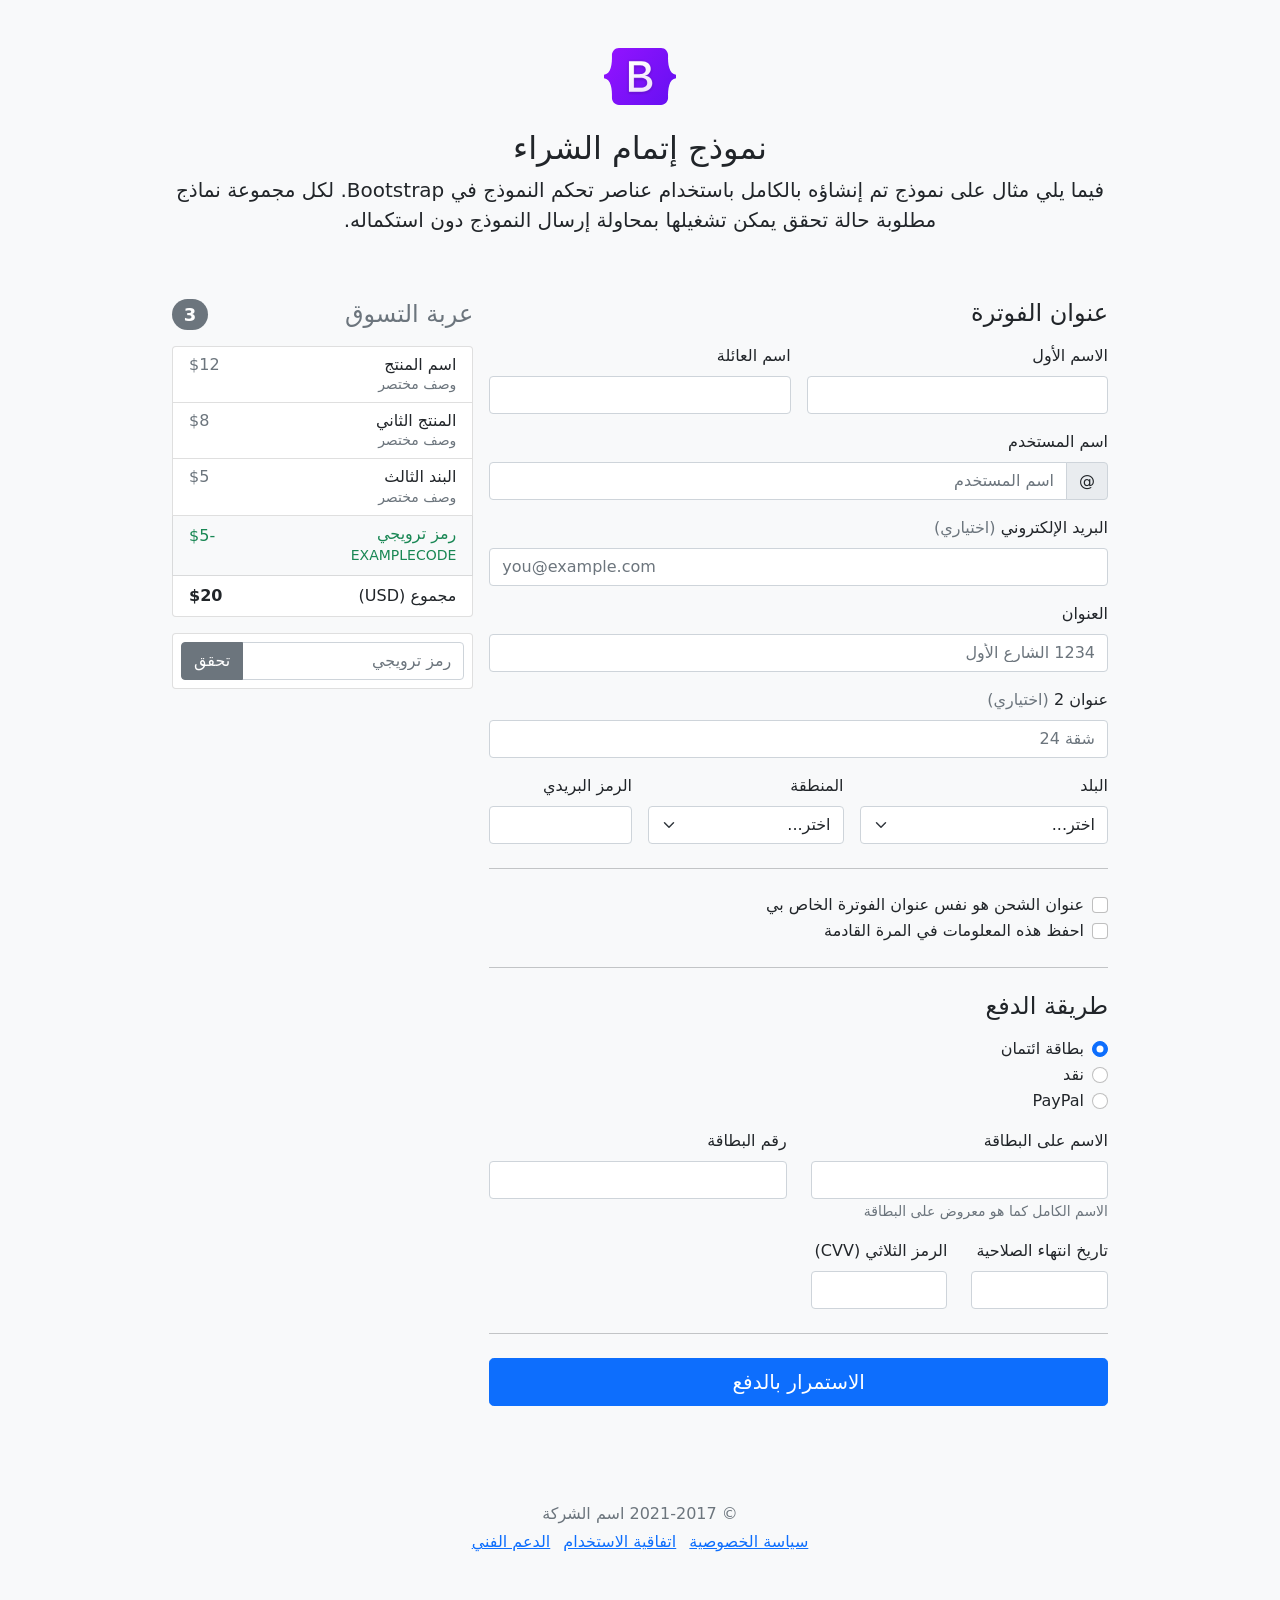
<file: test/checkout-rtl/index.html>
<!doctype html>
<html lang="ar" dir="rtl">
  <head>
    <meta charset="utf-8">
    <meta name="viewport" content="width=device-width, initial-scale=1">
    <meta name="description" content="">
    <meta name="author" content="Mark Otto, Jacob Thornton, and Bootstrap contributors">
    <meta name="generator" content="Hugo 0.84.0">
    <title>مثال إتمام الشراء · Bootstrap v5.0</title>

    <link rel="canonical" href="https://getbootstrap.com/docs/5.0/examples/checkout-rtl/">

    

    <!-- Bootstrap core CSS -->
<link href="../assets/dist/css/bootstrap.rtl.min.css" rel="stylesheet">

    <style>
      .bd-placeholder-img {
        font-size: 1.125rem;
        text-anchor: middle;
        -webkit-user-select: none;
        -moz-user-select: none;
        user-select: none;
      }

      @media (min-width: 768px) {
        .bd-placeholder-img-lg {
          font-size: 3.5rem;
        }
      }
    </style>

    
    <!-- Custom styles for this template -->
    <link href="../checkout/form-validation.css" rel="stylesheet">
  </head>
  <body class="bg-light">
    
<div class="container">
  <main>
    <div class="py-5 text-center">
      <img class="d-block mx-auto mb-4" src="../assets/brand/bootstrap-logo.svg" alt="" width="72" height="57">
      <h2>نموذج إتمام الشراء</h2>
      <p class="lead">فيما يلي مثال على نموذج تم إنشاؤه بالكامل باستخدام عناصر تحكم النموذج في Bootstrap. لكل مجموعة نماذج مطلوبة حالة تحقق يمكن تشغيلها بمحاولة إرسال النموذج دون استكماله.</p>
    </div>

    <div class="row g-3">
      <div class="col-md-5 col-lg-4 order-md-last">
        <h4 class="d-flex justify-content-between align-items-center mb-3">
          <span class="text-muted">عربة التسوق</span>
          <span class="badge bg-secondary rounded-pill">3</span>
        </h4>
        <ul class="list-group mb-3">
          <li class="list-group-item d-flex justify-content-between lh-sm">
            <div>
              <h6 class="my-0">اسم المنتج</h6>
              <small class="text-muted">وصف مختصر</small>
            </div>
            <span class="text-muted">$12</span>
          </li>
          <li class="list-group-item d-flex justify-content-between lh-sm">
            <div>
              <h6 class="my-0">المنتج الثاني</h6>
              <small class="text-muted">وصف مختصر</small>
            </div>
            <span class="text-muted">$8</span>
          </li>
          <li class="list-group-item d-flex justify-content-between lh-sm">
            <div>
              <h6 class="my-0">البند الثالث</h6>
              <small class="text-muted">وصف مختصر</small>
            </div>
            <span class="text-muted">$5</span>
          </li>
          <li class="list-group-item d-flex justify-content-between bg-light">
            <div class="text-success">
              <h6 class="my-0">رمز ترويجي</h6>
              <small>EXAMPLECODE</small>
            </div>
            <span class="text-success">-$5</span>
          </li>
          <li class="list-group-item d-flex justify-content-between">
            <span>مجموع (USD)</span>
            <strong>$20</strong>
          </li>
        </ul>

        <form class="card p-2">
          <div class="input-group">
            <input type="text" class="form-control" placeholder="رمز ترويجي">
            <button type="submit" class="btn btn-secondary">تحقق</button>
          </div>
        </form>
      </div>
      <div class="col-md-7 col-lg-8">
        <h4 class="mb-3">عنوان الفوترة</h4>
        <form class="needs-validation" novalidate>
          <div class="row g-3">
            <div class="col-sm-6">
              <label for="firstName" class="form-label">الاسم الأول</label>
              <input type="text" class="form-control" id="firstName" placeholder="" value="" required>
              <div class="invalid-feedback">
                يرجى إدخال اسم أول صحيح.
              </div>
            </div>

            <div class="col-sm-6">
              <label for="lastName" class="form-label">اسم العائلة</label>
              <input type="text" class="form-control" id="lastName" placeholder="" value="" required>
              <div class="invalid-feedback">
                يرجى إدخال اسم عائلة صحيح.
              </div>
            </div>

            <div class="col-12">
              <label for="username" class="form-label">اسم المستخدم</label>
              <div class="input-group has-validation">
                <span class="input-group-text">@</span>
                <input type="text" class="form-control" id="username" placeholder="اسم المستخدم" required>
              <div class="invalid-feedback">
                اسم المستخدم الخاص بك مطلوب.
                </div>
              </div>
            </div>

            <div class="col-12">
              <label for="email" class="form-label">البريد الإلكتروني <span class="text-muted">(اختياري)</span></label>
              <input type="email" class="form-control" id="email" placeholder="you@example.com">
              <div class="invalid-feedback">
                يرجى إدخال عنوان بريد إلكتروني صحيح لتصلكم تحديثات الشحن.
              </div>
            </div>

            <div class="col-12">
              <label for="address" class="form-label">العنوان</label>
              <input type="text" class="form-control" id="address" placeholder="1234 الشارع الأول" required>
              <div class="invalid-feedback">
                يرجى إدخال عنوان الشحن الخاص بك.
              </div>
            </div>

            <div class="col-12">
              <label for="address2" class="form-label">عنوان 2 <span class="text-muted">(اختياري)</span></label>
              <input type="text" class="form-control" id="address2" placeholder="شقة 24">
            </div>

            <div class="col-md-5">
              <label for="country" class="form-label">البلد</label>
              <select class="form-select" id="country" required>
                <option value="">اختر...</option>
                <option>الولايات المتحدة الأمريكية</option>
              </select>
              <div class="invalid-feedback">
                يرجى اختيار بلد صحيح.
              </div>
            </div>

            <div class="col-md-4">
              <label for="state" class="form-label">المنطقة</label>
              <select class="form-select" id="state" required>
                <option value="">اختر...</option>
                <option>كاليفورنيا</option>
              </select>
              <div class="invalid-feedback">
                يرجى اختيار اسم منطقة صحيح.
              </div>
            </div>

            <div class="col-md-3">
              <label for="zip" class="form-label">الرمز البريدي</label>
              <input type="text" class="form-control" id="zip" placeholder="" required>
              <div class="invalid-feedback">
                الرمز البريدي مطلوب.
              </div>
            </div>
          </div>

          <hr class="my-4">

          <div class="form-check">
            <input type="checkbox" class="form-check-input" id="same-address">
            <label class="form-check-label" for="same-address">عنوان الشحن هو نفس عنوان الفوترة الخاص بي</label>
          </div>

          <div class="form-check">
            <input type="checkbox" class="form-check-input" id="save-info">
            <label class="form-check-label" for="save-info">احفظ هذه المعلومات في المرة القادمة</label>
          </div>

          <hr class="my-4">

          <h4 class="mb-3">طريقة الدفع</h4>

          <div class="my-3">
            <div class="form-check">
              <input id="credit" name="paymentMethod" type="radio" class="form-check-input" checked required>
              <label class="form-check-label" for="credit">بطاقة ائتمان</label>
            </div>
            <div class="form-check">
              <input id="cash" name="paymentMethod" type="radio" class="form-check-input" required>
              <label class="form-check-label" for="cash">نقد</label>
            </div>
            <div class="form-check">
              <input id="paypal" name="paymentMethod" type="radio" class="form-check-input" required>
              <label class="form-check-label" for="paypal">PayPal</label>
            </div>
          </div>

          <div class="row gy-3">
            <div class="col-md-6">
              <label for="cc-name" class="form-label">الاسم على البطاقة</label>
              <input type="text" class="form-control" id="cc-name" placeholder="" required>
              <small class="text-muted">الاسم الكامل كما هو معروض على البطاقة</small>
              <div class="invalid-feedback">
                الاسم على البطاقة مطلوب
              </div>
            </div>

            <div class="col-md-6">
              <label for="cc-number" class="form-label">رقم البطاقة</label>
              <input type="text" class="form-control" id="cc-number" placeholder="" required>
              <div class="invalid-feedback">
                رقم بطاقة الائتمان مطلوب
              </div>
            </div>

            <div class="col-md-3">
              <label for="cc-expiration" class="form-label">تاريخ انتهاء الصلاحية</label>
              <input type="text" class="form-control" id="cc-expiration" placeholder="" required>
              <div class="invalid-feedback">
                تاريخ انتهاء الصلاحية مطلوب
              </div>
            </div>

            <div class="col-md-3">
              <label for="cc-cvv" class="form-label">الرمز الثلاثي (CVV)</label>
              <input type="text" class="form-control" id="cc-cvv" placeholder="" required>
              <div class="invalid-feedback">
                رمز الحماية مطلوب
              </div>
            </div>
          </div>

          <hr class="my-4">

          <button class="w-100 btn btn-primary btn-lg" type="submit">الاستمرار بالدفع</button>
        </form>
      </div>
    </div>
  </main>
  <footer class="my-5 pt-5 text-muted text-center text-small">
    <p class="mb-1">&copy; 2021-2017 اسم الشركة</p>
    <ul class="list-inline">
      <li class="list-inline-item"><a href="#">سياسة الخصوصية</a></li>
      <li class="list-inline-item"><a href="#">اتفاقية الاستخدام</a></li>
      <li class="list-inline-item"><a href="#">الدعم الفني</a></li>
    </ul>
  </footer>
</div>


    <script src="../assets/dist/js/bootstrap.bundle.min.js"></script>

      <script src="../checkout/form-validation.js"></script>
  </body>
</html>
</file>
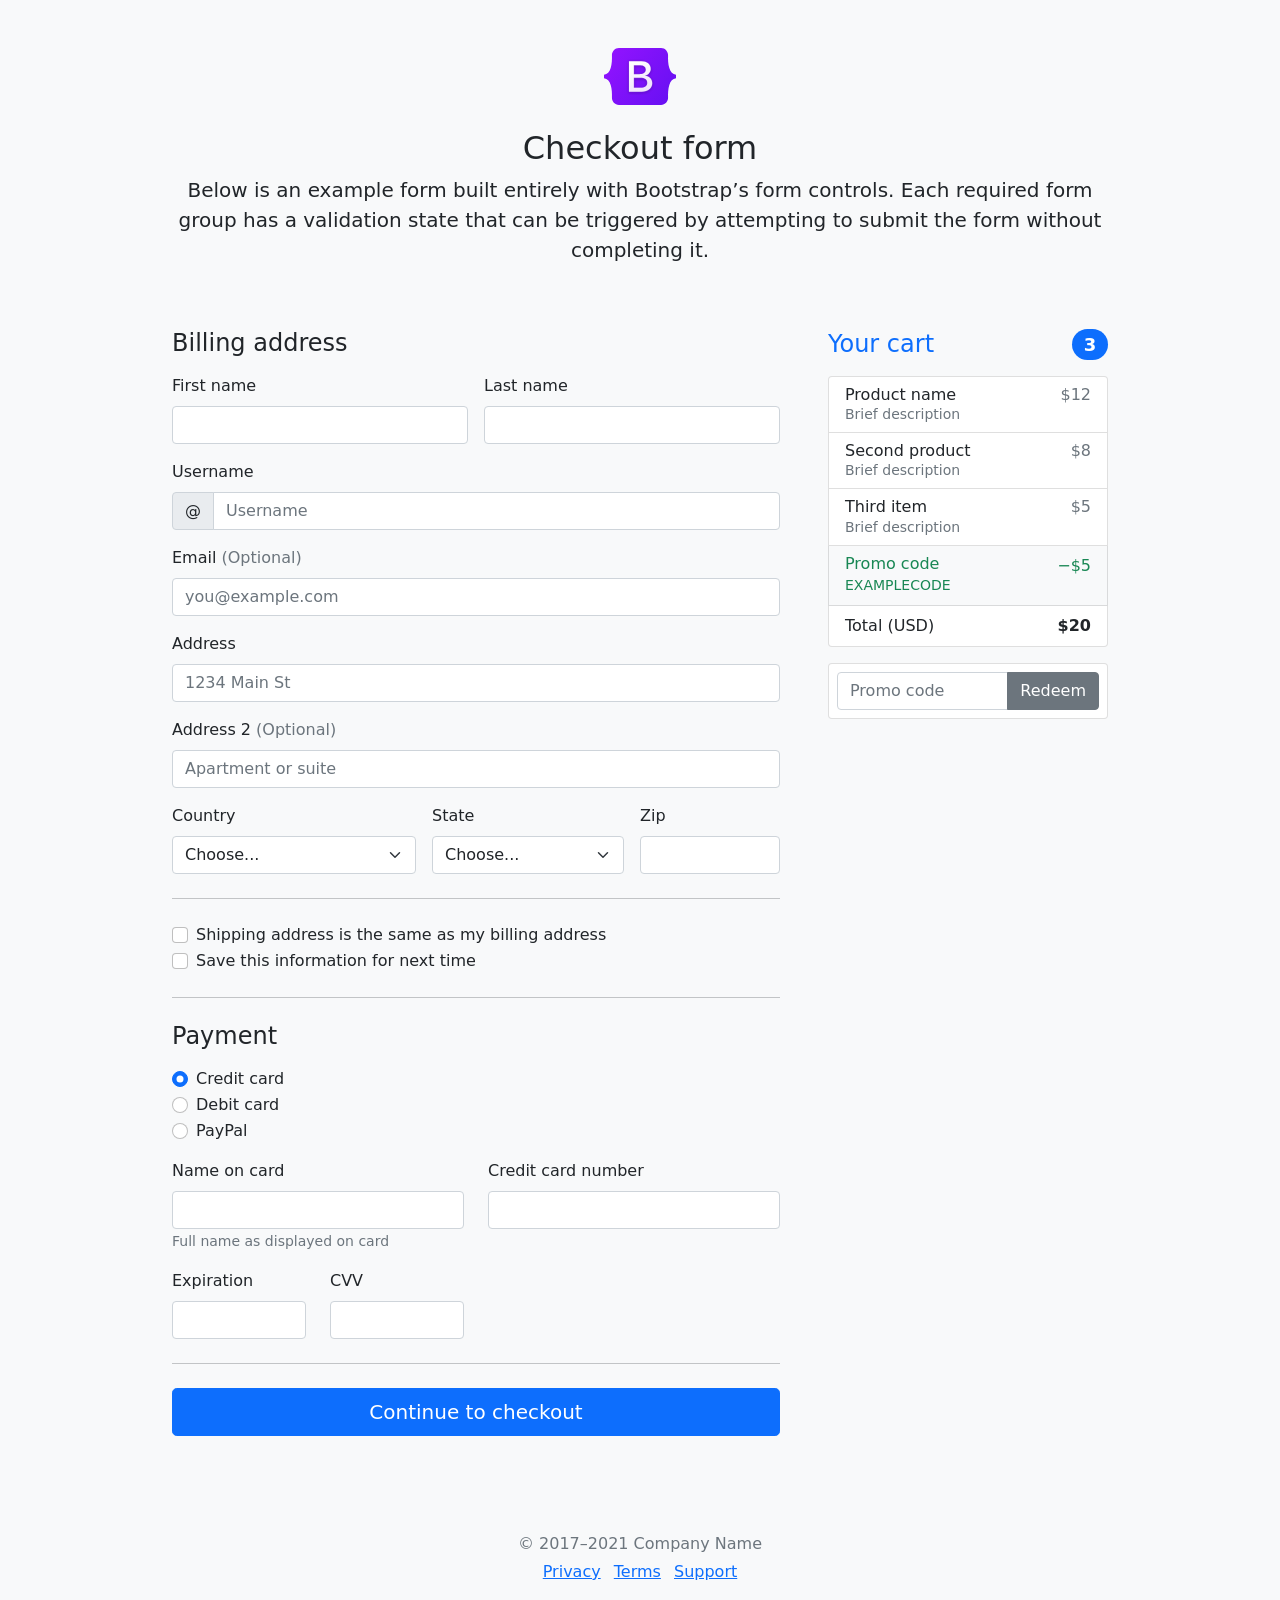
<file: test/checkout/index.html>
<!doctype html>
<html lang="en">
  <head>
    <meta charset="utf-8">
    <meta name="viewport" content="width=device-width, initial-scale=1">
    <meta name="description" content="">
    <meta name="author" content="Mark Otto, Jacob Thornton, and Bootstrap contributors">
    <meta name="generator" content="Hugo 0.84.0">
    <title>Checkout example · Bootstrap v5.0</title>

    <link rel="canonical" href="https://getbootstrap.com/docs/5.0/examples/checkout/">

    

    <!-- Bootstrap core CSS -->
<link href="../assets/dist/css/bootstrap.min.css" rel="stylesheet">

    <style>
      .bd-placeholder-img {
        font-size: 1.125rem;
        text-anchor: middle;
        -webkit-user-select: none;
        -moz-user-select: none;
        user-select: none;
      }

      @media (min-width: 768px) {
        .bd-placeholder-img-lg {
          font-size: 3.5rem;
        }
      }
    </style>

    
    <!-- Custom styles for this template -->
    <link href="form-validation.css" rel="stylesheet">
  </head>
  <body class="bg-light">
    
<div class="container">
  <main>
    <div class="py-5 text-center">
      <img class="d-block mx-auto mb-4" src="../assets/brand/bootstrap-logo.svg" alt="" width="72" height="57">
      <h2>Checkout form</h2>
      <p class="lead">Below is an example form built entirely with Bootstrap’s form controls. Each required form group has a validation state that can be triggered by attempting to submit the form without completing it.</p>
    </div>

    <div class="row g-5">
      <div class="col-md-5 col-lg-4 order-md-last">
        <h4 class="d-flex justify-content-between align-items-center mb-3">
          <span class="text-primary">Your cart</span>
          <span class="badge bg-primary rounded-pill">3</span>
        </h4>
        <ul class="list-group mb-3">
          <li class="list-group-item d-flex justify-content-between lh-sm">
            <div>
              <h6 class="my-0">Product name</h6>
              <small class="text-muted">Brief description</small>
            </div>
            <span class="text-muted">$12</span>
          </li>
          <li class="list-group-item d-flex justify-content-between lh-sm">
            <div>
              <h6 class="my-0">Second product</h6>
              <small class="text-muted">Brief description</small>
            </div>
            <span class="text-muted">$8</span>
          </li>
          <li class="list-group-item d-flex justify-content-between lh-sm">
            <div>
              <h6 class="my-0">Third item</h6>
              <small class="text-muted">Brief description</small>
            </div>
            <span class="text-muted">$5</span>
          </li>
          <li class="list-group-item d-flex justify-content-between bg-light">
            <div class="text-success">
              <h6 class="my-0">Promo code</h6>
              <small>EXAMPLECODE</small>
            </div>
            <span class="text-success">−$5</span>
          </li>
          <li class="list-group-item d-flex justify-content-between">
            <span>Total (USD)</span>
            <strong>$20</strong>
          </li>
        </ul>

        <form class="card p-2">
          <div class="input-group">
            <input type="text" class="form-control" placeholder="Promo code">
            <button type="submit" class="btn btn-secondary">Redeem</button>
          </div>
        </form>
      </div>
      <div class="col-md-7 col-lg-8">
        <h4 class="mb-3">Billing address</h4>
        <form class="needs-validation" novalidate>
          <div class="row g-3">
            <div class="col-sm-6">
              <label for="firstName" class="form-label">First name</label>
              <input type="text" class="form-control" id="firstName" placeholder="" value="" required>
              <div class="invalid-feedback">
                Valid first name is required.
              </div>
            </div>

            <div class="col-sm-6">
              <label for="lastName" class="form-label">Last name</label>
              <input type="text" class="form-control" id="lastName" placeholder="" value="" required>
              <div class="invalid-feedback">
                Valid last name is required.
              </div>
            </div>

            <div class="col-12">
              <label for="username" class="form-label">Username</label>
              <div class="input-group has-validation">
                <span class="input-group-text">@</span>
                <input type="text" class="form-control" id="username" placeholder="Username" required>
              <div class="invalid-feedback">
                  Your username is required.
                </div>
              </div>
            </div>

            <div class="col-12">
              <label for="email" class="form-label">Email <span class="text-muted">(Optional)</span></label>
              <input type="email" class="form-control" id="email" placeholder="you@example.com">
              <div class="invalid-feedback">
                Please enter a valid email address for shipping updates.
              </div>
            </div>

            <div class="col-12">
              <label for="address" class="form-label">Address</label>
              <input type="text" class="form-control" id="address" placeholder="1234 Main St" required>
              <div class="invalid-feedback">
                Please enter your shipping address.
              </div>
            </div>

            <div class="col-12">
              <label for="address2" class="form-label">Address 2 <span class="text-muted">(Optional)</span></label>
              <input type="text" class="form-control" id="address2" placeholder="Apartment or suite">
            </div>

            <div class="col-md-5">
              <label for="country" class="form-label">Country</label>
              <select class="form-select" id="country" required>
                <option value="">Choose...</option>
                <option>United States</option>
              </select>
              <div class="invalid-feedback">
                Please select a valid country.
              </div>
            </div>

            <div class="col-md-4">
              <label for="state" class="form-label">State</label>
              <select class="form-select" id="state" required>
                <option value="">Choose...</option>
                <option>California</option>
              </select>
              <div class="invalid-feedback">
                Please provide a valid state.
              </div>
            </div>

            <div class="col-md-3">
              <label for="zip" class="form-label">Zip</label>
              <input type="text" class="form-control" id="zip" placeholder="" required>
              <div class="invalid-feedback">
                Zip code required.
              </div>
            </div>
          </div>

          <hr class="my-4">

          <div class="form-check">
            <input type="checkbox" class="form-check-input" id="same-address">
            <label class="form-check-label" for="same-address">Shipping address is the same as my billing address</label>
          </div>

          <div class="form-check">
            <input type="checkbox" class="form-check-input" id="save-info">
            <label class="form-check-label" for="save-info">Save this information for next time</label>
          </div>

          <hr class="my-4">

          <h4 class="mb-3">Payment</h4>

          <div class="my-3">
            <div class="form-check">
              <input id="credit" name="paymentMethod" type="radio" class="form-check-input" checked required>
              <label class="form-check-label" for="credit">Credit card</label>
            </div>
            <div class="form-check">
              <input id="debit" name="paymentMethod" type="radio" class="form-check-input" required>
              <label class="form-check-label" for="debit">Debit card</label>
            </div>
            <div class="form-check">
              <input id="paypal" name="paymentMethod" type="radio" class="form-check-input" required>
              <label class="form-check-label" for="paypal">PayPal</label>
            </div>
          </div>

          <div class="row gy-3">
            <div class="col-md-6">
              <label for="cc-name" class="form-label">Name on card</label>
              <input type="text" class="form-control" id="cc-name" placeholder="" required>
              <small class="text-muted">Full name as displayed on card</small>
              <div class="invalid-feedback">
                Name on card is required
              </div>
            </div>

            <div class="col-md-6">
              <label for="cc-number" class="form-label">Credit card number</label>
              <input type="text" class="form-control" id="cc-number" placeholder="" required>
              <div class="invalid-feedback">
                Credit card number is required
              </div>
            </div>

            <div class="col-md-3">
              <label for="cc-expiration" class="form-label">Expiration</label>
              <input type="text" class="form-control" id="cc-expiration" placeholder="" required>
              <div class="invalid-feedback">
                Expiration date required
              </div>
            </div>

            <div class="col-md-3">
              <label for="cc-cvv" class="form-label">CVV</label>
              <input type="text" class="form-control" id="cc-cvv" placeholder="" required>
              <div class="invalid-feedback">
                Security code required
              </div>
            </div>
          </div>

          <hr class="my-4">

          <button class="w-100 btn btn-primary btn-lg" type="submit">Continue to checkout</button>
        </form>
      </div>
    </div>
  </main>

  <footer class="my-5 pt-5 text-muted text-center text-small">
    <p class="mb-1">&copy; 2017–2021 Company Name</p>
    <ul class="list-inline">
      <li class="list-inline-item"><a href="#">Privacy</a></li>
      <li class="list-inline-item"><a href="#">Terms</a></li>
      <li class="list-inline-item"><a href="#">Support</a></li>
    </ul>
  </footer>
</div>


    <script src="../assets/dist/js/bootstrap.bundle.min.js"></script>

      <script src="form-validation.js"></script>
  </body>
</html>
</file>
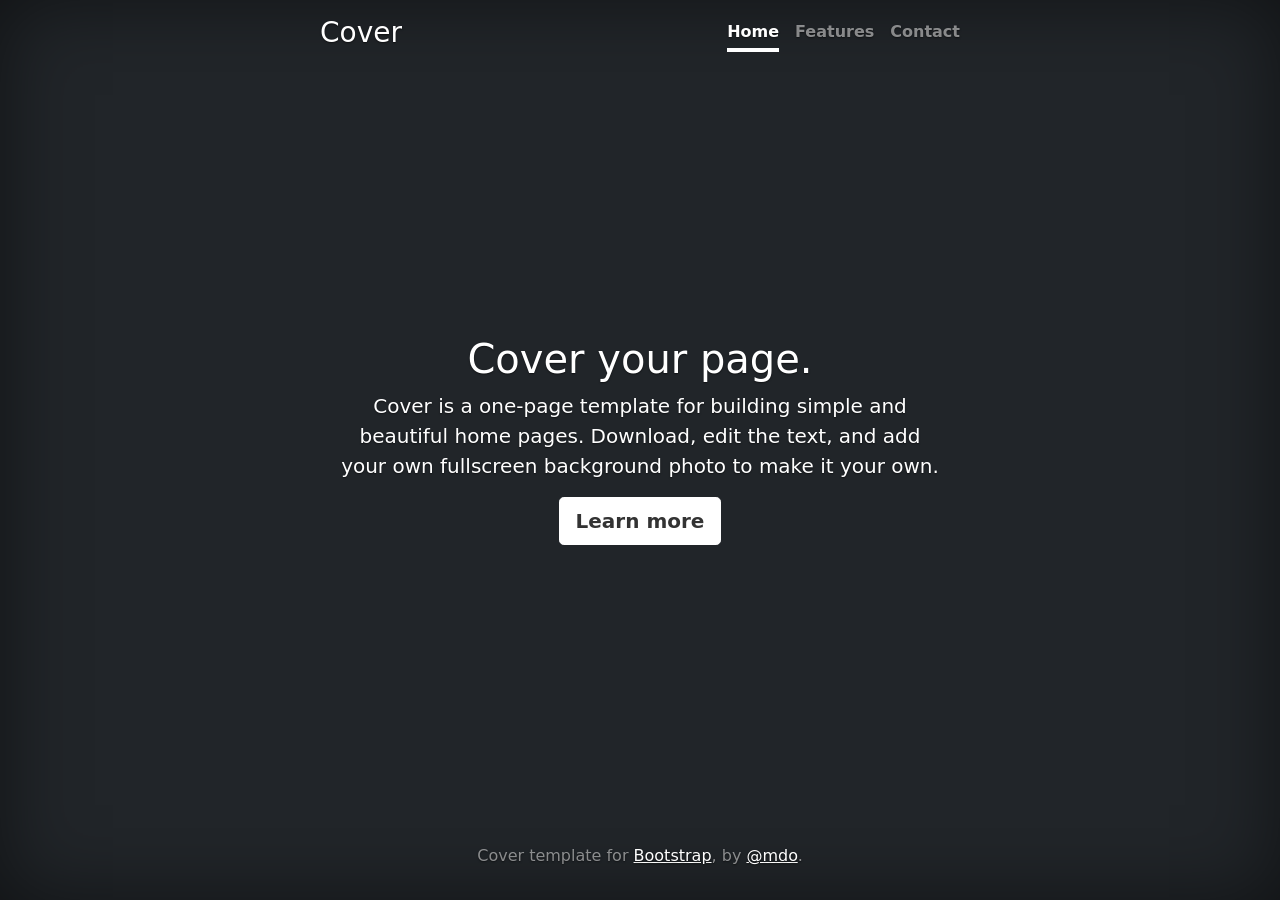
<file: test/cover/index.html>
<!doctype html>
<html lang="en" class="h-100">
  <head>
    <meta charset="utf-8">
    <meta name="viewport" content="width=device-width, initial-scale=1">
    <meta name="description" content="">
    <meta name="author" content="Mark Otto, Jacob Thornton, and Bootstrap contributors">
    <meta name="generator" content="Hugo 0.84.0">
    <title>Cover Template · Bootstrap v5.0</title>

    <link rel="canonical" href="https://getbootstrap.com/docs/5.0/examples/cover/">

    

    <!-- Bootstrap core CSS -->
<link href="../assets/dist/css/bootstrap.min.css" rel="stylesheet">

    <style>
      .bd-placeholder-img {
        font-size: 1.125rem;
        text-anchor: middle;
        -webkit-user-select: none;
        -moz-user-select: none;
        user-select: none;
      }

      @media (min-width: 768px) {
        .bd-placeholder-img-lg {
          font-size: 3.5rem;
        }
      }
    </style>

    
    <!-- Custom styles for this template -->
    <link href="cover.css" rel="stylesheet">
  </head>
  <body class="d-flex h-100 text-center text-white bg-dark">
    
<div class="cover-container d-flex w-100 h-100 p-3 mx-auto flex-column">
  <header class="mb-auto">
    <div>
      <h3 class="float-md-start mb-0">Cover</h3>
      <nav class="nav nav-masthead justify-content-center float-md-end">
        <a class="nav-link active" aria-current="page" href="#">Home</a>
        <a class="nav-link" href="#">Features</a>
        <a class="nav-link" href="#">Contact</a>
      </nav>
    </div>
  </header>

  <main class="px-3">
    <h1>Cover your page.</h1>
    <p class="lead">Cover is a one-page template for building simple and beautiful home pages. Download, edit the text, and add your own fullscreen background photo to make it your own.</p>
    <p class="lead">
      <a href="#" class="btn btn-lg btn-secondary fw-bold border-white bg-white">Learn more</a>
    </p>
  </main>

  <footer class="mt-auto text-white-50">
    <p>Cover template for <a href="https://getbootstrap.com/" class="text-white">Bootstrap</a>, by <a href="https://twitter.com/mdo" class="text-white">@mdo</a>.</p>
  </footer>
</div>


    
  </body>
</html>
</file>
<file: style.css>
.sample {
    position: fixed;
    top: 0px;
    left: 0px;
    width: 100%;
    height: 100%;
    background: #000000;
    z-index: -1;
}
.sample li {
    position: absolute;
    top: 0px;
    left: 0px;
    width: 100%;
    height: 100%;
    background-size: cover;
    background-position: 50% 50%;
    background-repeat: none;
    opacity: 0;
    -webkit-animation: anime 40s linear 0s infinite ;
    animation: anime 40s linear 0s infinite ;
}
.sample li:nth-child(1) { 
    background-image: url(background1.jpg)   /* 背景画像を入力して下さい */
}
.sample li:nth-child(2) {
    background-image: url(background2.png);
    -webkit-animation-delay: 10s;
    animation-delay: 10s;
}
.sample li:nth-child(3) {
    background-image: url(background3.png);
    -webkit-animation-delay: 20s;
    animation-delay: 20s;
}
.sample li:nth-child(4) {
    background-image: url(background4.png);
    -webkit-animation-delay: 30s;
    animation-delay: 30s;
}
@-webkit-keyframes anime { 
    0% {
        -webkit-animation-timing-function: ease-in;
        opacity: 0;
    }
    10% {
        -webkit-transform: scale(1.1);
        opacity: 1;
    }
    40% {
        -webkit-transform: scale(1.2);
            -webkit-animation-timing-function: ease-out;
        opacity: 1;
    }
    50% {
        -webkit-transform: scale(1.3);
        opacity: 0;
    }
    100% { opacity: 0 }
}
@keyframes anime { 
    0% {
        animation-timing-function: ease-in;
        opacity: 0;
    }
    10% {
        transform: scale(1.1);
        opacity: 1;
    }
    40% {
        transform: scale(1.2);
            animation-timing-function: ease-out;
        opacity: 1;
    }
    50% {
        transform: scale(1.3);
        opacity: 0;
    }
    100% { opacity: 0 }
}
/* From uiverse.io */
button {
    --glow-color: rgb(217, 176, 255);
    --glow-spread-color: rgba(191, 123, 255, 0.781);
    --enhanced-glow-color: rgb(231, 206, 255);
    --btn-color: rgb(100, 61, 136);
    margin-right: 10px;
    justify-content:center;
    border: .25em solid var(--glow-color);
    padding: 1em 3em;
    color: var(--glow-color);
    font-size: 15px;
    font-weight: bold;
    background-color: var(--btn-color);
    border-radius: 1em;
    outline: none;
    box-shadow: 0 0 1em .25em var(--glow-color),
           0 0 4em 1em var(--glow-spread-color),
           inset 0 0 .75em .25em var(--glow-color);
    text-shadow: 0 0 .5em var(--glow-color);
    position: relative;
    transition: all 0.3s;
   }
   
   button::after {
    pointer-events: none;
    content: "";
    position: absolute;
    top: 120%;
    left: 0;
    height: 100%;
    width: 100%;
    background-color: var(--glow-spread-color);
    filter: blur(2em);
    opacity: .7;
    transform: perspective(1.5em) rotateX(35deg) scale(1, .6);
   }
   
   button:hover {
    color: var(--btn-color);
    background-color: var(--glow-color);
    box-shadow: 0 0 1em .25em var(--glow-color),
           0 0 4em 2em var(--glow-spread-color),
           inset 0 0 .75em .25em var(--glow-color);
   }
   
   button:active {
    box-shadow: 0 0 0.6em .25em var(--glow-color),
           0 0 2.5em 2em var(--glow-spread-color),
           inset 0 0 .5em .25em var(--glow-color);
   }  

   
a.space{
    font-size: 12em;
}   

.main{
 text-align: center;
}
</file>
<file: test/blog/blog.rtl.css>
/* stylelint-disable selector-list-comma-newline-after */

.blog-header {
  line-height: 1;
  border-bottom: 1px solid #e5e5e5;
}

.blog-header-logo {
  font-family: Amiri, Georgia, "Times New Roman", serif;
  font-size: 2.25rem;
}

.blog-header-logo:hover {
  text-decoration: none;
}

h1, h2, h3, h4, h5, h6 {
  font-family: Amiri, Georgia, "Times New Roman", serif;
}

.display-4 {
  font-size: 2.5rem;
}
@media (min-width: 768px) {
  .display-4 {
    font-size: 3rem;
  }
}

.nav-scroller {
  position: relative;
  z-index: 2;
  height: 2.75rem;
  overflow-y: hidden;
}

.nav-scroller .nav {
  display: flex;
  flex-wrap: nowrap;
  padding-bottom: 1rem;
  margin-top: -1px;
  overflow-x: auto;
  text-align: center;
  white-space: nowrap;
  -webkit-overflow-scrolling: touch;
}

.nav-scroller .nav-link {
  padding-top: .75rem;
  padding-bottom: .75rem;
  font-size: .875rem;
}

.card-img-right {
  height: 100%;
  border-radius: 3px 0 0 3px;
}

.flex-auto {
  flex: 0 0 auto;
}

.h-250 { height: 250px; }
@media (min-width: 768px) {
  .h-md-250 { height: 250px; }
}

/* Pagination */
.blog-pagination {
  margin-bottom: 4rem;
}
.blog-pagination > .btn {
  border-radius: 2rem;
}

/*
 * Blog posts
 */
.blog-post {
  margin-bottom: 4rem;
}
.blog-post-title {
  margin-bottom: .25rem;
  font-size: 2.5rem;
}
.blog-post-meta {
  margin-bottom: 1.25rem;
  color: #727272;
}

/*
 * Footer
 */
.blog-footer {
  padding: 2.5rem 0;
  color: #727272;
  text-align: center;
  background-color: #f9f9f9;
  border-top: .05rem solid #e5e5e5;
}
.blog-footer p:last-child {
  margin-bottom: 0;
}
</file>
<file: test/blog/blog.css>
/* stylelint-disable selector-list-comma-newline-after */

.blog-header {
  line-height: 1;
  border-bottom: 1px solid #e5e5e5;
}

.blog-header-logo {
  font-family: "Playfair Display", Georgia, "Times New Roman", serif/*rtl:Amiri, Georgia, "Times New Roman", serif*/;
  font-size: 2.25rem;
}

.blog-header-logo:hover {
  text-decoration: none;
}

h1, h2, h3, h4, h5, h6 {
  font-family: "Playfair Display", Georgia, "Times New Roman", serif/*rtl:Amiri, Georgia, "Times New Roman", serif*/;
}

.display-4 {
  font-size: 2.5rem;
}
@media (min-width: 768px) {
  .display-4 {
    font-size: 3rem;
  }
}

.nav-scroller {
  position: relative;
  z-index: 2;
  height: 2.75rem;
  overflow-y: hidden;
}

.nav-scroller .nav {
  display: flex;
  flex-wrap: nowrap;
  padding-bottom: 1rem;
  margin-top: -1px;
  overflow-x: auto;
  text-align: center;
  white-space: nowrap;
  -webkit-overflow-scrolling: touch;
}

.nav-scroller .nav-link {
  padding-top: .75rem;
  padding-bottom: .75rem;
  font-size: .875rem;
}

.card-img-right {
  height: 100%;
  border-radius: 0 3px 3px 0;
}

.flex-auto {
  flex: 0 0 auto;
}

.h-250 { height: 250px; }
@media (min-width: 768px) {
  .h-md-250 { height: 250px; }
}

/* Pagination */
.blog-pagination {
  margin-bottom: 4rem;
}
.blog-pagination > .btn {
  border-radius: 2rem;
}

/*
 * Blog posts
 */
.blog-post {
  margin-bottom: 4rem;
}
.blog-post-title {
  margin-bottom: .25rem;
  font-size: 2.5rem;
}
.blog-post-meta {
  margin-bottom: 1.25rem;
  color: #727272;
}

/*
 * Footer
 */
.blog-footer {
  padding: 2.5rem 0;
  color: #727272;
  text-align: center;
  background-color: #f9f9f9;
  border-top: .05rem solid #e5e5e5;
}
.blog-footer p:last-child {
  margin-bottom: 0;
}
</file>
<file: test/carousel/carousel.rtl.css>
/* GLOBAL STYLES
-------------------------------------------------- */
/* Padding below the footer and lighter body text */

body {
  padding-top: 3rem;
  padding-bottom: 3rem;
  color: #5a5a5a;
}


/* CUSTOMIZE THE CAROUSEL
-------------------------------------------------- */

/* Carousel base class */
.carousel {
  margin-bottom: 4rem;
}
/* Since positioning the image, we need to help out the caption */
.carousel-caption {
  bottom: 3rem;
  z-index: 10;
}

/* Declare heights because of positioning of img element */
.carousel-item {
  height: 32rem;
}
.carousel-item > img {
  position: absolute;
  top: 0;
  right: 0;
  min-width: 100%;
  height: 32rem;
}


/* MARKETING CONTENT
-------------------------------------------------- */

/* Center align the text within the three columns below the carousel */
.marketing .col-lg-4 {
  margin-bottom: 1.5rem;
  text-align: center;
}
.marketing h2 {
  font-weight: 400;
}
.marketing .col-lg-4 p {
  margin-right: .75rem;
  margin-left: .75rem;
}


/* Featurettes
------------------------- */

.featurette-divider {
  margin: 5rem 0; /* Space out the Bootstrap <hr> more */
}

/* Thin out the marketing headings */
.featurette-heading {
  font-weight: 300;
  line-height: 1;
}


/* RESPONSIVE CSS
-------------------------------------------------- */

@media (min-width: 40em) {
  /* Bump up size of carousel content */
  .carousel-caption p {
    margin-bottom: 1.25rem;
    font-size: 1.25rem;
    line-height: 1.4;
  }

  .featurette-heading {
    font-size: 50px;
  }
}

@media (min-width: 62em) {
  .featurette-heading {
    margin-top: 7rem;
  }
}
</file>
<file: test/carousel/carousel.css>
/* GLOBAL STYLES
-------------------------------------------------- */
/* Padding below the footer and lighter body text */

body {
  padding-top: 3rem;
  padding-bottom: 3rem;
  color: #5a5a5a;
}


/* CUSTOMIZE THE CAROUSEL
-------------------------------------------------- */

/* Carousel base class */
.carousel {
  margin-bottom: 4rem;
}
/* Since positioning the image, we need to help out the caption */
.carousel-caption {
  bottom: 3rem;
  z-index: 10;
}

/* Declare heights because of positioning of img element */
.carousel-item {
  height: 32rem;
}
.carousel-item > img {
  position: absolute;
  top: 0;
  left: 0;
  min-width: 100%;
  height: 32rem;
}


/* MARKETING CONTENT
-------------------------------------------------- */

/* Center align the text within the three columns below the carousel */
.marketing .col-lg-4 {
  margin-bottom: 1.5rem;
  text-align: center;
}
.marketing h2 {
  font-weight: 400;
}
/* rtl:begin:ignore */
.marketing .col-lg-4 p {
  margin-right: .75rem;
  margin-left: .75rem;
}
/* rtl:end:ignore */


/* Featurettes
------------------------- */

.featurette-divider {
  margin: 5rem 0; /* Space out the Bootstrap <hr> more */
}

/* Thin out the marketing headings */
.featurette-heading {
  font-weight: 300;
  line-height: 1;
  /* rtl:remove */
  letter-spacing: -.05rem;
}


/* RESPONSIVE CSS
-------------------------------------------------- */

@media (min-width: 40em) {
  /* Bump up size of carousel content */
  .carousel-caption p {
    margin-bottom: 1.25rem;
    font-size: 1.25rem;
    line-height: 1.4;
  }

  .featurette-heading {
    font-size: 50px;
  }
}

@media (min-width: 62em) {
  .featurette-heading {
    margin-top: 7rem;
  }
}
</file>
<file: test/checkout/form-validation.css>
.container {
  max-width: 960px;
}
</file>
<file: test/cover/cover.css>
/*
 * Globals
 */


/* Custom default button */
.btn-secondary,
.btn-secondary:hover,
.btn-secondary:focus {
  color: #333;
  text-shadow: none; /* Prevent inheritance from `body` */
}


/*
 * Base structure
 */

body {
  text-shadow: 0 .05rem .1rem rgba(0, 0, 0, .5);
  box-shadow: inset 0 0 5rem rgba(0, 0, 0, .5);
}

.cover-container {
  max-width: 42em;
}


/*
 * Header
 */

.nav-masthead .nav-link {
  padding: .25rem 0;
  font-weight: 700;
  color: rgba(255, 255, 255, .5);
  background-color: transparent;
  border-bottom: .25rem solid transparent;
}

.nav-masthead .nav-link:hover,
.nav-masthead .nav-link:focus {
  border-bottom-color: rgba(255, 255, 255, .25);
}

.nav-masthead .nav-link + .nav-link {
  margin-left: 1rem;
}

.nav-masthead .active {
  color: #fff;
  border-bottom-color: #fff;
}
</file>
<file: test/cheatsheet/cheatsheet.rtl.css>
body {
  scroll-behavior: smooth;
}

/**
 * Bootstrap "Journal code" icon
 * @link https://icons.getbootstrap.com/icons/journal-code/
 */
.bd-heading a::before {
  display: inline-block;
  width: 1em;
  height: 1em;
  margin-left: .25rem;
  content: "";
  background-image: url("data:image/svg+xml,%3Csvg xmlns='http://www.w3.org/2000/svg' fill='%25230d6efd' viewBox='0 0 16 16'%3E%3Cpath d='M4 1h8a2 2 0 0 1 2 2v10a2 2 0 0 1-2 2H4a2 2 0 0 1-2-2h1a1 1 0 0 0 1 1h8a1 1 0 0 0 1-1V3a1 1 0 0 0-1-1H4a1 1 0 0 0-1 1H2a2 2 0 0 1 2-2z'/%3E%3Cpath d='M2 5v-.5a.5.5 0 0 1 1 0V5h.5a.5.5 0 0 1 0 1h-2a.5.5 0 0 1 0-1H2zm0 3v-.5a.5.5 0 0 1 1 0V8h.5a.5.5 0 0 1 0 1h-2a.5.5 0 0 1 0-1H2zm0 3v-.5a.5.5 0 0 1 1 0v.5h.5a.5.5 0 0 1 0 1h-2a.5.5 0 0 1 0-1H2z'/%3E%3Cpath fill-rule='evenodd' d='M8.646 5.646a.5.5 0 0 1 .708 0l2 2a.5.5 0 0 1 0 .708l-2 2a.5.5 0 0 1-.708-.708L10.293 8 8.646 6.354a.5.5 0 0 1 0-.708zm-1.292 0a.5.5 0 0 0-.708 0l-2 2a.5.5 0 0 0 0 .708l2 2a.5.5 0 0 0 .708-.708L5.707 8l1.647-1.646a.5.5 0 0 0 0-.708z'/%3E%3C/svg%3E");
  background-size: 1em;
}

/* stylelint-disable-next-line selector-max-universal */
.bd-heading + div > * + * {
  margin-top: 3rem;
}

/* Table of contents */
.bd-aside a {
  padding: .1875rem .5rem;
  margin-top: .125rem;
  margin-right: .3125rem;
  color: rgba(0, 0, 0, .65);
  text-decoration: none;
}

.bd-aside a:hover,
.bd-aside a:focus {
  color: rgba(0, 0, 0, .85);
  background-color: rgba(121, 82, 179, .1);
}

.bd-aside .active {
  font-weight: 600;
  color: rgba(0, 0, 0, .85);
}

.bd-aside .btn {
  padding: .25rem .5rem;
  font-weight: 600;
  color: rgba(0, 0, 0, .65);
  border: 0;
}

.bd-aside .btn:hover,
.bd-aside .btn:focus {
  color: rgba(0, 0, 0, .85);
  background-color: rgba(121, 82, 179, .1);
}

.bd-aside .btn:focus {
  box-shadow: 0 0 0 1px rgba(121, 82, 179, .7);
}

.bd-aside .btn::before {
  width: 1.25em;
  line-height: 0;
  content: url("data:image/svg+xml,%3csvg xmlns='http://www.w3.org/2000/svg' width='16' height='16' viewBox='0 0 16 16'%3e%3cpath fill='none' stroke='rgba%280,0,0,.5%29' stroke-linecap='round' stroke-linejoin='round' stroke-width='2' d='M5 14l6-6-6-6'/%3e%3c/svg%3e");
  transition: transform .35s ease;
  transform: rotate(180deg) translateX(-2px);
  transform-origin: .5em 50%;
}

.bd-aside .btn[aria-expanded="true"]::before {
  transform: rotate(90deg);
}


/* Examples */
.scrollspy-example {
  position: relative;
  height: 200px;
  margin-top: .5rem;
  overflow: auto;
}

[id="modal"] .bd-example .btn,
[id="buttons"] .bd-example .btn,
[id="tooltips"] .bd-example .btn,
[id="popovers"] .bd-example .btn,
[id="dropdowns"] .bd-example .btn-group,
[id="dropdowns"] .bd-example .dropdown,
[id="dropdowns"] .bd-example .dropup,
[id="dropdowns"] .bd-example .dropend,
[id="dropdowns"] .bd-example .dropstart {
  margin: 0 0 1rem 1rem;
}

/* Layout */
@media (min-width: 1200px) {
  body {
    display: grid;
    gap: 1rem;
    grid-template-columns: 1fr 4fr 1fr;
    grid-template-rows: auto;
  }

  .bd-header {
    position: fixed;
    top: 0;
    right: 0;
    left: 0;
    z-index: 1030;
    grid-column: 1 / span 3;
  }

  .bd-aside,
  .bd-cheatsheet {
    padding-top: 4rem;
  }

  /**
   * 1. Too bad only Firefox supports subgrids ATM
   */
  .bd-cheatsheet,
  .bd-cheatsheet section,
  .bd-cheatsheet article {
    display: inherit; /* 1 */
    gap: inherit; /* 1 */
    grid-template-columns: 1fr 4fr;
    grid-column: 1 / span 2;
    grid-template-rows: auto;
  }

  .bd-aside {
    grid-area: 1 / 3;
    scroll-margin-top: 4rem;
  }

  .bd-cheatsheet section,
  .bd-cheatsheet section > h2 {
    top: 2rem;
    scroll-margin-top: 2rem;
  }

  .bd-cheatsheet section > h2::before {
    position: absolute;
    top: 0;
    right: 0;
    bottom: -2rem;
    left: 0;
    z-index: -1;
    content: "";
    background-image: linear-gradient(to bottom, rgba(255, 255, 255, 1) calc(100% - 3rem), rgba(255, 255, 255, .01));
  }

  .bd-cheatsheet article,
  .bd-cheatsheet .bd-heading {
    top: 8rem;
    scroll-margin-top: 8rem;
  }

  .bd-cheatsheet .bd-heading {
    z-index: 1;
  }
}
</file>
<file: test/cheatsheet/cheatsheet.css>
body {
  scroll-behavior: smooth;
}

/**
 * Bootstrap "Journal code" icon
 * @link https://icons.getbootstrap.com/icons/journal-code/
 */
.bd-heading a::before {
  display: inline-block;
  width: 1em;
  height: 1em;
  margin-right: .25rem;
  content: "";
  background-image: url("data:image/svg+xml,%3Csvg xmlns='http://www.w3.org/2000/svg' fill='%25230d6efd' viewBox='0 0 16 16'%3E%3Cpath d='M4 1h8a2 2 0 0 1 2 2v10a2 2 0 0 1-2 2H4a2 2 0 0 1-2-2h1a1 1 0 0 0 1 1h8a1 1 0 0 0 1-1V3a1 1 0 0 0-1-1H4a1 1 0 0 0-1 1H2a2 2 0 0 1 2-2z'/%3E%3Cpath d='M2 5v-.5a.5.5 0 0 1 1 0V5h.5a.5.5 0 0 1 0 1h-2a.5.5 0 0 1 0-1H2zm0 3v-.5a.5.5 0 0 1 1 0V8h.5a.5.5 0 0 1 0 1h-2a.5.5 0 0 1 0-1H2zm0 3v-.5a.5.5 0 0 1 1 0v.5h.5a.5.5 0 0 1 0 1h-2a.5.5 0 0 1 0-1H2z'/%3E%3Cpath fill-rule='evenodd' d='M8.646 5.646a.5.5 0 0 1 .708 0l2 2a.5.5 0 0 1 0 .708l-2 2a.5.5 0 0 1-.708-.708L10.293 8 8.646 6.354a.5.5 0 0 1 0-.708zm-1.292 0a.5.5 0 0 0-.708 0l-2 2a.5.5 0 0 0 0 .708l2 2a.5.5 0 0 0 .708-.708L5.707 8l1.647-1.646a.5.5 0 0 0 0-.708z'/%3E%3C/svg%3E");
  background-size: 1em;
}

/* stylelint-disable-next-line selector-max-universal */
.bd-heading + div > * + * {
  margin-top: 3rem;
}

/* Table of contents */
.bd-aside a {
  padding: .1875rem .5rem;
  margin-top: .125rem;
  margin-left: .3125rem;
  color: rgba(0, 0, 0, .65);
  text-decoration: none;
}

.bd-aside a:hover,
.bd-aside a:focus {
  color: rgba(0, 0, 0, .85);
  background-color: rgba(121, 82, 179, .1);
}

.bd-aside .active {
  font-weight: 600;
  color: rgba(0, 0, 0, .85);
}

.bd-aside .btn {
  padding: .25rem .5rem;
  font-weight: 600;
  color: rgba(0, 0, 0, .65);
  border: 0;
}

.bd-aside .btn:hover,
.bd-aside .btn:focus {
  color: rgba(0, 0, 0, .85);
  background-color: rgba(121, 82, 179, .1);
}

.bd-aside .btn:focus {
  box-shadow: 0 0 0 1px rgba(121, 82, 179, .7);
}

.bd-aside .btn::before {
  width: 1.25em;
  line-height: 0;
  content: url("data:image/svg+xml,%3csvg xmlns='http://www.w3.org/2000/svg' width='16' height='16' viewBox='0 0 16 16'%3e%3cpath fill='none' stroke='rgba%280,0,0,.5%29' stroke-linecap='round' stroke-linejoin='round' stroke-width='2' d='M5 14l6-6-6-6'/%3e%3c/svg%3e");
  transition: transform .35s ease;

  /* rtl:raw:
  transform: rotate(180deg) translateX(-2px);
  */
  transform-origin: .5em 50%;
}

.bd-aside .btn[aria-expanded="true"]::before {
  transform: rotate(90deg)/* rtl:ignore */;
}


/* Examples */
.scrollspy-example {
  position: relative;
  height: 200px;
  margin-top: .5rem;
  overflow: auto;
}

[id="modal"] .bd-example .btn,
[id="buttons"] .bd-example .btn,
[id="tooltips"] .bd-example .btn,
[id="popovers"] .bd-example .btn,
[id="dropdowns"] .bd-example .btn-group,
[id="dropdowns"] .bd-example .dropdown,
[id="dropdowns"] .bd-example .dropup,
[id="dropdowns"] .bd-example .dropend,
[id="dropdowns"] .bd-example .dropstart {
  margin: 0 1rem 1rem 0;
}

/* Layout */
@media (min-width: 1200px) {
  body {
    display: grid;
    gap: 1rem;
    grid-template-columns: 1fr 4fr 1fr;
    grid-template-rows: auto;
  }

  .bd-header {
    position: fixed;
    top: 0;
    /* rtl:begin:ignore */
    right: 0;
    left: 0;
    /* rtl:end:ignore */
    z-index: 1030;
    grid-column: 1 / span 3;
  }

  .bd-aside,
  .bd-cheatsheet {
    padding-top: 4rem;
  }

  /**
   * 1. Too bad only Firefox supports subgrids ATM
   */
  .bd-cheatsheet,
  .bd-cheatsheet section,
  .bd-cheatsheet article {
    display: inherit; /* 1 */
    gap: inherit; /* 1 */
    grid-template-columns: 1fr 4fr;
    grid-column: 1 / span 2;
    grid-template-rows: auto;
  }

  .bd-aside {
    grid-area: 1 / 3;
    scroll-margin-top: 4rem;
  }

  .bd-cheatsheet section,
  .bd-cheatsheet section > h2 {
    top: 2rem;
    scroll-margin-top: 2rem;
  }

  .bd-cheatsheet section > h2::before {
    position: absolute;
    /* rtl:begin:ignore */
    top: 0;
    right: 0;
    bottom: -2rem;
    left: 0;
    /* rtl:end:ignore */
    z-index: -1;
    content: "";
    background-image: linear-gradient(to bottom, rgba(255, 255, 255, 1) calc(100% - 3rem), rgba(255, 255, 255, .01));
  }

  .bd-cheatsheet article,
  .bd-cheatsheet .bd-heading {
    top: 8rem;
    scroll-margin-top: 8rem;
  }

  .bd-cheatsheet .bd-heading {
    z-index: 1;
  }
}
</file>
